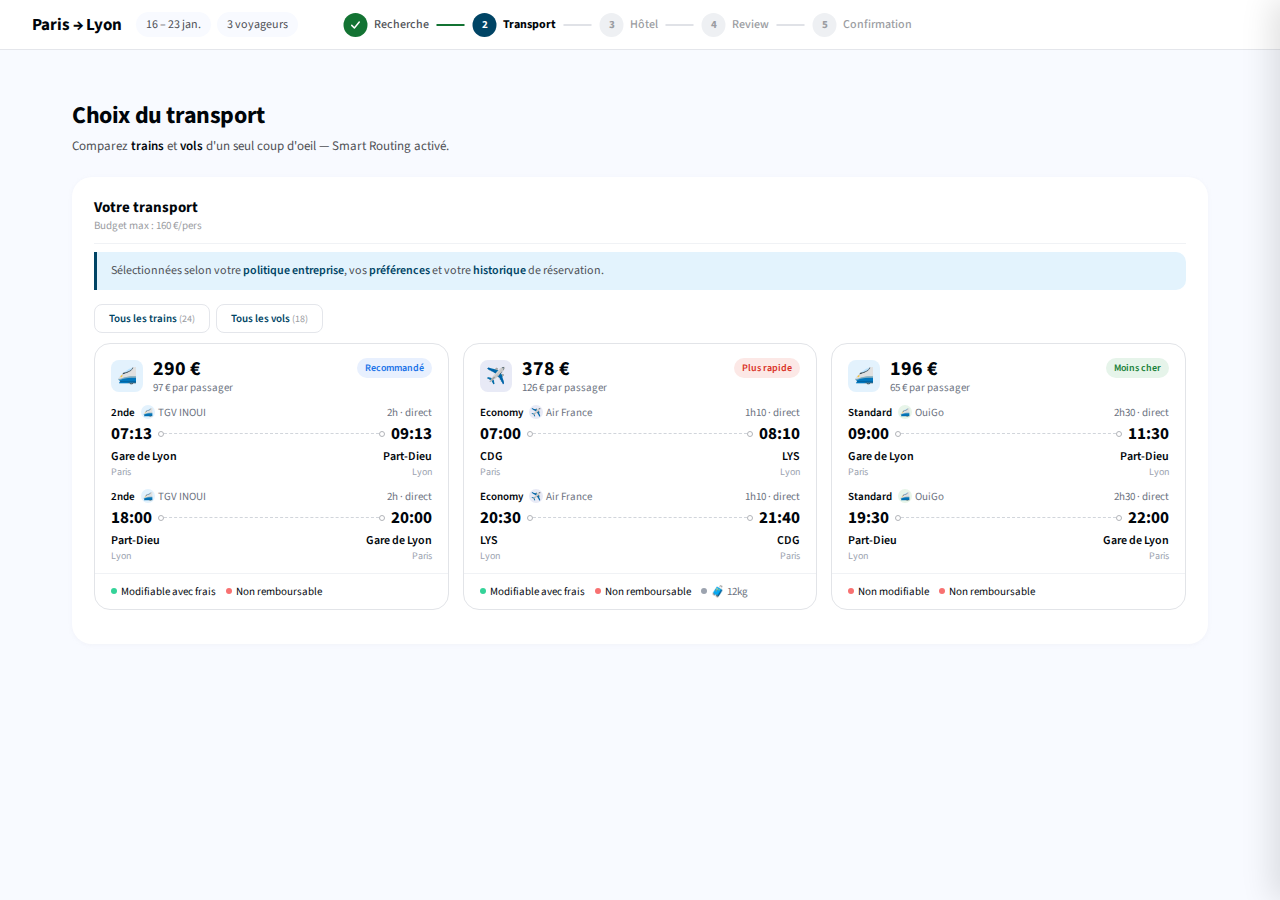
<file: index.html>
<!DOCTYPE html>
<html lang="fr">
<head>
<meta charset="UTF-8">
<meta name="viewport" content="width=device-width, initial-scale=1.0">
<title>V1 — Drawer Flow — Transport → Hôtel → Review & Options</title>
<link rel="stylesheet" href="v1-styles.css">
</head>
<body>

<!-- HEADER -->
<div class="header">
  <div class="header-left">
    <div class="header-destination">Paris → Lyon</div>
    <div class="header-pills">
      <span class="header-pill">16 – 23 jan.</span>
      <span class="header-pill">3 voyageurs</span>
    </div>
  </div>
  <div class="wf-stepper" id="stepper">
    <div class="wf-step done" id="st-search" onclick="goToStep('transport')">
      <div class="wf-step-circle"><svg width="12" height="12" viewBox="0 0 16 16" fill="none"><path d="M3 8.5L6.5 12L13 4" stroke="white" stroke-width="2" stroke-linecap="round" stroke-linejoin="round"/></svg></div>
      <span class="wf-step-label">Recherche</span>
    </div>
    <div class="wf-line done"></div>
    <div class="wf-step active" id="st-transport">
      <div class="wf-step-circle">2</div>
      <span class="wf-step-label">Transport</span>
    </div>
    <div class="wf-line" id="wf-line-2"></div>
    <div class="wf-step" id="st-hotel">
      <div class="wf-step-circle">3</div>
      <span class="wf-step-label">Hôtel</span>
    </div>
    <div class="wf-line" id="wf-line-3"></div>
    <div class="wf-step" id="st-recap">
      <div class="wf-step-circle">4</div>
      <span class="wf-step-label">Review</span>
    </div>
    <div class="wf-line" id="wf-line-4"></div>
    <div class="wf-step" id="st-confirm">
      <div class="wf-step-circle">5</div>
      <span class="wf-step-label">Confirmation</span>
    </div>
    <span class="stepper-total" id="stepper-total"></span>
  </div>
</div>

<!-- MOBILE STEPPER -->
<div class="mobile-stepper" id="mobile-stepper">
  <div class="ms-label" id="ms-label">Étape 2/5 · Transport</div>
  <div class="ms-dots">
    <div class="ms-dot done"></div>
    <div class="ms-dot active" id="ms-dot-2"></div>
    <div class="ms-dot" id="ms-dot-3"></div>
    <div class="ms-dot" id="ms-dot-4"></div>
    <div class="ms-dot" id="ms-dot-5"></div>
  </div>
</div>


<div class="main">

  <!-- ================================================ -->
  <!-- STEP 1: TRANSPORT (flat scroll — no browse/detail)-->
  <!-- ================================================ -->
  <div class="step-content active" id="step-transport">
    <div class="step-inner">

      <!-- Hero (D-style) -->
      <div class="d-hero">
        <div class="d-hero-title">Choix du transport</div>
        <div class="d-hero-sub">Comparez <strong>trains</strong> et <strong>vols</strong> d'un seul coup d'oeil — Smart Routing activé.</div>
      </div>

      <!-- ============================================ -->
      <!-- VIEW 1: RECO ZONE (default, visible)        -->
      <!-- ============================================ -->
      <div id="view-recos">
      <div class="d-reco-zone" id="d-reco-zone">
        <div class="d-reco-zone-header">
          <div>
            <div class="d-reco-zone-title">Votre transport</div>
            <div class="d-reco-zone-budget">Budget max : 160 €/pers</div>
          </div>
        </div>
        <div class="d-reco-zone-hint">Sélectionnées selon votre <strong>politique entreprise</strong>, vos <strong>préférences</strong> et votre <strong>historique</strong> de réservation.</div>
        <div class="d-reco-see-all">
          <button class="d-see-all-btn" onclick="showAllView('trains')">Tous les trains <span class="d-see-all-count">(24)</span></button>
          <button class="d-see-all-btn" onclick="showAllView('flights')">Tous les vols <span class="d-see-all-count">(18)</span></button>
        </div>

        <div class="d-reco-grid">
          <!-- Reco 1: TGV INOUI -->
          <div class="d-reco-card" data-id="train1" onclick="toggleRecoDetail('train1')">
            <div class="rc-header">
              <div class="rc-header-left">
                <div class="rc-icon train">🚄</div>
                <div class="rc-price-block">
                  <div class="rc-price">290 €</div>
                  <div class="rc-price-pax">97 € par passager</div>
                </div>
              </div>
              <span class="rc-tag rc-tag-info">Recommandé</span>
            </div>
            <div class="rc-summary">
              <div class="rc-sum-line"><span class="rc-sum-label">TGV INOUI · 2nde</span></div>
              <div class="rc-sum-line"><span class="rc-sum-dir">A</span> 07:13 → 09:13 <span class="rc-sum-dur">2h</span></div>
              <div class="rc-sum-line"><span class="rc-sum-dir">R</span> 18:00 → 20:00 <span class="rc-sum-dur">2h</span></div>
            </div>
            <div class="rc-content">
              <!-- Leg 1: Aller -->
              <div class="rc-leg">
                <div class="rc-leg-meta">
                  <span class="rc-class">2nde</span>
                  <span class="rc-operator"><span class="rc-op-dot" style="background:#e3f2fd">🚄</span> TGV INOUI</span>
                  <span class="rc-duration">2h · direct</span>
                </div>
                <div class="rc-route">
                  <div class="rc-time">07:13</div>
                  <div class="rc-track"><span class="rc-dot"></span><span class="rc-line"></span><span class="rc-dot"></span></div>
                  <div class="rc-time">09:13</div>
                </div>
                <div class="rc-stations">
                  <div class="rc-station"><div class="rc-station-name">Gare de Lyon</div><div class="rc-station-city">Paris</div></div>
                  <div class="rc-station rc-station-end"><div class="rc-station-name">Part-Dieu</div><div class="rc-station-city">Lyon</div></div>
                </div>
              </div>
              <!-- Leg 2: Retour -->
              <div class="rc-leg">
                <div class="rc-leg-meta">
                  <span class="rc-class">2nde</span>
                  <span class="rc-operator"><span class="rc-op-dot" style="background:#e3f2fd">🚄</span> TGV INOUI</span>
                  <span class="rc-duration">2h · direct</span>
                </div>
                <div class="rc-route">
                  <div class="rc-time">18:00</div>
                  <div class="rc-track"><span class="rc-dot"></span><span class="rc-line"></span><span class="rc-dot"></span></div>
                  <div class="rc-time">20:00</div>
                </div>
                <div class="rc-stations">
                  <div class="rc-station"><div class="rc-station-name">Part-Dieu</div><div class="rc-station-city">Lyon</div></div>
                  <div class="rc-station rc-station-end"><div class="rc-station-name">Gare de Lyon</div><div class="rc-station-city">Paris</div></div>
                </div>
              </div>
            </div>
            <div class="rc-footer">
              <div class="rc-conditions">
                <span class="rc-cond rc-cond-yes">Modifiable avec frais</span>
                <span class="rc-cond rc-cond-no">Non remboursable</span>
              </div>

            </div>
          </div>
          <!-- Reco 2: Air France -->
          <div class="d-reco-card" data-id="flight1" onclick="toggleRecoDetail('flight1')">
            <div class="rc-header">
              <div class="rc-header-left">
                <div class="rc-icon flight">✈️</div>
                <div class="rc-price-block">
                  <div class="rc-price">378 €</div>
                  <div class="rc-price-pax">126 € par passager</div>
                </div>
              </div>
              <span class="rc-tag rc-tag-fast">Plus rapide</span>
            </div>
            <div class="rc-summary">
              <div class="rc-sum-line"><span class="rc-sum-label">Air France · Economy Light</span></div>
              <div class="rc-sum-line"><span class="rc-sum-dir">A</span> 07:00 → 08:10 <span class="rc-sum-dur">1h10</span></div>
              <div class="rc-sum-line"><span class="rc-sum-dir">R</span> 20:30 → 21:40 <span class="rc-sum-dur">1h10</span></div>
            </div>
            <div class="rc-content">
              <!-- Leg 1: Aller -->
              <div class="rc-leg">
                <div class="rc-leg-meta">
                  <span class="rc-class">Economy</span>
                  <span class="rc-operator"><span class="rc-op-dot" style="background:#e8eaf6">✈️</span> Air France</span>
                  <span class="rc-duration">1h10 · direct</span>
                </div>
                <div class="rc-route">
                  <div class="rc-time">07:00</div>
                  <div class="rc-track"><span class="rc-dot"></span><span class="rc-line"></span><span class="rc-dot"></span></div>
                  <div class="rc-time">08:10</div>
                </div>
                <div class="rc-stations">
                  <div class="rc-station"><div class="rc-station-name">CDG</div><div class="rc-station-city">Paris</div></div>
                  <div class="rc-station rc-station-end"><div class="rc-station-name">LYS</div><div class="rc-station-city">Lyon</div></div>
                </div>
              </div>
              <!-- Leg 2: Retour -->
              <div class="rc-leg">
                <div class="rc-leg-meta">
                  <span class="rc-class">Economy</span>
                  <span class="rc-operator"><span class="rc-op-dot" style="background:#e8eaf6">✈️</span> Air France</span>
                  <span class="rc-duration">1h10 · direct</span>
                </div>
                <div class="rc-route">
                  <div class="rc-time">20:30</div>
                  <div class="rc-track"><span class="rc-dot"></span><span class="rc-line"></span><span class="rc-dot"></span></div>
                  <div class="rc-time">21:40</div>
                </div>
                <div class="rc-stations">
                  <div class="rc-station"><div class="rc-station-name">LYS</div><div class="rc-station-city">Lyon</div></div>
                  <div class="rc-station rc-station-end"><div class="rc-station-name">CDG</div><div class="rc-station-city">Paris</div></div>
                </div>
              </div>
            </div>
            <div class="rc-footer">
              <div class="rc-conditions">
                <span class="rc-cond rc-cond-yes">Modifiable avec frais</span>
                <span class="rc-cond rc-cond-no">Non remboursable</span>
                <span class="rc-cond rc-cond-neutral">🧳 12kg</span>
              </div>

            </div>
          </div>
          <!-- Reco 3: OuiGo -->
          <div class="d-reco-card" data-id="train2" onclick="toggleRecoDetail('train2')">
            <div class="rc-header">
              <div class="rc-header-left">
                <div class="rc-icon train">🚄</div>
                <div class="rc-price-block">
                  <div class="rc-price">196 €</div>
                  <div class="rc-price-pax">65 € par passager</div>
                </div>
              </div>
              <span class="rc-tag rc-tag-success">Moins cher</span>
            </div>
            <div class="rc-summary">
              <div class="rc-sum-line"><span class="rc-sum-label">OuiGo · Standard</span></div>
              <div class="rc-sum-line"><span class="rc-sum-dir">A</span> 09:00 → 11:30 <span class="rc-sum-dur">2h30</span></div>
              <div class="rc-sum-line"><span class="rc-sum-dir">R</span> 19:30 → 22:00 <span class="rc-sum-dur">2h30</span></div>
            </div>
            <div class="rc-content">
              <!-- Leg 1: Aller -->
              <div class="rc-leg">
                <div class="rc-leg-meta">
                  <span class="rc-class">Standard</span>
                  <span class="rc-operator"><span class="rc-op-dot" style="background:#e8f5e9">🚄</span> OuiGo</span>
                  <span class="rc-duration">2h30 · direct</span>
                </div>
                <div class="rc-route">
                  <div class="rc-time">09:00</div>
                  <div class="rc-track"><span class="rc-dot"></span><span class="rc-line"></span><span class="rc-dot"></span></div>
                  <div class="rc-time">11:30</div>
                </div>
                <div class="rc-stations">
                  <div class="rc-station"><div class="rc-station-name">Gare de Lyon</div><div class="rc-station-city">Paris</div></div>
                  <div class="rc-station rc-station-end"><div class="rc-station-name">Part-Dieu</div><div class="rc-station-city">Lyon</div></div>
                </div>
              </div>
              <!-- Leg 2: Retour -->
              <div class="rc-leg">
                <div class="rc-leg-meta">
                  <span class="rc-class">Standard</span>
                  <span class="rc-operator"><span class="rc-op-dot" style="background:#e8f5e9">🚄</span> OuiGo</span>
                  <span class="rc-duration">2h30 · direct</span>
                </div>
                <div class="rc-route">
                  <div class="rc-time">19:30</div>
                  <div class="rc-track"><span class="rc-dot"></span><span class="rc-line"></span><span class="rc-dot"></span></div>
                  <div class="rc-time">22:00</div>
                </div>
                <div class="rc-stations">
                  <div class="rc-station"><div class="rc-station-name">Part-Dieu</div><div class="rc-station-city">Lyon</div></div>
                  <div class="rc-station rc-station-end"><div class="rc-station-name">Gare de Lyon</div><div class="rc-station-city">Paris</div></div>
                </div>
              </div>
            </div>
            <div class="rc-footer">
              <div class="rc-conditions">
                <span class="rc-cond rc-cond-no">Non modifiable</span>
                <span class="rc-cond rc-cond-no">Non remboursable</span>
              </div>

            </div>
          </div>
        </div><!-- /d-reco-grid -->

        <!-- Detail zone: always below all 3 cards — content injected by toggleRecoDetail() -->
        <div class="d-reco-detail-zone" id="reco-detail-zone">
          <div class="d-reco-inline-detail" id="reco-detail-train1" style="display:none"></div>
          <div class="d-reco-inline-detail" id="reco-detail-flight1" style="display:none"></div>
          <div class="d-reco-inline-detail" id="reco-detail-train2" style="display:none"></div>
        </div><!-- /d-reco-detail-zone -->

      </div><!-- /d-reco-zone -->
      </div><!-- /view-recos -->

      <!-- ============================================ -->
      <!-- VIEW 2: ALL TRAINS (master-detail, hidden)   -->
      <!-- ============================================ -->
      <div id="view-all-trains" style="display:none">
        <div class="md-nav-bar">
          <a href="#" class="md-back" onclick="showRecoView(); return false">← Recos</a>
          <div class="md-nav-chips" id="md-context-trains-out">
            <span class="d-ctx-chip">Paris GdL <span class="d-ctx-chevron">›</span></span>
            <span class="d-ctx-sep">→</span>
            <span class="d-ctx-chip">Lyon P-D <span class="d-ctx-chevron">›</span></span>
            <span class="d-ctx-dot">·</span>
            <span class="d-ctx-chip">16 jan. → 23 jan. <span class="d-ctx-chevron">›</span></span>
            <span class="d-ctx-dot">·</span>
            <span class="d-ctx-static">3 voy.</span>
          </div>
          <div class="md-nav-chips" id="md-context-trains-ret" style="display:none">
            <span class="d-ctx-chip">Lyon P-D <span class="d-ctx-chevron">›</span></span>
            <span class="d-ctx-sep">→</span>
            <span class="d-ctx-chip">Paris GdL <span class="d-ctx-chevron">›</span></span>
            <span class="d-ctx-dot">·</span>
            <span class="d-ctx-chip">23 jan. <span class="d-ctx-chevron">›</span></span>
            <span class="d-ctx-dot">·</span>
            <span class="d-ctx-static">3 voy.</span>
          </div>
          <button class="md-switch-btn" onclick="showAllView('flights')">Voir les vols →</button>
        </div>
        <div class="md-phase-bar" id="md-guidance-trains">
          <span class="md-phase-title" id="md-stepper-instruction">Choix de l'aller</span>
          <span class="md-phase-leg" id="md-leg-summary" style="display:none">
            <svg width="14" height="14" viewBox="0 0 16 16" fill="none" style="flex-shrink:0"><circle cx="8" cy="8" r="7" fill="var(--color-positive)"/><path d="M5 8L7.2 10.2L11 5.8" stroke="#fff" stroke-width="1.3" stroke-linecap="round" stroke-linejoin="round"/></svg>
            <span id="md-leg-summary-text"></span>
            <button class="md-phase-edit" type="button" onclick="resetMdTrainOutbound()">Modifier</button>
          </span>
        </div>
        <div class="md-info-bar">Les trains complets ne sont pas affichés.</div>
        <div class="md-layout">
          <div class="md-list" id="md-train-list">
            <!-- Outbound trains -->
            <div id="md-train-outbound-list">
            <button class="md-page-btn" onclick="return false">← Trains précédents <span class="md-page-hint">avant 07:00</span></button>
            <div class="list-card" data-id="train1" onclick="selectMdItem('trains','train1-out')">
              <div class="lc-legs">
                <div class="lc-leg-header"><div class="lc-operator"><div class="lc-op-dot" style="background:#e3f2fd">🚄</div><span class="lc-op-name">TGV INOUI</span></div><span class="lc-duration">2h · direct</span></div>
                <div class="lc-leg-body"><span class="lc-time">07:13</span><div class="lc-line"></div><span class="lc-time">09:13</span></div>
                <div class="lc-leg-footer">Paris Gare de Lyon → Lyon Part-Dieu</div>
                <div class="lc-card-meta"><span class="tag tag-info">Recommandé</span><span class="amenity-yes">Modifiable avec frais</span><span class="amenity-no">Non remboursable</span></div>
              </div>
              <div class="lc-classes"><div class="lc-class-box" onclick="event.stopPropagation(); selectMdItem('trains','train1-out')"><div class="lc-class-name">2nde classe</div><div class="lc-class-price">97 €</div></div><div class="lc-class-box" onclick="event.stopPropagation(); selectMdItem('trains','train1-out-1ere')"><div class="lc-class-name">1ère classe</div><div class="lc-class-price">153 €</div></div></div>
            </div>
            <div class="list-card" data-id="train2" onclick="selectMdItem('trains','train2-out')">
              <div class="lc-legs">
                <div class="lc-leg-header"><div class="lc-operator"><div class="lc-op-dot" style="background:#e8f5e9">🚄</div><span class="lc-op-name">OuiGo</span></div><span class="lc-duration">2h30 · direct</span></div>
                <div class="lc-leg-body"><span class="lc-time">09:00</span><div class="lc-line"></div><span class="lc-time">11:30</span></div>
                <div class="lc-leg-footer">Paris Gare de Lyon → Lyon Part-Dieu</div>
                <div class="lc-card-meta"><span class="tag tag-success">Moins cher</span></div>
              </div>
              <div class="lc-classes"><div class="lc-class-box"><div class="lc-class-name">Standard</div><div class="lc-class-price">65 €</div></div></div>
            </div>
            <div class="list-card" data-id="train3" onclick="selectMdItem('trains','train3-out')">
              <div class="lc-legs">
                <div class="lc-leg-header"><div class="lc-operator"><div class="lc-op-dot" style="background:#e3f2fd">🚄</div><span class="lc-op-name">TGV INOUI</span></div><span class="lc-duration">2h · direct</span></div>
                <div class="lc-leg-body"><span class="lc-time">08:30</span><div class="lc-line"></div><span class="lc-time">10:30</span></div>
                <div class="lc-leg-footer">Paris Gare de Lyon → Lyon Part-Dieu</div>
                <div class="lc-card-meta"><span class="amenity-yes">Modifiable sans frais</span><span class="amenity-yes">Remboursable avec frais</span></div>
              </div>
              <div class="lc-classes"><div class="lc-class-box" onclick="event.stopPropagation(); selectMdItem('trains','train3-out')"><div class="lc-class-name">2nde classe</div><div class="lc-class-price">106 €</div></div><div class="lc-class-box" onclick="event.stopPropagation(); selectMdItem('trains','train3-out-1ere')"><div class="lc-class-name">1ère classe</div><div class="lc-class-price">165 €</div></div></div>
            </div>
            <div class="list-card" data-id="train4" onclick="selectMdItem('trains','train4-out')">
              <div class="lc-legs">
                <div class="lc-leg-header"><div class="lc-operator"><div class="lc-op-dot" style="background:#e3f2fd">🚄</div><span class="lc-op-name">TGV INOUI</span></div><span class="lc-duration">2h · direct</span></div>
                <div class="lc-leg-body"><span class="lc-time">10:00</span><div class="lc-line"></div><span class="lc-time">12:00</span></div>
                <div class="lc-leg-footer">Paris Gare de Lyon → Lyon Part-Dieu</div>
                <div class="lc-card-meta"><span class="amenity-yes">Modifiable avec frais</span><span class="amenity-no">Non remboursable</span></div>
              </div>
              <div class="lc-classes"><div class="lc-class-box" onclick="event.stopPropagation(); selectMdItem('trains','train4-out')"><div class="lc-class-name">2nde classe</div><div class="lc-class-price">82 €</div></div><div class="lc-class-box" onclick="event.stopPropagation(); selectMdItem('trains','train4-out-1ere')"><div class="lc-class-name">1ère classe</div><div class="lc-class-price">138 €</div></div></div>
            </div>
            <div class="list-card" data-id="train5" onclick="selectMdItem('trains','train5-out')">
              <div class="lc-legs">
                <div class="lc-leg-header"><div class="lc-operator"><div class="lc-op-dot" style="background:#e8f5e9">🚄</div><span class="lc-op-name">OuiGo</span></div><span class="lc-duration">2h30 · direct</span></div>
                <div class="lc-leg-body"><span class="lc-time">11:30</span><div class="lc-line"></div><span class="lc-time">14:00</span></div>
                <div class="lc-leg-footer">Paris Gare de Lyon → Lyon Perrache</div>
                <div class="lc-card-meta"><span class="tag tag-success">Moins cher</span></div>
              </div>
              <div class="lc-classes"><div class="lc-class-box"><div class="lc-class-name">Standard</div><div class="lc-class-price">59 €</div></div></div>
            </div>
            <div class="list-card" data-id="train6" onclick="selectMdItem('trains','train6-out')">
              <div class="lc-legs">
                <div class="lc-leg-header"><div class="lc-operator"><div class="lc-op-dot" style="background:#e3f2fd">🚄</div><span class="lc-op-name">TGV INOUI</span></div><span class="lc-duration">2h · direct</span></div>
                <div class="lc-leg-body"><span class="lc-time">14:00</span><div class="lc-line"></div><span class="lc-time">16:00</span></div>
                <div class="lc-leg-footer">Paris Gare de Lyon → Lyon Part-Dieu</div>
                <div class="lc-card-meta"><span class="amenity-yes">Modifiable sans frais</span><span class="amenity-yes">Remboursable avec frais</span></div>
              </div>
              <div class="lc-classes"><div class="lc-class-box" onclick="event.stopPropagation(); selectMdItem('trains','train6-out')"><div class="lc-class-name">2nde classe</div><div class="lc-class-price">119 €</div></div><div class="lc-class-box" onclick="event.stopPropagation(); selectMdItem('trains','train6-out-1ere')"><div class="lc-class-name">1ère classe</div><div class="lc-class-price">185 €</div></div></div>
            </div>
            <div class="list-card" data-id="train7" onclick="selectMdItem('trains','train7-out')">
              <div class="lc-legs">
                <div class="lc-leg-header"><div class="lc-operator"><div class="lc-op-dot" style="background:#e8f5e9">🚄</div><span class="lc-op-name">OuiGo</span></div><span class="lc-duration">2h30 · direct</span></div>
                <div class="lc-leg-body"><span class="lc-time">15:30</span><div class="lc-line"></div><span class="lc-time">18:00</span></div>
                <div class="lc-leg-footer">Paris Gare de Lyon → Lyon Part-Dieu</div>
                <div class="lc-card-meta"><span class="tag tag-success">Eco</span></div>
              </div>
              <div class="lc-classes"><div class="lc-class-box"><div class="lc-class-name">Standard</div><div class="lc-class-price">70 €</div></div></div>
            </div>
            <button class="md-page-btn" onclick="return false">Trains suivants → <span class="md-page-hint">après 15:30</span></button>
            </div>
            <!-- Return trains (hidden) -->
            <div id="md-train-return-list" style="display:none">
            <button class="md-page-btn" onclick="return false">← Trains précédents <span class="md-page-hint">avant 17:00</span></button>
            <div class="list-card" data-id="trainR1" onclick="selectMdItem('trains','train1-ret')">
              <div class="lc-legs">
                <div class="lc-leg-header"><div class="lc-operator"><div class="lc-op-dot" style="background:#e3f2fd">🚄</div><span class="lc-op-name">TGV INOUI</span></div><span class="lc-duration">2h · direct</span></div>
                <div class="lc-leg-body"><span class="lc-time">17:00</span><div class="lc-line"></div><span class="lc-time">19:00</span></div>
                <div class="lc-leg-footer">Lyon Part-Dieu → Paris Gare de Lyon</div>
                <div class="lc-card-meta"><span class="tag tag-info">Recommandé</span><span class="amenity-yes">Modifiable avec frais</span></div>
              </div>
              <div class="lc-classes"><div class="lc-class-box" onclick="event.stopPropagation(); selectMdItem('trains','train1-ret')"><div class="lc-class-name">2nde classe</div><div class="lc-class-price">97 €</div></div><div class="lc-class-box" onclick="event.stopPropagation(); selectMdItem('trains','train1-ret-1ere')"><div class="lc-class-name">1ère classe</div><div class="lc-class-price">153 €</div></div></div>
            </div>
            <div class="list-card" data-id="trainR2" onclick="selectMdItem('trains','train2-ret')">
              <div class="lc-legs">
                <div class="lc-leg-header"><div class="lc-operator"><div class="lc-op-dot" style="background:#e3f2fd">🚄</div><span class="lc-op-name">TGV INOUI</span></div><span class="lc-duration">2h · direct</span></div>
                <div class="lc-leg-body"><span class="lc-time">18:00</span><div class="lc-line"></div><span class="lc-time">20:00</span></div>
                <div class="lc-leg-footer">Lyon Part-Dieu → Paris Gare de Lyon</div>
                <div class="lc-card-meta"><span class="amenity-yes">Modifiable sans frais</span><span class="amenity-yes">Remboursable avec frais</span></div>
              </div>
              <div class="lc-classes"><div class="lc-class-box" onclick="event.stopPropagation(); selectMdItem('trains','train2-ret')"><div class="lc-class-name">2nde classe</div><div class="lc-class-price">106 €</div></div><div class="lc-class-box" onclick="event.stopPropagation(); selectMdItem('trains','train2-ret-1ere')"><div class="lc-class-name">1ère classe</div><div class="lc-class-price">165 €</div></div></div>
            </div>
            <div class="list-card" data-id="trainR3" onclick="selectMdItem('trains','train3-ret')">
              <div class="lc-legs">
                <div class="lc-leg-header"><div class="lc-operator"><div class="lc-op-dot" style="background:#e8f5e9">🚄</div><span class="lc-op-name">OuiGo</span></div><span class="lc-duration">2h30 · direct</span></div>
                <div class="lc-leg-body"><span class="lc-time">19:30</span><div class="lc-line"></div><span class="lc-time">22:00</span></div>
                <div class="lc-leg-footer">Lyon Part-Dieu → Paris Gare de Lyon</div>
                <div class="lc-card-meta"><span class="tag tag-success">Moins cher</span></div>
              </div>
              <div class="lc-classes"><div class="lc-class-box"><div class="lc-class-name">Standard</div><div class="lc-class-price">65 €</div></div></div>
            </div>
            <div class="list-card" data-id="trainR4" onclick="selectMdItem('trains','train4-ret')">
              <div class="lc-legs">
                <div class="lc-leg-header"><div class="lc-operator"><div class="lc-op-dot" style="background:#e3f2fd">🚄</div><span class="lc-op-name">TGV INOUI</span></div><span class="lc-duration">2h · direct</span></div>
                <div class="lc-leg-body"><span class="lc-time">19:00</span><div class="lc-line"></div><span class="lc-time">21:00</span></div>
                <div class="lc-leg-footer">Lyon Part-Dieu → Paris Gare de Lyon</div>
                <div class="lc-card-meta"><span class="amenity-yes">Modifiable avec frais</span></div>
              </div>
              <div class="lc-classes"><div class="lc-class-box" onclick="event.stopPropagation(); selectMdItem('trains','train4-ret')"><div class="lc-class-name">2nde classe</div><div class="lc-class-price">119 €</div></div><div class="lc-class-box" onclick="event.stopPropagation(); selectMdItem('trains','train4-ret-1ere')"><div class="lc-class-name">1ère classe</div><div class="lc-class-price">185 €</div></div></div>
            </div>
            <div class="list-card" data-id="trainR5" onclick="selectMdItem('trains','train5-ret')">
              <div class="lc-legs">
                <div class="lc-leg-header"><div class="lc-operator"><div class="lc-op-dot" style="background:#e8f5e9">🚄</div><span class="lc-op-name">OuiGo</span></div><span class="lc-duration">2h30 · direct</span></div>
                <div class="lc-leg-body"><span class="lc-time">20:30</span><div class="lc-line"></div><span class="lc-time">23:00</span></div>
                <div class="lc-leg-footer">Lyon Part-Dieu → Paris Gare de Lyon</div>
                <div class="lc-card-meta"><span class="tag tag-success">Eco</span></div>
              </div>
              <div class="lc-classes"><div class="lc-class-box"><div class="lc-class-name">Standard</div><div class="lc-class-price">59 €</div></div></div>
            </div>
            <button class="md-page-btn" onclick="return false">Trains suivants → <span class="md-page-hint">après 20:30</span></button>
            </div>
          </div>
          <div class="md-detail" id="md-train-detail">
            <div class="md-detail-placeholder">Sélectionnez un train pour voir les détails</div>
          </div>
        </div>
      </div><!-- /view-all-trains -->

      <!-- ============================================ -->
      <!-- VIEW 3: ALL FLIGHTS (master-detail, hidden)  -->
      <!-- ============================================ -->
      <div id="view-all-flights" style="display:none">
        <div class="md-nav-bar">
          <a href="#" class="md-back" onclick="showRecoView(); return false">← Recos</a>
          <div class="md-nav-chips">
            <span class="d-ctx-chip">PAR <span class="d-ctx-chevron">›</span></span>
            <span class="d-ctx-sep">→</span>
            <span class="d-ctx-chip">LYS <span class="d-ctx-chevron">›</span></span>
            <span class="d-ctx-dot">·</span>
            <span class="d-ctx-chip">16 jan. → 23 jan. <span class="d-ctx-chevron">›</span></span>
            <span class="d-ctx-dot">·</span>
            <span class="d-ctx-static">3 voy.</span>
          </div>
          <button class="md-switch-btn" onclick="showAllView('trains')">Voir les trains →</button>
        </div>
        <div class="d-hotel-filters-row" style="margin-bottom:8px">
          <div class="filter-chip sort-chip" id="flight-sort-chip" onclick="toggleSortDropdown()">
            <svg width="12" height="12" viewBox="0 0 16 16" fill="none" style="flex-shrink:0"><path d="M2 4h12M4 8h8M6 12h4" stroke="currentColor" stroke-width="1.5" stroke-linecap="round"/></svg>
            <span id="flight-sort-label">Pertinence</span>
            <span class="fc-chevron">›</span>
            <div class="sort-dropdown" id="sort-dropdown">
              <div class="sort-option active" data-sort="relevance" onclick="event.stopPropagation(); sortFlights('relevance')">Pertinence</div>
              <div class="sort-option" data-sort="departure" onclick="event.stopPropagation(); sortFlights('departure')">Heure de départ</div>
              <div class="sort-option" data-sort="arrival" onclick="event.stopPropagation(); sortFlights('arrival')">Heure d'arrivée</div>
              <div class="sort-option" data-sort="price" onclick="event.stopPropagation(); sortFlights('price')">Prix</div>
            </div>
          </div>
          <button class="d-filter-all-btn"><svg width="14" height="14" viewBox="0 0 16 16" fill="none"><path d="M1.5 2h13L9.5 8.5V13l-3 1.5V8.5L1.5 2z" stroke="currentColor" stroke-width="1.4" stroke-linejoin="round"/></svg> Tous les filtres</button>
          <div class="d-filter-chips-row">
            <div class="filter-chip">Prix <span class="fc-chevron">›</span></div>
            <div class="filter-chip">Durée <span class="fc-chevron">›</span></div>
            <div class="filter-chip">Escales <span class="fc-chevron">›</span></div>
            <div class="filter-chip">Compagnie <span class="fc-chevron">›</span></div>
            <div class="filter-chip">Bagages <span class="fc-chevron">›</span></div>
            <div class="filter-chip">Horaire <span class="fc-chevron">›</span></div>
          </div>
        </div>
        <div class="d-guidance" id="md-guidance-flights">
          <span>Vol <strong>aller-retour</strong> — prix affichés : tarif le moins cher par classe.</span>
          <button class="d-guidance-dismiss" onclick="this.closest('.d-guidance').style.display='none'">×</button>
        </div>
        <div class="md-layout">
          <div class="md-list" id="md-flight-list">
            <div class="list-card" data-id="flight1" onclick="selectMdItem('flights','flight1')">
              <div class="lc-legs">
                <div class="lc-leg-header"><div class="lc-operator"><div class="lc-op-dot" style="background:#e8eaf6">✈️</div><span class="lc-op-name">Air France</span></div><span class="lc-duration">1h10</span><span class="lc-class-label">· Economy</span></div>
                <div class="lc-leg-body"><span class="lc-time">07:00</span><div class="lc-line lc-line--flight"></div><span class="lc-time">08:10</span></div>
                <div class="lc-leg-footer"><span class="lc-iata">CDG</span> <span class="lc-airport-name">Paris CDG</span> → <span class="lc-iata">LYS</span> <span class="lc-airport-name">Lyon St-Exupéry</span></div>
                <div class="lc-leg-divider"></div>
                <div class="lc-leg-header"><div class="lc-operator"><div class="lc-op-dot" style="background:#e8eaf6">✈️</div><span class="lc-op-name">Air France</span></div><span class="lc-duration">1h10</span><span class="lc-class-label">· Economy</span></div>
                <div class="lc-leg-body"><span class="lc-time">20:30</span><div class="lc-line lc-line--flight"></div><span class="lc-time">21:40</span></div>
                <div class="lc-leg-footer"><span class="lc-iata">LYS</span> <span class="lc-airport-name">Lyon St-Exupéry</span> → <span class="lc-iata">CDG</span> <span class="lc-airport-name">Paris CDG</span></div>
              </div>
              <div class="lc-flight-aside">
                <div class="lc-flight-tags"><span class="tag tag-fast">Plus rapide</span></div>
                <div class="lc-flight-luggage"><span class="lc-flight-luggage-item"><span class="lc-flight-luggage-count">1</span>🧳</span><span class="lc-flight-luggage-item"><span class="lc-flight-luggage-count">1</span>🛄 23kg</span></div>
                <div class="lc-flight-price"><div class="lc-flight-price-total">126 €</div><div class="lc-flight-price-pax">42 € /pax</div></div>
              </div>
            </div>
            <div class="list-card" data-id="flight2" onclick="selectMdItem('flights','flight2')">
              <div class="lc-legs">
                <div class="lc-leg-header"><div class="lc-operator"><div class="lc-op-dot" style="background:#fff3e0">✈️</div><span class="lc-op-name">easyJet</span></div><span class="lc-duration">1h15</span><span class="lc-class-label">· Standard</span></div>
                <div class="lc-leg-body"><span class="lc-time">06:30</span><div class="lc-line lc-line--flight"></div><span class="lc-time">07:45</span></div>
                <div class="lc-leg-footer"><span class="lc-iata">ORY</span> <span class="lc-airport-name">Paris Orly</span> → <span class="lc-iata">LYS</span> <span class="lc-airport-name">Lyon St-Exupéry</span></div>
                <div class="lc-leg-divider"></div>
                <div class="lc-leg-header"><div class="lc-operator"><div class="lc-op-dot" style="background:#fff3e0">✈️</div><span class="lc-op-name">easyJet</span></div><span class="lc-duration">1h15</span><span class="lc-class-label">· Standard</span></div>
                <div class="lc-leg-body"><span class="lc-time">21:00</span><div class="lc-line lc-line--flight"></div><span class="lc-time">22:15</span></div>
                <div class="lc-leg-footer"><span class="lc-iata">LYS</span> <span class="lc-airport-name">Lyon St-Exupéry</span> → <span class="lc-iata">ORY</span> <span class="lc-airport-name">Paris Orly</span></div>
              </div>
              <div class="lc-flight-aside">
                <div class="lc-flight-tags"><span class="tag tag-success">Moins cher</span></div>
                <div class="lc-flight-luggage"><span class="lc-flight-luggage-item"><span class="lc-flight-luggage-count">1</span>🧳 12kg</span></div>
                <div class="lc-flight-price"><div class="lc-flight-price-total">104 €</div><div class="lc-flight-price-pax">35 € /pax</div></div>
              </div>
            </div>
            <div class="list-card" data-id="flight3" onclick="selectMdItem('flights','flight3')">
              <div class="lc-legs">
                <div class="lc-leg-header"><div class="lc-operator"><div class="lc-op-dot" style="background:#e8eaf6">✈️</div><span class="lc-op-name">Air France</span></div><span class="lc-duration">1h10</span><span class="lc-class-label">· Economy</span></div>
                <div class="lc-leg-body"><span class="lc-time">12:00</span><div class="lc-line lc-line--flight"></div><span class="lc-time">13:10</span></div>
                <div class="lc-leg-footer"><span class="lc-iata">CDG</span> <span class="lc-airport-name">Paris CDG</span> → <span class="lc-iata">LYS</span> <span class="lc-airport-name">Lyon St-Exupéry</span></div>
                <div class="lc-leg-divider"></div>
                <div class="lc-leg-header"><div class="lc-operator"><div class="lc-op-dot" style="background:#e8eaf6">✈️</div><span class="lc-op-name">Air France</span></div><span class="lc-duration">1h10</span><span class="lc-class-label">· Economy</span></div>
                <div class="lc-leg-body"><span class="lc-time">19:00</span><div class="lc-line lc-line--flight"></div><span class="lc-time">20:10</span></div>
                <div class="lc-leg-footer"><span class="lc-iata">LYS</span> <span class="lc-airport-name">Lyon St-Exupéry</span> → <span class="lc-iata">CDG</span> <span class="lc-airport-name">Paris CDG</span></div>
                <div class="lc-card-meta"><span class="amenity-yes">Modifiable sans frais</span><span class="amenity-yes">Remboursable en avoir</span></div>
              </div>
              <div class="lc-flight-aside">
                <div class="lc-flight-tags"><span class="tag tag-danger">Hors budget</span></div>
                <div class="lc-flight-luggage"><span class="lc-flight-luggage-item"><span class="lc-flight-luggage-count">1</span>🧳</span><span class="lc-flight-luggage-item"><span class="lc-flight-luggage-count">1</span>🛄 23kg</span></div>
                <div class="lc-flight-price"><div class="lc-flight-price-total">151 €</div><div class="lc-flight-price-pax">50 € /pax</div></div>
              </div>
            </div>
          </div>
          <div class="md-detail" id="md-flight-detail">
            <div class="md-detail-placeholder">Sélectionnez un vol pour voir les détails</div>
          </div>
        </div>
      </div><!-- /view-all-flights -->

    </div>
  </div>

  <!-- ================================================ -->
  <!-- STEP 2: HOTEL (split view: list + map)           -->
  <!-- ================================================ -->
  <div class="step-content" id="step-hotel">
    <div class="hotel-split">
      <!-- Left: hotel list -->
      <div class="hotel-split-list">

        <!-- Transport recap (green confirmation bar) -->
        <div class="d-transport-recap" id="hotel-transport-summary">
          <span class="d-transport-recap-check">✓</span>
          <span class="d-transport-recap-text">Transport : <strong id="hts-label">TGV INOUI 7835 · 2nde Classe</strong></span>
          <span class="d-transport-recap-price" id="hts-price">290 €</span>
          <span class="d-transport-recap-edit" onclick="goToStep('transport')">Modifier</span>
        </div>

        <!-- Hotel hero (same pattern as transport) -->
        <div class="d-hero" style="display:flex;align-items:flex-start;justify-content:space-between;gap:16px">
          <div>
            <div class="d-hero-title">Choix de l'hébergement</div>
            <div class="d-hero-sub">Lyon · 7 nuitées · <strong>32 hôtels</strong> disponibles · budget max 150 €/nuit</div>
          </div>
          <button class="d-hotel-skip-btn" onclick="skipHotel()">Pas besoin d'hôtel →</button>
        </div>

        <!-- Hotel filters bar -->
        <div class="d-hotel-filters-row" style="margin-bottom:14px">
          <button class="d-filter-all-btn"><svg width="14" height="14" viewBox="0 0 16 16" fill="none"><path d="M1.5 2h13L9.5 8.5V13l-3 1.5V8.5L1.5 2z" stroke="currentColor" stroke-width="1.4" stroke-linejoin="round"/></svg> Tous les filtres</button>
          <div class="d-filter-chips-row">
            <div class="filter-chip">Prix <span class="fc-chevron">›</span></div>
            <div class="filter-chip">Budget <span class="fc-chevron">›</span></div>
            <div class="filter-chip">Repas <span class="fc-chevron">›</span></div>
            <div class="filter-chip">Lits <span class="fc-chevron">›</span></div>
            <div class="filter-chip">Étoiles <span class="fc-chevron">›</span></div>
            <div class="filter-chip">Chaîne <span class="fc-chevron">›</span></div>
            <div class="filter-chip">Conditions d'annulation <span class="fc-chevron">›</span></div>
          </div>
        </div>

        <!-- Recommandés -->
        <div class="d-divider-label"><span>Recommandés</span></div>
        <!-- Hotel cards: match HotelResultListCard layout -->
        <div class="hotel-list-card" data-id="hotel1" onclick="openDrawer('hotel1')">
          <div class="hlc-img">
            <div class="hlc-img-top">
              <div class="hlc-img-rating"><span class="hlc-img-rating-score">8.6</span><div class="hlc-img-rating-info"><span class="hlc-img-rating-label">Très bien</span><span class="hlc-img-rating-count">1 247 avis</span></div></div>
              <button class="hlc-fav" title="Ajouter aux favoris">♡</button>
            </div>
            <div class="hlc-img-bottom"><span class="tag tag-info" style="font-size:9px;padding:2px 6px">Recommandé</span></div>
          </div>
          <div class="hlc-body">
            <div class="hlc-top"><span class="hlc-name">Mercure Lyon Centre Château Perrache</span><span class="hlc-stars">★★★★</span></div>
            <div class="hlc-subtitle"><span class="hlc-chain">Mercure · Accor</span></div>
            <div class="hlc-location"><span class="hlc-location-icon">📍</span> 0.3 km de la destination</div>
            <div class="hlc-room">Chambre Double</div>
            <div class="hlc-features"><span class="hlc-feature-item">🛏️ Double</span><span class="hlc-feature-item">✓ Annulable</span><span class="hlc-feature-item">☕ PDJ inclus</span></div>
            <div class="hlc-price-block">
                            <div class="hlc-price-area"><div class="hlc-price">742 €</div><div class="hlc-price-detail">7 nuits, 106 € par nuit</div></div>
            </div>
          </div>
        </div>
        <div class="hotel-list-card" data-id="hotel2" onclick="openDrawer('hotel2')">
          <div class="hlc-img">
            <div class="hlc-img-top">
              <div class="hlc-img-rating"><span class="hlc-img-rating-score mid">7.8</span><div class="hlc-img-rating-info"><span class="hlc-img-rating-label">Bien</span><span class="hlc-img-rating-count">892 avis</span></div></div>
              <button class="hlc-fav" title="Ajouter aux favoris">♡</button>
            </div>
            <div class="hlc-img-bottom"><span class="tag tag-success" style="font-size:9px;padding:2px 6px">Moins cher</span></div>
          </div>
          <div class="hlc-body">
            <div class="hlc-top"><span class="hlc-name">Ibis Lyon Gare de la Part-Dieu</span><span class="hlc-stars">★★★</span></div>
            <div class="hlc-subtitle"><span class="hlc-chain">Ibis · Accor</span></div>
            <div class="hlc-location"><span class="hlc-location-icon">📍</span> 0.1 km de la destination</div>
            <div class="hlc-room">Chambre Double</div>
            <div class="hlc-features"><span class="hlc-feature-item">🛏️ Double</span><span class="hlc-feature-item">✓ Annulable</span></div>
            <div class="hlc-price-block">
                            <div class="hlc-price-area"><div class="hlc-price">518 €</div><div class="hlc-price-detail">7 nuits, 74 € par nuit</div></div>
            </div>
          </div>
        </div>
        <div class="hotel-list-card" data-id="hotel3" onclick="openDrawer('hotel3')">
          <div class="hlc-img">
            <div class="hlc-img-top">
              <div class="hlc-img-rating"><span class="hlc-img-rating-score high">8.9</span><div class="hlc-img-rating-info"><span class="hlc-img-rating-label">Superbe</span><span class="hlc-img-rating-count">2 103 avis</span></div></div>
              <button class="hlc-fav" title="Ajouter aux favoris">♡</button>
            </div>
            <div class="hlc-img-bottom"><span class="tag tag-fast" style="font-size:9px;padding:2px 6px">Populaire</span></div>
          </div>
          <div class="hlc-body">
            <div class="hlc-top"><span class="hlc-name">Novotel Lyon Confluence</span><span class="hlc-stars">★★★★</span></div>
            <div class="hlc-subtitle"><span class="hlc-chain">Novotel · Accor</span></div>
            <div class="hlc-location"><span class="hlc-location-icon">📍</span> 1.2 km de la destination</div>
            <div class="hlc-room">Chambre Queen</div>
            <div class="hlc-features"><span class="hlc-feature-item">🛏️ Queen</span><span class="hlc-feature-item">✓ Annulable</span><span class="hlc-feature-item">☕ PDJ inclus</span></div>
            <div class="hlc-price-block">
                            <div class="hlc-price-area"><div class="hlc-price">896 €</div><div class="hlc-price-detail">7 nuits, 128 € par nuit</div></div>
            </div>
          </div>
        </div>

        <!-- All hotels -->
        <div style="font-size:11px;font-weight:700;text-transform:uppercase;letter-spacing:0.5px;color:var(--text-muted);margin:12px 0 6px">Tous les hôtels</div>
        <div class="hotel-list-card" data-id="hotel4" onclick="openDrawer('hotel1')">
          <div class="hlc-img">
            <div class="hlc-img-top">
              <div class="hlc-img-rating"><span class="hlc-img-rating-score high">9.1</span><div class="hlc-img-rating-info"><span class="hlc-img-rating-label">Superbe</span><span class="hlc-img-rating-count">3 412 avis</span></div></div>
              <button class="hlc-fav" title="Ajouter aux favoris">♡</button>
            </div>
            <div class="hlc-img-bottom"><span class="tag tag-danger" style="font-size:9px;padding:2px 6px">Hors budget</span></div>
          </div>
          <div class="hlc-body">
            <div class="hlc-top"><span class="hlc-name">Crowne Plaza Lyon — Cité Internationale</span><span class="hlc-stars">★★★★★</span></div>
            <div class="hlc-subtitle"><span class="hlc-chain">Crowne Plaza · IHG</span></div>
            <div class="hlc-location"><span class="hlc-location-icon">📍</span> 0.8 km de la destination</div>
            <div class="hlc-room">Chambre King</div>
            <div class="hlc-features"><span class="hlc-feature-item">🛏️ King</span><span class="hlc-feature-item">✓ Annulable</span><span class="hlc-feature-item">🏊 Piscine</span></div>
            <div class="hlc-price-block">
                            <div class="hlc-price-area"><div class="hlc-price">1 540 €</div><div class="hlc-price-detail">7 nuits, 220 € par nuit</div></div>
            </div>
          </div>
        </div>
        <div class="hotel-list-card" data-id="hotel5" onclick="openDrawer('hotel2')">
          <div class="hlc-img">
            <div class="hlc-img-top">
              <div class="hlc-img-rating"><span class="hlc-img-rating-score mid">7.2</span><div class="hlc-img-rating-info"><span class="hlc-img-rating-label">Bien</span><span class="hlc-img-rating-count">645 avis</span></div></div>
              <button class="hlc-fav" title="Ajouter aux favoris">♡</button>
            </div>
            <div class="hlc-img-bottom"></div>
          </div>
          <div class="hlc-body">
            <div class="hlc-top"><span class="hlc-name">B&B Hotel Lyon Centre Part-Dieu</span><span class="hlc-stars">★★</span></div>
            <div class="hlc-subtitle"><span class="hlc-chain">B&B Hotels</span></div>
            <div class="hlc-location"><span class="hlc-location-icon">📍</span> 0.2 km de la destination</div>
            <div class="hlc-room">Chambre Double</div>
            <div class="hlc-features"><span class="hlc-feature-item">🛏️ Double</span><span class="hlc-feature-item hlc-feature-excluded">Non annulable</span></div>
            <div class="hlc-price-block">
                            <div class="hlc-price-area"><div class="hlc-price">462 €</div><div class="hlc-price-detail">7 nuits, 66 € par nuit</div></div>
            </div>
          </div>
        </div>
        <div class="hotel-list-card pagination-hidden" data-id="hotel6" onclick="openDrawer('hotel1')">
          <div class="hlc-img">
            <div class="hlc-img-top"><div class="hlc-img-rating"><span class="hlc-img-rating-score">8.4</span><div class="hlc-img-rating-info"><span class="hlc-img-rating-label">Très bien</span><span class="hlc-img-rating-count">1 876 avis</span></div></div><button class="hlc-fav">♡</button></div>
            <div class="hlc-img-bottom"></div>
          </div>
          <div class="hlc-body">
            <div class="hlc-top"><span class="hlc-name">Radisson Blu Lyon</span><span class="hlc-stars">★★★★</span></div>
            <div class="hlc-subtitle"><span class="hlc-chain">Radisson · Radisson Hotel Group</span></div>
            <div class="hlc-location"><span class="hlc-location-icon">📍</span> 0.9 km de la destination</div>
            <div class="hlc-room">Chambre Standard</div>
            <div class="hlc-features"><span class="hlc-feature-item">☕ PDJ inclus</span><span class="hlc-feature-item">🍽️ Restaurant</span></div>
            <div class="hlc-price-block"><div class="hlc-price-area"><div class="hlc-price">924 €</div><div class="hlc-price-detail">7 nuits, 132 € par nuit</div></div></div>
          </div>
        </div>
        <div class="hotel-list-card pagination-hidden" data-id="hotel7" onclick="openDrawer('hotel2')">
          <div class="hlc-img">
            <div class="hlc-img-top"><div class="hlc-img-rating"><span class="hlc-img-rating-score low">6.8</span><div class="hlc-img-rating-info"><span class="hlc-img-rating-label">Correct</span><span class="hlc-img-rating-count">412 avis</span></div></div><button class="hlc-fav">♡</button></div>
            <div class="hlc-img-bottom"></div>
          </div>
          <div class="hlc-body">
            <div class="hlc-top"><span class="hlc-name">Première Classe Lyon Centre</span><span class="hlc-stars">★★</span></div>
            <div class="hlc-subtitle"><span class="hlc-chain">Première Classe · Louvre Hotels</span></div>
            <div class="hlc-location"><span class="hlc-location-icon">📍</span> 0.5 km de la destination</div>
            <div class="hlc-room">Chambre Double</div>
            <div class="hlc-features"><span class="hlc-feature-item">🛏️ Double</span><span class="hlc-feature-item hlc-feature-excluded">Non annulable</span></div>
            <div class="hlc-price-block"><div class="hlc-price-area"><div class="hlc-price">385 €</div><div class="hlc-price-detail">7 nuits, 55 € par nuit</div></div></div>
          </div>
        </div>
        <div class="hotel-list-card pagination-hidden" data-id="hotel8" onclick="openDrawer('hotel3')">
          <div class="hlc-img">
            <div class="hlc-img-top"><div class="hlc-img-rating"><span class="hlc-img-rating-score">8.1</span><div class="hlc-img-rating-info"><span class="hlc-img-rating-label">Très bien</span><span class="hlc-img-rating-count">2 341 avis</span></div></div><button class="hlc-fav">♡</button></div>
            <div class="hlc-img-bottom"></div>
          </div>
          <div class="hlc-body">
            <div class="hlc-top"><span class="hlc-name">Mama Shelter Lyon</span><span class="hlc-stars">★★★</span></div>
            <div class="hlc-subtitle"><span class="hlc-chain">Mama Shelter</span></div>
            <div class="hlc-location"><span class="hlc-location-icon">📍</span> 1.5 km de la destination</div>
            <div class="hlc-room">Chambre Standard</div>
            <div class="hlc-features"><span class="hlc-feature-item">🍽️ Restaurant</span><span class="hlc-feature-item">✓ Annulable</span></div>
            <div class="hlc-price-block"><div class="hlc-price-area"><div class="hlc-price">679 €</div><div class="hlc-price-detail">7 nuits, 97 € par nuit</div></div></div>
          </div>
        </div>
        <div class="hotel-list-card pagination-hidden" data-id="hotel9" onclick="openDrawer('hotel1')">
          <div class="hlc-img">
            <div class="hlc-img-top"><div class="hlc-img-rating"><span class="hlc-img-rating-score high">9.3</span><div class="hlc-img-rating-info"><span class="hlc-img-rating-label">Exceptionnel</span><span class="hlc-img-rating-count">4 012 avis</span></div></div><button class="hlc-fav">♡</button></div>
            <div class="hlc-img-bottom"><span class="tag tag-danger" style="font-size:9px;padding:2px 6px">Hors budget</span></div>
          </div>
          <div class="hlc-body">
            <div class="hlc-top"><span class="hlc-name">Lyon Marriott Cité Internationale</span><span class="hlc-stars">★★★★★</span></div>
            <div class="hlc-subtitle"><span class="hlc-chain">Marriott International</span></div>
            <div class="hlc-location"><span class="hlc-location-icon">📍</span> 2 km de la destination</div>
            <div class="hlc-room">Chambre Deluxe King</div>
            <div class="hlc-features"><span class="hlc-feature-item">🛏️ King</span><span class="hlc-feature-item">🏊 Piscine</span><span class="hlc-feature-item">💆 Spa</span></div>
            <div class="hlc-price-block"><div class="hlc-price-area"><div class="hlc-price">1 680 €</div><div class="hlc-price-detail">7 nuits, 240 € par nuit</div></div></div>
          </div>
        </div>
        <div class="hotel-list-card pagination-hidden" data-id="hotel10" onclick="openDrawer('hotel2')">
          <div class="hlc-img">
            <div class="hlc-img-top"><div class="hlc-img-rating"><span class="hlc-img-rating-score mid">7.0</span><div class="hlc-img-rating-info"><span class="hlc-img-rating-label">Bien</span><span class="hlc-img-rating-count">328 avis</span></div></div><button class="hlc-fav">♡</button></div>
            <div class="hlc-img-bottom"></div>
          </div>
          <div class="hlc-body">
            <div class="hlc-top"><span class="hlc-name">Séjours & Affaires Saxe-Gambetta</span><span class="hlc-stars">★★</span></div>
            <div class="hlc-subtitle"><span class="hlc-chain">Séjours & Affaires</span></div>
            <div class="hlc-location"><span class="hlc-location-icon">📍</span> 0.6 km de la destination</div>
            <div class="hlc-room">Studio Kitchenette</div>
            <div class="hlc-features"><span class="hlc-feature-item">🧺 Kitchenette</span><span class="hlc-feature-item hlc-feature-excluded">Non annulable</span></div>
            <div class="hlc-price-block"><div class="hlc-price-area"><div class="hlc-price">434 €</div><div class="hlc-price-detail">7 nuits, 62 € par nuit</div></div></div>
          </div>
        </div>
        <button class="pagination-btn" onclick="loadMore('hotels')">Afficher les 5 hôtels suivants ▾ <span style="color:var(--text-muted);font-weight:400">(22 restants)</span></button>
      </div>

      <!-- Right: permanent map -->
      <div class="hotel-split-map">
        <div class="map-container">
          <div class="map-bg">
            <div class="map-bg-grid"></div>
            <div class="map-bg-road h" style="top:25%"></div>
            <div class="map-bg-road h" style="top:45%"></div>
            <div class="map-bg-road h" style="top:65%"></div>
            <div class="map-bg-road h" style="top:82%"></div>
            <div class="map-bg-road v" style="left:20%"></div>
            <div class="map-bg-road v" style="left:40%"></div>
            <div class="map-bg-road v" style="left:60%"></div>
            <div class="map-bg-road v" style="left:80%"></div>
            <div class="map-bg-park" style="top:8%;left:55%;width:100px;height:70px"></div>
            <div class="map-bg-park" style="top:70%;left:15%;width:60px;height:40px"></div>
            <div class="map-bg-water" style="top:55%;left:5%;width:140px;height:60px"></div>
          </div>
          <div class="map-center-marker">📍</div>
          <div class="map-pin active budget-ok" style="top:40%;left:38%" data-hotel="hotel1" onclick="openDrawer('hotel1')">106 €</div>
          <div class="map-pin budget-ok" style="top:30%;left:52%" data-hotel="hotel2" onclick="openDrawer('hotel2')">74 €</div>
          <div class="map-pin budget-ok" style="top:62%;left:32%" data-hotel="hotel3" onclick="openDrawer('hotel3')">128 €</div>
          <div class="map-pin budget-over" style="top:22%;left:65%" data-hotel="hotel4" onclick="openDrawer('hotel1')">220 €</div>
          <div class="map-pin budget-ok" style="top:48%;left:55%" data-hotel="hotel5" onclick="openDrawer('hotel2')">66 €</div>
          <div class="map-pin budget-ok" style="top:52%;left:25%" data-hotel="hotel6">132 €</div>
          <div class="map-pin budget-ok" style="top:72%;left:48%" data-hotel="hotel7">55 €</div>
          <div class="map-pin budget-ok" style="top:38%;left:78%" data-hotel="hotel8">97 €</div>
          <div class="map-label">📍 Lyon Part-Dieu · 32 hôtels</div>
        </div>
      </div>
    </div>
  </div>

  <!-- ================================================ -->
  <!-- STEP 3: RECAP (enriched)                         -->
  <!-- ================================================ -->
  <div class="step-content" id="step-recap">
    <div style="overflow-y:auto;height:100%">
      <div class="recap-view">
        <div class="recap-title">Review & Options</div>
        <div class="recap-subtitle">Paris → Lyon · 16 – 23 jan. 2025 · 3 voyageurs</div>

        <div class="guidance-card" id="guidance-review">
          <span class="guidance-card-text">Vérifiez les détails de votre voyage. Vous pouvez <strong>revenir modifier chaque élément</strong> via les boutons "Modifier".</span>
          <button class="guidance-card-dismiss" aria-label="Fermer" onclick="dismissGuidance('guidance-review')">×</button>
        </div>

        <div class="recap-card">
          <div class="recap-card-header">
            <div class="recap-card-title">🚄 Transport</div>
            <span class="recap-modify" onclick="goToStep('transport')">Modifier</span>
          </div>
          <div class="recap-row"><span id="recap-transport-name">TGV INOUI 7835 · 2nde Classe</span><span id="recap-transport-price">290 €</span></div>
          <div class="recap-row sub"><span>Aller : Ven. 16 jan. 07:13 → 09:13 · Retour : Ven. 23 jan. 18:00 → 20:00</span></div>
          <div class="recap-conditions"><span class="amenity-yes">Modifiable avec frais</span><span class="amenity-no">Non remboursable</span><span>🌿 2,4 kg CO2</span></div>
        </div>

        <div class="recap-card" id="recap-hotel-card">
          <div class="recap-card-header">
            <div class="recap-card-title">🏨 Hôtel</div>
            <span class="recap-modify" onclick="goToStep('hotel')">Modifier</span>
          </div>
          <div class="recap-row"><span id="recap-hotel-name">Mercure Lyon Centre · Standard Double</span><span id="recap-hotel-price">742 €</span></div>
          <div class="recap-row sub"><span>7 nuits · 106 €/nuit · Check-in 15h / Check-out 11h</span></div>
          <div class="recap-conditions"><span class="amenity-yes">✓ Annulation gratuite avant 8 jan.</span><span class="amenity-yes">✓ Petit-déjeuner inclus</span></div>
        </div>

        <div class="recap-card">
          <div class="recap-card-header">
            <div class="recap-card-title">💰 Total</div>
          </div>
          <div class="recap-row"><span>Transport (3 voyageurs)</span><span id="recap-t-price">290 €</span></div>
          <div class="recap-row"><span>Hôtel (7 nuits)</span><span id="recap-h-price">742 €</span></div>
          <div class="recap-row total"><span>Total voyage</span><span id="recap-total">1 032 €</span></div>
          <div style="margin-top:8px;font-size:11px;color:var(--text-muted)">Budget max : 1 530 € · Restant : 498 €</div>
          <div style="margin-top:4px;font-size:11px;color:var(--text-subtitle)">🌿 Total CO2 : 2,4 kg</div>
        </div>

        <div class="recap-cta">
          <button class="btn-primary" onclick="goToStep('confirmation')">Confirmer la réservation →</button>
        </div>
      </div>
    </div>
  </div>

  <!-- ================================================ -->
  <!-- STEP 4: CONFIRMATION (offer page)               -->
  <!-- ================================================ -->
  <div class="step-content" id="step-confirmation">
    <div class="step-inner" style="max-width:700px;margin:0 auto">
      <div style="text-align:center;padding:40px 0 24px">
        <div style="font-size:48px;margin-bottom:16px">✅</div>
        <div style="font-size:22px;font-weight:700;color:var(--text-primary);margin-bottom:8px">Réservation confirmée</div>
        <div style="font-size:13px;color:var(--text-subtitle)">Référence : <strong>FJ-2025-048392</strong></div>
        <div style="font-size:12px;color:var(--text-muted);margin-top:4px">Un e-mail de confirmation a été envoyé à l'ensemble des voyageurs.</div>
      </div>

      <div class="recap-card">
        <div class="recap-card-header"><div class="recap-card-title">📋 Récapitulatif</div></div>
        <div class="recap-row"><span>🚄 TGV INOUI 7835 · 2nde Classe</span><span>290 €</span></div>
        <div class="recap-row sub"><span>Aller : Ven. 16 jan. 07:13 → 09:13 · Retour : Ven. 23 jan. 18:00 → 20:00</span></div>
        <div class="recap-row" style="margin-top:8px"><span>🏨 Mercure Lyon Centre · Standard Double</span><span>742 €</span></div>
        <div class="recap-row sub"><span>7 nuits · 106 €/nuit · Check-in 15h / Check-out 11h</span></div>
        <div class="recap-row total" style="margin-top:12px"><span>Total voyage</span><span>1 032 €</span></div>
      </div>

      <div class="recap-card">
        <div class="recap-card-header"><div class="recap-card-title">👤 Voyageurs</div></div>
        <div class="recap-row"><span>1. Marie Dupont (organisateur)</span><span>marie.dupont@acme.fr</span></div>
        <div class="recap-row"><span>2. Jean Martin</span><span>jean.martin@acme.fr</span></div>
        <div class="recap-row"><span>3. Sophie Bernard</span><span>sophie.bernard@acme.fr</span></div>
      </div>

      <div class="recap-card">
        <div class="recap-card-header"><div class="recap-card-title">📄 Documents</div></div>
        <div style="display:flex;flex-direction:column;gap:8px;padding:4px 0">
          <div style="display:flex;align-items:center;gap:8px;font-size:12px"><span style="color:var(--text-tag-info)">📥</span> <a href="#" onclick="return false" style="color:var(--text-tag-info);text-decoration:underline">E-billets SNCF (3 voyageurs)</a></div>
          <div style="display:flex;align-items:center;gap:8px;font-size:12px"><span style="color:var(--text-tag-info)">📥</span> <a href="#" onclick="return false" style="color:var(--text-tag-info);text-decoration:underline">Confirmation hôtel Mercure</a></div>
          <div style="display:flex;align-items:center;gap:8px;font-size:12px"><span style="color:var(--text-tag-info)">📥</span> <a href="#" onclick="return false" style="color:var(--text-tag-info);text-decoration:underline">Facture proforma</a></div>
        </div>
      </div>

      <div style="text-align:center;padding:24px 0">
        <button class="btn-primary" onclick="alert('Retour au dashboard')">Retour au tableau de bord →</button>
        <div style="margin-top:12px;font-size:11px;color:var(--text-muted)">Besoin de modifier ? Contactez votre travel manager ou utilisez le self-service dans "Mes voyages".</div>
      </div>
    </div>
  </div>

</div><!-- /main -->

<!-- ================================================ -->
<!-- DRAWER (shared — slides in from right)           -->
<!-- ================================================ -->
<div class="drawer-overlay" id="drawer-overlay" onclick="closeDrawer()"></div>
<div class="detail-drawer" id="detail-drawer">
  <div class="drawer-header">
    <div class="drawer-title" id="drawer-title">Détail</div>
    <button class="drawer-close" onclick="closeDrawer()">✕</button>
  </div>
  <div class="drawer-body" id="drawer-body">
    <!-- Panels are injected/toggled by JS -->
  </div>
</div>

<!-- RECO CTA BAR (fixed bottom, shown when reco detail is open) -->
<div class="d-reco-cta-bar" id="reco-cta-bar">
  <div class="rcb-summary" id="rcb-summary"></div>
  <button class="btn-primary" id="rcb-btn" onclick="selectRecoFromBar()">Sélectionner ce transport →</button>
</div>

<!-- SELECTION FOOTER -->
<div class="selection-footer" id="selection-footer">
  <div class="sf-selection">
    <div class="sf-check">✓</div>
    <div>
      <div class="sf-name" id="sf-name">TGV INOUI 7835</div>
      <div class="sf-price" id="sf-price">290 €</div>
    </div>
  </div>
  <div class="sf-actions">
    <button class="btn-secondary" onclick="openDrawer(currentSelection.id)">Modifier</button>
    <button class="btn-primary" id="sf-continue" onclick="continueToNext()">Continuer →</button>
  </div>
</div>


<script src="v1-app.js"></script>
</body>
</html>
</file>
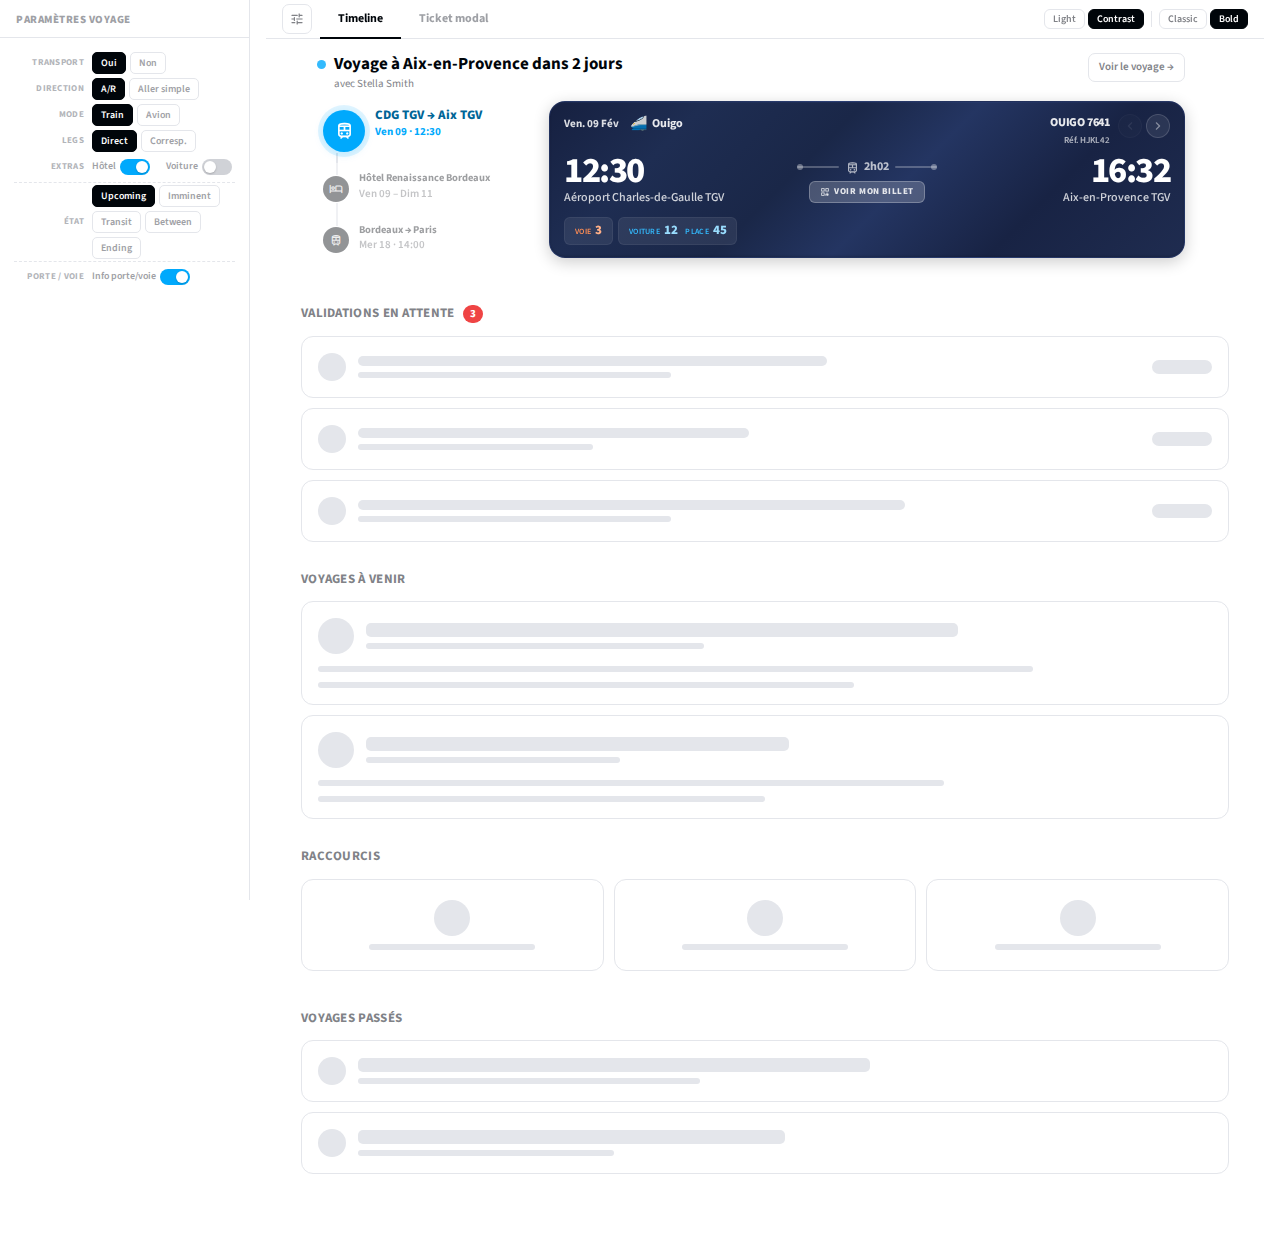
<file: next-trip.html>
<!DOCTYPE html>
<html lang="fr">
<head>
<meta charset="UTF-8">
<meta name="viewport" content="width=device-width, initial-scale=1.0, viewport-fit=cover">
<title>Next Trip Card — Proto V8</title>
<link href="https://fonts.googleapis.com/css2?family=Source+Sans+3:ital,wght@0,300;0,400;0,500;0,600;0,700;0,800;1,400&display=swap" rel="stylesheet">
<link href="https://fonts.googleapis.com/css2?family=Material+Symbols+Rounded:opsz,wght,FILL,GRAD@24,500,1,0" rel="stylesheet">
<style>
  :root {
    --font: 'Source Sans 3', 'Source Sans Pro', sans-serif;
    --black: #00050A; --white: #FFFFFF;
    --blue-50: #F2FBFF; --blue-75: #E5F8FF; --blue-100: #CCEEFE;
    --blue-200: #99DDFE; --blue-300: #66CBFD; --blue-400: #33BAFD;
    --blue-500: #00A9FC; --blue-600: #0087CA; --blue-700: #006597; --blue-800: #004465;
    --green-50: #F4FDFA; --green-100: #D3F7EC; --green-200: #A7EFD9;
    --green-500: #22D7A1; --green-600: #1BAC81; --green-700: #148161;
    --red-50: #FFF6F7; --red-100: #FFDADD; --red-400: #FF6C79; --red-500: #FF4757;
    --orange-50: #FFF4EE; --orange-100: #FFE8DD; --orange-500: #FF8D54; --orange-600: #CC7143;
    --yellow-50: #FFFCF2; --yellow-500: #FFBE00;
    --grey-50: #F8FAFF; --grey-75: #EEF0F5; --grey-100: #E4E6EB;
    --grey-200: #D0D2D7; --grey-300: #B2B4B9; --grey-400: #9EA0A5;
    --grey-500: #808287; --grey-600: #6C6E73; --grey-700: #4E5055;
    --grey-800: #3A3C41; --grey-900: #1C1E23;
    --radius-xs: 12px; --radius-sm: 24px; --radius-pill: 9999px;
    --stroke-sm: 1px; --stroke-md: 1.5px; --stroke-lg: 2.5px;
    --shadow-card: 4px 4px 16px rgba(228,230,235,0.4);
    --shadow-accent: 0 4px 20px rgba(0,169,252,0.15);
    --ease: cubic-bezier(0.4, 0, 0.2, 1);
  }
  *, *::before, *::after { box-sizing: border-box; margin: 0; padding: 0; }
  body { font-family: var(--font); background: var(--white); color: var(--black); line-height: 1.5; padding: 0 16px 16px; -webkit-font-smoothing: antialiased; }

  /* ===== Demo Controls ===== */
  .demo-controls { max-width: 960px; margin: 0 auto 12px; padding: 10px 14px; background: var(--white); border-radius: var(--radius-xs); border: var(--stroke-sm) solid var(--grey-100); display: flex; flex-wrap: wrap; gap: 5px; align-items: center; }
  .demo-controls label { font-size: 10px; font-weight: 700; color: var(--grey-500); text-transform: uppercase; letter-spacing: 0.5px; }
  .demo-controls button { padding: 3px 9px; border: var(--stroke-md) solid var(--grey-100); border-radius: 7px; background: var(--white); font-size: 10px; font-weight: 600; cursor: pointer; transition: all 0.15s; color: var(--grey-700); font-family: var(--font); }
  .demo-controls button:hover { background: var(--grey-50); border-color: var(--grey-200); }
  .demo-controls button.active { background: var(--black); color: var(--white); border-color: var(--black); }
  .demo-controls .sep { width: 1px; height: 18px; background: var(--grey-100); margin: 0 3px; }
  .demo-controls select { padding: 3px 7px; border: var(--stroke-md) solid var(--grey-100); border-radius: 7px; font-size: 10px; background: var(--white); color: var(--grey-700); font-family: var(--font); }

  /* ===== Trip Card shell ===== */
  #cards-container { max-width: 960px; margin: 0 auto; padding: 0 16px; position: relative; }
  .trip-card { max-width: 640px; background: none; border: none; border-radius: 0; overflow: visible; transition: all 0.3s var(--ease); box-shadow: none; }
  .trip-card:has(.stepper-bold) { max-width: 900px; }
  .card-inner { padding: 18px 22px 14px; }

  /* ===== Header ===== */
  .card-header { display: flex; justify-content: space-between; align-items: flex-start; gap: 12px; margin-bottom: 12px; }
  .header-left { flex: 1; min-width: 0; }
  .headline-row { display: flex; align-items: center; gap: 8px; }
  .state-dot { width: 9px; height: 9px; border-radius: 50%; flex-shrink: 0; background: var(--grey-300); }
  .state-upcoming .state-dot { background: var(--blue-400); }
  .state-imminent .state-dot { background: var(--blue-500); animation: pulse-dot 2s ease-in-out infinite; }
  .state-in_transit .state-dot { background: var(--blue-500); animation: pulse-dot 1.5s ease-in-out infinite; }
  .state-between_segments .state-dot { background: var(--green-500); }
  .state-trip_ending .state-dot { background: var(--green-500); }
  @keyframes pulse-dot { 0%,100%{ box-shadow:0 0 0 0 rgba(0,169,252,0.4); } 50%{ box-shadow:0 0 0 5px rgba(0,169,252,0); } }
  .headline { font-size: 17px; font-weight: 700; color: var(--black); line-height: 1.3; }
  .state-imminent .headline, .state-in_transit .headline { color: var(--blue-800); }
  .state-trip_ending .headline { color: var(--green-700); }
  .co-travelers { font-size: 11px; color: var(--grey-500); margin-top: 1px; margin-left: 17px; }
  .header-link { display: inline-flex; align-items: center; gap: 5px; font-size: 11px; font-weight: 600; color: var(--grey-500); text-decoration: none; padding: 5px 10px; border-radius: 7px; border: var(--stroke-md) solid var(--grey-100); transition: all 0.15s; white-space: nowrap; flex-shrink: 0; font-family: var(--font); }
  .header-link:hover { background: var(--grey-50); border-color: var(--grey-200); color: var(--black); }

  /* ===== Stepper ===== */
  .stepper { display: flex; align-items: flex-start; margin-bottom: 14px; }
  .stepper.hidden { display: none; }
  .stepper-step { flex: 1; display: flex; flex-direction: column; align-items: center; position: relative; cursor: pointer; padding: 3px 0; border-radius: 10px; transition: all 0.2s; }
  .stepper-step:hover { background: var(--grey-50); }
  .stepper-step.active:hover { background: var(--blue-50); }
  .stepper-step.completed { opacity: 0.5; }
  .stepper-step.completed:hover { opacity: 0.8; background: var(--grey-50); }
  .stepper-step.completed.viewing { opacity: 0.85; }
  .stepper-dot-row { display: flex; align-items: center; width: 100%; position: relative; height: 34px; }
  .stepper-dot { width: 30px; height: 30px; border-radius: 50%; border: 2.5px solid var(--grey-200); background: var(--white); position: relative; z-index: 2; flex-shrink: 0; margin: 0 auto; transition: all 0.3s var(--ease); display: flex; align-items: center; justify-content: center; font-size: 15px; }
  .stepper-step.completed .stepper-dot { background: var(--green-500); border-color: var(--green-500); }
  .stepper-step.active .stepper-dot { border-color: var(--blue-500); background: var(--blue-500); width: 34px; height: 34px; box-shadow: 0 0 0 4px rgba(0,169,252,0.12); }
  .stepper-check { color: var(--white); font-size: 12px; font-weight: 800; }
  .stepper-line { position: absolute; top: 50%; left: calc(50% + 18px); right: calc(-50% + 18px); height: 3px; background: var(--grey-100); transform: translateY(-50%); z-index: 1; border-radius: 3px; }
  .stepper-step:last-child .stepper-line { display: none; }
  .stepper-step.completed .stepper-line { background: var(--green-500); }
  .stepper-step.active.transit .stepper-line { overflow: hidden; }
  .stepper-step.active.transit .stepper-line::after { content: ''; position: absolute; inset: 0; background: linear-gradient(90deg, var(--blue-500) 40%, var(--grey-100) 60%); animation: transit-slide 2.5s ease-in-out infinite; }
  @keyframes transit-slide { 0%{ transform:translateX(-60%); } 100%{ transform:translateX(60%); } }
  .stepper-label { font-size: 12px; font-weight: 700; color: var(--grey-700); margin-top: 6px; text-align: center; display: -webkit-box; -webkit-line-clamp: 2; -webkit-box-orient: vertical; overflow: hidden; line-height: 1.3; padding: 0 4px; }
  .stepper-date { font-size: 10px; color: var(--grey-400); margin-top: 2px; text-align: center; font-weight: 500; }
  .stepper-step.completed .stepper-label { color: var(--grey-400); text-decoration: line-through; text-decoration-color: var(--grey-300); }
  .stepper-step.completed .stepper-date { color: var(--grey-300); }
  .stepper-step.active .stepper-label { color: var(--blue-700); }
  .stepper-step.active .stepper-date { color: var(--blue-500); }

  /* ===== Modern Stepper (dark/bold mode) — no heavy bg, dark dots on white card ===== */
  .stepper.stepper-dark { margin-bottom: 10px; }
  .stepper.stepper-dark .stepper-step:hover { background: var(--grey-50); }
  .stepper.stepper-dark .stepper-step.active:hover { background: var(--blue-50); }
  .stepper.stepper-dark .stepper-step.completed { opacity: 0.55; }
  .stepper.stepper-dark .stepper-step.completed:hover { opacity: 0.8; }
  .stepper.stepper-dark .stepper-dot-row { height: 38px; }
  .stepper.stepper-dark .stepper-dot { width: 26px; height: 26px; background: var(--grey-800); border: none; transition: all 0.35s var(--ease); }
  .stepper.stepper-dark .stepper-dot .material-symbols-rounded { font-size: 14px; color: rgba(255,255,255,0.85); }
  .stepper.stepper-dark .stepper-step.completed .stepper-dot { background: var(--green-500); }
  .stepper.stepper-dark .stepper-step.completed .stepper-dot .material-symbols-rounded { font-size: 13px; color: #fff; }
  .stepper.stepper-dark .stepper-step.active .stepper-dot { width: 36px; height: 36px; background: var(--blue-500); box-shadow: 0 0 0 4px rgba(0,169,252,0.15); }
  .stepper.stepper-dark .stepper-step.active .stepper-dot .material-symbols-rounded { font-size: 18px; color: #fff; }
  .stepper.stepper-dark .stepper-line { background: var(--grey-100); height: 2px; left: calc(50% + 15px); right: calc(-50% + 15px); }
  .stepper.stepper-dark .stepper-step.completed .stepper-line { background: var(--green-200); }
  .stepper.stepper-dark .stepper-step.active.transit .stepper-line::after { background: linear-gradient(90deg, var(--blue-400) 40%, var(--grey-100) 60%); }
  .stepper.stepper-dark .stepper-label { color: var(--grey-700); font-size: 11px; }
  .stepper.stepper-dark .stepper-step.active .stepper-label { color: var(--blue-700); font-size: 12px; font-weight: 800; }
  .stepper.stepper-dark .stepper-date { color: var(--grey-400); font-size: 9px; }
  .stepper.stepper-dark .stepper-step.active .stepper-date { color: var(--blue-500); }
  .stepper.stepper-dark .stepper-step.completed .stepper-label { color: var(--grey-400); }
  .stepper.stepper-dark .stepper-step.completed .stepper-date { color: var(--grey-300); }
  .stepper-status { font-size: 8px; font-weight: 700; text-transform: uppercase; letter-spacing: 0.4px; color: var(--blue-500); text-align: center; margin-top: 1px; opacity: 0.8; }
  .stepper-step.completed .stepper-status { color: var(--green-500); }

  /* ===== Bold Stepper — expanded active, graceful rest ===== */
  .stepper.stepper-bold { gap: 0; align-items: flex-start; }
  .stepper.stepper-bold .stepper-step { flex: 0.85; transition: flex 0.4s cubic-bezier(0.4,0,0.2,1), opacity 0.3s; min-width: 0; }
  .stepper.stepper-bold .stepper-step.active { flex: 1.4; }
  /* Inactive: readable but quieter */
  .stepper.stepper-bold .stepper-step:not(.active) { opacity: 0.55; }
  .stepper.stepper-bold .stepper-step:not(.active):hover { opacity: 0.95; }
  .stepper.stepper-bold .stepper-step:not(.active) .stepper-label { font-size: 10.5px; -webkit-line-clamp: 1; }
  .stepper.stepper-bold .stepper-step:not(.active) .stepper-date { font-size: 8.5px; opacity: 0.7; }
  .stepper.stepper-bold .stepper-step:not(.active) .stepper-status { display: none; }
  /* Active: prominent dot + text */
  .stepper.stepper-bold .stepper-step.active .stepper-dot { width: 42px; height: 42px; box-shadow: 0 0 0 5px rgba(0,169,252,0.12), 0 2px 10px rgba(0,169,252,0.18); }
  .stepper.stepper-bold .stepper-step.active .stepper-dot .material-symbols-rounded { font-size: 21px; }
  .stepper.stepper-bold .stepper-step.active .stepper-dot-row { height: 46px; }
  .stepper.stepper-bold .stepper-step.active .stepper-label { font-size: 13px; font-weight: 800; }
  .stepper.stepper-bold .stepper-step.active .stepper-date { font-size: 10px; font-weight: 700; }
  /* Completed inactive: softer */
  .stepper.stepper-bold .stepper-step.completed:not(.active) { opacity: 0.38; }
  .stepper.stepper-bold .stepper-step.completed:not(.active):hover { opacity: 0.7; }
  /* Bold lines — each step draws its own half-segments (no cross-step overflow) */
  .stepper.stepper-bold .stepper-line { display: none; }
  .stepper.stepper-bold .stepper-step::before,
  .stepper.stepper-bold .stepper-step::after {
    content: ''; position: absolute;
    top: 22px; /* 3px pad + 19px (center of 38px inactive dot-row) */
    height: 2px; background: var(--grey-100);
    transform: translateY(-50%); z-index: 0; pointer-events: none;
  }
  .stepper.stepper-bold .stepper-step::before { left: 0; right: calc(50% + 14px); }
  .stepper.stepper-bold .stepper-step::after { left: calc(50% + 14px); right: 0; }
  .stepper.stepper-bold .stepper-step:first-child::before { display: none; }
  .stepper.stepper-bold .stepper-step:last-child::after { display: none; }
  /* Active step: bigger dot → adjust line gap */
  .stepper.stepper-bold .stepper-step.active::before { right: calc(50% + 22px); }
  .stepper.stepper-bold .stepper-step.active::after { left: calc(50% + 22px); }
  /* Completed step: green lines */
  .stepper.stepper-bold .stepper-step.completed::before,
  .stepper.stepper-bold .stepper-step.completed::after { background: var(--green-200); }
  .stepper.stepper-bold .stepper-step.completed + .stepper-step::before { background: var(--green-200); }
  /* Transit animation on active right segment */
  .stepper.stepper-bold .stepper-step.active.transit::after {
    background: linear-gradient(90deg, var(--blue-500) 40%, var(--grey-100) 60%);
    background-size: 250% 100%; animation: bold-transit 2.5s ease-in-out infinite;
  }
  @keyframes bold-transit { 0% { background-position: 100% 0; } 100% { background-position: 0% 0; } }

  /* ===== Bold Desktop — 2-column vertical stepper layout ===== */
  @media (min-width: 641px) {
    /* Grid: header full-width, stepper left, etape right */
    .card-inner:has(.stepper-bold) {
      display: grid;
      grid-template-columns: 220px 1fr;
      grid-template-rows: auto 1fr;
      gap: 0 12px;
      padding: 14px 16px 10px;
    }
    .card-inner:has(.stepper-bold) > .card-header { grid-column: 1 / -1; margin-bottom: 6px; }
    .card-inner:has(.stepper-bold) > .stepper { grid-row: 2; grid-column: 1; align-self: center; }
    .card-inner:has(.stepper-bold) > [id^="etape-"] { grid-row: 2; grid-column: 2; align-self: center; }

    /* Stepper becomes vertical column */
    .stepper.stepper-bold {
      flex-direction: column;
      align-items: stretch;
      gap: 0;
      overflow: visible;
      margin-bottom: 0;
    }
    /* Each step: dot left, text right */
    .stepper.stepper-bold .stepper-step {
      display: grid;
      grid-template-columns: auto 1fr;
      grid-template-rows: auto auto auto;
      gap: 0 10px;
      align-items: center;
      flex: none;
      padding: 8px 6px;
      border-radius: 8px;
    }
    .stepper.stepper-bold .stepper-step.active { flex: none; }
    .stepper.stepper-bold .stepper-dot-row {
      grid-column: 1; grid-row: 1 / -1;
      width: auto; height: auto;
      display: flex; align-items: center; justify-content: center;
    }
    .stepper.stepper-bold .stepper-label {
      grid-column: 2; grid-row: 1;
      text-align: left; margin-top: 0; padding: 0;
      font-size: 12px; font-weight: 700; -webkit-line-clamp: 2;
    }
    .stepper.stepper-bold .stepper-step.active .stepper-label { font-size: 13px; font-weight: 800; }
    .stepper.stepper-bold .stepper-date {
      grid-column: 2; grid-row: 2;
      text-align: left; margin-top: 1px;
      font-size: 11px; font-weight: 600; opacity: 1; color: var(--grey-500);
    }
    .stepper.stepper-bold .stepper-step.active .stepper-date { font-size: 11px; font-weight: 700; color: var(--blue-500); }
    .stepper.stepper-bold .stepper-step:not(.active) .stepper-date { font-size: 11px; opacity: 0.85; }
    .stepper.stepper-bold .stepper-status {
      grid-column: 2; grid-row: 3;
      text-align: left;
    }

    /* Vertical connecting lines (override horizontal pseudo-elements) */
    .stepper.stepper-bold .stepper-step::before,
    .stepper.stepper-bold .stepper-step::after {
      width: 2px; height: auto;
      left: calc(6px + 13px); /* padding-left + half of 26px dot */
      top: auto; bottom: auto; right: auto;
      transform: none;
    }
    .stepper.stepper-bold .stepper-step::before {
      top: 0; bottom: calc(50% + 14px);
      left: calc(6px + 13px); right: auto;
    }
    .stepper.stepper-bold .stepper-step::after {
      top: calc(50% + 14px); bottom: 0;
      left: calc(6px + 13px); right: auto;
    }
    .stepper.stepper-bold .stepper-step:first-child::before { display: none; }
    .stepper.stepper-bold .stepper-step:last-child::after { display: none; }
    /* Active bigger dot (42px) → adjust line gap */
    .stepper.stepper-bold .stepper-step.active::before {
      bottom: calc(50% + 22px); left: calc(6px + 13px); right: auto;
    }
    .stepper.stepper-bold .stepper-step.active::after {
      top: calc(50% + 22px); left: calc(6px + 13px); right: auto;
    }
    /* Vertical transit animation */
    .stepper.stepper-bold .stepper-step.active.transit::after {
      background: linear-gradient(180deg, var(--blue-500) 40%, var(--grey-100) 60%);
      background-size: 100% 250%;
      animation: bold-transit-v 2.5s ease-in-out infinite;
    }
    /* Desktop: only pill + nav buttons are clickable */
    .bpb.tappable .bpb-action-pill,
    .bpb .leg-action-center .bpb-action-pill { cursor: pointer; }
    .bpb .bpb-action-pill:hover { transform: translateY(-1px); box-shadow: 0 3px 12px rgba(0,0,0,0.15); }
    .bpb .bpb-action-pill:active { transform: scale(0.97); }
    /* Bold desktop: prev/next chevrons in header row */
    .bold-nav { display: inline-flex; align-items: center; gap: 4px; margin-left: auto; flex-shrink: 0; }
    .bold-nav-btn { display: inline-flex; align-items: center; justify-content: center; width: 24px; height: 24px; border-radius: 50%; border: 1px solid rgba(255,255,255,0.15); background: rgba(255,255,255,0.08); color: rgba(255,255,255,0.45); cursor: pointer; transition: all 0.15s; font-family: var(--font); padding: 0; }
    .bold-nav-btn:hover { background: rgba(255,255,255,0.15); border-color: rgba(255,255,255,0.3); color: rgba(255,255,255,0.85); }
    .bold-nav-btn:disabled { opacity: 0.2; pointer-events: none; }
    .bold-nav-btn .material-symbols-rounded { font-size: 16px; line-height: 1; }
    .bold-nav-label { font-size: 10px; font-weight: 600; color: rgba(255,255,255,0.35); min-width: 24px; text-align: center; }
  }
  @keyframes bold-transit-v { 0% { background-position: 0 100%; } 100% { background-position: 0 0%; } }

  /* ===== Mobile carousel (native scroll-snap) ===== */
  .etape-carousel {
    display: flex; overflow-x: auto; scroll-snap-type: x mandatory;
    -webkit-overflow-scrolling: touch; overscroll-behavior-x: contain;
    scrollbar-width: none; gap: 12px; margin: 0 -16px; padding: 0 16px;
  }
  .etape-carousel::-webkit-scrollbar { display: none; }
  .etape-carousel .etape-slide {
    flex: 0 0 calc(100% - 16px); scroll-snap-align: start; min-width: 0;
    min-height: 200px; display: flex; flex-direction: column; justify-content: center;
  }

  /* ===== Étape wrapper ===== */
  .etape-content { transition: all 0.3s var(--ease); }
  .etape-content.is-past { opacity: 0.5; filter: grayscale(0.3); }
  .etape-content.is-past:hover { opacity: 0.7; }
  .etape-meta { display: flex; align-items: center; gap: 6px; margin-bottom: 8px; }
  .etape-tag { display: inline-flex; align-items: center; gap: 3px; font-size: 10px; font-weight: 700; padding: 2px 8px; border-radius: var(--radius-pill); }
  .etape-tag.next { background: var(--blue-100); color: var(--blue-800); }
  .etape-tag.current { background: var(--blue-200); color: var(--blue-800); }
  .etape-tag.done { background: var(--green-100); color: var(--green-700); }
  .etape-tag.past { background: var(--grey-75); color: var(--grey-500); }
  .etape-tag.future { background: var(--grey-75); color: var(--grey-600); }

  /* ===== Shared étape card container ===== */
  .ecard { border: 1px solid rgba(155,170,210,0.22); border-radius: 12px; overflow: hidden; margin-bottom: 8px; background: linear-gradient(155deg, #f5f7fc 0%, #eaeef7 40%, #f0f3fb 70%, #eceff8 100%); box-shadow: inset 0 1px 0 rgba(255,255,255,0.85), 0 2px 10px rgba(100,120,190,0.07); }

  /* ===== Transport — Boarding Pass ===== */
  .bp { position: relative; border: 1px solid rgba(155,170,210,0.22); border-radius: 14px; background: linear-gradient(155deg, #f5f7fc 0%, #eaeef7 40%, #f0f3fb 70%, #eceff8 100%); margin-bottom: 6px; overflow: visible; box-shadow: inset 0 1px 0 rgba(255,255,255,0.85), 0 2px 10px rgba(100,120,190,0.07); }
  .bp-head { display: flex; justify-content: space-between; align-items: center; padding: 8px 14px 6px; }
  .bp-carrier { display: flex; align-items: center; gap: 5px; font-size: 12px; font-weight: 700; color: var(--black); }
  .bp-carrier-icon { font-size: 15px; }
  .bp-carrier-sub { font-size: 11px; font-weight: 500; color: var(--grey-500); }
  .bp-date { font-size: 11px; font-weight: 600; color: var(--grey-500); }
  /* Calendar date icon (éphéméride) */
  .date-icon { display: inline-flex; flex-direction: column; align-items: center; justify-content: center; width: 36px; height: 36px; border-radius: 8px; background: var(--grey-75); border: 1.5px solid var(--grey-200); flex-shrink: 0; }
  .date-icon-day { font-size: 16px; font-weight: 800; color: var(--black); line-height: 1; }
  .date-icon-month { font-size: 8px; font-weight: 700; text-transform: uppercase; letter-spacing: 0.5px; color: var(--blue-600); line-height: 1; margin-top: 1px; }
  /* Tear line + poinçons */
  .bp-tear { position: relative; border-top: 1.5px dashed var(--grey-200); margin: 0 12px; }
  .bp-tear::before, .bp-tear::after { content: ''; position: absolute; top: -10px; width: 20px; height: 20px; border-radius: 50%; background: var(--grey-50); border: 1.5px solid var(--grey-50); z-index: 2; }
  .bp-tear::before { left: -23px; }
  .bp-tear::after { right: -23px; }
  .state-imminent .bp-tear::before, .state-imminent .bp-tear::after { background: var(--grey-50); border-color: var(--grey-50); }
  .state-in_transit .bp-tear::before, .state-in_transit .bp-tear::after { background: var(--grey-50); border-color: var(--grey-50); }
  .state-trip_ending .bp-tear::before, .state-trip_ending .bp-tear::after { background: var(--grey-50); border-color: var(--grey-50); }
  .state-trip_ending .bp, .state-trip_ending .bpb, .state-trip_ending .ecard { opacity: 0.55; }
  /* Route row */
  .bp-route { display: flex; align-items: flex-start; padding: 10px 14px 6px; gap: 8px; }
  .bp-point { flex: 1; min-width: 0; }
  .bp-point.arr { text-align: right; }
  .bp-time { font-size: 30px; font-weight: 800; color: var(--black); letter-spacing: -1.2px; line-height: 1; }
  .bp-time .day-offset { font-size: 11px; font-weight: 700; color: var(--orange-500); vertical-align: super; margin-left: 1px; letter-spacing: 0; }
  .is-past .bp-time { color: var(--grey-400); }
  .bp-loc { font-size: 11px; font-weight: 700; color: var(--black); margin-top: 3px; white-space: nowrap; overflow: hidden; text-overflow: ellipsis; }
  .bp-sub { font-size: 10px; color: var(--grey-600); margin-top: 1px; }
  /* Arrow center */
  .bp-mid { flex-shrink: 0; display: flex; flex-direction: column; align-items: center; padding-top: 8px; min-width: 60px; }
  .bp-arrow-line { width: 100%; height: 2px; background: var(--grey-200); position: relative; border-radius: 1px; }
  .bp-arrow-line::before, .bp-arrow-line::after { content: ''; position: absolute; top: 50%; width: 6px; height: 6px; border-radius: 50%; background: var(--grey-300); transform: translateY(-50%); }
  .bp-arrow-line::before { left: 0; }
  .bp-arrow-line::after { right: 0; }
  .bp-dur { font-size: 10px; font-weight: 600; color: var(--grey-500); white-space: nowrap; margin-top: 3px; }
  /* (info row replaced by .bp-tags above) */
  /* Connection badge (between separate boarding passes) */
  .bp-conn-between { display: flex; align-items: center; justify-content: center; flex-shrink: 0; align-self: center; }
  .bp-conn-chip { display: flex; align-items: center; gap: 3px; padding: 4px 10px; background: var(--orange-50); border: 1px solid var(--orange-100); border-radius: 8px; font-size: 10px; font-weight: 700; color: var(--orange-600); white-space: nowrap; }
  .bp-conn-where { font-size: 9px; font-weight: 500; color: var(--grey-600); white-space: nowrap; text-align: center; }
  .bp-luggage { font-size: 11px; color: var(--grey-500); padding: 2px 0 4px; }
  /* (seat badge styles merged into .bp-tag above) */
  /* Info tags (unified card-style badges: seat, train#, platform, fare, PNR) */
  .bp-tags { display: flex; flex-wrap: wrap; gap: 12px; padding: 4px 14px 8px; align-items: center; }
  .bp-tag-group { display: inline-flex; flex-wrap: wrap; gap: 5px; align-items: center; }
  .bp-tag { display: inline-flex; align-items: center; gap: 6px; padding: 4px 10px; background: var(--grey-50); border: 1px solid var(--grey-100); border-radius: 8px; font-size: 11px; color: var(--grey-700); }
  .bp-tag-label { font-size: 9px; font-weight: 600; color: var(--grey-500); text-transform: uppercase; letter-spacing: 0.3px; }
  .bp-tag-value { font-size: 14px; font-weight: 800; color: var(--black); letter-spacing: -0.3px; }
  .bp-tag-value.sm { font-size: 11px; font-weight: 700; letter-spacing: 0; }
  .bp-tag.accent { background: var(--blue-50); border-color: var(--blue-100); }
  .bp-tag.accent .bp-tag-label { color: var(--blue-500); }
  .bp-tag.accent .bp-tag-value { color: var(--blue-800); }
  .bp-tag.warm { background: var(--orange-50); border-color: var(--orange-100); }
  .bp-tag.warm .bp-tag-label { color: var(--orange-500); }
  .bp-tag.warm .bp-tag-value { color: var(--orange-600); }

  /* ===== DARK + BOLD shared base (both use .bpb) ===== */
  .bpb { position: relative; border-radius: 16px; background: linear-gradient(145deg, #1E2330 0%, #262D3F 100%); margin-bottom: 6px; overflow: hidden; border: 1px solid rgba(255,255,255,0.06); }
  .bpb.bpb-navy { background: linear-gradient(145deg, #141B2D 0%, #1C2541 100%); }
  .bpb-head { display: flex; justify-content: space-between; align-items: flex-start; padding: 12px 14px 0; gap: 8px; }
  .bpb-carrier { display: flex; align-items: center; gap: 5px; font-size: 12px; font-weight: 700; color: rgba(255,255,255,0.9); min-width: 0; flex: 1; overflow: hidden; }
  .bpb-carrier .bp-carrier-icon { font-size: 14px; }
  .bpb-carrier .bp-carrier-sub { color: rgba(255,255,255,0.7); font-size: 10px; font-weight: 500; }
  .bpb .date-icon { background: rgba(255,255,255,0.12); border-color: rgba(255,255,255,0.15); }
  .bpb .date-icon-day { color: #fff; }
  .bpb .date-icon-month { color: rgba(255,255,255,0.7); }
  .bpb-head-right { text-align: right; flex-shrink: 0; }
  .bpb-date { font-size: 11px; font-weight: 700; color: rgba(255,255,255,0.85); margin-right: 6px; }
  .bpb-num { font-size: 12px; font-weight: 800; color: rgba(255,255,255,0.9); display: block; letter-spacing: -0.2px; }
  .bpb-ref { font-size: 9px; font-weight: 600; color: rgba(255,255,255,0.65); display: block; margin-top: 2px; }
  .bpb-route { display: flex; align-items: center; padding: 6px 14px 8px; gap: 6px; }
  .bpb-hero { flex: 1; min-width: 0; }
  .bpb-hero.arr { text-align: right; }
  .bpb-code { font-size: 36px; font-weight: 800; color: #FFFFFF; letter-spacing: -1.5px; line-height: 1; }
  .bpb-code .day-offset { font-size: 13px; font-weight: 700; color: rgba(255,141,84,0.8); vertical-align: super; margin-left: 1px; letter-spacing: 0; }
  .bpb-time { font-size: 15px; font-weight: 700; color: rgba(255,255,255,0.85); margin-top: 1px; }
  .bpb-name { font-size: 12px; color: rgba(255,255,255,0.8); margin-top: 0; font-weight: 500; }
  .bpb-mid { flex-shrink: 0; display: flex; flex-direction: column; align-items: center; gap: 2px; min-width: 70px; }
  .bpb-mid-row { display: flex; align-items: center; width: calc(100% + 24px); margin: 0 -12px; }
  .bpb-mid-line { flex: 1; height: 2px; background: rgba(255,255,255,0.25); position: relative; border-radius: 1px; }
  .bpb-mid-line:first-child::before, .bpb-mid-line:last-child::after { content: ''; position: absolute; top: 50%; width: 6px; height: 6px; border-radius: 50%; background: rgba(255,255,255,0.35); transform: translateY(-50%); }
  .bpb-mid-line:first-child::before { left: 0; }
  .bpb-mid-line:last-child::after { right: 0; }
  .bpb-mid-badge { display: flex; align-items: center; justify-content: center; flex-shrink: 0; margin: 0 6px; gap: 4px; white-space: nowrap; background: none; border: none; }
  .bpb-mid-badge .material-symbols-rounded { font-size: 15px; color: rgba(255,255,255,0.65); line-height: 1; }
  .bpb-mid-badge .mid-label { font-size: 12px; font-weight: 700; color: rgba(255,255,255,0.7); letter-spacing: -0.2px; }
  .bpb-dur { font-size: 10px; font-weight: 700; color: rgba(255,200,120,0.85); padding: 4px 14px 2px; display: flex; align-items: center; gap: 4px; }
  .bpb-dur .material-symbols-rounded { font-size: 14px; color: rgba(255,180,80,0.9); }
  .bpb-action-pill { display: inline-flex; align-items: center; gap: 4px; padding: 3px 10px; margin-top: 3px; border-radius: 6px; font-size: 9px; font-weight: 800; background: rgba(255,255,255,0.20); color: rgba(255,255,255,0.85); border: 1px solid rgba(255,255,255,0.25); letter-spacing: 0.6px; text-transform: uppercase; font-family: var(--font); white-space: nowrap; transition: transform 0.15s, box-shadow 0.15s; }
  .bpb-action-pill svg { width: 10px; height: 10px; fill: currentColor; }
  .bpb-action-pill .material-symbols-rounded { font-size: 12px; line-height: 1; }
  .bpb-action-pill.deferred { opacity: 0.85; }
  .bpb .bp-tags { padding: 2px 14px 12px; justify-content: space-between; }
  .bpb .bp-tag { background: rgba(255,255,255,0.07); border-color: rgba(255,255,255,0.12); padding: 3px 10px; border-radius: 6px; gap: 8px; }
  .bpb .bp-tag > div { display: flex; align-items: baseline; gap: 4px; }
  .bpb .bp-tag-label { color: rgba(255,255,255,0.75); font-size: 8px; }
  .bpb .bp-tag-value { color: #fff; font-size: 13px; }
  .bpb .bp-tag.accent { background: rgba(0,169,252,0.15); border-color: rgba(0,169,252,0.22); }
  .bpb .bp-tag.accent .bp-tag-label { color: var(--blue-400); }
  .bpb .bp-tag.accent .bp-tag-value { color: var(--blue-200); }
  .bpb .bp-tag.warm { background: rgba(255,141,84,0.12); border-color: rgba(255,141,84,0.2); }
  .bpb .bp-tag.warm .bp-tag-label { color: var(--orange-500); }
  .bpb .bp-tag.warm .bp-tag-value { color: #FFB088; }
  .bpb .bp-doc { border-color: rgba(255,255,255,0.06); padding: 6px 14px 8px; }
  .bpb .bp-doc-loc { color: rgba(255,255,255,0.65); border-color: rgba(255,255,255,0.15); }
  .bpb .bp-doc-loc:hover { color: #fff; background: rgba(255,255,255,0.06); }
  .bpb .bp-doc-btn.deferred { background: rgba(255,255,255,0.07); color: rgba(255,255,255,0.5); }
  .bpb .bp-doc-wallet { color: #fff; background: rgba(255,255,255,0.07); border-color: rgba(255,255,255,0.12); }
  .dark-conn .bp-conn-chip, .bold-conn .bp-conn-chip { background: rgba(255,141,84,0.12); border-color: rgba(255,141,84,0.2); color: #FFB088; }
  .dark-conn .bp-conn-where, .bold-conn .bp-conn-where { color: rgba(255,255,255,0.55); }
  .bp-transit.dark-transit, .bp-transit.bold-transit { background: rgba(0,169,252,0.1); color: var(--blue-300); border-radius: 10px; }
  .bp-transit.dark-transit strong, .bp-transit.bold-transit strong { color: var(--blue-200); }
  .bp-luggage.luggage-dark { color: rgba(255,255,255,0.45); }
  /* Connection info bar below route in leg card */
  .leg-conn-bar { display: flex; flex-wrap: wrap; gap: 6px; padding: 4px 14px 6px; align-items: center; }
  .leg-conn-chip { display: inline-flex; align-items: center; gap: 4px; padding: 3px 8px; background: rgba(255,141,84,0.12); border: 1px solid rgba(255,141,84,0.2); border-radius: 6px; font-size: 10px; font-weight: 700; color: rgba(255,180,100,0.9); }
  .trip-card:not(.contrast-mode):not(.dark-mode) .leg-conn-chip { background: rgba(255,141,84,0.08); border-color: rgba(255,141,84,0.15); color: #cc5500; }
  .leg-conn-chip .material-symbols-rounded { font-size: 12px; line-height: 1; }
  /* Leg card — seat/gate info in mid zone (accent to stand out) */
  .leg-mid-seat { font-size: 12px; font-weight: 800; color: rgba(120,200,255,0.95); text-align: center; margin-top: 3px; white-space: nowrap; letter-spacing: 0.3px; }
  .trip-card:not(.contrast-mode):not(.dark-mode) .leg-mid-seat { color: var(--blue-600); }
  /* Leg card — gate/voie badge (highlighted, last-minute info) */
  .leg-gate-badge { display: inline-block; margin-top: 3px; padding: 2px 8px; border-radius: 5px; font-size: 11px; font-weight: 800; letter-spacing: 0.3px; color: rgba(255,180,80,0.95); background: rgba(255,141,84,0.12); border: 1px solid rgba(255,141,84,0.2); }
  .trip-card:not(.contrast-mode):not(.dark-mode) .leg-gate-badge { color: var(--orange-600); background: rgba(255,141,84,0.08); border-color: rgba(255,141,84,0.15); }
  /* Hotel conditions infobulle (dismissable) — same light style in all modes */
  .hotel-conditions { display: flex; align-items: flex-start; gap: 8px; margin-top: 6px; padding: 8px 12px; border-radius: 10px; background: #f5f6f8; border: 1px solid #e5e7eb; font-size: 11px; line-height: 1.4; color: #555; }
  .hotel-conditions-icon { flex-shrink: 0; font-size: 14px; color: #999; margin-top: 1px; }
  .hotel-conditions-text { flex: 1; }
  .hotel-conditions-close { flex-shrink: 0; background: none; border: none; cursor: pointer; padding: 0; color: #bbb; font-size: 16px; line-height: 1; margin-top: -1px; }
  .hotel-conditions-close:hover { color: #888; }
  /* Leg card — same layout as direct, just smaller */
  .bpb-leg .bpb-code { font-size: 28px; }
  .bpb-leg .bpb-time { font-size: 12px; }
  .bpb-leg .bpb-name { font-size: 10px; }
  .bpb-leg .bpb-route { padding: 6px 14px; }
  .bpb-leg .bpb-head { padding: 10px 14px 2px; }
  .bpb-leg { padding-bottom: 10px; }
  .bpb-leg .bp-tags { padding: 1px 14px 2px; }
  /* Leg card — date label per segment when date changes */
  .leg-seg-date { font-size: 10px; font-weight: 700; color: rgba(255,255,255,0.5); padding: 2px 14px 0; }
  .trip-card:not(.contrast-mode):not(.dark-mode) .leg-seg-date { color: var(--grey-500); }
  /* Leg card — connection chip centered on separator line */
  .bpb-leg .leg-conn-bar { position: relative; border-top: none; margin: 2px 14px; padding: 0; justify-content: center; }
  .bpb-leg .leg-conn-bar::before { content: ''; position: absolute; top: 50%; left: 0; right: 0; height: 1px; background: rgba(255,255,255,0.08); }
  .bpb-leg .leg-conn-chip { position: relative; z-index: 1; background: #262d3f; }
  .bpb-navy .leg-conn-chip { background: #1a2138; }
  .trip-card:not(.contrast-mode):not(.dark-mode) .bpb-leg .leg-conn-bar::before { background: var(--grey-200); }
  .trip-card:not(.contrast-mode):not(.dark-mode) .bpb-leg .leg-conn-chip { background: #edeef2; }
  /* Inline action pill — centered in card */
  .leg-action-center { text-align: center; padding: 6px 14px 10px; }
  .card-voucher-row { text-align: center; padding: 6px 14px; }
  /* Hotel dark card */
  .bpb-carrier:has(.htd-title) { flex-direction: column; align-items: flex-start; gap: 2px; }
  .htd-title { font-size: 13px; font-weight: 700; color: #fff; line-height: 1.2; overflow: hidden; text-decoration: none; border: none; outline: none; }
  .bpb.tappable { -webkit-tap-highlight-color: transparent; outline: none; }
  .htd-title .stars { color: var(--yellow-500); font-size: 12px; margin-left: 2px; }
  .htd-sub { font-size: 11px; color: rgba(255,255,255,0.75); line-height: 1.3; }
  .htd-dates { display: flex; align-items: flex-start; padding: 8px 14px; border-top: 1px solid rgba(255,255,255,0.06); }
  .htd-date { flex: 1; }
  .htd-date.arr { text-align: right; }
  .htd-date-label { font-size: 10px; font-weight: 700; text-transform: uppercase; letter-spacing: 0.5px; color: rgba(255,255,255,0.55); }
  .htd-date-time { font-size: 30px; font-weight: 800; color: #fff; letter-spacing: -0.8px; line-height: 1; margin-top: 3px; }
  .htd-date-day { font-size: 12px; color: rgba(255,255,255,0.65); margin-top: 4px; font-weight: 600; }
  .htd-hero { display: flex; flex-direction: column; }
  .htd-hero .bpb-name { order: -1; margin-top: 0; margin-bottom: 3px; font-size: 10px; font-weight: 700; text-transform: uppercase; letter-spacing: 0.3px; }
  .htd-hero.arr { align-items: flex-end; }
  .htd-code { font-size: 16px !important; font-weight: 800 !important; letter-spacing: -0.3px !important; white-space: nowrap; }
  .htd-mid { flex-shrink: 0; display: flex; flex-direction: column; align-items: center; justify-content: center; padding: 12px 2px 0; min-width: 50px; }
  .htd-logistics { padding: 6px 14px 10px; border-top: 1px solid rgba(255,255,255,0.06); }
  .htd-log-item { font-size: 11px; color: rgba(255,255,255,0.7); line-height: 1.7; display: flex; align-items: center; gap: 6px; }
  .htd-log-item strong { color: rgba(255,255,255,0.85); font-weight: 700; }
  /* Hotel bold — compact horizontal date layout (check-in | nights | check-out) */
  .htd-dates-bold { display: flex; align-items: stretch; gap: 0; padding: 6px 14px 4px; border-top: 1px solid rgba(255,255,255,0.06); }
  .trip-card:not(.contrast-mode):not(.dark-mode) .htd-dates-bold { border-top-color: var(--grey-100); }
  .htd-block { flex: 1; display: flex; flex-direction: column; justify-content: center; padding: 6px 0; min-width: 0; }
  .htd-block.arr { align-items: flex-end; text-align: right; }
  .htd-block-event { font-size: 9px; font-weight: 700; text-transform: uppercase; letter-spacing: 0.4px; color: rgba(255,255,255,0.65); }
  .trip-card:not(.contrast-mode):not(.dark-mode) .htd-block-event { color: var(--grey-400); }
  .htd-block-dow { font-size: 13px; font-weight: 700; color: rgba(255,255,255,0.85); line-height: 1.2; margin-top: 2px; }
  .trip-card:not(.contrast-mode):not(.dark-mode) .htd-block-dow { color: var(--black); }
  .htd-block-date { font-size: 11px; font-weight: 500; color: rgba(255,255,255,0.7); margin-top: 1px; }
  .trip-card:not(.contrast-mode):not(.dark-mode) .htd-block-date { color: var(--grey-500); }
  .htd-block-time { font-size: 11px; font-weight: 700; color: rgba(255,255,255,0.75); margin-top: 2px; }
  .trip-card:not(.contrast-mode):not(.dark-mode) .htd-block-time { color: var(--grey-600); }
  /* Car driver row — matches htd-logistics style */
  .bpb-driver { padding: 6px 14px 10px; border-top: 1px solid rgba(255,255,255,0.06); }
  .bpb-driver-item { font-size: 11px; color: rgba(255,255,255,0.7); line-height: 1.7; display: flex; align-items: center; gap: 6px; }
  .bpb-driver-item strong { color: rgba(255,255,255,0.85); font-weight: 700; }

  /* Per-segment actions row */
  .bp-doc { display: flex; align-items: center; gap: 6px; padding: 6px 14px 8px; border-top: 1px solid var(--grey-100); margin-top: 2px; }
  .bp-doc-btn { display: inline-flex; align-items: center; gap: 4px; padding: 5px 10px; border-radius: 8px; font-size: 11px; font-weight: 700; cursor: pointer; text-decoration: none; border: none; font-family: var(--font); transition: all 0.15s; margin-left: auto; }
  .bp-doc-btn svg { width: 14px; height: 14px; flex-shrink: 0; fill: currentColor; }
  .bp-doc-btn.available { background: var(--blue-500); color: var(--white); }
  .bp-doc-btn.available:hover { background: var(--blue-600); transform: translateY(-1px); box-shadow: 0 2px 8px rgba(0,169,252,0.25); }
  .bp-doc-btn.deferred { background: var(--grey-75); color: var(--grey-400); cursor: default; }
  .bp-doc-loc { display: inline-flex; align-items: center; gap: 3px; font-size: 10px; font-weight: 600; color: var(--grey-500); text-decoration: none; padding: 4px 8px; border-radius: 6px; border: 1px solid var(--grey-100); transition: all 0.15s; font-family: var(--font); white-space: nowrap; }
  .bp-doc-loc:hover { background: var(--grey-50); color: var(--grey-700); border-color: var(--grey-200); }
  .bp-doc-wallet { display: none; }
  @media (max-width: 640px) {
    .bp-doc-wallet { display: inline-flex; align-items: center; gap: 3px; padding: 3px 8px; border-radius: 6px; font-size: 9px; font-weight: 600; color: var(--black); background: var(--grey-50); border: 1px solid var(--grey-100); cursor: pointer; font-family: var(--font); }
  }
  /* Ticket action tag (inline on badges row, classic mode) */
  .bp-ticket-tag { display: inline-flex; align-items: center; gap: 7px; padding: 12px 18px; border-radius: 10px; font-size: 13px; font-weight: 700; cursor: pointer; border: 1.5px solid var(--grey-200); font-family: var(--font); transition: all 0.15s; margin-left: auto; background: var(--grey-50); color: var(--grey-700); }
  .bp-ticket-tag:hover { background: var(--white); border-color: var(--grey-300); transform: translateY(-1px); box-shadow: 0 2px 8px rgba(0,0,0,0.08); }
  .bp-ticket-tag:active { transform: scale(0.97); box-shadow: none; }
  .bp-ticket-tag svg { width: 18px; height: 18px; flex-shrink: 0; fill: var(--grey-400); }
  .bp-ticket-tag .material-symbols-rounded { font-size: 20px; color: var(--grey-400); line-height: 1; }
  .bp-ticket-tag.deferred { background: var(--grey-50); color: var(--grey-400); border-color: var(--grey-100); font-weight: 600; }
  .bp-ticket-tag.deferred:hover { background: var(--grey-75); border-color: var(--grey-200); transform: none; box-shadow: none; }
  /* Transit bar */
  .bp-transit { display: flex; align-items: center; gap: 6px; padding: 6px 14px; background: var(--blue-50); font-size: 11px; font-weight: 600; color: var(--blue-700); border-radius: 8px; margin-bottom: 6px; }
  /* Pair layout: 2 segments side by side, fill width */
  .bp-pair { display: flex; align-items: stretch; gap: 0; margin-bottom: 6px; }
  .bp-pair .bp, .bp-pair .bpb { flex: 1; min-width: 0; margin-bottom: 0; }
  .bp-pair .bp-time { font-size: 22px; }
  .bp-pair .bp-mid { min-width: 50px; }
  .bp-pair .bp-conn-between { flex-direction: column; gap: 2px; padding: 0 6px; }
  /* Compact paired bold cards to fit 2 side-by-side */
  .bp-pair .bpb .bpb-code { font-size: 22px; }
  .bp-pair .bpb .bpb-route { padding: 4px 10px 6px; gap: 4px; }
  .bp-pair .bpb .bpb-head { padding: 8px 10px 0; }
  .bp-pair .bpb .bpb-mid { display: none; }
  .bp-pair .bpb .bpb-name { font-size: 10px; }
  .bp-pair .bpb .bpb-time { font-size: 11px; }
  .bp-pair .bpb .bp-tags { padding: 2px 10px 8px; gap: 6px; }
  .bp-pair .bpb .bp-tag { padding: 2px 8px; }
  .bp-pair .bpb .bp-tag-value { font-size: 11px; }
  .bp-pair .bpb .bpb-dur { padding: 2px 10px 0; font-size: 9px; }
  .bp-pair .bpb .bpb-ref { display: none; }
  /* Horizontal scroll for 3+ segments */
  .bp-scroll { display: flex; align-items: stretch; gap: 0; overflow-x: auto; scroll-snap-type: x mandatory; -webkit-overflow-scrolling: touch; padding-bottom: 4px; margin-bottom: 6px; scrollbar-width: thin; scrollbar-color: var(--grey-200) transparent; }
  .bp-scroll::-webkit-scrollbar { height: 3px; }
  .bp-scroll::-webkit-scrollbar-track { background: transparent; }
  .bp-scroll::-webkit-scrollbar-thumb { background: var(--grey-200); border-radius: 2px; }
  .bp-scroll .bp, .bp-scroll .bpb { min-width: 260px; max-width: 320px; flex-shrink: 0; scroll-snap-align: start; margin-bottom: 0; }
  .bp-scroll .bp-time { font-size: 22px; }
  .bp-scroll .bp-mid { min-width: 50px; }
  .bp-scroll .bp-conn-between { flex-direction: column; gap: 2px; padding: 0 6px; }

  /* ===== HOTEL CARD ===== */
  .ht-gallery { display: flex; gap: 3px; height: 110px; }
  .ht-gallery img { flex: 1; min-width: 0; object-fit: cover; height: 100%; }
  .ht-gallery img:first-child { flex: 2; }
  .ht-body { padding: 10px 14px 10px; }
  .ht-name { font-size: 13px; font-weight: 700; line-height: 1.25; color: var(--black); }
  .ht-name .stars { color: var(--yellow-500); font-size: 12px; margin-left: 4px; }
  .ht-sub { font-size: 11px; color: var(--grey-500); line-height: 1.4; margin-top: 3px; }
  .ht-badges { display: flex; flex-wrap: wrap; gap: 5px; margin-top: 8px; }
  .ht-badge { display: inline-flex; align-items: center; gap: 3px; padding: 2px 8px; border-radius: var(--radius-pill); font-size: 10px; font-weight: 600; }
  .ht-badge.breakfast { background: var(--green-50); color: var(--green-700); border: 1px solid var(--green-200); }
  .ht-badge.wifi { background: var(--blue-50); color: var(--blue-700); border: 1px solid var(--blue-100); }
  .ht-badge.cancel-free { background: var(--green-50); color: var(--green-700); border: 1px solid var(--green-200); }
  .ht-badge.cancel-restricted { background: var(--orange-50); color: var(--orange-600); border: 1px solid var(--orange-100); }
  .ht-badge.cancel-none { background: var(--red-50); color: var(--red-400); border: 1px solid var(--red-100); }
  .ht-dates { display: flex; align-items: center; gap: 6px; flex-wrap: wrap; padding: 6px 10px; background: var(--grey-50); border-radius: 8px; margin-top: 8px; font-size: 12px; }
  .ht-date-label { font-size: 9px; font-weight: 700; text-transform: uppercase; letter-spacing: 0.3px; color: var(--grey-500); }
  .ht-date-value { font-weight: 700; color: var(--black); }
  .ht-date-sep { color: var(--grey-300); font-size: 11px; }
  .ht-nights { font-size: 11px; font-weight: 600; color: var(--grey-500); margin-left: auto; }
  .ht-until { color: var(--orange-600); background: var(--orange-50); padding: 0 5px; border-radius: 3px; font-weight: 700; }
  .ht-logistics { background: var(--blue-50); border-top: 1px solid var(--blue-100); padding: 8px 14px; }
  .ht-logistics-title { font-size: 9px; font-weight: 700; color: var(--blue-700); margin-bottom: 4px; text-transform: uppercase; letter-spacing: 0.5px; }
  .ht-logistics-item { font-size: 11px; color: var(--grey-700); line-height: 1.5; display: flex; align-items: center; gap: 5px; }
  .ht-logistics-item strong { color: var(--black); font-weight: 700; }

  /* ===== CAR CARD ===== */
  .car-top { display: flex; gap: 12px; padding: 10px 14px 8px; }
  .car-photo { width: 100px; height: 72px; border-radius: 8px; overflow: hidden; flex-shrink: 0; background: var(--grey-50); }
  .car-photo img { width: 100%; height: 100%; object-fit: cover; }
  .car-header { flex: 1; min-width: 0; }
  .car-title { font-size: 14px; font-weight: 700; color: var(--black); line-height: 1.2; }
  .car-details { font-size: 11px; color: var(--grey-500); margin-top: 3px; display: flex; align-items: center; gap: 4px; flex-wrap: wrap; }
  .car-details .sep { color: var(--grey-300); }
  .car-schedule { display: flex; gap: 0; padding: 0 14px 8px; align-items: center; }
  .car-sched-block { flex: 1; }
  .car-schedule .bp-ticket-tag { flex: 0 0 auto; margin-left: auto; }
  .car-sched-label { font-size: 9px; font-weight: 700; text-transform: uppercase; letter-spacing: 0.5px; color: var(--grey-500); margin-bottom: 3px; }
  .car-sched-time { font-size: 18px; font-weight: 800; color: var(--black); line-height: 1; }
  .is-past .car-sched-time { color: var(--grey-400); }
  .car-sched-date { font-size: 11px; font-weight: 600; color: var(--grey-700); margin-top: 2px; }
  .car-sched-loc { font-size: 10px; color: var(--grey-500); margin-top: 1px; max-width: 200px; }
  .car-sched-block.oj .car-sched-label { color: var(--orange-600); }
  .car-driver { display: flex; align-items: center; gap: 10px; padding: 8px 14px; background: var(--grey-50); border-top: 1px solid var(--grey-100); }
  .car-driver-badge { width: 36px; height: 36px; border-radius: 8px; background: var(--blue-50); display: flex; align-items: center; justify-content: center; font-size: 18px; flex-shrink: 0; border: 1px solid var(--blue-100); }
  .car-driver-text { flex: 1; }
  .car-driver-label { font-size: 9px; font-weight: 700; text-transform: uppercase; letter-spacing: 0.5px; color: var(--grey-500); }
  .car-driver-name { font-size: 13px; font-weight: 700; color: var(--black); }
  .car-driver-docs { font-size: 10px; color: var(--grey-500); margin-top: 1px; }

  /* CTAs */
  .cta-row { display: flex; gap: 6px; margin-top: 8px; flex-wrap: wrap; }
  .cta-pri { display: inline-flex; align-items: center; gap: 5px; padding: 7px 14px; border-radius: 8px; font-size: 12px; font-weight: 700; border: none; cursor: pointer; transition: all 0.2s var(--ease); text-decoration: none; font-family: var(--font); background: var(--blue-500); color: var(--white); }
  .cta-pri:hover { background: var(--blue-600); transform: translateY(-1px); box-shadow: 0 3px 10px rgba(0,169,252,0.25); }
  .cta-pri.hero { width: 100%; justify-content: center; padding: 10px 18px; font-size: 13px; border-radius: 10px; box-shadow: 0 3px 14px rgba(0,169,252,0.2); }
  .cta-pri.green { background: var(--green-500); }
  .cta-pri.green:hover { background: var(--green-600); box-shadow: 0 3px 10px rgba(34,215,161,0.25); }
  .cta-pri.disabled { background: var(--grey-75); color: var(--grey-400); cursor: default; box-shadow: none; font-weight: 600; }
  .cta-pri.disabled:hover { background: var(--grey-75); transform: none; box-shadow: none; }
  .cta-sec { display: inline-flex; align-items: center; gap: 5px; padding: 6px 12px; border-radius: 8px; font-size: 11px; font-weight: 600; border: var(--stroke-md) solid var(--grey-100); background: var(--white); color: var(--grey-600); cursor: pointer; transition: all 0.15s; text-decoration: none; font-family: var(--font); }
  .cta-sec:hover { background: var(--grey-50); border-color: var(--grey-200); color: var(--black); }

  /* ===== Bottom Sheet / Modal ===== */
  .sheet-overlay { position: fixed; inset: 0; z-index: 1000; background: rgba(0,5,10,0.4); backdrop-filter: blur(8px); -webkit-backdrop-filter: blur(8px); display: flex; align-items: center; justify-content: center; opacity: 0; visibility: hidden; transition: opacity 0.3s var(--ease), visibility 0.3s; }
  .sheet-overlay.open { opacity: 1; visibility: visible; }
  .sheet-panel { background: linear-gradient(170deg, #f4f6fb 0%, #edf0f7 50%, #f2f4fa 100%); border-radius: 16px; width: 90%; max-width: 420px; max-height: 85vh; display: flex; flex-direction: column; overflow: hidden; box-shadow: 0 8px 40px rgba(0,0,0,0.15), 0 0 0 1px rgba(0,0,0,0.05); transform: scale(0.95) translateY(10px); transition: transform 0.3s var(--ease); position: relative; }
  .sheet-overlay.open .sheet-panel { transform: scale(1) translateY(0); }
  .sheet-handle { display: none; width: 36px; height: 4px; background: var(--grey-200); border-radius: 2px; margin: 10px auto 0; flex-shrink: 0; }
  .sheet-header { display: flex; align-items: flex-start; justify-content: space-between; padding: 14px 18px 10px; border-bottom: 1px solid var(--grey-100); gap: 10px; flex-shrink: 0; }
  .sheet-title { display: flex; align-items: center; gap: 10px; font-size: 15px; font-weight: 700; color: var(--black); flex: 1; min-width: 0; line-height: 1.3; }
  .sheet-title .date-icon { width: 40px; height: 40px; border-radius: 10px; }
  .sheet-title .date-icon-day { font-size: 17px; }
  .sheet-title .date-icon-month { font-size: 9px; }
  .sheet-close { width: 28px; height: 28px; border-radius: 50%; border: none; background: var(--grey-75); color: var(--grey-600); font-size: 14px; cursor: pointer; display: flex; align-items: center; justify-content: center; transition: all 0.15s; font-family: var(--font); line-height: 1; }
  .sheet-close:hover { background: var(--grey-100); color: var(--black); }
  .sheet-body { padding: 20px 20px 28px; }
  .sheet-panel .sheet-body { flex: 1; overflow-y: auto; -webkit-overflow-scrolling: touch; }
  .sheet-actions { display: flex; flex-direction: column; gap: 8px; }
  .sheet-actions .cta-pri { width: 100%; justify-content: center; padding: 11px 18px; font-size: 14px; border-radius: 10px; }
  .sheet-actions .cta-sec { width: 100%; justify-content: center; padding: 8px 14px; }
  .sheet-actions-row { display: flex; align-items: center; gap: 10px; }
  .sheet-actions-row .wallet-badge-apple, .sheet-actions-row .wallet-badge-google { flex: 1; }
  .sheet-wallet-row { margin-top: 6px; }
  .sheet-pdf-link { display: inline-flex; align-items: center; gap: 5px; font-size: 12px; font-weight: 700; color: var(--grey-500); text-decoration: none; padding: 6px 0; transition: color 0.15s; cursor: pointer; border: none; background: none; font-family: var(--font); flex-shrink: 0; }
  .sheet-pdf-link:hover { color: var(--blue-500); }
  .sheet-pdf-link .material-symbols-rounded { font-size: 16px; }
  .sheet-info { display: flex; align-items: flex-start; gap: 8px; padding: 10px 12px; background: var(--blue-50); border: 1px solid var(--blue-100); border-radius: 10px; font-size: 12px; color: var(--blue-700); line-height: 1.4; margin-bottom: 12px; }
  .sheet-info-icon { font-size: 16px; flex-shrink: 0; }
  .sheet-qr { width: 200px; height: 200px; margin: 16px auto 18px; background: #fff; border: 1px solid var(--grey-100); border-radius: 14px; display: flex; flex-direction: column; align-items: center; justify-content: center; gap: 10px; padding: 20px; }
  .sheet-qr svg { width: 130px; height: 130px; color: var(--black); opacity: 0.85; }
  .sheet-qr-label { font-size: 12px; font-weight: 600; color: var(--grey-600); }
  .sheet-doc { width: 100%; margin: 8px auto 18px; background: var(--grey-50); border: 1px solid var(--grey-100); border-radius: 12px; display: flex; align-items: center; gap: 14px; padding: 18px 20px; cursor: pointer; transition: background 0.15s, border-color 0.15s, transform 0.15s; text-decoration: none; }
  .sheet-doc:hover { background: var(--grey-75); border-color: var(--grey-200); transform: translateY(-1px); }
  .sheet-doc:active { transform: scale(0.99); }
  .sheet-doc-icon { width: 44px; height: 52px; flex-shrink: 0; border-radius: 6px; background: #e53935; display: flex; align-items: center; justify-content: center; }
  .sheet-doc-icon svg { width: 24px; height: 28px; }
  .sheet-doc-info { flex: 1; min-width: 0; }
  .sheet-doc-name { font-size: 13px; font-weight: 700; color: var(--black); white-space: nowrap; overflow: hidden; text-overflow: ellipsis; }
  .sheet-doc-meta { font-size: 11px; color: var(--grey-500); margin-top: 2px; font-weight: 500; }
  .sheet-pax { font-size: 13px; color: var(--grey-600); margin-top: 6px; margin-bottom: 8px; font-weight: 500; text-align: center; }
  .sheet-pax strong { font-weight: 700; color: var(--grey-800); }
  .sheet-conn { display: flex; align-items: center; gap: 6px; padding: 6px 12px; background: rgba(255,141,84,0.06); border-radius: 8px; margin: 4px 0; }
  .sheet-conn-icon { font-size: 12px; color: var(--orange-500); }
  .sheet-conn-text { font-size: 10px; font-weight: 700; color: var(--orange-600); }
  .sheet-divider { height: 1px; background: var(--grey-100); margin: 14px 0; }
  /* Multi-segment ticket carousel */
  .sheet-ticket-carousel { position: relative; }
  .sheet-ticket-slide { display: none; text-align: center; }
  .sheet-ticket-slide.active { display: block; }
  .sheet-ticket-label { font-size: 13px; font-weight: 700; color: var(--black); }
  .sheet-ticket-route { font-size: 11px; color: var(--grey-500); margin-top: 2px; font-weight: 500; }
  .sheet-ticket-nav { display: flex; align-items: center; justify-content: center; gap: 10px; margin-top: 6px; }
  .sheet-ticket-nav button { width: 28px; height: 28px; border-radius: 50%; border: 1.5px solid var(--grey-200); background: transparent; color: var(--grey-500); display: inline-flex; align-items: center; justify-content: center; cursor: pointer; padding: 0; }
  .sheet-ticket-nav button:disabled { opacity: 0.25; cursor: default; }
  .sheet-ticket-nav button span { font-size: 18px; }
  .sheet-ticket-counter { font-size: 11px; color: var(--grey-400); font-weight: 600; min-width: 28px; text-align: center; }
  /* PDF viewer in sheet (hotel/car vouchers) */
  .sheet-pdf { display: block; width: 160px; aspect-ratio: 210 / 297; margin: 14px auto 16px; border-radius: 12px; overflow: hidden; border: 1px solid var(--grey-100); background: #fff; text-decoration: none; cursor: pointer; }
  .sheet-pdf iframe { width: 250%; height: 250%; border: none; transform: scale(0.4); transform-origin: 0 0; pointer-events: none; }
  .sheet-dl-row { display: flex; align-items: center; gap: 12px; margin-bottom: 14px; }
  .sheet-dl-info { flex: 1; min-width: 0; }
  .sheet-dl-name { font-size: 13px; font-weight: 700; color: var(--black); }
  .sheet-dl-meta { font-size: 11px; color: var(--grey-500); margin-top: 1px; font-weight: 500; }
  .sheet-dl-btn { display: inline-flex; align-items: center; justify-content: center; width: 40px; height: 40px; border-radius: 10px; background: var(--blue-500); color: #fff; border: none; cursor: pointer; transition: all 0.15s; flex-shrink: 0; }
  .sheet-dl-btn:hover { background: var(--blue-600); transform: translateY(-1px); box-shadow: 0 3px 10px rgba(0,169,252,0.25); }
  .sheet-dl-btn .material-symbols-rounded { font-size: 20px; line-height: 1; }
  /* Hotel/car sheet details */
  .sheet-detail-grid { display: grid; grid-template-columns: 1fr 1fr; gap: 10px; margin-bottom: 14px; }
  .sheet-detail-label { font-size: 9px; font-weight: 700; text-transform: uppercase; letter-spacing: 0.4px; color: var(--grey-400); }
  .sheet-detail-value { font-size: 12px; font-weight: 700; color: var(--black); margin-top: 2px; }
  .sheet-detail-sub { font-size: 11px; color: var(--grey-600); font-weight: 500; margin-top: 1px; }
  .sheet-detail-full { grid-column: 1 / -1; }
  .sheet-conditions { font-size: 11px; color: var(--grey-600); line-height: 1.5; padding: 10px 12px; background: var(--grey-50); border-radius: 8px; margin-bottom: 14px; }
  .sheet-conditions strong { font-weight: 700; color: var(--grey-700); }
  .sheet-footer { display: flex; justify-content: center; margin-top: 18px; padding-top: 14px; border-top: 1px solid var(--grey-100); }
  .sheet-footer a { font-size: 13px; font-weight: 600; color: var(--grey-600); text-decoration: none; display: flex; align-items: center; gap: 4px; transition: color 0.15s; }
  .sheet-footer a:hover { color: var(--blue-500); }
  .sheet-map-btn { display: inline-flex; align-items: center; justify-content: center; width: 40px; height: 40px; border-radius: 10px; background: var(--grey-100); color: var(--grey-600); border: none; cursor: pointer; transition: all 0.15s; flex-shrink: 0; text-decoration: none; }
  .sheet-map-btn:hover { background: var(--grey-200); color: var(--grey-800); transform: translateY(-1px); }
  .sheet-map-btn .material-symbols-rounded { font-size: 20px; line-height: 1; }
  .wallet-badge { display: flex; align-items: center; justify-content: center; width: 100%; height: 48px; border-radius: 10px; cursor: pointer; border: none; text-decoration: none; transition: opacity 0.15s; box-sizing: border-box; overflow: hidden; background: transparent; }
  .wallet-badge:hover { opacity: 0.85; }
  .wallet-badge img { height: 100%; width: 100%; object-fit: contain; }
  /* Contrast mode sheet */
  .sheet-overlay[data-color="contrast"] .sheet-panel { background: #1a2747; border: 1px solid rgba(255,255,255,0.08); box-shadow: 0 8px 40px rgba(0,0,0,0.4); }
  .sheet-overlay[data-color="contrast"] .sheet-handle { background: rgba(255,255,255,0.2); }
  .sheet-overlay[data-color="contrast"] .sheet-header { border-color: rgba(255,255,255,0.08); }
  .sheet-overlay[data-color="contrast"] .sheet-title { color: #fff; }
  .sheet-overlay[data-color="contrast"] .date-icon { background: rgba(255,255,255,0.10); border-color: rgba(255,255,255,0.15); }
  .sheet-overlay[data-color="contrast"] .date-icon-day { color: #fff; }
  .sheet-overlay[data-color="contrast"] .date-icon-month { color: rgba(255,255,255,0.75); }
  .sheet-overlay[data-color="contrast"] .sheet-close { background: rgba(255,255,255,0.08); color: rgba(255,255,255,0.7); }
  .sheet-overlay[data-color="contrast"] .sheet-close:hover { background: rgba(255,255,255,0.15); color: #fff; }
  .sheet-overlay[data-color="contrast"] .sheet-body { color: rgba(255,255,255,0.85); }
  .sheet-overlay[data-color="contrast"] .sheet-info { background: rgba(0,169,252,0.12); border-color: rgba(0,169,252,0.2); color: var(--blue-300); }
  .sheet-overlay[data-color="contrast"] .sheet-qr { background: #fff; border-color: rgba(255,255,255,0.2); }
  .sheet-overlay[data-color="contrast"] .sheet-qr svg { color: #0a1628; }
  .sheet-overlay[data-color="contrast"] .sheet-qr-label { color: var(--grey-600); }
  .sheet-overlay[data-color="contrast"] .sheet-doc { background: rgba(255,255,255,0.08); border-color: rgba(255,255,255,0.15); }
  .sheet-overlay[data-color="contrast"] .sheet-doc-name { color: #fff; font-size: 14px; }
  .sheet-overlay[data-color="contrast"] .sheet-doc-meta { color: rgba(255,255,255,0.7); }
  .sheet-overlay[data-color="contrast"] .sheet-pax { color: rgba(255,255,255,0.75); }
  .sheet-overlay[data-color="contrast"] .sheet-pax strong { color: rgba(255,255,255,0.95); }
  .sheet-overlay[data-color="contrast"] .sheet-pdf { border-color: rgba(255,255,255,0.18); background: #fff; }
  .sheet-overlay[data-color="contrast"] .sheet-dl-name { color: #fff; }
  .sheet-overlay[data-color="contrast"] .sheet-dl-meta { color: rgba(255,255,255,0.7); }
  .sheet-overlay[data-color="contrast"] .sheet-dl-btn { background: rgba(255,255,255,0.12); color: #fff; }
  .sheet-overlay[data-color="contrast"] .sheet-detail-label { color: rgba(255,255,255,0.55); }
  .sheet-overlay[data-color="contrast"] .sheet-detail-value { color: #fff; }
  .sheet-overlay[data-color="contrast"] .sheet-detail-sub { color: rgba(255,255,255,0.85); }
  .sheet-overlay[data-color="contrast"] .sheet-conditions { background: rgba(255,255,255,0.06); color: rgba(255,255,255,0.75); }
  .sheet-overlay[data-color="contrast"] .sheet-conditions strong { color: rgba(255,255,255,0.85); }
  .sheet-overlay[data-color="contrast"] .sheet-map-btn { background: rgba(255,255,255,0.1); color: rgba(255,255,255,0.7); }
  .sheet-overlay[data-color="contrast"] .sheet-map-btn:hover { background: rgba(255,255,255,0.18); color: #fff; }
  .sheet-overlay[data-color="contrast"] .sheet-footer { border-color: rgba(255,255,255,0.12); }
  .sheet-overlay[data-color="contrast"] .sheet-footer a { color: rgba(255,255,255,0.7); }
  .sheet-overlay[data-color="contrast"] .sheet-footer a:hover { color: var(--blue-200); }
  .sheet-overlay[data-color="contrast"] .sheet-pdf-link { color: rgba(255,255,255,0.7); }
  .sheet-overlay[data-color="contrast"] .sheet-pdf-link:hover { color: var(--blue-200); }
  .sheet-overlay[data-color="contrast"] .sheet-actions .cta-pri { background: #fff; color: #1a2747; font-weight: 800; }
  .sheet-overlay[data-color="contrast"] .sheet-actions .cta-pri:hover { background: rgba(255,255,255,0.9); }
  .sheet-overlay[data-color="contrast"] .sheet-actions .cta-sec { border-color: rgba(255,255,255,0.18); color: #fff; background: rgba(255,255,255,0.08); }
  .sheet-overlay[data-color="contrast"] .sheet-actions .cta-sec:hover { background: rgba(255,255,255,0.14); }
  .sheet-overlay[data-color="contrast"] .sheet-ticket-label { color: #fff; }
  .sheet-overlay[data-color="contrast"] .sheet-ticket-route { color: rgba(255,255,255,0.7); }
  .sheet-overlay[data-color="contrast"] .sheet-ticket-nav button { border-color: rgba(255,255,255,0.18); color: rgba(255,255,255,0.7); }
  .sheet-overlay[data-color="contrast"] .sheet-ticket-counter { color: rgba(255,255,255,0.65); }
  .sheet-overlay[data-color="contrast"] .sheet-conn { background: rgba(255,141,84,0.08); }
  .sheet-overlay[data-color="contrast"] .sheet-conn-text { color: var(--orange-300); }
  .sheet-overlay[data-color="contrast"] .sheet-divider { background: rgba(255,255,255,0.06); }
  /* Contrast sheet: invert wallet badges to white for dark background */
  .sheet-overlay[data-color="contrast"] .wallet-badge img { filter: invert(1) hue-rotate(180deg); }
  /* Bold card tappable — hover/bounce only on mobile (desktop: only pill is clickable) */
  .bpb.tappable { cursor: default; }
  /* Deferred button clickable */
  .bp-doc-btn.deferred { cursor: pointer; }

  /* Footer */
  .card-footer { display: none; }
  .card-footer a { font-size: 11px; font-weight: 600; color: var(--blue-600); text-decoration: none; display: inline-flex; align-items: center; gap: 3px; padding: 2px 5px; border-radius: 5px; transition: all 0.15s; }
  .card-footer a:hover { background: var(--blue-50); color: var(--blue-700); }

  /* ===== Mobile ===== */
  @media (max-width: 640px) {
    /* Sheet → bottom sheet on mobile */
    .sheet-overlay { align-items: flex-end; justify-content: stretch; }
    .sheet-panel { width: 100%; max-width: 100%; max-height: none; border-radius: 20px 20px 0 0; height: 88vh; height: 88dvh; transform: translateY(100%); }
    .sheet-body { padding-bottom: max(40px, env(safe-area-inset-bottom, 34px)); }
    .sheet-overlay.open .sheet-panel { transform: translateY(0); }
    .sheet-handle { display: block; }
    body { padding: 0 8px 8px; }
    .card-inner { padding: 14px 12px 10px; }
    .card-header { margin-bottom: 10px; flex-wrap: wrap; gap: 6px; }
    .headline { font-size: 15px; }
    .co-travelers { font-size: 10px; }
    .header-link { padding: 4px 8px; font-size: 10px; }
    .stepper { margin-bottom: 10px; }
    .stepper-step { padding: 3px 0; }
    .stepper-dot-row { height: 30px; }
    .stepper-dot { width: 26px; height: 26px; font-size: 13px; }
    .stepper-step.active .stepper-dot { width: 30px; height: 30px; }
    .stepper-line { left: calc(50% + 16px); right: calc(-50% + 16px); }
    .stepper-label { font-size: 11px; }
    .stepper-date { font-size: 8px; }
    /* Modern stepper mobile */
    .stepper.stepper-dark .stepper-dot-row { height: 34px; }
    .stepper.stepper-dark .stepper-dot { width: 24px; height: 24px; }
    .stepper.stepper-dark .stepper-dot .material-symbols-rounded { font-size: 13px; }
    .stepper.stepper-dark .stepper-step.active .stepper-dot { width: 32px; height: 32px; }
    .stepper.stepper-dark .stepper-step.active .stepper-dot .material-symbols-rounded { font-size: 16px; }
    .stepper.stepper-dark .stepper-step.active .stepper-label { font-size: 11px; }
    /* Bold stepper mobile — compact, no scroll (swipe on card area instead) */
    .stepper.stepper-bold { padding: 0 4px; gap: 0; }
    .stepper.stepper-bold .stepper-step { flex: 1; min-width: 0; }
    .stepper.stepper-bold .stepper-step.active { flex: 1; }
    /* Mobile: card tappable with bounce feedback */
    .bpb.tappable { cursor: pointer; transition: transform 0.2s var(--ease), box-shadow 0.2s var(--ease); }
    .bpb.tappable:active { transform: scale(0.985); transition-duration: 0.1s; }
    /* Hide prev/next nav on mobile (swipe replaces it) */
    .bold-nav { display: none; }
    /* Hide voucher pills on mobile (card is tappable instead) */
    .card-voucher-row { display: none; }
    .leg-action-center { display: none; }
    .stepper.stepper-bold .stepper-step.active { width: 140px; }
    .stepper.stepper-bold .stepper-step.active .stepper-dot { width: 34px; height: 34px; }
    .stepper.stepper-bold .stepper-step.active .stepper-dot .material-symbols-rounded { font-size: 17px; }
    .stepper.stepper-bold .stepper-step.active .stepper-dot-row { height: 38px; }
    .stepper.stepper-bold .stepper-step.active .stepper-label { font-size: 12px; }
    .stepper.stepper-bold .stepper-step:not(.active) .stepper-dot { width: 22px; height: 22px; }
    .stepper.stepper-bold .stepper-step:not(.active) .stepper-dot .material-symbols-rounded { font-size: 12px; }
    .stepper.stepper-bold .stepper-step:not(.active) .stepper-dot-row { height: 28px; }
    /* Mobile bold line positions — adjusted for smaller dots */
    .stepper.stepper-bold .stepper-step::before,
    .stepper.stepper-bold .stepper-step::after { top: 17px; }
    .stepper.stepper-bold .stepper-step::before { right: calc(50% + 12px); }
    .stepper.stepper-bold .stepper-step::after { left: calc(50% + 12px); }
    .stepper.stepper-bold .stepper-step.active::before { right: calc(50% + 18px); }
    .stepper.stepper-bold .stepper-step.active::after { left: calc(50% + 18px); }
    .bp-time { font-size: 24px; }
    .bp-route { padding: 8px 10px 4px; }
    .bp-head { padding: 6px 10px 4px; }
    .bp-tags { padding: 4px 10px 6px; gap: 8px; }
    .bp-tag-group { gap: 4px; }
    .bp-pair { flex-direction: column; }
    .bp-pair .bp, .bp-pair .bpb { width: 100%; }
    .bp-pair .bp-conn-between { flex-direction: row; gap: 6px; padding: 6px 0; }
    .bp-scroll .bp { min-width: 220px; max-width: 260px; }
    .bp-scroll .bp-time { font-size: 20px; }
    /* Stack segments vertically on mobile — no carousel */
    .bp-scroll { flex-wrap: wrap; overflow-x: visible; scroll-snap-type: none; }
    .bp-scroll .bp, .bp-scroll .bpb { min-width: 100% !important; max-width: 100% !important; flex-shrink: 1; }
    .bp-scroll .bp-conn-between { width: 100%; padding: 6px 0; }
    /* Bold mobile — hide mid section to save space (except leg cards with escales) */
    .bpb-mid { display: none; }
    .bpb-leg .bpb-mid { display: flex; min-width: 50px; }
    .bpb-leg .bpb-mid-badge .mid-label { font-size: 11px; }
    .bpb-leg .bpb-code { font-size: 24px; }
    .bpb-leg .bpb-route { padding: 8px 12px; }
    .bpb-leg .bpb-time { font-size: 11px; }
    .bpb-leg .bpb-name { font-size: 9px; }
    .bpb-leg .bp-tags { padding: 0 12px 2px; }
    .bpb-code { font-size: 28px; }
    .bpb-route { padding: 12px 12px 6px; }
    .bpb-head { padding: 10px 12px 0; }
    .bpb .bp-tags { padding: 4px 12px 6px; }
    .bpb .bp-doc { padding: 6px 12px 10px; }
    .bp-tear { margin: 0 8px; }
    .bp-tear::before, .bp-tear::after { width: 16px; height: 16px; top: -9px; }
    .bp-tear::before { left: -19px; }
    .bp-tear::after { right: -19px; }
    .ht-gallery { height: 90px; }
    .ht-body { padding: 8px 10px 8px; }
    .ht-name { font-size: 12px; }
    .car-top { padding: 8px 10px 6px; }
    .car-photo { width: 80px; height: 60px; }
    .car-title { font-size: 13px; }
    .car-schedule { padding: 0 10px 8px; flex-wrap: wrap; }
    .car-schedule .bp-ticket-tag { margin-top: 8px; width: 100%; justify-content: center; }
    .car-sched-time { font-size: 16px; }
    .car-driver { padding: 6px 10px; }
    .cta-row { flex-direction: column; gap: 5px; }
    .cta-pri { width: 100%; justify-content: center; padding: 8px 12px; font-size: 12px; }
    .cta-sec { width: 100%; justify-content: center; padding: 6px 10px; font-size: 10px; }
    .card-footer { margin-top: 8px; padding-top: 6px; }
    .demo-controls { flex-direction: column; align-items: stretch; }
    .demo-controls .sep { display: none; }
  }
  @media (max-width: 380px) {
    .card-inner { padding: 12px 10px 8px; }
    .headline { font-size: 14px; }
    .stepper-label { font-size: 9px; -webkit-line-clamp: 1; }
    .stepper-date { display: none; }
    .bp-time { font-size: 22px; }
    .bpb-code { font-size: 28px; }
    .bp-mid { min-width: 50px; }
    .ht-gallery { height: 72px; }
    .ht-name { font-size: 11px; }
    .car-photo { width: 64px; height: 48px; }
  }

  /* ===== Proto Header ===== */
  /* ===== Header (tabs + globals only) ===== */
  .proto-header { position: sticky; top: 0; z-index: 100; background: rgba(255,255,255,0.97); backdrop-filter: blur(12px); -webkit-backdrop-filter: blur(12px); border-bottom: 1px solid var(--grey-100); }
  .proto-tabs { display: flex; align-items: center; padding: 0 16px; position: relative; }
  .proto-tab { padding: 10px 18px; font-size: 12px; font-weight: 700; color: var(--grey-400); cursor: pointer; border: none; background: none; border-bottom: 2px solid transparent; font-family: var(--font); transition: all 0.15s; margin-bottom: -1px; }
  .proto-tab:hover { color: var(--grey-600); }
  .proto-tab.active { color: var(--black); border-bottom-color: var(--black); }
  .proto-globals { margin-left: auto; display: flex; gap: 3px; align-items: center; padding: 6px 0; }
  .proto-globals .sep { width: 1px; height: 16px; background: var(--grey-100); margin: 0 4px; }
  .proto-globals button { padding: 3px 8px; border: 1.5px solid var(--grey-100); border-radius: 6px; background: var(--white); font-size: 10px; font-weight: 600; cursor: pointer; transition: all 0.15s; color: var(--grey-500); font-family: var(--font); line-height: 1.2; }
  .proto-globals button:hover { background: var(--grey-50); border-color: var(--grey-200); color: var(--grey-700); }
  .proto-globals button.active { background: var(--black); color: var(--white); border-color: var(--black); }

  /* ===== Sidebar (desktop: fixed left, retractable) ===== */
  .proto-sidebar { position: fixed; left: 0; top: 0; bottom: 0; width: 250px; background: #fff; border-right: 1px solid var(--grey-100); z-index: 110; overflow-y: auto; display: flex; flex-direction: column; transition: transform 0.3s ease; }
  .proto-sidebar-head { display: flex; align-items: center; justify-content: space-between; padding: 12px 16px 8px; border-bottom: 1px solid var(--grey-100); flex-shrink: 0; }
  .proto-sidebar-head span { font-size: 11px; font-weight: 800; text-transform: uppercase; letter-spacing: 0.5px; color: var(--grey-400); font-family: var(--font); }
  .proto-sidebar-close { display: none; width: 28px; height: 28px; border-radius: 8px; border: none; background: var(--grey-50); color: var(--grey-500); font-size: 14px; cursor: pointer; font-family: var(--font); transition: all 0.15s; align-items: center; justify-content: center; }
  .proto-sidebar-close:hover { background: var(--grey-100); color: var(--grey-700); }
  .proto-backdrop { display: none; }

  /* Desktop: shift ALL main content right for sidebar */
  .proto-main { margin-left: 250px; transition: margin-left 0.3s ease; }
  /* Desktop collapsed state */
  body.sidebar-collapsed .proto-sidebar { transform: translateX(-100%); }
  body.sidebar-collapsed .proto-main { margin-left: 0; }
  /* Desktop toggle button in header */
  .proto-sidebar-toggle { width: 30px; height: 30px; border-radius: 7px; border: 1.5px solid var(--grey-100); background: var(--white); color: var(--grey-500); font-size: 16px; cursor: pointer; font-family: var(--font); transition: all 0.15s; display: flex; align-items: center; justify-content: center; margin-right: 8px; flex-shrink: 0; }
  .proto-sidebar-toggle:hover { background: var(--grey-50); border-color: var(--grey-200); color: var(--grey-700); }

  /* ===== Panel (inside sidebar) ===== */
  .proto-panel { padding: 12px 14px 12px; flex: 1; }
  /* Grid-based config rows: label | controls */
  .proto-line { display: grid; grid-template-columns: 72px 1fr; align-items: center; gap: 0 6px; min-height: 26px; }
  .proto-line-label { font-size: 9px; font-weight: 700; text-transform: uppercase; letter-spacing: 0.3px; color: var(--grey-300); font-family: var(--font); white-space: nowrap; text-align: right; padding-right: 2px; }
  .proto-line-controls { display: flex; align-items: center; gap: 4px; flex-wrap: wrap; }
  .proto-line-controls .sc-config-pill { padding: 3px 8px; border-radius: 5px; font-size: 10px; font-weight: 600; border: 1px solid var(--grey-100); background: var(--white); color: var(--grey-400); cursor: pointer; font-family: var(--font); transition: all 0.15s; white-space: nowrap; }
  .proto-line-controls .sc-config-pill:hover { border-color: var(--grey-200); color: var(--grey-600); }
  .proto-line-controls .sc-config-pill.active { background: var(--black); color: var(--white); border-color: var(--black); }
  .proto-line-controls .sc-toggle { position: relative; width: 30px; height: 16px; border-radius: 8px; background: var(--grey-200); border: none; cursor: pointer; transition: background 0.2s; flex-shrink: 0; }
  .proto-line-controls .sc-toggle.on { background: var(--blue-500); }
  .proto-line-controls .sc-toggle::after { content: ''; position: absolute; top: 2px; left: 2px; width: 12px; height: 12px; border-radius: 50%; background: #fff; box-shadow: 0 1px 2px rgba(0,0,0,0.2); transition: transform 0.2s; }
  .proto-line-controls .sc-toggle.on::after { transform: translateX(14px); }
  .proto-line-controls .sc-toggle-label { font-size: 10px; font-weight: 600; color: var(--grey-400); font-family: var(--font); }
  .proto-divider { grid-column: 1 / -1; height: 0; border-top: 1px dashed var(--grey-100); margin: 2px 0; }

  /* Showcase mobile: CTA button to open real sheet */
  .sc-mobile-cta { display: none; padding: 30px 20px; text-align: center; }
  .sc-mobile-cta button { padding: 14px 28px; border-radius: 12px; background: var(--black); color: var(--white); font-size: 14px; font-weight: 700; border: none; cursor: pointer; font-family: var(--font); transition: all 0.15s; box-shadow: 0 2px 12px rgba(0,0,0,0.15); }
  .sc-mobile-cta button:active { transform: scale(0.97); }
  .sc-mobile-cta .sc-mobile-hint { font-size: 11px; color: var(--grey-400); margin-top: 10px; }

  /* Panel submit button (hidden on desktop, visible in mobile drawer) */
  .proto-panel-submit { display: none; margin-top: 12px; padding-top: 12px; border-top: 1px solid var(--grey-100); text-align: center; grid-column: 1 / -1; }
  .proto-panel-submit button { width: 100%; padding: 12px 20px; border-radius: 10px; background: var(--black); color: var(--white); font-size: 13px; font-weight: 700; border: none; cursor: pointer; font-family: var(--font); transition: all 0.15s; }
  .proto-panel-submit button:active { transform: scale(0.97); opacity: 0.9; }

  /* ===== Mobile overrides ===== */
  @media (max-width: 640px) {
    /* Remove desktop sidebar offset */
    .proto-main { margin-left: 0 !important; }
    /* Sidebar becomes bottom sheet overlay */
    .proto-sidebar { position: fixed; inset: 0; width: 100%; height: 100%; max-height: none; overflow-y: auto; border-right: none; border-radius: 0; box-shadow: none; background: var(--white); transform: translateY(100%); transition: transform 0.3s ease; z-index: 200; display: flex; flex-direction: column; justify-content: center; }
    .proto-sidebar.open { transform: translateY(0); }
    body.sidebar-collapsed .proto-sidebar { transform: translateY(100%); }
    .proto-sidebar-head { padding: 16px 20px 10px; }
    .proto-sidebar-close { display: flex; }
    /* Panel compact */
    .proto-panel { padding: 8px 12px 16px; }
    .proto-line { grid-template-columns: 60px 1fr; min-height: 24px; gap: 0 5px; }
    .proto-line-label { font-size: 8px; }
    .proto-line-controls { gap: 3px; }
    .proto-line-controls .sc-config-pill { padding: 2px 6px; font-size: 9px; border-radius: 4px; }
    .proto-line-controls .sc-toggle { width: 26px; height: 14px; border-radius: 7px; }
    .proto-line-controls .sc-toggle::after { width: 10px; height: 10px; }
    .proto-line-controls .sc-toggle.on::after { transform: translateX(12px); }
    .proto-line-controls .sc-toggle-label { font-size: 9px; }
    .proto-globals { gap: 2px; }
    .proto-globals button { padding: 2px 6px; font-size: 9px; }
    .proto-globals .sep { margin: 0 2px; }
    .proto-tab { padding: 8px 12px; font-size: 11px; }
    .proto-sidebar-toggle { width: 26px; height: 26px; border-radius: 6px; margin-right: 4px; }
    .proto-sidebar-toggle .material-symbols-rounded { font-size: 14px !important; }
    /* Showcase: hide inline preview, show CTA button */
    .sc-preview { display: none; }
    .sc-mobile-cta { display: none !important; }
    .proto-panel-submit { display: block; }
  }
  /* Float drawer */
  .float-drawer { position: fixed; bottom: 20px; right: 20px; z-index: 1100; display: none; }
  .float-drawer.visible { display: flex; flex-direction: column; align-items: flex-end; gap: 6px; }
  .float-drawer-toggle { width: 36px; height: 36px; border-radius: 50%; border: none; background: var(--black); color: #fff; font-size: 16px; cursor: pointer; display: flex; align-items: center; justify-content: center; box-shadow: 0 2px 8px rgba(0,0,0,0.2); transition: all 0.15s; font-family: var(--font); }
  .float-drawer-toggle:hover { transform: scale(1.05); box-shadow: 0 4px 12px rgba(0,0,0,0.25); }
  .float-drawer-body { background: #fff; border-radius: 10px; box-shadow: 0 4px 20px rgba(0,0,0,0.12); padding: 10px 12px; display: none; }
  .float-drawer.open .float-drawer-body { display: flex; flex-direction: column; gap: 8px; }
  .float-drawer .fd-row { display: flex; align-items: center; gap: 4px; }
  .float-drawer .fd-label { font-size: 9px; font-weight: 700; color: var(--grey-400); text-transform: uppercase; letter-spacing: 0.3px; margin-right: 4px; white-space: nowrap; }
  .float-drawer .fd-pill { padding: 3px 9px; border-radius: 7px; font-size: 10px; font-weight: 600; border: 1.5px solid var(--grey-100); background: var(--white); color: var(--grey-600); cursor: pointer; font-family: var(--font); transition: all 0.15s; }
  .float-drawer .fd-pill:hover { background: var(--grey-50); border-color: var(--grey-200); }
  .float-drawer .fd-pill.active { background: var(--black); color: var(--white); border-color: var(--black); }
  .float-drawer .fd-toggle { width: 28px; height: 16px; border-radius: 8px; border: none; background: var(--grey-200); cursor: pointer; position: relative; transition: background 0.15s; padding: 0; }
  .float-drawer .fd-toggle::after { content: ''; position: absolute; left: 2px; top: 2px; width: 12px; height: 12px; border-radius: 50%; background: #fff; transition: transform 0.15s; }
  .float-drawer .fd-toggle.on { background: var(--black); }
  .float-drawer .fd-toggle.on::after { transform: translateX(12px); }

  /* ===== Home Skeleton Sections ===== */
  .home-skeleton { max-width: 960px; margin: 0 auto; padding: 0 16px 60px; }
  .home-skeleton.hidden { display: none; }
  .skel-section { margin-top: 28px; }
  .skel-section-title { font-size: 13px; font-weight: 700; color: var(--grey-500); text-transform: uppercase; letter-spacing: 0.3px; margin-bottom: 12px; display: flex; align-items: center; gap: 8px; }
  .skel-section-title .skel-badge { background: #ef4444; color: #fff; font-size: 11px; font-weight: 700; padding: 1px 7px; border-radius: 10px; }
  .skel-card { background: var(--white); border: 1px solid var(--grey-100); border-radius: 12px; padding: 16px; margin-bottom: 10px; }
  .skel-row { display: flex; align-items: center; gap: 12px; }
  .skel-row + .skel-row { margin-top: 10px; }
  .skel-bar { height: 10px; border-radius: 5px; background: var(--grey-100); }
  .skel-bar.w30 { width: 30%; }
  .skel-bar.w40 { width: 40%; }
  .skel-bar.w50 { width: 50%; }
  .skel-bar.w60 { width: 60%; }
  .skel-bar.w70 { width: 70%; }
  .skel-bar.w80 { width: 80%; }
  .skel-bar.w100 { width: 100%; }
  .skel-bar.h6 { height: 6px; }
  .skel-bar.h14 { height: 14px; }
  .skel-circle { width: 36px; height: 36px; border-radius: 50%; background: var(--grey-100); flex-shrink: 0; }
  .skel-circle.sm { width: 28px; height: 28px; }
  .skel-card .skel-title { font-size: 12px; font-weight: 600; color: var(--grey-400); margin-bottom: 8px; }
  .skel-separator { height: 1px; background: var(--grey-100); margin: 20px 0; }

  /* ===== Scenario Sections ===== */
  .scenario-section { max-width: 960px; margin: 24px auto; scroll-margin-top: 90px; }
  .scenario-label { font-size: 11px; font-weight: 700; color: var(--grey-400); text-transform: uppercase; letter-spacing: 0.5px; margin-bottom: 8px; padding-left: 4px; }

  /* ===== Light+Bold — Override bpb dark colors to light ===== */
  .trip-card:not(.contrast-mode):not(.dark-mode) .bpb { background: linear-gradient(145deg, #f5f7fc 0%, #e8ecf5 22%, #f2f4fb 45%, #e9edf6 68%, #f3f5fb 100%); border: 1px solid rgba(155,170,210,0.20); box-shadow: inset 0 1px 0 rgba(255,255,255,0.9), inset 0 -1px 2px rgba(100,120,190,0.04), 0 3px 14px rgba(100,120,190,0.08); }
  .trip-card:not(.contrast-mode) .bpb-carrier { color: var(--black); }
  .trip-card:not(.contrast-mode) .bpb-carrier .bp-carrier-sub { color: var(--grey-500); }
  .trip-card:not(.contrast-mode) .bpb-date { color: var(--grey-600); }
  .trip-card:not(.contrast-mode) .bpb .date-icon { background: rgba(0,0,0,0.04); border-color: rgba(0,0,0,0.08); }
  .trip-card:not(.contrast-mode) .bpb .date-icon-day { color: var(--black); }
  .trip-card:not(.contrast-mode) .bpb .date-icon-month { color: var(--blue-600); }
  .trip-card:not(.contrast-mode) .bpb-num { color: var(--grey-800); }
  .trip-card:not(.contrast-mode) .bpb-ref { color: var(--grey-400); }
  .trip-card:not(.contrast-mode) .bpb-code { color: var(--black); }
  .trip-card:not(.contrast-mode) .bpb-code .day-offset { color: var(--orange-500); }
  .trip-card:not(.contrast-mode) .bp-time .day-offset { color: var(--orange-500); }
  .trip-card:not(.contrast-mode) .bpb-time { color: var(--grey-700); }
  .trip-card:not(.contrast-mode) .bpb-name { color: var(--grey-700); }
  .trip-card:not(.contrast-mode) .bpb-mid-line { background: var(--grey-200); }
  .trip-card:not(.contrast-mode) .bpb-mid-line:first-child::before, .trip-card:not(.contrast-mode) .bpb-mid-line:last-child::after { background: var(--grey-300); }
  .trip-card:not(.contrast-mode) .bpb-mid-badge .material-symbols-rounded { color: var(--grey-400); }
  .trip-card:not(.contrast-mode) .bpb-mid-badge .mid-label { color: var(--grey-400); }
  .trip-card:not(.contrast-mode):not(.dark-mode) .bpb-dur { color: var(--orange-600); }
  .trip-card:not(.contrast-mode):not(.dark-mode) .bpb-dur .material-symbols-rounded { color: var(--orange-500); }
  .trip-card:not(.contrast-mode) .bpb .bp-tag { background: rgba(255,255,255,0.82); border-color: rgba(180,185,200,0.45); backdrop-filter: blur(6px); -webkit-backdrop-filter: blur(6px); box-shadow: 0 1px 3px rgba(0,0,0,0.06); }
  .trip-card:not(.contrast-mode) .bpb .bp-tag-label { color: var(--grey-600); font-weight: 700; }
  .trip-card:not(.contrast-mode) .bpb .bp-tag-value { color: var(--black); font-weight: 800; }
  .trip-card:not(.contrast-mode) .bpb .bp-tag.accent { background: rgba(0,169,252,0.10); border-color: rgba(0,169,252,0.25); }
  .trip-card:not(.contrast-mode) .bpb .bp-tag.accent .bp-tag-label { color: var(--blue-600); font-weight: 700; }
  .trip-card:not(.contrast-mode) .bpb .bp-tag.accent .bp-tag-value { color: var(--blue-800); }
  .trip-card:not(.contrast-mode) .bpb .bp-tag.warm { background: rgba(255,141,84,0.10); border-color: rgba(255,141,84,0.25); }
  .trip-card:not(.contrast-mode) .bpb .bp-tag.warm .bp-tag-label { color: var(--orange-600); font-weight: 700; }
  .trip-card:not(.contrast-mode) .bpb .bp-tag.warm .bp-tag-value { color: #b34700; }
  .trip-card:not(.contrast-mode) .bpb .bp-doc { border-color: var(--grey-100); }
  .trip-card:not(.contrast-mode) .bpb .bp-doc-loc { color: var(--grey-600); border-color: var(--grey-200); }
  .trip-card:not(.contrast-mode) .bpb .bp-doc-btn.deferred { background: var(--grey-50); color: var(--grey-500); }
  .trip-card:not(.contrast-mode) .bpb .bp-doc-wallet { color: var(--black); background: var(--grey-50); border-color: var(--grey-200); }
  .trip-card:not(.contrast-mode) .bpb-action-pill { background: rgba(0,0,0,0.06); color: var(--grey-700); border-color: rgba(0,0,0,0.10); }
  .trip-card:not(.contrast-mode) .bold-nav-btn { border-color: rgba(0,0,0,0.12); background: rgba(0,0,0,0.04); color: var(--grey-400); }
  .trip-card:not(.contrast-mode) .bold-nav-btn:hover { background: rgba(0,0,0,0.08); border-color: rgba(0,0,0,0.2); color: var(--grey-600); }
  .trip-card:not(.contrast-mode) .bpb-action-pill svg { fill: var(--grey-500); }
  .trip-card:not(.contrast-mode) .bpb-action-pill .material-symbols-rounded { color: var(--grey-500); }
  .trip-card:not(.contrast-mode):not(.dark-mode) .bpb-driver { border-top-color: var(--grey-100); }
  .trip-card:not(.contrast-mode):not(.dark-mode) .bpb-driver-item { color: var(--grey-600); }
  .trip-card:not(.contrast-mode):not(.dark-mode) .bpb-driver-item strong { color: var(--black); }
  /* Light+Bold: transit & connection bars */
  .trip-card:not(.contrast-mode):not(.dark-mode) .bp-transit.bold-transit { background: rgba(0,169,252,0.06); color: var(--blue-700); }
  .trip-card:not(.contrast-mode):not(.dark-mode) .bp-transit.bold-transit strong { color: var(--blue-800); }
  .trip-card:not(.contrast-mode):not(.dark-mode) .bold-conn .bp-conn-chip { background: rgba(255,141,84,0.08); border-color: rgba(255,141,84,0.15); color: #cc5500; }
  .trip-card:not(.contrast-mode):not(.dark-mode) .bold-conn .bp-conn-where { color: var(--grey-500); }
  .trip-card:not(.contrast-mode):not(.dark-mode) .bp-luggage.luggage-dark { color: var(--grey-500); }
  /* Light+Bold: hotel card */
  .trip-card:not(.contrast-mode) .htd-title { color: var(--black); }
  .trip-card:not(.contrast-mode) .htd-sub { color: var(--grey-600); }
  .trip-card:not(.contrast-mode) .htd-date-label { color: var(--grey-500); }
  .trip-card:not(.contrast-mode) .htd-date-time { color: var(--black); }
  .trip-card:not(.contrast-mode) .htd-date-day { color: var(--grey-600); }
  .trip-card:not(.contrast-mode) .htd-mid-room { color: var(--grey-400); }
  .trip-card:not(.contrast-mode) .htd-logistics { border-color: var(--grey-100); }
  .trip-card:not(.contrast-mode) .htd-log-item { color: var(--grey-600); }
  .trip-card:not(.contrast-mode) .htd-log-item strong { color: var(--black); }

  /* ===== Contrast-mode — state headline colors ===== */
  .trip-card.contrast-mode.state-imminent .headline,
  .trip-card.contrast-mode.state-in_transit .headline { color: var(--blue-700); }
  .trip-card.contrast-mode.state-trip_ending .headline { color: var(--green-700); }
  /* ===== Contrast-mode — inner cards: dark bg, white text ===== */
  .trip-card.contrast-mode .bp *, .trip-card.contrast-mode .ecard * { color: rgba(255,255,255,0.88); }
  .trip-card.contrast-mode .bp { background: #1a2747; border-color: rgba(255,255,255,0.08); border-radius: 14px; }
  .trip-card.contrast-mode .ecard { background: #1a2747; border-color: rgba(255,255,255,0.08); }
  .trip-card.contrast-mode .ecard strong { color: #fff; }
  .trip-card.contrast-mode .bp-head { border-color: rgba(255,255,255,0.08); }
  .trip-card.contrast-mode .bp-carrier { color: #fff; }
  .trip-card.contrast-mode .bp-carrier-sub { color: rgba(255,255,255,0.7); }
  .trip-card.contrast-mode .bp-date { color: rgba(255,255,255,0.75); }
  .trip-card.contrast-mode .date-icon { background: rgba(255,255,255,0.08); border-color: rgba(255,255,255,0.12); }
  .trip-card.contrast-mode .date-icon-day { color: #fff; }
  .trip-card.contrast-mode .date-icon-month { color: rgba(255,255,255,0.7); }
  .trip-card.contrast-mode .bp-tear { border-top-color: rgba(255,255,255,0.12); }
  .trip-card.contrast-mode .bp-tear::before, .trip-card.contrast-mode .bp-tear::after { background: var(--grey-50); border-color: var(--grey-50); }
  .trip-card.contrast-mode .bp-time { color: #fff; }
  .trip-card.contrast-mode .bp-loc { color: rgba(255,255,255,0.85); }
  .trip-card.contrast-mode .bp-sub { color: rgba(255,255,255,0.7); }
  .trip-card.contrast-mode .bp-arrow-line { background: rgba(255,255,255,0.15); }
  .trip-card.contrast-mode .bp-arrow-line::before, .trip-card.contrast-mode .bp-arrow-line::after { background: rgba(255,255,255,0.25); }
  .trip-card.contrast-mode .bp-ticket-tag { background: rgba(255,255,255,0.10); color: rgba(255,255,255,0.9); border-color: rgba(255,255,255,0.18); }
  .trip-card.contrast-mode .bp-ticket-tag:hover { background: rgba(255,255,255,0.18); border-color: rgba(255,255,255,0.30); }
  .trip-card.contrast-mode .bp-ticket-tag svg { fill: rgba(255,255,255,0.6); }
  .trip-card.contrast-mode .bp-ticket-tag .material-symbols-rounded { color: rgba(255,255,255,0.6); }
  .trip-card.contrast-mode .bp-mid { color: rgba(255,255,255,0.7); }
  .trip-card.contrast-mode .bp-dur { color: rgba(255,255,255,0.7); }
  .trip-card.contrast-mode .bp-meta { border-color: rgba(255,255,255,0.08); }
  .trip-card.contrast-mode .bp-tag { background: rgba(255,255,255,0.08); border-color: rgba(255,255,255,0.06); }
  .trip-card.contrast-mode .bp-tag-label { color: rgba(255,255,255,0.7); }
  .trip-card.contrast-mode .bp-tag-value { color: #fff; }
  .trip-card.contrast-mode .bp-doc { border-color: rgba(255,255,255,0.06); }
  .trip-card.contrast-mode .bp-doc-btn { background: rgba(255,255,255,0.08); color: rgba(255,255,255,0.8); border-color: rgba(255,255,255,0.1); }
  .trip-card.contrast-mode .bp-doc-loc { color: rgba(255,255,255,0.75); border-color: rgba(255,255,255,0.1); }
  .trip-card.contrast-mode .bp-doc-wallet { color: rgba(255,255,255,0.85); background: rgba(255,255,255,0.06); border-color: rgba(255,255,255,0.1); }
  /* Contrast: conn chip is on light outer card — keep default dark-on-light colors */
  .trip-card.contrast-mode .bold-conn .bp-conn-chip { background: rgba(255,141,84,0.08); border-color: rgba(255,141,84,0.15); color: #cc5500; }
  .trip-card.contrast-mode .bold-conn .bp-conn-where { color: var(--grey-500); }
  .trip-card.contrast-mode .bp-luggage { background: rgba(255,255,255,0.06); color: rgba(255,255,255,0.75); }
  .trip-card.contrast-mode .bp-transit { background: rgba(0,169,252,0.10); color: var(--blue-800); border: 1px solid rgba(0,169,252,0.15); }
  .trip-card.contrast-mode .bp-transit strong { color: var(--blue-700); }
  .trip-card.contrast-mode .ht-name { color: #fff; }
  .trip-card.contrast-mode .ht-sub { color: rgba(255,255,255,0.75); }
  .trip-card.contrast-mode .ht-badge { background: rgba(255,255,255,0.06); color: rgba(255,255,255,0.8); border-color: rgba(255,255,255,0.08); }
  .trip-card.contrast-mode .ht-dates { background: rgba(255,255,255,0.04); color: rgba(255,255,255,0.8); }
  .trip-card.contrast-mode .ht-date-label { color: rgba(255,255,255,0.7); }
  .trip-card.contrast-mode .ht-date-value { color: #fff; }
  .trip-card.contrast-mode .ht-date-sep { color: rgba(255,255,255,0.5); }
  .trip-card.contrast-mode .ht-nights { color: rgba(255,255,255,0.7); }
  .trip-card.contrast-mode .ht-logistics { background: rgba(255,255,255,0.05); border-color: rgba(255,255,255,0.06); }
  .trip-card.contrast-mode .ht-logistics-title { color: rgba(255,255,255,0.75); }
  .trip-card.contrast-mode .ht-logistics-item { color: rgba(255,255,255,0.7); }
  .trip-card.contrast-mode .ht-logistics-item strong { color: #fff; }
  .trip-card.contrast-mode .ht-until { color: var(--orange-400, #ffaa66); }
  .trip-card.contrast-mode .car-title { color: #fff; }
  .trip-card.contrast-mode .car-details { color: rgba(255,255,255,0.75); }
  .trip-card.contrast-mode .car-details .sep { color: rgba(255,255,255,0.5); }
  .trip-card.contrast-mode .car-sched-label { color: rgba(255,255,255,0.7); }
  .trip-card.contrast-mode .car-sched-time { color: #fff; }
  .trip-card.contrast-mode .car-sched-date { color: rgba(255,255,255,0.75); }
  .trip-card.contrast-mode .car-sched-loc { color: rgba(255,255,255,0.7); }
  .trip-card.contrast-mode .car-sched-block.oj .car-sched-label { color: var(--orange-400, #ffaa66); }
  .trip-card.contrast-mode .car-driver { background: rgba(255,255,255,0.05); border-color: rgba(255,255,255,0.06); }
  .trip-card.contrast-mode .car-driver-badge { background: rgba(255,255,255,0.08); border-color: rgba(255,255,255,0.1); }
  .trip-card.contrast-mode .car-driver-label { color: rgba(255,255,255,0.7); }
  .trip-card.contrast-mode .car-driver-name { color: #fff; }
  .trip-card.contrast-mode .car-driver-docs { color: rgba(255,255,255,0.7); }
  /* Dark liquid glass gradient — bpb in contrast-mode only (deep dark inner) */
  .trip-card.contrast-mode .bpb { background: linear-gradient(135deg, #162040 0%, #1e2d52 20%, #1a2748 40%, #243562 55%, #182344 75%, #1f2c50 100%); border: 1px solid rgba(100,140,255,0.12); box-shadow: inset 0 1px 0 rgba(100,140,255,0.06), inset 0 -1px 2px rgba(0,0,0,0.15), 0 4px 16px rgba(0,0,0,0.2); }
  .trip-card.contrast-mode .bpb-mid-badge .material-symbols-rounded { color: rgba(255,255,255,0.65); }
  .trip-card.contrast-mode .bpb-mid-badge .mid-label { color: rgba(255,255,255,0.7); }
  /* ===== Dark-contrast mode — dark outer, premium metallic glass inner cards ===== */
  .trip-card.dark-mode .bp {
    background: linear-gradient(165deg, rgba(215,222,242,0.92) 0%, rgba(205,215,238,0.87) 25%, rgba(222,228,248,0.90) 50%, rgba(210,218,240,0.85) 75%, rgba(218,225,244,0.88) 100%);
    backdrop-filter: blur(16px); -webkit-backdrop-filter: blur(16px);
    border: 1px solid rgba(255,255,255,0.55);
    box-shadow: inset 0 1px 0 rgba(255,255,255,0.65), inset 0 -1px 0 rgba(0,0,0,0.02), 0 4px 20px rgba(0,0,0,0.10);
  }
  .trip-card.dark-mode .ecard {
    background: linear-gradient(165deg, rgba(215,222,242,0.92) 0%, rgba(205,215,238,0.87) 25%, rgba(222,228,248,0.90) 50%, rgba(210,218,240,0.85) 75%, rgba(218,225,244,0.88) 100%);
    backdrop-filter: blur(16px); -webkit-backdrop-filter: blur(16px);
    border: 1px solid rgba(255,255,255,0.55);
    box-shadow: inset 0 1px 0 rgba(255,255,255,0.65), inset 0 -1px 0 rgba(0,0,0,0.02), 0 4px 20px rgba(0,0,0,0.10);
  }
  .trip-card.dark-mode .bpb {
    background: linear-gradient(135deg, rgba(210,220,245,0.88) 0%, rgba(200,212,240,0.82) 20%, rgba(220,228,250,0.86) 40%, rgba(205,215,242,0.80) 60%, rgba(215,224,248,0.85) 80%, rgba(210,220,244,0.83) 100%);
    backdrop-filter: blur(16px); -webkit-backdrop-filter: blur(16px);
    border: 1px solid rgba(255,255,255,0.50);
    box-shadow: inset 0 1px 0 rgba(255,255,255,0.60), inset 0 -1px 2px rgba(0,0,0,0.03), 0 4px 20px rgba(0,0,0,0.10);
  }
  /* Dark-contrast bold card text & badge overrides for glass bg */
  .trip-card.dark-mode .bpb-carrier { color: #1a1a2e; }
  .trip-card.dark-mode .bpb-carrier .bp-carrier-sub { color: rgba(30,30,60,0.6); }
  .trip-card.dark-mode .bpb-date { color: rgba(30,30,60,0.7); }
  .trip-card.dark-mode .bpb .date-icon { background: rgba(30,30,70,0.06); border-color: rgba(30,30,70,0.12); }
  .trip-card.dark-mode .bpb .date-icon-day { color: #1a1a2e; }
  .trip-card.dark-mode .bpb .date-icon-month { color: rgba(30,30,60,0.55); }
  .trip-card.dark-mode .date-icon { background: rgba(255,255,255,0.50); border-color: rgba(255,255,255,0.35); }
  .trip-card.dark-mode .date-icon-day { color: #0a0a20; }
  .trip-card.dark-mode .date-icon-month { color: rgba(30,30,60,0.55); }
  .trip-card.dark-mode .bpb-num { color: rgba(10,10,30,0.85); }
  .trip-card.dark-mode .bpb-ref { color: rgba(30,30,60,0.4); }
  .trip-card.dark-mode .bpb-code { color: #0a0a20; font-weight: 800; }
  .trip-card.dark-mode .bpb-time { color: #1a1a2e; }
  .trip-card.dark-mode .bpb-name { color: rgba(20,20,50,0.85); }
  .trip-card.dark-mode .bpb-mid-line { background: rgba(30,30,70,0.22); }
  .trip-card.dark-mode .bpb-mid-line:first-child::before, .trip-card.dark-mode .bpb-mid-line:last-child::after { background: rgba(30,30,70,0.30); }
  .trip-card.dark-mode .bpb-mid-badge .material-symbols-rounded { color: rgba(30,30,60,0.40); }
  .trip-card.dark-mode .bpb-mid-badge .mid-label { color: rgba(30,30,60,0.45); }
  .trip-card.dark-mode .bpb-dur { color: rgba(200,120,40,0.8); }
  .trip-card.dark-mode .bpb-dur .material-symbols-rounded { color: rgba(200,120,40,0.9); }
  .trip-card.dark-mode .bpb .bp-tag { background: rgba(255,255,255,0.55); border-color: rgba(255,255,255,0.40); box-shadow: 0 1px 3px rgba(0,0,0,0.06); }
  .trip-card.dark-mode .bpb .bp-tag-label { color: rgba(30,30,60,0.6); }
  .trip-card.dark-mode .bpb .bp-tag-value { color: #0a0a20; font-weight: 700; }
  .trip-card.dark-mode .bpb .bp-tag.accent { background: rgba(0,169,252,0.15); border-color: rgba(0,169,252,0.25); }
  .trip-card.dark-mode .bpb .bp-tag.accent .bp-tag-label { color: #006aaa; }
  .trip-card.dark-mode .bpb .bp-tag.accent .bp-tag-value { color: #004d80; }
  .trip-card.dark-mode .bpb .bp-tag.warm { background: rgba(230,100,30,0.12); border-color: rgba(230,100,30,0.22); }
  .trip-card.dark-mode .bpb .bp-tag.warm .bp-tag-label { color: #b34700; }
  .trip-card.dark-mode .bpb .bp-tag.warm .bp-tag-value { color: #8a3800; }
  .trip-card.dark-mode .bpb .bp-doc { border-color: rgba(30,30,70,0.10); }
  .trip-card.dark-mode .bpb .bp-doc-loc { color: rgba(30,30,60,0.65); border-color: rgba(30,30,70,0.12); }
  .trip-card.dark-mode .bpb .bp-doc-wallet { color: #1a1a2e; background: rgba(255,255,255,0.45); border-color: rgba(255,255,255,0.30); }
  .trip-card.dark-mode .bpb-driver { border-top-color: rgba(30,30,60,0.08); }
  .trip-card.dark-mode .bpb-driver-item { color: rgba(20,20,50,0.6); }
  .trip-card.dark-mode .bpb-driver-item strong { color: #0a0a20; }
  /* Dark-contrast classic card text overrides for glass bg */
  .trip-card.dark-mode .bp-carrier { color: #1a1a2e; }
  .trip-card.dark-mode .bp-carrier-sub { color: rgba(30,30,60,0.55); }
  .trip-card.dark-mode .bp-date { color: rgba(30,30,60,0.65); }
  .trip-card.dark-mode .bp-time { color: #0a0a20; }
  .trip-card.dark-mode .bp-loc { color: rgba(20,20,50,0.85); }
  .trip-card.dark-mode .bp-sub { color: rgba(30,30,60,0.5); }
  .trip-card.dark-mode .bp-dur { color: rgba(30,30,60,0.5); }
  .trip-card.dark-mode .bp-arrow-line { background: rgba(30,30,70,0.15); }
  .trip-card.dark-mode .bp-arrow-line::before, .trip-card.dark-mode .bp-arrow-line::after { background: rgba(30,30,70,0.25); }
  .trip-card.dark-mode .bp-ticket-tag { background: rgba(255,255,255,0.45); color: #1a1a2e; border-color: rgba(255,255,255,0.35); }
  .trip-card.dark-mode .bp-ticket-tag:hover { background: rgba(255,255,255,0.6); border-color: rgba(255,255,255,0.5); }
  .trip-card.dark-mode .bp-ticket-tag svg { fill: rgba(30,30,60,0.45); }
  .trip-card.dark-mode .bp-ticket-tag .material-symbols-rounded { color: rgba(30,30,60,0.45); }
  .trip-card.dark-mode .bp-ticket-tag.deferred { background: rgba(255,255,255,0.3); color: rgba(30,30,60,0.5); border-color: rgba(255,255,255,0.2); }
  .trip-card.dark-mode .bpb-action-pill { background: rgba(30,30,70,0.12); color: rgba(30,30,60,0.70); border-color: rgba(30,30,70,0.14); }
  .trip-card.dark-mode .bpb-action-pill svg { fill: rgba(30,30,60,0.55); }
  .trip-card.dark-mode .bpb-action-pill .material-symbols-rounded { color: rgba(30,30,60,0.55); }
  .trip-card.dark-mode .bp-tag { background: rgba(255,255,255,0.50); border-color: rgba(255,255,255,0.35); box-shadow: 0 1px 3px rgba(0,0,0,0.05); }
  .trip-card.dark-mode .bp-tag-label { color: rgba(30,30,60,0.6); }
  .trip-card.dark-mode .bp-tag-value { color: #0a0a20; font-weight: 700; }
  .trip-card.dark-mode .bp-tag.accent { background: rgba(0,169,252,0.15); border-color: rgba(0,169,252,0.25); }
  .trip-card.dark-mode .bp-tag.accent .bp-tag-label { color: #006aaa; }
  .trip-card.dark-mode .bp-tag.accent .bp-tag-value { color: #004d80; }
  .trip-card.dark-mode .bp-tag.warm { background: rgba(230,100,30,0.12); border-color: rgba(230,100,30,0.22); }
  .trip-card.dark-mode .bp-tag.warm .bp-tag-label { color: #b34700; }
  .trip-card.dark-mode .bp-tag.warm .bp-tag-value { color: #8a3800; }
  .trip-card.dark-mode .bp-head { border-color: rgba(30,30,70,0.08); }
  .trip-card.dark-mode .bp-tear { border-top-color: rgba(30,30,70,0.10); }
  .trip-card.dark-mode .bp-doc { border-color: rgba(30,30,70,0.08); }
  .trip-card.dark-mode .bp-doc-btn { background: rgba(255,255,255,0.45); color: #1a1a2e; border-color: rgba(255,255,255,0.30); }
  .trip-card.dark-mode .bp-doc-loc { color: rgba(30,30,60,0.65); border-color: rgba(30,30,70,0.12); }
  .trip-card.dark-mode .bp-doc-wallet { color: #1a1a2e; background: rgba(255,255,255,0.45); border-color: rgba(255,255,255,0.30); }
  /* Dark-contrast hotel bold (.htd-*) text overrides for glass bg */
  .trip-card.dark-mode .htd-title { color: #0a0a20; }
  .trip-card.dark-mode .htd-sub { color: rgba(20,20,50,0.7); }
  .trip-card.dark-mode .htd-date-label { color: rgba(20,20,50,0.65); }
  .trip-card.dark-mode .htd-date-time { color: #0a0a20; }
  .trip-card.dark-mode .htd-date-day { color: rgba(20,20,50,0.75); }
  .trip-card.dark-mode .htd-mid-room { color: rgba(20,20,50,0.45); }
  .trip-card.dark-mode .htd-dates { border-color: rgba(30,30,60,0.08); }
  .trip-card.dark-mode .htd-logistics { background: rgba(30,30,60,0.06); border-color: rgba(30,30,60,0.08); }
  .trip-card.dark-mode .htd-log-item { color: rgba(20,20,50,0.75); }
  .trip-card.dark-mode .htd-log-item strong { color: #0a0a20; }
  /* Dark-contrast hotel classic (.ht-*) text overrides for glass bg */
  .trip-card.dark-mode .ht-name { color: #0a0a20; }
  .trip-card.dark-mode .ht-sub { color: rgba(20,20,50,0.65); }
  .trip-card.dark-mode .ht-badge { background: rgba(255,255,255,0.50); color: rgba(20,20,50,0.8); border-color: rgba(255,255,255,0.35); }
  .trip-card.dark-mode .ht-dates { background: rgba(30,30,60,0.05); color: rgba(20,20,50,0.8); }
  .trip-card.dark-mode .ht-date-label { color: rgba(20,20,50,0.6); }
  .trip-card.dark-mode .ht-date-value { color: #0a0a20; }
  .trip-card.dark-mode .ht-date-sep { color: rgba(20,20,50,0.35); }
  .trip-card.dark-mode .ht-nights { color: rgba(20,20,50,0.55); }
  .trip-card.dark-mode .ht-logistics { background: rgba(255,255,255,0.15); border-color: rgba(30,30,60,0.08); }
  .trip-card.dark-mode .ht-logistics-title { color: rgba(20,20,50,0.6); }
  .trip-card.dark-mode .ht-logistics-item { color: rgba(20,20,50,0.75); }
  .trip-card.dark-mode .ht-logistics-item strong { color: #0a0a20; }
  /* Dark-contrast car classic (.car-*) text overrides for glass bg */
  .trip-card.dark-mode .car-title { color: #0a0a20; }
  .trip-card.dark-mode .car-details { color: rgba(20,20,50,0.6); }
  .trip-card.dark-mode .car-details .sep { color: rgba(20,20,50,0.3); }
  .trip-card.dark-mode .car-sched-label { color: rgba(20,20,50,0.6); }
  .trip-card.dark-mode .car-sched-time { color: #0a0a20; }
  .trip-card.dark-mode .car-sched-date { color: rgba(20,20,50,0.7); }
  .trip-card.dark-mode .car-sched-loc { color: rgba(20,20,50,0.6); }
  .trip-card.dark-mode .car-sched-block.oj .car-sched-label { color: #cc5500; }
  .trip-card.dark-mode .car-schedule { border-color: rgba(30,30,60,0.08); }
  .trip-card.dark-mode .car-driver { border-color: rgba(30,30,60,0.08); }
  .trip-card.dark-mode .car-driver-label { color: rgba(20,20,50,0.55); }
  .trip-card.dark-mode .car-driver-name { color: #0a0a20; }
  .trip-card.dark-mode .car-driver-docs { color: rgba(20,20,50,0.6); }
  .trip-card.dark-mode .bp-transit { background: rgba(0,169,252,0.15); color: var(--blue-200); border: 1px solid rgba(0,169,252,0.12); }
  .trip-card.dark-mode .bp-transit strong { color: var(--blue-100); }
  .trip-card.dark-mode .bp-tear::before, .trip-card.dark-mode .bp-tear::after { background: #252540; border-color: #252540; }
  .trip-card.dark-mode .cta-row .cta-sec, .trip-card.contrast-mode .cta-row .cta-sec { border-color: rgba(255,255,255,0.12); color: rgba(255,255,255,0.8); background: rgba(255,255,255,0.06); }
  .trip-card.dark-mode .cta-row .cta-pri, .trip-card.contrast-mode .cta-row .cta-pri { background: var(--blue-500); color: #fff; border-color: var(--blue-500); }

  /* Showcase grid */
  #showcase-container { padding: 20px; max-width: 1200px; margin: 0 auto; }
  .sc-config { margin-bottom: 20px; padding-bottom: 16px; border-bottom: 1px solid var(--grey-100); }
  .sc-config-row { display: flex; align-items: center; gap: 6px; margin-bottom: 8px; flex-wrap: wrap; }
  .sc-config-row:last-child { margin-bottom: 0; }
  .sc-config-label { font-size: 10px; font-weight: 700; text-transform: uppercase; letter-spacing: 0.5px; color: var(--grey-400); min-width: 64px; font-family: var(--font); }
  .sc-config-pill { padding: 5px 12px; border-radius: 8px; font-size: 11px; font-weight: 700; border: 1.5px solid var(--grey-100); background: var(--white); color: var(--grey-600); cursor: pointer; font-family: var(--font); transition: all 0.15s; }
  .sc-config-pill:hover { background: var(--grey-50); border-color: var(--grey-200); color: var(--black); }
  .sc-config-pill.active { background: var(--black); color: var(--white); border-color: var(--black); }
  .sc-toggle { position: relative; width: 36px; height: 20px; border-radius: 10px; background: var(--grey-200); border: none; cursor: pointer; transition: background 0.2s; flex-shrink: 0; }
  .sc-toggle.on { background: var(--blue-500); }
  .sc-toggle::after { content: ''; position: absolute; top: 2px; left: 2px; width: 16px; height: 16px; border-radius: 50%; background: #fff; box-shadow: 0 1px 3px rgba(0,0,0,0.2); transition: transform 0.2s; }
  .sc-toggle.on::after { transform: translateX(16px); }
  .sc-toggle-label { font-size: 11px; font-weight: 600; color: var(--grey-500); font-family: var(--font); }
  .sc-preview { max-width: 380px; width: 380px; }
  .showcase-item { border-radius: 14px; overflow: hidden; box-shadow: 0 1px 6px rgba(0,0,0,0.08); }
  .showcase-label { padding: 8px 14px; font-size: 11px; font-weight: 700; font-family: var(--font); letter-spacing: 0.3px; background: var(--grey-50); color: var(--grey-600); border-bottom: 1px solid var(--grey-100); }
  .showcase-panel { padding: 0; background: linear-gradient(170deg, #f4f6fb 0%, #edf0f7 50%, #f2f4fa 100%); }
  /* Showcase color overrides */
  #showcase-container[data-color="contrast"] .showcase-item { box-shadow: 0 1px 6px rgba(0,0,0,0.3); }
  #showcase-container[data-color="contrast"] .showcase-label { background: #0f1a30; color: rgba(255,255,255,0.7); border-color: rgba(255,255,255,0.06); }
  #showcase-container[data-color="contrast"] .showcase-panel { background: #1a2747; color: rgba(255,255,255,0.85); }
  #showcase-container[data-color="contrast"] .sheet-header { border-color: rgba(255,255,255,0.08); }
  #showcase-container[data-color="contrast"] .sheet-title { color: #fff; }
  #showcase-container[data-color="contrast"] .date-icon { background: rgba(255,255,255,0.10); border-color: rgba(255,255,255,0.15); }
  #showcase-container[data-color="contrast"] .date-icon-day { color: #fff; }
  #showcase-container[data-color="contrast"] .date-icon-month { color: rgba(255,255,255,0.75); }
  #showcase-container[data-color="contrast"] .sheet-close { background: rgba(255,255,255,0.08); color: rgba(255,255,255,0.7); }
  #showcase-container[data-color="contrast"] .sheet-info { background: rgba(0,169,252,0.12); border-color: rgba(0,169,252,0.2); color: var(--blue-300); }
  #showcase-container[data-color="contrast"] .sheet-qr { background: #fff; border-color: rgba(255,255,255,0.2); }
  #showcase-container[data-color="contrast"] .sheet-qr svg { color: #0a1628; }
  #showcase-container[data-color="contrast"] .sheet-qr-label { color: var(--grey-600); }
  #showcase-container[data-color="contrast"] .sheet-doc { background: rgba(255,255,255,0.06); border-color: rgba(255,255,255,0.1); }
  #showcase-container[data-color="contrast"] .sheet-doc-name { color: #fff; }
  #showcase-container[data-color="contrast"] .sheet-doc-meta { color: rgba(255,255,255,0.7); }
  #showcase-container[data-color="contrast"] .sheet-pax { color: rgba(255,255,255,0.7); }
  #showcase-container[data-color="contrast"] .sheet-pax strong { color: rgba(255,255,255,0.9); }
  #showcase-container[data-color="contrast"] .sheet-pdf { border-color: rgba(255,255,255,0.18); background: #fff; }
  #showcase-container[data-color="contrast"] .sheet-dl-name { color: #fff; }
  #showcase-container[data-color="contrast"] .sheet-dl-meta { color: rgba(255,255,255,0.7); }
  #showcase-container[data-color="contrast"] .sheet-dl-btn { background: rgba(255,255,255,0.12); color: #fff; }
  #showcase-container[data-color="contrast"] .sheet-detail-label { color: rgba(255,255,255,0.55); }
  #showcase-container[data-color="contrast"] .sheet-detail-value { color: #fff; }
  #showcase-container[data-color="contrast"] .sheet-detail-sub { color: rgba(255,255,255,0.85); }
  #showcase-container[data-color="contrast"] .sheet-conditions { background: rgba(255,255,255,0.06); color: rgba(255,255,255,0.75); }
  #showcase-container[data-color="contrast"] .sheet-map-btn { background: rgba(255,255,255,0.1); color: rgba(255,255,255,0.7); }
  #showcase-container[data-color="contrast"] .sheet-ticket-label { color: #fff; }
  #showcase-container[data-color="contrast"] .sheet-ticket-route { color: rgba(255,255,255,0.7); }
  #showcase-container[data-color="contrast"] .sheet-ticket-nav button { border-color: rgba(255,255,255,0.18); color: rgba(255,255,255,0.7); }
  #showcase-container[data-color="contrast"] .sheet-ticket-counter { color: rgba(255,255,255,0.65); }
  #showcase-container[data-color="contrast"] .sheet-divider { background: rgba(255,255,255,0.08); }
  #showcase-container[data-color="contrast"] .sheet-footer { border-color: rgba(255,255,255,0.08); }
  #showcase-container[data-color="contrast"] .sheet-footer a { color: rgba(255,255,255,0.7); }
  #showcase-container[data-color="contrast"] .sheet-actions .cta-pri { background: #fff; color: #1a2747; font-weight: 800; }
  #showcase-container[data-color="contrast"] .sheet-actions .cta-sec { border-color: rgba(255,255,255,0.18); color: #fff; background: rgba(255,255,255,0.08); }
</style>
</head>
<body class="color-contrast">

<!-- Sidebar (desktop: fixed left, mobile: bottom overlay) -->
<div class="proto-sidebar" id="proto-sidebar">
  <div class="proto-sidebar-head">
    <span id="proto-sidebar-title">Paramètres timeline</span>
    <button class="proto-sidebar-close" onclick="dismissConfig()">&#10005;</button>
  </div>
  <div class="proto-panel" id="proto-panel"></div>
</div>
<div class="proto-backdrop" id="proto-backdrop" onclick="dismissConfig()"></div>

<div class="proto-main">

<div class="proto-header" id="proto-header">
  <div class="proto-tabs">
    <button class="proto-sidebar-toggle" id="proto-sidebar-toggle" onclick="togglePanel()" title="Config"><span class="material-symbols-rounded" style="font-size:16px">tune</span></button>
    <button class="proto-tab active" data-tab="timeline" onclick="setTab('timeline')">Timeline</button>
    <button class="proto-tab" data-tab="ticket" onclick="setTab('ticket')">Ticket modal</button>
    <div class="proto-globals">
      <button onclick="setColor('light')" id="btn-color-light">Light</button>
      <button onclick="setColor('contrast')" id="btn-color-contrast" class="active">Contrast</button>
      <div class="sep"></div>
      <button onclick="setLayout('classic')" id="btn-layout-classic">Classic</button>
      <button onclick="setLayout('bold')" id="btn-layout-bold" class="active">Bold</button>
    </div>
  </div>
</div>

<div id="showcase-container" style="display:none"></div>
<div id="cards-container"></div>

<div class="home-skeleton" id="home-skeleton">

  <!-- Validations en attente -->
  <div class="skel-section">
    <div class="skel-section-title">
      <span>Validations en attente</span>
      <span class="skel-badge">3</span>
    </div>
    <div class="skel-card">
      <div class="skel-row"><div class="skel-circle sm"></div><div style="flex:1"><div class="skel-bar w60"></div><div class="skel-bar w40 h6" style="margin-top:6px"></div></div><div class="skel-bar w30 h14" style="max-width:60px;border-radius:7px"></div></div>
    </div>
    <div class="skel-card">
      <div class="skel-row"><div class="skel-circle sm"></div><div style="flex:1"><div class="skel-bar w50"></div><div class="skel-bar w30 h6" style="margin-top:6px"></div></div><div class="skel-bar w30 h14" style="max-width:60px;border-radius:7px"></div></div>
    </div>
    <div class="skel-card">
      <div class="skel-row"><div class="skel-circle sm"></div><div style="flex:1"><div class="skel-bar w70"></div><div class="skel-bar w40 h6" style="margin-top:6px"></div></div><div class="skel-bar w30 h14" style="max-width:60px;border-radius:7px"></div></div>
    </div>
  </div>

  <!-- Voyages à venir -->
  <div class="skel-section">
    <div class="skel-section-title">Voyages à venir</div>
    <div class="skel-card">
      <div class="skel-row"><div class="skel-circle"></div><div style="flex:1"><div class="skel-bar w70 h14"></div><div class="skel-bar w40 h6" style="margin-top:6px"></div></div></div>
      <div class="skel-row" style="margin-top:12px"><div class="skel-bar w80 h6"></div></div>
      <div class="skel-row"><div class="skel-bar w60 h6"></div></div>
    </div>
    <div class="skel-card">
      <div class="skel-row"><div class="skel-circle"></div><div style="flex:1"><div class="skel-bar w50 h14"></div><div class="skel-bar w30 h6" style="margin-top:6px"></div></div></div>
      <div class="skel-row" style="margin-top:12px"><div class="skel-bar w70 h6"></div></div>
      <div class="skel-row"><div class="skel-bar w50 h6"></div></div>
    </div>
  </div>

  <!-- Raccourcis -->
  <div class="skel-section">
    <div class="skel-section-title">Raccourcis</div>
    <div style="display:flex;gap:10px">
      <div class="skel-card" style="flex:1;text-align:center;padding:20px 12px">
        <div class="skel-circle" style="margin:0 auto 8px"></div>
        <div class="skel-bar w60 h6" style="margin:0 auto"></div>
      </div>
      <div class="skel-card" style="flex:1;text-align:center;padding:20px 12px">
        <div class="skel-circle" style="margin:0 auto 8px"></div>
        <div class="skel-bar w60 h6" style="margin:0 auto"></div>
      </div>
      <div class="skel-card" style="flex:1;text-align:center;padding:20px 12px">
        <div class="skel-circle" style="margin:0 auto 8px"></div>
        <div class="skel-bar w60 h6" style="margin:0 auto"></div>
      </div>
    </div>
  </div>

  <!-- Voyages passés -->
  <div class="skel-section">
    <div class="skel-section-title">Voyages passés</div>
    <div class="skel-card">
      <div class="skel-row"><div class="skel-circle sm"></div><div style="flex:1"><div class="skel-bar w60 h14"></div><div class="skel-bar w40 h6" style="margin-top:6px"></div></div></div>
    </div>
    <div class="skel-card">
      <div class="skel-row"><div class="skel-circle sm"></div><div style="flex:1"><div class="skel-bar w50 h14"></div><div class="skel-bar w30 h6" style="margin-top:6px"></div></div></div>
    </div>
  </div>

</div>

</div><!-- /.proto-main -->

<div class="float-drawer" id="float-drawer">
  <div class="float-drawer-body" id="float-drawer-body"></div>
  <button class="float-drawer-toggle" onclick="toggleFloatDrawer()">&#9881;</button>
</div>

<div class="sheet-overlay" id="sheet-overlay" onclick="if(event.target===this)closeSheet()">
  <div class="sheet-panel">
    <div class="sheet-handle"></div>
    <div class="sheet-header">
      <div class="sheet-title" id="sheet-title"></div>
      <button class="sheet-close" onclick="closeSheet()">&#10005;</button>
    </div>
    <div class="sheet-body" id="sheet-body"></div>
  </div>
</div>

<script>
const TRIPS = {
  full: {
    destination: 'Aix-en-Provence',
    travelers: ['Stella Smith', 'Donnie Schmidt'],
    etapes: [
      {
        type: 'train', icon: '🚄',
        title: 'Aéroport Charles-de-Gaulle TGV → Aix-en-Provence TGV',
        shortLabel: 'CDG TGV → Aix TGV', dateShort: 'Ven 09 · 12:30',
        departure: { time: '12:30', name: 'Aéroport Charles-de-Gaulle TGV', date: 'Ven. 09 Fév' },
        arrival: { time: '16:32', name: 'Aix-en-Provence TGV', date: 'Ven. 09 Fév' },
        duration: '2h02',
        carrier: 'Ouigo', details: ['2nde classe', 'Direct'],
        seat: { wagon: '12', place: '45' },
        ticket: { available: true, hasQR: true, wallet: true },
        num: 'OUIGO 7641', pnr: 'HJKL42', platform: '3',
        fareName: 'Prem\'s', fareExch: false, fareRefund: false, amenities: ['wifi', 'power'],
        voucherPdf: 'voucher-train.pdf',
        docLabel: 'Voir mon billet', docIcon: '🎫', docAvailable: true,
        locLabel: 'Itinéraire vers la gare', locIcon: '📍', locUrl: '#',
      },
      {
        type: 'hotel', icon: '🏨',
        title: 'Hôtel Renaissance Bordeaux Centre Historique',
        shortLabel: 'Hôtel Renaissance Bordeaux', dateShort: 'Ven 09 – Dim 11',
        checkin: { date: 'Vendredi 9 Février', time: '15:00' },
        checkout: { date: 'Dimanche 11 Février', time: '11:00' },
        nights: 3, starsText: '★★★★',
        roomName: 'Chambre Deluxe Double',
        inclusions: ['Petit-déjeuner inclus'],
        cancellation: { type: 'free', freeUntil: '7 Février 2026' },
        freeTextConditions: 'Récupérez votre clé à la réception. Check-in à partir de 15h. Réception ouverte 24h/24. Contact : +33 5 56 48 88 88',
        bookingRef: 'MRR-482910',
        address: '15 Rue du Temple, 33000 Bordeaux',
        photos: [
          'https://images.unsplash.com/photo-1566073771259-6a8506099945?w=600&h=300&fit=crop',
          'https://images.unsplash.com/photo-1582719478250-c89cae4dc85b?w=300&h=300&fit=crop',
          'https://images.unsplash.com/photo-1590490360182-c33d57733427?w=300&h=300&fit=crop',
        ],
        docLabel: 'Voir mon voucher', docIcon: '📄', docAvailable: true, voucherPdf: 'voucher-hotel.pdf',
        locLabel: "Itinéraire vers l'hôtel", locIcon: '📍', locUrl: '#',
      },
      {
        type: 'car', icon: '🚗',
        title: 'Avis – Location de véhicule',
        shortLabel: 'Avis Bordeaux', dateShort: 'Mar 17 – Mer 18',
        pickup: { time: '14:00', date: 'Mardi 17 Février', location: 'Gare Saint-Jean, 33800 Bordeaux' },
        dropoff: { time: '18:00', date: 'Mercredi 18 Février', location: 'Gare Saint-Jean, 33800 Bordeaux' },
        carrier: 'Avis', details: ['Cat. B', '1 jour'],
        bookingRef: 'AVIS-84729',
        driverName: 'Stella Smith',
        carPhoto: 'https://images.unsplash.com/photo-1502877338535-766e1452684a?w=260&h=180&fit=crop',
        docLabel: 'Voir mon voucher', docIcon: '📄', docAvailable: true, voucherPdf: 'voucher-flight.pdf',
        locLabel: "Itinéraire vers l'agence", locIcon: '📍', locUrl: '#',
      },
      {
        type: 'train', icon: '🚄',
        title: 'Bordeaux Saint-Jean → Paris Montparnasse',
        shortLabel: 'Bordeaux → Paris', dateShort: 'Mer 18 · 14:00',
        departure: { time: '14:00', name: 'Bordeaux Saint-Jean', date: 'Mer. 18 Fév' },
        arrival: { time: '16:15', name: 'Paris Montparnasse', date: 'Mer. 18 Fév' },
        duration: '2h15',
        carrier: 'Ouigo', details: ['2nde classe', 'Direct'],
        seat: null,
        ticket: { available: false, hasQR: false, wallet: false, availableDate: '14 Fév' },
        num: 'OUIGO 7860', pnr: 'HJKL42',
        fareName: 'Prem\'s', fareExch: false, fareRefund: false, amenities: ['wifi', 'power'],
        docLabel: 'Voir mon billet', docIcon: '🎫',
        docAvailable: false, docDisabledText: 'Billet disponible à partir du 14 Fév',
        locLabel: 'Itinéraire vers la gare', locIcon: '📍', locUrl: '#',
      }
    ]
  },
  openjaw: {
    destination: 'Nice',
    travelers: ['Stella Smith'],
    etapes: [
      {
        type: 'flight', icon: '✈️',
        title: 'Paris CDG → Nice Côte d\'Azur',
        shortLabel: 'CDG → NCE', dateShort: 'Lun 09 · 07:15',
        departure: { time: '07:15', name: 'Paris', code: 'CDG', terminal: 'T2F', date: 'Lun. 09 Fév' },
        arrival: { time: '08:50', name: 'Nice', code: 'NCE', terminal: 'T1', date: 'Lun. 09 Fév' },
        duration: '1h35', carrier: 'Air France', details: ['Economy', 'Direct'],
        luggage: '1 cabine + 1 soute 23 kg',
        seat: { place: '14A' },
        ticket: { available: true, hasQR: false, wallet: false },
        num: 'AF 7680', pnr: 'ABC123', gate: 'B24',
        fareName: 'Economy Standard', fareExch: 'with_fee', fareRefund: false, amenities: ['meal', 'wifi'],
        voucherPdf: 'voucher-flight.pdf',
        docLabel: 'Voir mon billet', docIcon: '🎫', docAvailable: true,
        locLabel: "Itinéraire vers l'aéroport", locIcon: '📍', locUrl: '#',
      },
      {
        type: 'hotel', icon: '🏨',
        title: 'Hyatt Regency Nice Palais de la Méditerranée',
        shortLabel: 'Hyatt Nice', dateShort: 'Lun 09 – Jeu 12',
        checkin: { date: 'Lundi 9 Février', time: '14:00' },
        checkout: { date: 'Jeudi 12 Février', time: '12:00' },
        nights: 3, starsText: '★★★★★',
        roomName: 'Suite Méditerranée Vue Mer',
        inclusions: ['Petit-déjeuner inclus', 'Demi-pension'],
        cancellation: { type: 'restricted', freeUntil: '5 Février 2026' },
        freeTextConditions: 'Récupérez votre clé à la réception. Check-in de 14h à 23h. Late check-out possible sur demande. Contact : +33 4 93 27 12 34',
        bookingRef: 'HYT-556271',
        address: '13 Promenade des Anglais, 06000 Nice',
        photos: [
          'https://images.unsplash.com/photo-1542314831-068cd1dbfeeb?w=600&h=300&fit=crop',
          'https://images.unsplash.com/photo-1618773928121-c32242e63f39?w=300&h=300&fit=crop',
          'https://images.unsplash.com/photo-1584132967334-10e028bd69f7?w=300&h=300&fit=crop',
        ],
        docLabel: 'Voir mon voucher', docIcon: '📄', docAvailable: true, voucherPdf: 'voucher-hotel.pdf',
        locLabel: "Itinéraire vers l'hôtel", locIcon: '📍', locUrl: '#',
      },
      {
        type: 'car', icon: '🚗',
        title: 'Europcar – Nice → Marseille',
        shortLabel: 'Europcar OJ', dateShort: 'Jeu 12 – Ven 13',
        pickup: { time: '12:00', date: 'Jeudi 12 Février', location: 'Aéroport Nice NCE, T1' },
        dropoff: { time: '09:00', date: 'Vendredi 13 Février', location: 'Aéroport Marseille MRS, T1' },
        carrier: 'Europcar', details: ['Cat. C', '1 jour'],
        bookingRef: 'EUR-19384',
        driverName: 'Stella Smith',
        carPhoto: 'https://images.unsplash.com/photo-1549399542-7e3f8b79c341?w=260&h=180&fit=crop',
        docLabel: 'Voir mon voucher', docIcon: '📄', docAvailable: true, voucherPdf: 'voucher-hotel.pdf',
        locLabel: "Itinéraire vers l'agence", locIcon: '📍', locUrl: '#',
      },
      {
        type: 'flight', icon: '✈️',
        title: 'Marseille MRS → Paris CDG',
        shortLabel: 'MRS → CDG', dateShort: 'Ven 13 · 11:30',
        departure: { time: '11:30', name: 'Marseille', code: 'MRS', terminal: 'T1', date: 'Ven. 13 Fév' },
        arrival: { time: '13:00', name: 'Paris', code: 'CDG', terminal: 'T2F', date: 'Ven. 13 Fév' },
        duration: '1h30', carrier: 'Air France', details: ['Economy', 'Direct'],
        luggage: '1 cabine + 1 soute 23 kg', seat: null,
        ticket: { available: true, hasQR: false, wallet: false },
        num: 'AF 7695', pnr: 'ABC123',
        fareName: 'Economy Standard', fareExch: 'with_fee', fareRefund: false, amenities: ['meal', 'wifi'],
        voucherPdf: 'voucher-flight.pdf',
        docLabel: 'Voir mon billet', docIcon: '🎫', docAvailable: true,
        locLabel: "Itinéraire vers l'aéroport", locIcon: '📍', locUrl: '#',
      }
    ]
  },
  correspondance: {
    destination: 'Bordeaux',
    travelers: ['Stella Smith', 'Donnie Schmidt'],
    etapes: [
      {
        type: 'train', icon: '🚄',
        title: 'Paris Montparnasse → Bordeaux Saint-Jean',
        shortLabel: 'Paris → Bordeaux', dateShort: 'Ven 09 · 08:30',
        departure: { time: '08:30', name: 'Paris Montparnasse', date: 'Ven. 09 Fév' },
        arrival: { time: '14:28', name: 'Bordeaux Saint-Jean', date: 'Ven. 09 Fév' },
        duration: '5h58',
        carrier: 'SNCF', details: ['2nde classe', '1 correspondance'],
        segments: [
          { dep: { time: '08:30', name: 'Paris Montparnasse' }, arr: { time: '10:32', name: 'Lyon Part-Dieu' }, dur: '2h02', num: 'TGV 6211', pnr: 'XYZW89', platform: '7', seat: { wagon: '7', place: '62' }, fareName: 'Loisir', fareExch: 'with_fee', fareRefund: false, amenities: ['wifi', 'power', 'bar'] },
          { dep: { time: '11:15', name: 'Lyon Part-Dieu' }, arr: { time: '14:28', name: 'Bordeaux Saint-Jean' }, dur: '3h13', num: 'TGV 6825', pnr: 'XYZW89', platform: '12', seat: { wagon: '3', place: '18' }, fareName: 'Loisir', fareExch: 'with_fee', fareRefund: false, amenities: ['wifi', 'power', 'bar'] },
        ],
        connections: [{ loc: 'Lyon Part-Dieu', dur: '43 min' }],
        seat: { wagon: '7', place: '62' },
        ticket: { available: true, hasQR: true, wallet: false },
        pnr: 'XYZW89',
        fareName: 'Loisir', fareExch: 'with_fee', fareRefund: false, amenities: ['wifi', 'power', 'bar'],
        voucherPdf: 'voucher-train.pdf',
        docLabel: 'Voir mon billet', docIcon: '🎫', docAvailable: true,
        locLabel: 'Itinéraire vers la gare', locIcon: '📍', locUrl: '#',
      },
      {
        type: 'hotel', icon: '🏨',
        title: 'Hôtel Renaissance Bordeaux Centre Historique',
        shortLabel: 'Hôtel Renaissance Bordeaux', dateShort: 'Ven 09 – Dim 11',
        checkin: { date: 'Vendredi 9 Février', time: '15:00' },
        checkout: { date: 'Dimanche 11 Février', time: '11:00' },
        nights: 2, starsText: '★★★★',
        roomName: 'Chambre Deluxe Double',
        inclusions: ['Petit-déjeuner inclus'],
        cancellation: { type: 'free', freeUntil: '7 Février 2026' },
        freeTextConditions: 'Récupérez votre clé à la réception. Check-in à partir de 15h. Réception ouverte 24h/24. Contact : +33 5 56 48 88 88',
        bookingRef: 'MRR-482910',
        address: '15 Rue du Temple, 33000 Bordeaux',
        photos: [
          'https://images.unsplash.com/photo-1566073771259-6a8506099945?w=600&h=300&fit=crop',
          'https://images.unsplash.com/photo-1582719478250-c89cae4dc85b?w=300&h=300&fit=crop',
          'https://images.unsplash.com/photo-1590490360182-c33d57733427?w=300&h=300&fit=crop',
        ],
        docLabel: 'Voir mon voucher', docIcon: '📄', docAvailable: true, voucherPdf: 'voucher-hotel.pdf',
        locLabel: "Itinéraire vers l'hôtel", locIcon: '📍', locUrl: '#',
      },
      {
        type: 'train', icon: '🚄',
        title: 'Bordeaux Saint-Jean → Paris Montparnasse',
        shortLabel: 'Bordeaux → Paris', dateShort: 'Dim 11 · 14:00',
        departure: { time: '14:00', name: 'Bordeaux Saint-Jean', date: 'Dim. 11 Fév' },
        arrival: { time: '16:15', name: 'Paris Montparnasse', date: 'Dim. 11 Fév' },
        duration: '2h15', carrier: 'Ouigo', details: ['2nde classe', 'Direct'],
        seat: null,
        ticket: { available: true, hasQR: true, wallet: false },
        num: 'OUIGO 7854', pnr: 'XYZW89',
        fareName: 'Prem\'s', fareExch: false, fareRefund: false, amenities: ['wifi'],
        voucherPdf: 'voucher-train.pdf',
        docLabel: 'Voir mon billet', docIcon: '🎫', docAvailable: true,
        locLabel: 'Itinéraire vers la gare', locIcon: '📍', locUrl: '#',
      }
    ]
  },
  escale: {
    destination: 'Athènes',
    travelers: ['Stella Smith'],
    etapes: [
      {
        type: 'flight', icon: '✈️',
        title: 'Paris CDG → Athènes ATH',
        shortLabel: 'CDG → ATH', dateShort: 'Lun 09 · 06:45',
        departure: { time: '06:45', name: 'Paris', code: 'CDG', terminal: 'T1', date: 'Lun. 09 Fév' },
        arrival: { time: '13:35', name: 'Athènes', code: 'ATH', terminal: null, date: 'Lun. 09 Fév' },
        duration: '7h50',
        carrier: 'Lufthansa', details: ['Economy', '1 escale'],
        segments: [
          { dep: { time: '06:45', name: 'Paris', code: 'CDG', terminal: 'T1' }, arr: { time: '08:25', name: 'Munich', code: 'MUC', terminal: 'T2' }, dur: '1h40', num: 'LH 2231', pnr: 'KLM456', gate: 'G23', seat: { place: '22F' }, fareName: 'Economy Light', fareExch: false, fareRefund: false, amenities: ['meal', 'entertainment'] },
          { dep: { time: '09:45', name: 'Munich', code: 'MUC', terminal: 'T2' }, arr: { time: '13:35', name: 'Ath\u00e8nes', code: 'ATH' }, dur: '2h50', num: 'LH 1752', pnr: 'KLM456', seat: { place: '22F' }, fareName: 'Economy Light', fareExch: false, fareRefund: false, amenities: ['meal', 'entertainment'] },
        ],
        connections: [{ loc: 'Munich MUC', dur: '1h20', detail: 'Terminal 2' }],
        luggage: '1 cabine + 1 soute 23 kg · Bagages jusqu\'à ATH',
        seat: { place: '22F' },
        ticket: { available: true, hasQR: false, wallet: false },
        pnr: 'KLM456',
        fareName: 'Economy Light', fareExch: false, fareRefund: false, amenities: ['meal', 'entertainment'],
        voucherPdf: 'voucher-flight.pdf',
        docLabel: 'Voir mon billet', docIcon: '🎫', docAvailable: true,
        locLabel: "Itinéraire vers l'aéroport", locIcon: '📍', locUrl: '#',
      },
      {
        type: 'hotel', icon: '🏨',
        title: 'Hotel Grande Bretagne, a Luxury Collection Hotel, Athens',
        shortLabel: 'Hotel Grande Bretagne Athens', dateShort: 'Lun 09 – Jeu 12',
        checkin: { date: 'Lundi 9 Février', time: '15:00' },
        checkout: { date: 'Jeudi 12 Février', time: '12:00' },
        nights: 3, starsText: '★★★★★',
        roomName: 'Grand Deluxe Suite vue Acropole',
        inclusions: ['Petit-déjeuner buffet inclus', 'Wifi premium'],
        cancellation: { type: 'free', freeUntil: '3 Février 2026' },
        freeTextConditions: 'Récupérez votre clé à la réception. Check-in à partir de 15h. Réception ouverte 24h/24. Late check-out 14h disponible. Contact : +30 210 333 0000',
        bookingRef: 'ATH-556271',
        address: '1 Vasileos Georgiou A\', Syntagma, 105 64 Athènes',
        photos: [
          'https://images.unsplash.com/photo-1542314831-068cd1dbfeeb?w=600&h=300&fit=crop',
          'https://images.unsplash.com/photo-1618773928121-c32242e63f39?w=300&h=300&fit=crop',
          'https://images.unsplash.com/photo-1584132967334-10e028bd69f7?w=300&h=300&fit=crop',
        ],
        docLabel: 'Voir mon voucher', docIcon: '📄', docAvailable: true, voucherPdf: 'voucher-hotel.pdf',
        locLabel: "Itinéraire vers l'hôtel", locIcon: '📍', locUrl: '#',
      },
      {
        type: 'flight', icon: '✈️',
        title: 'Athènes ATH → Paris CDG',
        shortLabel: 'ATH → CDG', dateShort: 'Jeu 12 · 22:50',
        departure: { time: '22:50', name: 'Athènes', code: 'ATH', terminal: null, date: 'Jeu. 12 Fév' },
        arrival: { time: '01:35', name: 'Paris', code: 'CDG', terminal: 'T1', date: 'Ven. 13 Fév', dayOffset: 1 },
        duration: '3h45', carrier: 'Aegean', details: ['Economy', 'Direct'],
        luggage: '1 cabine + 1 soute 23 kg', seat: null,
        ticket: { available: true, hasQR: false, wallet: false },
        num: 'A3 621', pnr: 'KLM456',
        fareName: 'Economy Flex', fareExch: true, fareRefund: 'with_fee', amenities: ['meal'],
        voucherPdf: 'voucher-flight.pdf',
        docLabel: 'Voir mon billet', docIcon: '🎫', docAvailable: true,
        locLabel: "Itinéraire vers l'aéroport", locIcon: '📍', locUrl: '#',
      }
    ]
  },
  escale3: {
    destination: 'Bangkok',
    travelers: ['Stella Smith'],
    etapes: [
      {
        type: 'flight', icon: '✈️',
        title: 'Paris CDG → Bangkok BKK',
        shortLabel: 'CDG → BKK', dateShort: 'Lun 09 · 10:15',
        departure: { time: '10:15', name: 'Paris', code: 'CDG', terminal: 'T1', date: 'Lun. 09 Fév' },
        arrival: { time: '14:30', name: 'Bangkok', code: 'BKK', terminal: null, date: 'Mar. 10 Fév', dayOffset: 1 },
        duration: '22h15',
        carrier: 'Lufthansa', details: ['Economy', '3 escales'],
        segments: [
          { dep: { time: '10:15', name: 'Paris', code: 'CDG', terminal: 'T1' }, arr: { time: '11:25', name: 'Francfort', code: 'FRA', terminal: 'T1' }, dur: '1h10', num: 'LH 1035', pnr: 'BKK901', gate: 'A32', seat: { place: '34A' }, carrier: 'Lufthansa', ticket: { available: true, hasQR: false, wallet: false }, voucherPdf: 'voucher-flight.pdf', fareName: 'Economy Light', fareExch: false, fareRefund: false, amenities: ['meal'] },
          { dep: { time: '13:00', name: 'Francfort', code: 'FRA', terminal: 'T1' }, arr: { time: '18:40', name: 'Istanbul', code: 'IST' }, dur: '2h40', num: 'TK 1592', pnr: 'BKK901', gate: 'B15', seat: { place: '18C' }, carrier: 'Turkish Airlines', ticket: { available: true, hasQR: false, wallet: false }, voucherPdf: 'voucher-flight.pdf', fareName: 'Economy', fareExch: false, fareRefund: false, amenities: ['meal', 'entertainment'] },
          { dep: { time: '20:45', name: 'Istanbul', code: 'IST' }, arr: { time: '03:00', name: 'Doha', code: 'DOH', dayOffset: 1 }, dur: '3h15', num: 'QR 246', pnr: 'BKK901', gate: 'E44', seat: { place: '25K' }, carrier: 'Qatar Airways', ticket: { available: true, hasQR: false, wallet: false }, voucherPdf: 'voucher-flight.pdf', fareName: 'Economy', fareExch: false, fareRefund: false, amenities: ['meal', 'entertainment'] },
          { dep: { time: '05:10', name: 'Doha', code: 'DOH', date: 'Mar. 10 Fév' }, arr: { time: '14:30', name: 'Bangkok', code: 'BKK' }, dur: '6h20', num: 'QR 836', pnr: 'BKK901', gate: 'C8', seat: { place: '31F' }, carrier: 'Qatar Airways', ticket: { available: true, hasQR: false, wallet: false }, voucherPdf: 'voucher-flight.pdf', fareName: 'Economy', fareExch: false, fareRefund: false, amenities: ['meal', 'entertainment'] },
        ],
        connections: [
          { loc: 'Francfort FRA', dur: '1h35' },
          { loc: 'Istanbul IST', dur: '2h05' },
          { loc: 'Doha DOH', dur: '2h10' },
        ],
        luggage: '1 cabine + 1 soute 23 kg · Bagages jusqu\'à BKK',
        seat: { place: '34A' },
        ticket: { available: true, hasQR: false, wallet: false },
        pnr: 'BKK901',
        fareName: 'Economy Light', fareExch: false, fareRefund: false, amenities: ['meal'],
        voucherPdf: 'voucher-flight.pdf',
        docLabel: 'Voir mon billet', docIcon: '🎫', docAvailable: true,
        locLabel: "Itinéraire vers l'aéroport", locIcon: '📍', locUrl: '#',
      },
      {
        type: 'hotel', icon: '🏨',
        title: 'Mandarin Oriental Bangkok',
        shortLabel: 'Mandarin Oriental', dateShort: 'Mar 10 – Sam 14',
        checkin: { date: 'Mardi 10 Février', time: '14:00' },
        checkout: { date: 'Samedi 14 Février', time: '12:00' },
        nights: 4, starsText: '★★★★★',
        roomName: 'Authors Suite River View',
        inclusions: ['Petit-déjeuner inclus', 'Spa access'],
        cancellation: { type: 'free', freeUntil: '5 Février 2026' },
        freeTextConditions: 'Check-in dès 14h. Shuttle bateau gratuit depuis Saphan Taksin BTS. Contact : +66 2 659 9000',
        bookingRef: 'BKK-773820',
        address: '48 Oriental Avenue, Bangkok 10500',
        photos: [
          'https://images.unsplash.com/photo-1566073771259-6a8506099945?w=600&h=300&fit=crop',
          'https://images.unsplash.com/photo-1582719478250-c89cae4dc85b?w=300&h=300&fit=crop',
        ],
        docLabel: 'Voir mon voucher', docIcon: '📄', docAvailable: true, voucherPdf: 'voucher-hotel.pdf',
        locLabel: "Itinéraire vers l'hôtel", locIcon: '📍', locUrl: '#',
      },
      {
        type: 'flight', icon: '✈️',
        title: 'Bangkok BKK → Paris CDG',
        shortLabel: 'BKK → CDG', dateShort: 'Sam 14 · 23:45',
        departure: { time: '23:45', name: 'Bangkok', code: 'BKK', terminal: null, date: 'Sam. 14 Fév' },
        arrival: { time: '06:15', name: 'Paris', code: 'CDG', terminal: 'T1', date: 'Dim. 15 Fév', dayOffset: 1 },
        duration: '12h30', carrier: 'Thai Airways', details: ['Economy', 'Direct'],
        luggage: '1 cabine + 1 soute 23 kg',
        seat: null,
        ticket: { available: false, hasQR: false, wallet: false, availableDate: '12 Fév' },
        num: 'TG 930', pnr: 'BKK901',
        fareName: 'Economy Flex', fareExch: true, fareRefund: 'with_fee', amenities: ['meal', 'entertainment'],
        docLabel: 'Voir mon billet', docIcon: '🎫', docAvailable: false,
        locLabel: "Itinéraire vers l'aéroport", locIcon: '📍', locUrl: '#',
      }
    ]
  },
  simple: {
    destination: 'Bordeaux',
    travelers: ['Stella Smith'],
    etapes: [
      {
        type: 'train', icon: '🚄',
        title: 'Marne-la-Vallée Chessy TGV → Marseille Saint-Charles',
        shortLabel: 'MLV Chessy → Marseille St-Ch.', dateShort: 'Ven 09 · 12:30',
        departure: { time: '12:30', name: 'Marne-la-Vallée Chessy TGV', date: 'Ven. 09 Fév' },
        arrival: { time: '16:32', name: 'Marseille Saint-Charles', date: 'Ven. 09 Fév' },
        duration: '2h02', carrier: 'Ouigo', details: ['2nde classe', 'Direct'],
        seat: { wagon: '12', place: '45' },
        ticket: { available: true, hasQR: true, wallet: false },
        num: 'OUIGO 7641', pnr: 'HJKL42', platform: '3',
        fareName: 'Prem\'s', fareExch: false, fareRefund: false, amenities: ['wifi', 'power'],
        docLabel: 'Voir mon billet', docIcon: '🎫', docAvailable: true,
        locLabel: 'Itinéraire vers la gare', locIcon: '📍', locUrl: '#',
      },
      {
        type: 'train', icon: '🚄',
        title: 'Bordeaux Saint-Jean → Paris Montparnasse',
        shortLabel: 'Bordeaux → Paris', dateShort: 'Mer 18 · 14:00',
        departure: { time: '14:00', name: 'Bordeaux Saint-Jean', date: 'Mer. 18 Fév' },
        arrival: { time: '16:15', name: 'Paris Montparnasse', date: 'Mer. 18 Fév' },
        duration: '2h15', carrier: 'Ouigo', details: ['2nde classe', 'Direct'],
        seat: null,
        ticket: { available: false, hasQR: false, wallet: false, availableDate: '14 Fév' },
        num: 'OUIGO 7860', pnr: 'HJKL42',
        fareName: 'Prem\'s', fareExch: false, fareRefund: false, amenities: ['wifi', 'power'],
        docLabel: 'Voir mon billet', docIcon: '🎫', docAvailable: true,
        locLabel: 'Itinéraire vers la gare', locIcon: '📍', locUrl: '#',
      }
    ]
  },
  flight: {
    destination: 'Bordeaux',
    travelers: [],
    etapes: [
      {
        type: 'flight', icon: '✈️',
        title: 'Paris CDG → Bordeaux Mérignac',
        shortLabel: 'CDG → BOD', dateShort: 'Ven 09 · 07:15',
        departure: { time: '07:15', name: 'Paris', code: 'CDG', terminal: 'T2F', date: 'Ven. 09 Fév' },
        arrival: { time: '08:30', name: 'Bordeaux', code: 'BOD', terminal: null, date: 'Ven. 09 Fév' },
        duration: '1h15', carrier: 'Air France', details: ['Economy', 'Direct'],
        luggage: '1 cabine + 1 soute 23 kg',
        seat: { place: '7C' },
        ticket: { available: true, hasQR: false, wallet: false },
        num: 'AF 7514', pnr: 'DEF789', gate: 'A12',
        fareName: 'Economy Standard', fareExch: 'with_fee', fareRefund: false, amenities: ['wifi'],
        voucherPdf: 'voucher-flight.pdf',
        docLabel: 'Voir mon billet', docIcon: '🎫', docAvailable: true,
        locLabel: "Itinéraire vers l'aéroport", locIcon: '📍', locUrl: '#',
      }
    ]
  },
  hotelonly: {
    destination: 'Bordeaux',
    travelers: ['Donnie Schmidt'],
    etapes: [
      {
        type: 'hotel', icon: '🏨',
        title: 'Intercontinental Bordeaux – Le Grand Hôtel',
        shortLabel: 'Grand Hôtel', dateShort: 'Lun 16 – Mer 18',
        checkin: { date: 'Lundi 16 Février', time: '15:00' },
        checkout: { date: 'Mercredi 18 Février', time: '12:00' },
        nights: 2, starsText: '★★★★★',
        roomName: 'Chambre Premium Vue Opéra',
        inclusions: [],
        cancellation: { type: 'non_refundable' },
        freeTextConditions: 'Accès par code d\'entrée (code fourni 24h avant). Check-in de 15h à 22h. Parking souterrain disponible (25\u20AC/nuit). Contact : +33 5 57 30 44 44',
        bookingRef: 'BDX-928471',
        address: '2-5 Place de la Comédie, 33000 Bordeaux',
        photos: [
          'https://images.unsplash.com/photo-1542314831-068cd1dbfeeb?w=600&h=300&fit=crop',
          'https://images.unsplash.com/photo-1618773928121-c32242e63f39?w=300&h=300&fit=crop',
        ],
        docLabel: 'Voir mon voucher', docIcon: '📄', docAvailable: true, voucherPdf: 'voucher-hotel.pdf',
        locLabel: "Itinéraire vers l'hôtel", locIcon: '📍', locUrl: '#',
      }
    ]
  }
};

let currentState = 'upcoming';
let currentContext = 'home';
let autoResetTimer = null;
let currentColor = 'contrast';   // light | contrast | dark
let currentLayout = 'bold'; // classic | bold
let currentPlatform = 'desktop'; // desktop | ios | android
let currentTab = 'timeline';    // timeline | ticket
let selectedEtapes = {};       // per-card selected étape index
let sheetTargets = [];         // etape data refs for sheet onclick

// Timeline configurator state
const _tlState = {
  transport: true,    // has transport?
  direction: 'ar',    // 'ar' | 'as'
  mode: 'train',      // 'train' | 'vol'
  hotel: true,        // toggle
  car: false,         // toggle
  legs: 'direct',     // 'direct' | '1-stop' | 'multi'
  gateInfo: true,      // show gate/voie badges
};

const HEADLINES = {
  upcoming: t => `Voyage à ${t.destination} dans 2 jours`,
  imminent: () => `Départ dans 3h15`,
  in_transit: t => `En route vers ${t.destination}`,
  between_segments: t => `À ${t.destination}`,
  trip_ending: () => `Bon retour !`,
};

function getAutoIdx(state, trip) {
  const n = trip.etapes.length;
  switch (state) {
    case 'upcoming': case 'imminent': case 'in_transit': return 0;
    case 'between_segments': return Math.min(2, n - 1);
    case 'trip_ending': return n - 1;
    default: return 0;
  }
}
function getCompleted(state, trip) {
  const n = trip.etapes.length;
  if (state === 'between_segments') return [0, 1];
  if (state === 'trip_ending') return Array.from({length: n}, (_, i) => i);
  return [];
}
function getTag(idx, autoIdx, done, state) {
  if (state === 'in_transit' && idx === autoIdx) return { t: 'En cours', c: 'current' };
  if (state === 'trip_ending') return { t: 'Terminée ✓', c: 'done' };
  if (done.includes(idx)) return { t: 'Terminée ✓', c: 'past' };
  if (idx === autoIdx) return { t: state === 'imminent' ? 'Départ imminent' : 'Prochaine étape', c: 'next' };
  if (idx < autoIdx) return { t: 'Terminée ✓', c: 'past' };
  return { t: 'À venir', c: 'future' };
}

const STEPPER_ICONS = { train: 'train', flight: 'flight', hotel: 'hotel', car: 'directions_car' };
// Etape pool — references into existing TRIPS data
const POOL = {
  trainDirect:     TRIPS.full.etapes[0],
  trainRetour:     TRIPS.full.etapes[3],
  trainCorr:       TRIPS.correspondance.etapes[0],
  trainCorrRetour: TRIPS.correspondance.etapes[2],
  volDirect:       TRIPS.openjaw.etapes[0],
  volRetour:       TRIPS.openjaw.etapes[3],
  vol1escale:      TRIPS.escale.etapes[0],
  vol1escRetour:   TRIPS.escale.etapes[2],
  volMulti:        TRIPS.escale3.etapes[0],
  volMultiRetour:  TRIPS.escale3.etapes[2],
  hotel:           TRIPS.full.etapes[1],
  car:             TRIPS.full.etapes[2],
};

function buildComposedTrip(cfg) {
  let etapes = [], destination = 'Bordeaux';

  if (!cfg.transport) {
    // No transport: hotel and/or car only
    if (cfg.hotel) etapes.push(POOL.hotel);
    if (cfg.car) etapes.push(POOL.car);
    return { destination, travelers: ['Stella Smith'], etapes };
  }

  // Has transport
  const isVol = cfg.mode === 'vol';

  // Aller
  if (cfg.legs === 'direct') {
    etapes.push(isVol ? POOL.volDirect : POOL.trainDirect);
    destination = isVol ? 'Nice' : 'Aix-en-Provence';
  } else if (cfg.legs === '1-stop') {
    etapes.push(isVol ? POOL.vol1escale : POOL.trainCorr);
    destination = isVol ? 'Athènes' : 'Bordeaux';
  } else {
    etapes.push(POOL.volMulti);
    destination = 'Bangkok';
  }

  // Extras
  if (cfg.hotel) etapes.push(POOL.hotel);
  if (cfg.car) etapes.push(POOL.car);

  // Retour (A/R only)
  if (cfg.direction === 'ar') {
    if (cfg.legs === 'direct')      etapes.push(isVol ? POOL.volRetour : POOL.trainRetour);
    else if (cfg.legs === '1-stop') etapes.push(isVol ? POOL.vol1escRetour : POOL.trainCorrRetour);
    else                            etapes.push(POOL.volMultiRetour);
  }

  return { destination, travelers: ['Stella Smith'], etapes };
}

function tlSet(key, val) {
  _tlState[key] = val;
  // Resets
  if (key === 'transport' && !val) {
    // No transport: at least hotel or car
    if (!_tlState.hotel && !_tlState.car) _tlState.hotel = true;
  }
  if (key === 'direction' && val === 'as') {
    _tlState.hotel = false; // no hotel on one-way
  }
  if (key === 'mode' && val === 'train' && _tlState.legs === 'multi') {
    _tlState.legs = 'direct';
  }
  // When toggling hotel/car off in no-transport mode, ensure at least one stays
  if (!_tlState.transport && key === 'hotel' && !val && !_tlState.car) { _tlState.car = true; }
  if (!_tlState.transport && key === 'car' && !val && !_tlState.hotel) { _tlState.hotel = true; }
  selectedEtapes = {};
  renderPanel();
  renderAll();
}

function buildStepperHTML(trip, state, activeIdx, autoIdx, done, isDark, isBold, tripKey) {
  if (trip.etapes.length < 2) return '';
  let h = '';
  const useIcons = isBold; // Material Symbols icons = Bold layout feature
  const useDarkDots = isDark || isBold; // Dark dots = dark color OR bold layout
  trip.etapes.forEach((e, i) => {
    let cls = 'stepper-step';
    if (done.includes(i)) cls += ' completed';
    if (i === activeIdx) {
      cls += ' active';
      if (done.includes(i)) cls += ' viewing';
      if (state === 'in_transit' && i === autoIdx) cls += ' transit';
    }
    let dotContent;
    if (done.includes(i)) {
      dotContent = useIcons ? '<span class="material-symbols-rounded">check</span>' : '<span class="stepper-check">✓</span>';
    } else {
      dotContent = useIcons ? `<span class="material-symbols-rounded">${STEPPER_ICONS[e.type] || 'trip'}</span>` : e.icon;
    }
    let statusHint = '';
    if (i === activeIdx && i === autoIdx) {
      if (state === 'in_transit') statusHint = '<div class="stepper-status">En cours</div>';
      else if (state === 'imminent') statusHint = '<div class="stepper-status">Imminent</div>';
      else if (state === 'trip_ending' && done.includes(i)) statusHint = '<div class="stepper-status">Terminé</div>';
    }
    h += `<div class="${cls}" onclick="selectEtape('${tripKey}',${i})" style="cursor:pointer"><div class="stepper-dot-row"><div class="stepper-dot">${dotContent}</div><div class="stepper-line"></div></div><div class="stepper-label">${e.shortLabel}</div><div class="stepper-date">${e.dateShort}</div>${statusHint}</div>`;
  });
  const stepperCls = 'stepper' + (useDarkDots ? ' stepper-dark' : '') + (isBold ? ' stepper-bold' : '');
  return `<div class="${stepperCls}">${h}</div>`;
}

// ===== Dismiss hotel conditions =====
window._dismissedConditions = window._dismissedConditions || {};
function dismissCondition(ref) {
  window._dismissedConditions[ref] = true;
  const el = document.getElementById('htcond-' + ref);
  if (el) el.remove();
}

function renderAll() {
  sheetTargets = [];
  const state = currentState;
  const isContrast = currentColor === 'contrast';
  const isDark = isContrast;
  const isBold = currentLayout === 'bold';
  const isEpure = isBold;
  const container = document.getElementById('cards-container');
  container.innerHTML = '';

  const isMobileCarousel = isBold && window.innerWidth <= 640;

  // Build trip from configurator
  const trip = buildComposedTrip(_tlState);
  const key = 'composed';
  {
    const autoIdx = getAutoIdx(state, trip);
    const done = getCompleted(state, trip);
    const selIdx = selectedEtapes[key] != null ? selectedEtapes[key] : autoIdx;
    const etape = trip.etapes[selIdx];
    const isPast = done.includes(selIdx) && state !== 'trip_ending';

    const headline = HEADLINES[state](trip);
    const travelers = trip.travelers.length ? `<div class="co-travelers">avec ${trip.travelers.join(' et ')}</div>` : '';
    const stepperH = buildStepperHTML(trip, state, selIdx, autoIdx, done, isDark, isBold, key);

    const colorCls = isContrast ? ' contrast-mode' : '';
    const cardHTML = `<div id="scenario-${key}"><div class="trip-card state-${state}${colorCls}"><div class="card-inner"><div class="card-header"><div class="header-left"><div class="headline-row"><div class="state-dot"></div><div class="headline">${headline}</div></div>${travelers}</div><a href="#" class="header-link" onclick="event.preventDefault()">Voir le voyage →</a></div>${stepperH}<div id="etape-${key}"></div></div></div></div>`;
    container.insertAdjacentHTML('beforeend', cardHTML);

    if (isMobileCarousel && trip.etapes.length > 1) {
      // === Mobile bold: native scroll-snap carousel with ALL etapes ===
      let carouselH = '<div class="etape-carousel" data-trip="' + key + '">';
      trip.etapes.forEach((_, i) => {
        carouselH += '<div class="etape-slide" data-idx="' + i + '" id="slide-' + key + '-' + i + '"></div>';
      });
      carouselH += '</div>';
      document.getElementById('etape-' + key).innerHTML = carouselH;
      // Render each etape into its slide
      trip.etapes.forEach((et, i) => {
        if (et && trip.travelers && trip.travelers.length) et._travelerName = trip.travelers[0];
        const isPastI = done.includes(i) && state !== 'trip_ending';
        renderEtape(et, state, i, autoIdx, done, trip.etapes.length, isPastI, 'slide-' + key + '-' + i);
      });
      // Scroll to active slide (instant, no animation on initial render)
      requestAnimationFrame(() => {
        const slide = document.getElementById('slide-' + key + '-' + selIdx);
        if (slide) slide.scrollIntoView({ behavior: 'instant', inline: 'start', block: 'nearest' });
      });
      // On scroll snap: update stepper active step
      const carousel = document.querySelector('#etape-' + key + ' .etape-carousel');
      if (carousel) {
        let scrollTimer;
        carousel.addEventListener('scroll', () => {
          clearTimeout(scrollTimer);
          scrollTimer = setTimeout(() => {
            const cRect = carousel.getBoundingClientRect();
            const center = cRect.left + cRect.width / 2;
            let bestIdx = 0, minDist = Infinity;
            carousel.querySelectorAll('.etape-slide').forEach((s, i) => {
              const r = s.getBoundingClientRect();
              const dist = Math.abs((r.left + r.width / 2) - center);
              if (dist < minDist) { minDist = dist; bestIdx = i; }
            });
            selectedEtapes[key] = bestIdx;
            // Update stepper visually without re-render
            const stepper = document.querySelector('#scenario-' + key + ' .stepper-bold');
            if (stepper) {
              stepper.querySelectorAll('.stepper-step').forEach((step, i) => {
                const wasActive = step.classList.contains('active');
                step.classList.toggle('active', i === bestIdx);
                if (i === bestIdx && !wasActive) step.classList.add('viewing');
              });
            }
          }, 80);
        }, { passive: true });
      }
    } else {
      // === Desktop bold or classic: single etape ===
      if (trip.travelers && trip.travelers.length) etape._travelerName = trip.travelers[0];
      renderEtape(etape, state, selIdx, autoIdx, done, trip.etapes.length, isPast, 'etape-' + key);

      // Bold desktop: prev/next navigation
      if (isBold && trip.etapes.length > 1) {
        const total = trip.etapes.length;
        const prevDis = selIdx <= 0 ? ' disabled' : '';
        const nextDis = selIdx >= total - 1 ? ' disabled' : '';
        const navH = '<div class="bold-nav"><button class="bold-nav-btn"' + prevDis + ' onclick="selectEtape(\'' + key + '\',' + (selIdx - 1) + ')"><span class="material-symbols-rounded">chevron_left</span></button><button class="bold-nav-btn"' + nextDis + ' onclick="selectEtape(\'' + key + '\',' + (selIdx + 1) + ')"><span class="material-symbols-rounded">chevron_right</span></button></div>';
        // Insert nav into the header row (top-right, no overlap with content)
        const headEl = document.querySelector('#etape-' + key + ' .bpb-head');
        if (headEl) headEl.insertAdjacentHTML('beforeend', navH);
        else document.getElementById('etape-' + key).insertAdjacentHTML('beforeend', navH);
      }
    }
  }
}

// Calendar date icon (éphéméride) — parses "Ven. 09 Fév" or "Vendredi 9 Février"
function dateIcon(dateStr) {
  if (!dateStr) return '';
  const parts = dateStr.trim().split(/\s+/);
  let day, monthRaw;
  if (parts.length >= 3) { day = parts[parts.length - 2]; monthRaw = parts[parts.length - 1]; }
  else if (parts.length === 2) { day = parts[0]; monthRaw = parts[1]; }
  else return '';
  const dayNum = parseInt(day, 10);
  const mMap = { 'Janvier':'JAN','Février':'FÉV','Mars':'MAR','Avril':'AVR','Mai':'MAI','Juin':'JUN','Juillet':'JUL','Août':'AOÛ','Septembre':'SEP','Octobre':'OCT','Novembre':'NOV','Décembre':'DÉC','Jan':'JAN','Fév':'FÉV','Mar':'MAR','Avr':'AVR','Sep':'SEP','Oct':'OCT','Nov':'NOV','Déc':'DÉC' };
  const month = mMap[monthRaw] || monthRaw.substring(0, 3).toUpperCase();
  return `<div class="date-icon"><div class="date-icon-day">${dayNum}</div><div class="date-icon-month">${month}</div></div>`;
}

// Parse "Vendredi 9 Février" → { dow: "Vendredi", rest: "9 Février" }
function parseFullDate(dateStr) {
  if (!dateStr) return { dow: '', rest: dateStr || '' };
  const parts = dateStr.trim().split(/\s+/);
  if (parts.length >= 3) return { dow: parts[0], rest: parts.slice(1).join(' ') };
  return { dow: '', rest: dateStr };
}

function renderEtape(e, state, idx, autoIdx, done, total, isPast, targetId) {
  const ct = document.getElementById(targetId || 'etape-content');
  const isHero = state === 'imminent' && idx === autoIdx && !isPast;
  const isTransit = state === 'in_transit' && idx === autoIdx && !isPast;
  const tag = getTag(idx, autoIdx, done, state);
  const hasSeg = e.segments && e.segments.length > 1;
  const isFlight = e.type === 'flight';

  // Sheet target index for hotel/car ticket tags
  const ctaIdx = sheetTargets.length;
  sheetTargets.push(e);

  let bodyH = '';

  // Material Symbols icon mapping for mid badge (shared by transport + car bold)
  const ICON_MAP = { train: 'train', flight: 'flight', car: 'directions_car', hotel: 'hotel' };
  function midBadge(type, label) { return `<span class="material-symbols-rounded">${ICON_MAP[type] || 'trip'}</span>${label ? '<span class="mid-label">' + label + '</span>' : ''}`; }

// ===== TRANSPORT — BOARDING PASS =====
  if (e.type === 'train' || e.type === 'flight') {
    const detailsStr = e.details.filter(d => d !== 'Direct').join(' · ');

    // Helper: build unified info tags with logical grouping
    // Train: [num → voie → voiture/place] | [tarif → réf]
    // Flight: [vol → porte → siège] | [réf → tarif → bagages]
    function infoTags(seat, data, extras, type, slim, ticket, etapeData) {
      const g1 = []; // transport identity (voie/porte + siège only)

      // Seat tag — accent (blue) to stand out
      function seatTag() {
        if (!seat) return null;
        if (seat.wagon) return `<div class="bp-tag accent"><div><div class="bp-tag-label">Voiture</div><div class="bp-tag-value">${seat.wagon}</div></div><div><div class="bp-tag-label">Place</div><div class="bp-tag-value">${seat.place}</div></div></div>`;
        return `<div class="bp-tag accent"><div><div class="bp-tag-label">Siège</div><div class="bp-tag-value">${seat.place}</div></div></div>`;
      }

      if (type === 'flight') {
        // Porte → Siège (inline with seat tag, conditional on gateInfo)
        if (_tlState.gateInfo && data && data.gate) g1.push(`<div class="bp-tag warm"><div><div class="bp-tag-label">Porte</div><div class="bp-tag-value">${data.gate}</div></div></div>`);
        const st = seatTag(); if (st) g1.push(st);
      } else {
        // Voie → Voiture/Place (inline with seat tag, conditional on gateInfo)
        if (_tlState.gateInfo && data && data.platform) g1.push(`<div class="bp-tag warm"><div><div class="bp-tag-label">Voie</div><div class="bp-tag-value">${data.platform}</div></div></div>`);
        const st = seatTag(); if (st) g1.push(st);
      }

      // Ticket action badge (classic mode only, not slim/bold)
      let ticketTag = '';
      if (!slim && ticket && etapeData) {
        const tIdx = sheetTargets.length;
        sheetTargets.push(etapeData);
        const sheetCall = `event.stopPropagation();openSheet(sheetTargets[${tIdx}])`;
        if (ticket.available) {
          const tIcon = ticket.hasQR ? qrSvg : '<span class="material-symbols-rounded">confirmation_number</span>';
          ticketTag = `<button class="bp-ticket-tag" onclick="${sheetCall}">${tIcon} Voir mon billet</button>`;
        } else {
          ticketTag = `<button class="bp-ticket-tag deferred" onclick="${sheetCall}"><span class="material-symbols-rounded">event</span> Dispo le ${ticket.availableDate || '—'}</button>`;
        }
      }

      if (!g1.length && !ticketTag) return '';
      let h = '';
      if (g1.length) h += `<div class="bp-tag-group">${g1.join('')}</div>`;
      h += ticketTag;
      return `<div class="bp-tags">${h}</div>`;
    }

    // Helper: build location HTML for a stop
    function locH(stop) {
      if (stop.code) {
        let h = `<div class="bp-loc">${stop.code}</div>`;
        if (stop.terminal) h += `<div class="bp-sub">Terminal ${stop.terminal}</div>`;
        else if (stop.name) h += `<div class="bp-sub">${stop.name}</div>`;
        return h;
      }
      return `<div class="bp-loc">${stop.name}</div>`;
    }

    // SVG for QR code icon (inherits color via currentColor)
    const qrSvg = `<svg viewBox="0 0 24 24" xmlns="http://www.w3.org/2000/svg"><path d="M3 11h8V3H3v8zm2-6h4v4H5V5zm8-2v8h8V3h-8zm6 6h-4V5h4v4zM3 21h8v-8H3v8zm2-6h4v4H5v-4zm13-2h-2v3h-3v2h3v3h2v-3h3v-2h-3v-3zm0 5v3h2v-3h-2zm-5 3h2v-5h-2v5z"/></svg>`;

    // Helper: build actions row (ticket + itinerary) for a boarding pass
    function ticketDoc(ticket, locUrl, etapeData) {
      // Bold mode: no inline CTAs — card is tappable
      if (currentLayout === 'bold') return '';
      const tIdx = sheetTargets.length;
      if (etapeData) sheetTargets.push(etapeData);
      let h = '<div class="bp-doc">';
      h += `<a href="${locUrl || '#'}" class="bp-doc-loc" onclick="event.preventDefault()"><span class="material-symbols-rounded" style="font-size:14px">location_on</span> Itinéraire</a>`;
      if (ticket) {
        const sheetCall = etapeData ? `event.preventDefault();openSheet(sheetTargets[${tIdx}])` : 'event.preventDefault()';
        if (ticket.available) {
          const icon = ticket.hasQR ? qrSvg : '🎫';
          h += `<button class="bp-doc-btn available" onclick="${sheetCall}">${icon} Voir mon billet</button>`;
        } else {
          h += `<button class="bp-doc-btn deferred" onclick="${sheetCall}">📅 Dispo le ${ticket.availableDate || '—'}</button>`;
        }
        if (ticket.available && ticket.wallet) {
          h += `<button class="bp-doc-wallet" onclick="${sheetCall}"> Wallet</button>`;
        }
      }
      h += '</div>';
      return h;
    }

    // Helper: build one boarding pass card
    function bpCard(headerLeft, headerRight, dep, arr, midLabel, seat, extras, ticket, locUrl, fareData, type, etapeData) {
      let h = '';
      h += `<div class="bp-head"><div class="bp-carrier">${headerLeft}</div><span class="bp-date">${headerRight}</span></div>`;
      h += '<div class="bp-tear"></div>';
      const arrOffset = arr.dayOffset ? `<span class="day-offset">+${arr.dayOffset}</span>` : '';
      const depDate = dep.date && arr.dayOffset ? `<div class="bp-sub">${dep.date}</div>` : '';
      const arrDate = arr.date && arr.dayOffset ? `<div class="bp-sub">${arr.date}</div>` : '';
      h += `<div class="bp-route"><div class="bp-point"><div class="bp-time">${dep.time}</div>${depDate}${locH(dep)}</div><div class="bp-mid"><div class="bp-arrow-line"></div><div class="bp-dur">${midLabel}</div></div><div class="bp-point arr"><div class="bp-time">${arr.time}${arrOffset}</div>${arrDate}${locH(arr)}</div></div>`;
      h += infoTags(seat, fareData, extras, type, false, ticket, etapeData);
      return `<div class="bp">${h}</div>`;
    }

    // Helper: build one bold-style boarding pass card (iOS widget inspired)
    // extraCls: 'bpb-navy' for dark variant; pnr: shown in header right
    function bpCardBold(carrier, num, pnr, dateStr, dep, arr, midLabel, seat, ticket, locUrl, fareData, type, icon, extraCls, etapeData) {
      const isFl = type === 'flight';
      let h = '';
      // Header: date + carrier | PNR (no fare name — only cabin class matters)
      const headRight = (num || pnr) ? `<div class="bpb-head-right">${num ? '<span class="bpb-num">' + num + '</span>' : ''}${pnr ? '<span class="bpb-ref">Réf. ' + pnr + '</span>' : ''}</div>` : '';
      h += `<div class="bpb-head"><div class="bpb-carrier"><span class="bpb-date">${dateStr}</span><span class="bp-carrier-icon">${icon}</span>${carrier}</div>${headRight}</div>`;
      // Route: big codes (flights) or big times (trains)
      h += '<div class="bpb-route">';
      if (isFl && dep.code) {
        h += `<div class="bpb-hero"><div class="bpb-code">${dep.code}</div><div class="bpb-time">${dep.time}</div><div class="bpb-name">${dep.terminal ? 'Terminal ' + dep.terminal : dep.name}</div></div>`;
      } else {
        h += `<div class="bpb-hero"><div class="bpb-code">${dep.time}</div><div class="bpb-name">${dep.name}</div></div>`;
      }
      const midPillLabel = midLabel;
      // Build action pill for mid zone (with direct onclick for desktop)
      const pillIdx = etapeData ? sheetTargets.length : -1;
      if (etapeData) sheetTargets.push(etapeData);
      let actionPill = '';
      if (ticket) {
        const pillClick = pillIdx >= 0 ? ` onclick="event.stopPropagation();openSheet(sheetTargets[${pillIdx}])"` : '';
        if (ticket.available) {
          const tIcon = ticket.hasQR ? qrSvg : '<span class="material-symbols-rounded">confirmation_number</span>';
          actionPill = `<div class="bpb-action-pill"${pillClick}>${tIcon} Voir mon billet</div>`;
        } else {
          actionPill = `<div class="bpb-action-pill deferred"${pillClick}><span class="material-symbols-rounded">event</span> Billet dispo. le ${ticket.availableDate || '—'}</div>`;
        }
      }
      h += `<div class="bpb-mid"><div class="bpb-mid-row"><div class="bpb-mid-line"></div><div class="bpb-mid-badge">${midBadge(type, midPillLabel)}</div><div class="bpb-mid-line"></div></div>${actionPill}</div>`;
      const boldArrOffset = arr.dayOffset ? `<span class="day-offset">+${arr.dayOffset}</span>` : '';
      if (isFl && arr.code) {
        h += `<div class="bpb-hero arr"><div class="bpb-code">${arr.code}${boldArrOffset}</div><div class="bpb-time">${arr.time}${arr.date && arr.dayOffset ? ' · ' + arr.date : ''}</div><div class="bpb-name">${arr.terminal ? 'Terminal ' + arr.terminal : arr.name}</div></div>`;
      } else {
        h += `<div class="bpb-hero arr"><div class="bpb-code">${arr.time}${boldArrOffset}</div>${arr.date && arr.dayOffset ? '<div class="bpb-time">' + arr.date + '</div>' : ''}<div class="bpb-name">${arr.name}</div></div>`;
      }
      h += '</div>';
      // Slim tags: only porte/siège (flight) or voie/voiture (train)
      // Always render tags row (even empty) so nav chevrons have a line to sit on
      const tags = infoTags(seat, fareData, null, type, true);
      h += tags || '<div class="bp-tags"></div>';
      // Card: tappable on mobile, pill handles desktop click
      const tapAttr = etapeData ? ` tappable" onclick="if(window.innerWidth<641)openSheet(sheetTargets[${pillIdx}])"` : '"';
      return `<div class="bpb${extraCls ? ' ' + extraCls : ''}${tapAttr}>${h}</div>`;
    }

    // Leg-level card for multi-segment etapes (bold mode only)
    // Stacks segment routes (same visual as direct cards) with connection bars between
    function bpCardLeg(etape, extraCls) {
      const isFl = etape.type === 'flight';
      const firstSeg = etape.segments[0];
      let h = '';
      // Minimal header — just date + PNR (carrier moves to per-segment mid zone)
      const pnr = firstSeg.pnr || etape.pnr || '';
      const headRight = pnr ? `<div class="bpb-head-right"><span class="bpb-ref">Réf. ${pnr}</span></div>` : '';
      h += `<div class="bpb-head"><div class="bpb-carrier"><span class="bpb-date">${etape.departure.date}</span></div>${headRight}</div>`;
      // Stacked segment routes — same visual as direct cards, carrier+seat in mid
      const headerDate = etape.departure.date;
      let prevDate = headerDate;
      etape.segments.forEach((seg, si) => {
        const dep = seg.dep;
        const arr = seg.arr;
        const arrOff = arr.dayOffset ? `<span class="day-offset">+${arr.dayOffset}</span>` : '';
        const carrier = seg.carrier || etape.carrier;
        const segNum = seg.num || '';
        // Date label when it changes
        const segDate = dep.date || null;
        if (si > 0 && segDate && segDate !== prevDate) {
          h += `<div class="leg-seg-date">${segDate}</div>`;
        }
        if (segDate) prevDate = segDate;
        // Mid content: carrier name + flight num (no 2-letter code) + duration, all in one line
        const numOnly = segNum.replace(/^[A-Z]{2,3}\s*/, '');
        const midLabel = [carrier + (numOnly ? ' ' + numOnly : ''), seg.dur].filter(Boolean).join(' · ');
        // Seat/gate as compact text in mid zone
        // Seat info (mid zone) — relative to the segment
        const segSeat = seg.seat || null;
        let midSeatLine = '';
        if (isFl) {
          if (segSeat && segSeat.place) midSeatLine = `<div class="leg-mid-seat">Siège ${segSeat.place}</div>`;
        } else {
          if (segSeat && segSeat.wagon) midSeatLine = `<div class="leg-mid-seat">Voit. ${segSeat.wagon} Place ${segSeat.place}</div>`;
          else if (segSeat && segSeat.place) midSeatLine = `<div class="leg-mid-seat">Place ${segSeat.place}</div>`;
        }
        // Dep name (terminal or city)
        let depName = dep.name;
        if (isFl && dep.terminal) depName = 'Terminal ' + dep.terminal;
        // Gate/voie as highlighted badge (conditional on gateInfo toggle)
        let depBadge = '';
        if (_tlState.gateInfo) {
          if (isFl && seg.gate) depBadge = `<div class="leg-gate-badge">Porte ${seg.gate}</div>`;
          else if (!isFl && seg.platform) depBadge = `<div class="leg-gate-badge">Voie ${seg.platform}</div>`;
        }
        // Route row
        const routeCls = si === 0 ? ' leg-route-first' : '';
        h += `<div class="bpb-route${routeCls}">`;
        if (isFl && dep.code) {
          h += `<div class="bpb-hero"><div class="bpb-code">${dep.code}</div><div class="bpb-time">${dep.time}</div><div class="bpb-name">${depName}</div>${depBadge}</div>`;
        } else {
          h += `<div class="bpb-hero"><div class="bpb-code">${dep.time}</div><div class="bpb-name">${depName}</div>${depBadge}</div>`;
        }
        h += `<div class="bpb-mid"><div class="bpb-mid-row"><div class="bpb-mid-line"></div><div class="bpb-mid-badge">${midBadge(etape.type, midLabel)}</div><div class="bpb-mid-line"></div></div>${midSeatLine}</div>`;
        if (isFl && arr.code) {
          h += `<div class="bpb-hero arr"><div class="bpb-code">${arr.code}${arrOff}</div><div class="bpb-time">${arr.time}</div><div class="bpb-name">${arr.terminal ? 'Terminal ' + arr.terminal : arr.name}</div></div>`;
        } else {
          h += `<div class="bpb-hero arr"><div class="bpb-code">${arr.time}${arrOff}</div><div class="bpb-name">${arr.name}</div></div>`;
        }
        h += '</div>';
        // Connection bar between segments
        if (si < etape.segments.length - 1 && etape.connections && etape.connections[si]) {
          const conn = etape.connections[si];
          h += `<div class="leg-conn-bar"><span class="leg-conn-chip"><span class="material-symbols-rounded" style="font-size:12px">schedule</span> ${conn.dur} · ${conn.loc}</span></div>`;
        }
      });
      // Action pill — floating on bottom edge, clickable to open sheet
      const tIdx = sheetTargets.length;
      sheetTargets.push(etape);
      const legTicket = firstSeg.ticket || etape.ticket;
      if (legTicket) {
        if (legTicket.available) {
          const tIcon = legTicket.hasQR ? qrSvg : '<span class="material-symbols-rounded">confirmation_number</span>';
          h += `<div class="leg-action-center"><div class="bpb-action-pill" onclick="event.stopPropagation();openSheet(sheetTargets[${tIdx}])">${tIcon} Voir mon billet</div></div>`;
        } else {
          h += `<div class="leg-action-center"><div class="bpb-action-pill deferred" onclick="event.stopPropagation();openSheet(sheetTargets[${tIdx}])"><span class="material-symbols-rounded">event</span> Billet dispo. le ${legTicket.availableDate || '—'}</div></div>`;
        }
      }
      const legTap = tIdx >= 0 ? ` tappable" onclick="if(window.innerWidth<641)openSheet(sheetTargets[${tIdx}])"` : '"';
      return `<div class="bpb bpb-leg${extraCls ? ' ' + extraCls : ''}${legTap}>${h}</div>`;
    }

    let allH = '';

    // Style flags
    const isBold = currentLayout === 'bold';
    const isEpure = isBold;
    const navyCls = '';

    // Transit bar
    if (isTransit) {
      const transitCls = isEpure ? 'bp-transit bold-transit' : 'bp-transit';
      allH += `<div class="${transitCls}">⏱ En route · Arrivée prévue à <strong>${e.arrival.time}</strong> · ${e.arrival.name}${e.arrival.code ? ' ' + e.arrival.code : ''}</div>`;
    }

    if (hasSeg) {
      if (isEpure) {
        // ── Bold: single LEG card with stop indicators ──
        allH += bpCardLeg(e, navyCls);
      } else {
        // ── Classic: multi-card per segment ──
        let scrollH = '';
        e.segments.forEach((seg, si) => {
          const isLast = si === e.segments.length - 1;
          const segData = seg.fareName ? seg : e;
          const segRef = seg.pnr || e.pnr || '';
          const headerSub = [seg.num, segRef ? 'Réf. ' + segRef : ''].filter(Boolean).join(' · ');
          const headerLeft = `<span class="bp-carrier-icon">${e.icon}</span>${e.carrier}<span class="bp-carrier-sub">· ${headerSub}</span>`;
          scrollH += bpCard(headerLeft, e.departure.date, seg.dep, seg.arr, seg.dur, seg.seat, null, seg.ticket || e.ticket, e.locUrl, segData, e.type, e);
          if (!isLast && e.connections && e.connections[si]) {
            const conn = e.connections[si];
            scrollH += `<div class="bp-conn-between"><div class="bp-conn-chip">⏱ ${conn.dur}</div><div class="bp-conn-where">${conn.loc}</div></div>`;
          }
        });
        const wrapCls = e.segments.length <= 2 ? 'bp-pair' : 'bp-scroll';
        allH += `<div class="${wrapCls}">${scrollH}</div>`;
        if (isFlight && e.luggage) {
          allH += `<div class="bp-luggage">🧳 ${e.luggage}</div>`;
        }
      }
    } else {
      // ── Direct: single boarding pass ──
      if (isEpure) {
        allH += bpCardBold(e.carrier, e.num, e.pnr, e.departure.date, e.departure, e.arrival, e.duration, e.seat, e.ticket, e.locUrl, e, e.type, e.icon, navyCls, e);
      } else {
        const directSub = [detailsStr, e.pnr ? 'Réf. ' + e.pnr : ''].filter(Boolean).join(' · ');
        const headerLeft = `<span class="bp-carrier-icon">${e.icon}</span>${e.carrier}<span class="bp-carrier-sub">· ${directSub}</span>`;
        allH += bpCard(headerLeft, e.departure.date, e.departure, e.arrival, e.duration, e.seat, null, e.ticket, e.locUrl, e, e.type, e);
      }
    }

    bodyH = allH;
  }

  // ===== HOTEL CARD =====
  else if (e.type === 'hotel') {
    const isDark = currentColor === 'contrast';
    const isBold = currentLayout === 'bold';
    const isEpure = isBold;
    const stars = e.starsText || '';

    if (isEpure) {
      // ── Épuré hotel: dark card with essentials only ──
      const navyCls = isDark ? ' bpb-navy' : '';
      let h = '';
      // Header: name + ref top-right
      const phoneStr = '';
      h += `<div class="bpb-head"><div class="bpb-carrier"><div class="htd-title">${e.title}${stars ? ' <span class="stars">' + stars + '</span>' : ''}</div><div class="htd-sub">${e.address}${phoneStr}</div></div>${e.bookingRef ? '<div class="bpb-head-right"><span class="bpb-ref">Réf. ' + e.bookingRef + '</span></div>' : ''}</div>`;
      // Dates: vertical layout — time big, day-of-week prominent, date medium
      const nightsLabel = e.nights + ' nuit' + (e.nights > 1 ? 's' : '');
      const cin = parseFullDate(e.checkin.date);
      const cout = parseFullDate(e.checkout.date);
      h += '<div class="htd-dates-bold">';
      h += `<div class="htd-block"><div class="htd-block-event">Check-in</div><div class="htd-block-dow">${cin.dow} ${cin.rest}</div><div class="htd-block-time">dès ${e.checkin.time}</div></div>`;
      const htIdx = sheetTargets.length;
      sheetTargets.push(e);
      const htVoucherPill = e.docAvailable ? `<div class="bpb-action-pill" onclick="event.stopPropagation();openSheet(sheetTargets[${htIdx}])"><span class="material-symbols-rounded">description</span> Voir mon voucher</div>` : '';
      h += `<div class="bpb-mid"><div class="bpb-mid-row"><div class="bpb-mid-line"></div><div class="bpb-mid-badge">${midBadge('hotel', nightsLabel)}</div><div class="bpb-mid-line"></div></div>${htVoucherPill}</div>`;
      h += `<div class="htd-block arr"><div class="htd-block-event">Check-out</div><div class="htd-block-dow">${cout.dow} ${cout.rest}</div><div class="htd-block-time">avant ${e.checkout.time}</div></div>`;
      h += '</div>';
      bodyH = `<div class="bpb tappable${navyCls}" onclick="if(window.innerWidth<641)openSheet(sheetTargets[${htIdx}])">${h}</div>`;
      // Conditions infobulle (dismissable)
      if (e.freeTextConditions && !window._dismissedConditions?.[e.bookingRef]) {
        bodyH += `<div class="hotel-conditions" id="htcond-${e.bookingRef}"><span class="material-symbols-rounded hotel-conditions-icon">info</span><div class="hotel-conditions-text">${e.freeTextConditions}</div><button class="hotel-conditions-close" onclick="event.stopPropagation();dismissCondition('${e.bookingRef}')" title="Masquer"><span class="material-symbols-rounded" style="font-size:16px">close</span></button></div>`;
      }
    } else {
      // ── Classic hotel card ──
      let galleryH = '';
      if (e.photos && e.photos.length) {
        galleryH = '<div class="ht-gallery">' + e.photos.map(p => `<img src="${p}" alt="" loading="lazy">`).join('') + '</div>';
      }
      let infoH = `<div class="ht-body"><div class="ht-name">${e.title}${stars ? ' <span class="stars">' + stars + '</span>' : ''}</div><div class="ht-sub">${e.address}${e.roomName ? ' · ' + e.roomName : ''}</div>`;
      const badges = [];
      if (e.inclusions) {
        e.inclusions.forEach(inc => {
          if (inc.toLowerCase().includes('petit-déjeuner') || inc.toLowerCase().includes('breakfast')) {
            badges.push(`<span class="ht-badge breakfast">☀️ ${inc}</span>`);
          } else {
            badges.push(`<span class="ht-badge wifi">✓ ${inc}</span>`);
          }
        });
      }
      if (e.cancellation) {
        if (e.cancellation.type === 'free') badges.push(`<span class="ht-badge cancel-free">✅ Annulable jusqu'au ${e.cancellation.freeUntil}</span>`);
        else if (e.cancellation.type === 'restricted') badges.push(`<span class="ht-badge cancel-restricted">⚠️ Annulable jusqu'au ${e.cancellation.freeUntil}</span>`);
        else if (e.cancellation.type === 'non_refundable') badges.push(`<span class="ht-badge cancel-none">✕ Non remboursable</span>`);
      }
      if (badges.length) infoH += '<div class="ht-badges">' + badges.join('') + '</div>';
      infoH += '</div>';
      // Schedule: same layout as car card, voucher button inline
      const htTagBtn = e.docAvailable
        ? `<button class="bp-ticket-tag" onclick="event.stopPropagation();openSheet(sheetTargets[${ctaIdx}])"><span class="material-symbols-rounded">description</span> Voir mon voucher</button>`
        : '';
      let schedH = `<div class="car-schedule"><div class="car-sched-block"><div class="car-sched-label">Check-in</div><div class="car-sched-time">${e.checkin.time}</div><div class="car-sched-date">${e.checkin.date}</div></div><div class="car-sched-block"><div class="car-sched-label">Check-out · ${e.nights} nuit${e.nights > 1 ? 's' : ''}</div><div class="car-sched-time">${e.checkout.time}</div><div class="car-sched-date">${e.checkout.date}</div></div>${htTagBtn}</div>`;
      bodyH = `<div class="ecard">${galleryH}${infoH}${schedH}</div>`;
      // Conditions infobulle (dismissable)
      if (e.freeTextConditions && !window._dismissedConditions?.[e.bookingRef]) {
        bodyH += `<div class="hotel-conditions" id="htcond-${e.bookingRef}"><span class="material-symbols-rounded hotel-conditions-icon">info</span><div class="hotel-conditions-text">${e.freeTextConditions}</div><button class="hotel-conditions-close" onclick="event.stopPropagation();dismissCondition('${e.bookingRef}')" title="Masquer"><span class="material-symbols-rounded" style="font-size:16px">close</span></button></div>`;
      }
    }
  }

  // ===== CAR CARD =====
  else if (e.type === 'car') {
    const isDark = currentColor === 'contrast';
    const isBold = currentLayout === 'bold';
    const isEpure = isBold;
    const oj = e.pickup.location !== e.dropoff.location;

    if (isEpure) {
      // ── Épuré car: panoramic dark card like transport ──
      const navyCls = isDark ? ' bpb-navy' : '';
      const carDetails = e.details.filter(d => d !== 'Direct').join(' · ');
      const carDuration = e.details.find(d => /jour|day/i.test(d)) || '';
      const carIdx = sheetTargets.length;
      sheetTargets.push(e);
      const carVoucherPill = e.docAvailable ? `<div class="bpb-action-pill" onclick="event.stopPropagation();openSheet(sheetTargets[${carIdx}])"><span class="material-symbols-rounded">description</span> Voir mon voucher</div>` : '';
      let h = '';
      h += `<div class="bpb-head"><div class="bpb-carrier"><span class="bpb-date">${e.pickup.date}</span><span class="bp-carrier-icon">🚗</span>${e.title}</div>${e.bookingRef ? '<div class="bpb-head-right"><span class="bpb-ref">Réf. ' + e.bookingRef + '</span></div>' : ''}</div>`;
      // Route: pickup → dropoff (times as hero, like trains) — voucher pill in mid zone
      h += '<div class="bpb-route">';
      h += `<div class="bpb-hero"><div class="bpb-code">${e.pickup.time}</div><div class="bpb-time">${e.pickup.date}</div><div class="bpb-name">${e.pickup.location}</div></div>`;
      h += `<div class="bpb-mid"><div class="bpb-mid-row"><div class="bpb-mid-line"></div><div class="bpb-mid-badge">${midBadge('car', carDetails)}</div><div class="bpb-mid-line"></div></div>${carVoucherPill}</div>`;
      h += `<div class="bpb-hero arr"><div class="bpb-code">${e.dropoff.time}</div><div class="bpb-time">${e.dropoff.date}</div><div class="bpb-name">${e.dropoff.location}</div></div>`;
      h += '</div>';
      if (oj) h += `<div class="bpb-dur"><span class="material-symbols-rounded">warning</span> Restitution dans une agence différente (open jaw)</div>`;
      if (e.driverName) {
        h += `<div class="bpb-driver"><div class="bpb-driver-item">🪪 Permis + CB au nom du conducteur : <strong>${e.driverName}</strong></div></div>`;
      }
      bodyH = `<div class="bpb tappable${navyCls}" onclick="if(window.innerWidth<641)openSheet(sheetTargets[${carIdx}])">${h}</div>`;
    } else {
      // ── Classic car card ──
      const detailsStr = e.details.map(d => `<span>${d}</span>`).join('<span class="sep">·</span>');
      const photoH = e.carPhoto ? `<div class="car-photo"><img src="${e.carPhoto}" alt="" loading="lazy"></div>` : '';
      let topH = `<div class="car-top">${photoH}<div class="car-header"><div class="car-title">${e.title}</div><div class="car-details">${detailsStr}${e.bookingRef ? '<span class="sep">·</span><span>Réf. ' + e.bookingRef + '</span>' : ''}</div></div></div>`;
      const carTagBtn = e.docAvailable
        ? `<button class="bp-ticket-tag" onclick="event.stopPropagation();openSheet(sheetTargets[${ctaIdx}])"><span class="material-symbols-rounded">description</span> Voir mon voucher</button>`
        : '';
      let schedH = `<div class="car-schedule"><div class="car-sched-block"><div class="car-sched-label">Prise en charge</div><div class="car-sched-time">${e.pickup.time}</div><div class="car-sched-date">${e.pickup.date}</div><div class="car-sched-loc">${e.pickup.location}</div></div><div class="car-sched-block${oj ? ' oj' : ''}"><div class="car-sched-label">Restitution${oj ? ' · Open jaw' : ''}</div><div class="car-sched-time">${e.dropoff.time}</div><div class="car-sched-date">${e.dropoff.date}</div><div class="car-sched-loc">${e.dropoff.location}</div></div>${carTagBtn}</div>`;
      let driverH = '';
      if (e.driverName) {
        driverH = `<div class="car-driver"><div class="car-driver-badge">🪪</div><div class="car-driver-text"><div class="car-driver-docs">Permis + CB au nom du conducteur : <strong>${e.driverName}</strong></div></div></div>`;
      }
      bodyH = `<div class="ecard">${topH}${schedH}${driverH}</div>`;
    }
  }

  ct.innerHTML = `<div class="etape-content ${isPast ? 'is-past' : ''}">${bodyH}</div>`;
}

function setState(s) {
  currentState = s;
  selectedEtapes = {};
  renderPanel();
  renderAll();
}
function setColor(c) {
  currentColor = c;
  document.querySelectorAll('[id^="btn-color-"]').forEach(b => b.classList.toggle('active', b.id === 'btn-color-' + c));
  document.body.className = document.body.className.replace(/color-\w+/g, '');
  document.body.classList.add('color-' + c);
  closeSheet();
  if (currentTab === 'timeline') renderAll();
  else updateShowcase();
}
function setLayout(l) {
  currentLayout = l;
  document.querySelectorAll('[id^="btn-layout-"]').forEach(b => b.classList.toggle('active', b.id === 'btn-layout-' + l));
  closeSheet();
  if (currentTab === 'timeline') renderAll();
  else updateShowcase();
}
function setPlatform(p) {
  currentPlatform = p;
  updateShowcase();
}

// ===== Sidebar toggle =====
let _sidebarOpen = window.innerWidth > 640; // open on desktop, closed on mobile
function togglePanel() {
  const isMobile = window.innerWidth <= 640;
  _sidebarOpen = !_sidebarOpen;
  if (isMobile) {
    const sidebar = document.getElementById('proto-sidebar');
    const backdrop = document.getElementById('proto-backdrop');
    sidebar.classList.toggle('open', _sidebarOpen);
    backdrop.classList.toggle('open', _sidebarOpen);
    document.body.style.overflow = _sidebarOpen ? 'hidden' : '';
  } else {
    document.body.classList.toggle('sidebar-collapsed', !_sidebarOpen);
  }
}

function dismissConfig() {
  const isMobile = window.innerWidth <= 640;
  if (isMobile && currentTab === 'ticket') {
    // On mobile ticket tab, dismissing config = back to timeline
    _sidebarOpen = false;
    document.getElementById('proto-sidebar').classList.remove('open');
    document.getElementById('proto-backdrop').classList.remove('open');
    document.body.style.overflow = '';
    setTab('timeline');
  } else {
    togglePanel();
  }
}

// ===== Tabs =====
function setTab(tab) {
  currentTab = tab;
  document.querySelectorAll('.proto-tab').forEach(t => t.classList.toggle('active', t.dataset.tab === tab));
  renderPanel();
  const skel = document.getElementById('home-skeleton');
  if (tab === 'timeline') {
    document.getElementById('showcase-container').style.display = 'none';
    document.getElementById('cards-container').style.display = '';
    if (skel) skel.classList.remove('hidden');
    renderAll();
  } else {
    document.getElementById('showcase-container').style.display = 'block';
    document.getElementById('cards-container').style.display = 'none';
    if (skel) skel.classList.add('hidden');
    renderShowcase();
    // Mobile: auto-open config drawer on ticket tab
    if (window.innerWidth <= 640 && !_sidebarOpen) {
      _sidebarOpen = true;
      document.getElementById('proto-sidebar').classList.add('open');
      document.getElementById('proto-backdrop').classList.add('open');
      document.body.style.overflow = 'hidden';
    }
  }
}

function renderPanel() {
  const panel = document.getElementById('proto-panel');
  const titleEl = document.getElementById('proto-sidebar-title');
  const line = (label, controls) => `<div class="proto-line"><span class="proto-line-label">${label}</span><div class="proto-line-controls">${controls}</div></div>`;

  if (titleEl) titleEl.textContent = currentTab === 'timeline' ? 'Paramètres voyage' : 'Paramètres billet';

  if (currentTab === 'timeline') {
    const st = _tlState;
    const pill = (key, val, label) => `<button class="sc-config-pill${st[key] === val ? ' active' : ''}" onclick="tlSet('${key}','${val}')">${label}</button>`;
    const tog = (key, label) => `<span class="sc-toggle-label">${label}</span><button class="sc-toggle${st[key] ? ' on' : ''}" onclick="tlSet('${key}',${!st[key]})"></button>`;

    let h = '';
    h += line('Transport',
      `<button class="sc-config-pill${st.transport ? ' active' : ''}" onclick="tlSet('transport',true)">Oui</button>` +
      `<button class="sc-config-pill${!st.transport ? ' active' : ''}" onclick="tlSet('transport',false)">Non</button>`);

    if (st.transport) {
      h += line('Direction', pill('direction','ar','A/R') + pill('direction','as','Aller simple'));
      h += line('Mode', pill('mode','train','Train') + pill('mode','vol','Avion'));
      if (st.mode === 'vol') {
        h += line('Legs', pill('legs','direct','Direct') + pill('legs','1-stop','1 escale') + pill('legs','multi','Multi'));
      } else {
        h += line('Legs', pill('legs','direct','Direct') + pill('legs','1-stop','Corresp.'));
      }
      if (st.direction === 'ar') {
        h += line('Extras', tog('hotel','Hôtel') + '<span style="width:8px"></span>' + tog('car','Voiture'));
      } else {
        h += line('Extras', tog('car','Voiture'));
      }
    } else {
      h += line('Services', tog('hotel','Hôtel') + '<span style="width:8px"></span>' + tog('car','Voiture'));
    }

    h += '<div class="proto-divider"></div>';
    let etatPills = '';
    ['upcoming','imminent','in_transit','between_segments','trip_ending'].forEach(s => {
      const label = { upcoming:'Upcoming', imminent:'Imminent', in_transit:'Transit', between_segments:'Between', trip_ending:'Ending' }[s];
      etatPills += `<button class="sc-config-pill${currentState === s ? ' active' : ''}" onclick="setState('${s}')">${label}</button>`;
    });
    h += line('État', etatPills);

    if (st.transport) {
      h += '<div class="proto-divider"></div>';
      h += line('Porte / Voie', tog('gateInfo','Info porte/voie'));
    }

    panel.innerHTML = h;
  } else {
    // Ticket modal panel
    if (!window._scState) window._scState = { type: 'train', ticket: 'qr-wallet', multi: false, platform: 'ios' };
    const st = window._scState;
    const isTrain = st.type === 'train';
    const isDiffere = st.ticket === 'differe';
    const showMulti = isTrain && !isDiffere;
    const showPlatform = isTrain && st.ticket === 'qr-wallet' && !isDiffere;

    let h = '';
    let typePills = '';
    [['train','Train'],['flight','Avion'],['hotel','Hôtel'],['car','Voiture']].forEach(([k,l]) => {
      typePills += `<button class="sc-config-pill${st.type === k ? ' active' : ''}" onclick="scSet('type','${k}')">${l}</button>`;
    });
    h += line('Type', typePills);

    if (isTrain) {
      let billetPills = '';
      [['qr-wallet','QR+Wallet'],['qr','QR seul'],['pdf','PDF'],['differe','Différé']].forEach(([k,l]) => {
        billetPills += `<button class="sc-config-pill${st.ticket === k ? ' active' : ''}" onclick="scSet('ticket','${k}')">${l}</button>`;
      });
      h += line('Billet', billetPills);
    }
    if (showMulti) {
      h += line('Suppliers', `<button class="sc-toggle${st.multi ? ' on' : ''}" onclick="scSet('multi',${!st.multi})"></button><span class="sc-toggle-label">${st.multi ? 'Multi-billets' : 'Mono'}</span>`);
    }
    if (showPlatform) {
      let platPills = '';
      [['ios','iOS'],['android','Android']].forEach(([k,l]) => {
        platPills += `<button class="sc-config-pill${st.platform === k ? ' active' : ''}" onclick="scSet('platform','${k}')">${l}</button>`;
      });
      h += line('Plateforme', platPills);
    }
    // Mobile: submit button inside drawer
    h += '<div class="proto-panel-submit"><button onclick="submitShowcaseFromDrawer()">Voir le billet</button></div>';
    panel.innerHTML = h;
  }
}
function selectEtape(tripKey, idx) {
  // If mobile carousel exists, scroll to slide (no re-render)
  const carousel = document.querySelector('#etape-' + tripKey + ' .etape-carousel');
  if (carousel) {
    const slide = document.getElementById('slide-' + tripKey + '-' + idx);
    if (slide) slide.scrollIntoView({ behavior: 'instant', inline: 'start', block: 'nearest' });
    selectedEtapes[tripKey] = idx;
    return;
  }
  // Desktop: re-render
  selectedEtapes[tripKey] = idx;
  renderAll();
}

// ===== Bottom Sheet =====
let _sheetEtape = null;
function openSheet(etapeData) {
  _sheetEtape = etapeData;
  // Sync float drawer state with etape's actual ticket data
  if (currentTab === 'timeline' && (etapeData.type === 'train' || etapeData.type === 'flight')) {
    const t = etapeData.ticket || {};
    if (!t.available) _fdState.ticket = 'differe';
    else if (t.hasQR && t.wallet) _fdState.ticket = 'qr-wallet';
    else if (t.hasQR) _fdState.ticket = 'qr';
    else _fdState.ticket = 'pdf';
    // Sync multi from segments
    _fdState.multi = !!(etapeData.segments && etapeData.segments.length > 1 && etapeData.segments.some(s => s.ticket));
  }
  const patched = (currentTab === 'timeline') ? _applyFdOverrides(etapeData) : etapeData;
  _renderSheet(patched);
  // Show float drawer (only in timeline tab)
  if (currentTab === 'timeline') {
    renderFloatDrawer();
    document.getElementById('float-drawer').classList.add('visible');
    document.getElementById('float-drawer').classList.add('open');
  }
}
function switchSheetPlatform(p) {
  currentPlatform = p;
  if (_sheetEtape) {
    const patched = (currentTab === 'timeline') ? _applyFdOverrides(_sheetEtape) : _sheetEtape;
    _renderSheet(patched);
  }
  renderFloatDrawer();
  if (currentTab === 'ticket') updateShowcase();
}
function _renderSheet(etapeData) {
  const overlay = document.getElementById('sheet-overlay');
  const titleEl = document.getElementById('sheet-title');
  const bodyEl = document.getElementById('sheet-body');
  overlay.setAttribute('data-color', currentColor);

  let startDate = '';
  if (etapeData.type === 'train' || etapeData.type === 'flight') {
    startDate = etapeData.departure && etapeData.departure.date || '';
  } else if (etapeData.type === 'hotel') {
    startDate = etapeData.checkin && etapeData.checkin.date || '';
  } else if (etapeData.type === 'car') {
    startDate = etapeData.pickup && etapeData.pickup.date || '';
  }
  let titleText = etapeData.shortLabel || etapeData.title;
  if ((etapeData.type === 'train' || etapeData.type === 'flight') && etapeData.departure && etapeData.arrival) {
    const depLabel = etapeData.departure.code || etapeData.departure.name || '';
    const arrLabel = etapeData.arrival.code || etapeData.arrival.name || '';
    titleText = `${depLabel} \u2192 ${arrLabel}`;
  }
  titleEl.innerHTML = `${dateIcon(startDate)}<span>${titleText}</span>`;

  let content = '';
  if (etapeData.type === 'train' || etapeData.type === 'flight') {
    content = buildTransportSheet(etapeData, currentPlatform);
  } else if (etapeData.type === 'hotel') {
    content = buildHotelSheet(etapeData);
  } else if (etapeData.type === 'car') {
    content = buildCarSheet(etapeData);
  }
  bodyEl.innerHTML = content;

  overlay.classList.add('open');
  document.body.style.overflow = 'hidden';
  document.addEventListener('keydown', sheetEscHandler);
}

function closeSheet() {
  const overlay = document.getElementById('sheet-overlay');
  overlay.classList.remove('open');
  document.body.style.overflow = '';
  document.removeEventListener('keydown', sheetEscHandler);
  // Hide float drawer
  const fd = document.getElementById('float-drawer');
  fd.classList.remove('visible', 'open');
  // Mobile + ticket tab: reopen config drawer
  if (window.innerWidth <= 640 && currentTab === 'ticket') {
    _sidebarOpen = true;
    document.getElementById('proto-sidebar').classList.add('open');
    document.getElementById('proto-backdrop').classList.add('open');
    document.body.style.overflow = 'hidden';
  }
}

function sheetEscHandler(e) { if (e.key === 'Escape') closeSheet(); }

// ===== Float Drawer =====
// Float drawer state for ticket overrides
const _fdState = {
  ticket: 'qr-wallet',  // 'qr-wallet' | 'qr' | 'pdf' | 'differe'
  multi: false,
};

function toggleFloatDrawer() {
  document.getElementById('float-drawer').classList.toggle('open');
}
function fdSet(key, val) {
  _fdState[key] = val;
  if (_sheetEtape) {
    const patched = _applyFdOverrides(_sheetEtape);
    _renderSheet(patched);
  }
  renderFloatDrawer();
}
function _applyFdOverrides(etape) {
  // Deep-ish clone to avoid mutating POOL data
  const e = JSON.parse(JSON.stringify(etape));
  const st = _fdState;

  if (e.type === 'train' || e.type === 'flight') {
    // Ticket facility
    if (st.ticket === 'differe') {
      e.ticket = { available: false };
      delete e.voucherPdf;
      if (e.segments) e.segments.forEach(s => { s.ticket = { available: false }; });
    } else if (st.ticket === 'pdf') {
      e.ticket = { available: true, hasQR: false, wallet: false };
      e.voucherPdf = e.type === 'flight' ? 'voucher-flight.pdf' : 'voucher-train.pdf';
      if (e.segments) e.segments.forEach(s => { s.ticket = null; });
    } else if (st.ticket === 'qr') {
      e.ticket = { available: true, hasQR: true, wallet: false };
      delete e.voucherPdf;
      if (e.segments && st.multi) e.segments.forEach(s => { s.ticket = { available: true, hasQR: true, wallet: false }; });
      else if (e.segments) e.segments.forEach(s => { s.ticket = null; });
    } else {
      // qr-wallet
      e.ticket = { available: true, hasQR: true, wallet: true };
      delete e.voucherPdf;
      if (e.segments && st.multi) e.segments.forEach(s => { s.ticket = { available: true, hasQR: true, wallet: true }; });
      else if (e.segments) e.segments.forEach(s => { s.ticket = null; });
    }

    // Multi-supplier: give each segment its own ticket
    if (st.multi && e.segments && e.segments.length > 1) {
      e.segments.forEach(s => {
        if (!s.ticket) s.ticket = e.ticket ? {...e.ticket} : { available: true, hasQR: true, wallet: true };
      });
    } else if (!st.multi && e.segments) {
      e.segments.forEach(s => { s.ticket = null; });
    }
  }
  return e;
}
function renderFloatDrawer() {
  const body = document.getElementById('float-drawer-body');
  const e = _sheetEtape;
  const isTransport = e && (e.type === 'train' || e.type === 'flight');
  const hasSegs = e && e.segments && e.segments.length > 1;
  const st = _fdState;

  let h = '';

  const isFlight = e && e.type === 'flight';
  if (isTransport) {
    // Ticket row — options depend on type (flights: PDF/Diff only, trains: all)
    const ticketOpts = isFlight
      ? [['pdf','PDF'],['differe','Diff.']]
      : [['qr-wallet','QR+W'],['qr','QR'],['pdf','PDF'],['differe','Diff.']];
    h += '<div class="fd-row"><span class="fd-label">Ticket</span>';
    ticketOpts.forEach(([k, l]) => {
      h += `<button class="fd-pill${st.ticket === k ? ' active' : ''}" onclick="fdSet('ticket','${k}')">${l}</button>`;
    });
    h += '</div>';

    // Multi-supplier row (only if multi-segment)
    if (hasSegs) {
      h += `<div class="fd-row"><span class="fd-label">Multi</span><button class="fd-toggle${st.multi ? ' on' : ''}" onclick="fdSet('multi',${!st.multi})"></button><span style="font-size:10px;color:var(--grey-500);margin-left:2px">${st.multi ? 'Multi-billets' : 'Mono'}</span></div>`;
    }

    // Platform row — only if wallet (QR+W)
    if (st.ticket === 'qr-wallet') {
      h += '<div class="fd-row"><span class="fd-label">Plat.</span>';
      ['desktop', 'ios', 'android'].forEach(p => {
        const lbl = p === 'desktop' ? 'Desktop' : p === 'ios' ? 'iOS' : 'Android';
        h += `<button class="fd-pill${p === currentPlatform ? ' active' : ''}" onclick="switchSheetPlatform('${p}')">${lbl}</button>`;
      });
      h += '</div>';
    }
  } else {
    // Non-transport: just platform
    h += '<div class="fd-row"><span class="fd-label">Plat.</span>';
    ['desktop', 'ios', 'android'].forEach(p => {
      const lbl = p === 'desktop' ? 'Desktop' : p === 'ios' ? 'iOS' : 'Android';
      h += `<button class="fd-pill${p === currentPlatform ? ' active' : ''}" onclick="switchSheetPlatform('${p}')">${lbl}</button>`;
    });
    h += '</div>';
  }

  body.innerHTML = h;
}

// Official wallet badges (local SVG files)
const appleWalletBadge = `<a href="#" class="wallet-badge wallet-badge-apple" onclick="event.preventDefault()"><img src="badges/FR_Add_to_Apple_Wallet_RGB_102921.svg" alt="Ajouter à Apple Wallet"></a>`;
const googleWalletBadge = `<a href="#" class="wallet-badge wallet-badge-google" onclick="event.preventDefault()"><img src="badges/frFR_add_to_google_wallet_add-wallet-badge.svg" alt="Ajouter à Google Wallet"></a>`;

const pdfDocSvg = '<svg viewBox="0 0 24 28" fill="none"><path d="M2 4a2 2 0 0 1 2-2h10l8 8v14a2 2 0 0 1-2 2H4a2 2 0 0 1-2-2V4z" fill="white" fill-opacity="0.9"/><path d="M14 2l8 8h-6a2 2 0 0 1-2-2V2z" fill="white" fill-opacity="0.6"/><text x="12" y="21" text-anchor="middle" font-size="7" font-weight="800" fill="#e53935" font-family="system-ui">PDF</text></svg>';

const qrPlaceholderSvg = '<svg viewBox="0 0 100 100" fill="none" xmlns="http://www.w3.org/2000/svg"><rect x="5" y="5" width="25" height="25" rx="2" stroke="currentColor" stroke-width="3"/><rect x="10" y="10" width="15" height="15" rx="1" fill="currentColor"/><rect x="70" y="5" width="25" height="25" rx="2" stroke="currentColor" stroke-width="3"/><rect x="75" y="10" width="15" height="15" rx="1" fill="currentColor"/><rect x="5" y="70" width="25" height="25" rx="2" stroke="currentColor" stroke-width="3"/><rect x="10" y="75" width="15" height="15" rx="1" fill="currentColor"/><rect x="38" y="5" width="8" height="8" fill="currentColor"/><rect x="50" y="5" width="8" height="8" fill="currentColor"/><rect x="38" y="17" width="8" height="8" fill="currentColor"/><rect x="5" y="38" width="8" height="8" fill="currentColor"/><rect x="17" y="38" width="8" height="8" fill="currentColor"/><rect x="5" y="50" width="8" height="8" fill="currentColor"/><rect x="38" y="38" width="8" height="8" fill="currentColor"/><rect x="50" y="38" width="8" height="8" fill="currentColor"/><rect x="62" y="38" width="8" height="8" fill="currentColor"/><rect x="38" y="50" width="8" height="8" fill="currentColor"/><rect x="62" y="50" width="8" height="8" fill="currentColor"/><rect x="50" y="62" width="8" height="8" fill="currentColor"/><rect x="62" y="62" width="8" height="8" fill="currentColor"/><rect x="74" y="62" width="8" height="8" fill="currentColor"/><rect x="86" y="62" width="8" height="8" fill="currentColor"/><rect x="74" y="50" width="8" height="8" fill="currentColor"/><rect x="86" y="38" width="8" height="8" fill="currentColor"/><rect x="38" y="74" width="8" height="8" fill="currentColor"/><rect x="50" y="86" width="8" height="8" fill="currentColor"/><rect x="62" y="74" width="8" height="8" fill="currentColor"/><rect x="74" y="86" width="8" height="8" fill="currentColor"/><rect x="86" y="74" width="8" height="8" fill="currentColor"/><rect x="86" y="86" width="8" height="8" fill="currentColor"/></svg>';

function buildTransportSheet(e, platform) {
  const isFl = e.type === 'flight';
  const isMobile = platform === 'ios' || platform === 'android';

  // Multi-segment
  if (e.segments && e.segments.length > 1) {
    const segs = e.segments;
    const hasPerSegTicket = segs.some(s => s.ticket);

    // Same supplier / single ticket for the whole leg → one QR + route summary
    if (!hasPerSegTicket) {
      const ticket = e.ticket || {};
      const depSeg = segs[0], arrSeg = segs[segs.length - 1];
      const depN = depSeg.dep.code || depSeg.dep.name || '';
      const arrN = arrSeg.arr.code || arrSeg.arr.name || '';
      const conn = e.connections || [];
      const stops = conn.map(c => c.loc).join(', ');
      let h = '';
      h += `<div class="sheet-ticket-label">${e.carrier || ''}</div>`;
      h += `<div class="sheet-ticket-route">${depN} \u2192 ${arrN}${stops ? ' \u00b7 via ' + stops : ''}</div>`;
      if (ticket.available !== false && ticket.hasQR) {
        h += `<div class="sheet-qr">${qrPlaceholderSvg}<div class="sheet-qr-label">Pr\u00e9sentez au contr\u00f4leur</div></div>`;
      } else if (ticket.available !== false && e.voucherPdf) {
        const docName = isFl ? 'Confirmation' : 'Billet';
        h += `<a href="${e.voucherPdf}" target="_blank" class="sheet-pdf"><iframe src="${e.voucherPdf}#toolbar=0&view=Fit&page=1" title="PDF"></iframe></a>`;
      }
      h += buildFederalActions(e, platform);
      return h;
    }

    // Different suppliers / per-segment tickets → carousel
    const cid = 'stc-' + Math.random().toString(36).slice(2, 8);
    let h = `<div class="sheet-ticket-carousel" id="${cid}">`;
    segs.forEach((seg, i) => {
      const ticket = seg.ticket || {};
      const depN = seg.dep.code || seg.dep.name || '';
      const arrN = seg.arr.code || seg.arr.name || '';
      const depT = seg.dep.time || '';
      const arrT = seg.arr.time || '';
      const carrier = seg.carrier || e.carrier || '';
      const num = seg.num || '';
      h += `<div class="sheet-ticket-slide${i === 0 ? ' active' : ''}">`;
      h += `<div class="sheet-ticket-label">${carrier} ${num}</div>`;
      h += `<div class="sheet-ticket-route">${depN} \u2192 ${arrN} \u00b7 ${depT}\u2009\u2013\u2009${arrT}</div>`;
      if (ticket.available !== false) {
        if (ticket.hasQR) {
          h += `<div class="sheet-qr">${qrPlaceholderSvg}<div class="sheet-qr-label">Pr\u00e9sentez au contr\u00f4leur</div></div>`;
        } else if (seg.voucherPdf) {
          const docName = isFl ? 'Confirmation' : 'Billet';
          h += `<a href="${seg.voucherPdf}" target="_blank" class="sheet-pdf"><iframe src="${seg.voucherPdf}#toolbar=0&view=Fit&page=1" title="PDF"></iframe></a>`;
        }
      }
      h += '</div>';
    });
    h += '<div class="sheet-ticket-nav">';
    h += `<button onclick="sheetCarouselNav('${cid}',-1)" disabled><span class="material-symbols-rounded">chevron_left</span></button>`;
    h += `<span class="sheet-ticket-counter">1 / ${segs.length}</span>`;
    h += `<button onclick="sheetCarouselNav('${cid}',1)"><span class="material-symbols-rounded">chevron_right</span></button>`;
    h += '</div></div>';
    h += buildFederalActions(e, platform, true);
    return h;
  }

  // Single segment (or no segments)
  return buildSingleTicketSection(e, platform);
}

function sheetCarouselNav(id, dir) {
  const el = document.getElementById(id);
  if (!el) return;
  const slides = el.querySelectorAll('.sheet-ticket-slide');
  let cur = [...slides].findIndex(s => s.classList.contains('active'));
  slides[cur].classList.remove('active');
  cur = Math.max(0, Math.min(slides.length - 1, cur + dir));
  slides[cur].classList.add('active');
  el.querySelector('.sheet-ticket-counter').textContent = (cur + 1) + ' / ' + slides.length;
  const btns = el.querySelectorAll('.sheet-ticket-nav button');
  btns[0].disabled = cur === 0;
  btns[1].disabled = cur === slides.length - 1;
}

function buildFederalActions(e, platform, multipleTickets) {
  const ticket = e.ticket || {};
  const isFl = e.type === 'flight';
  const isMobile = platform === 'ios' || platform === 'android';
  const segsWallet = (e.segments || []).some(s => s.ticket && s.ticket.wallet);
  const hasWallet = isMobile && (ticket.wallet || segsWallet);
  const segs = e.segments || [];
  const nums = segs.length > 1 ? segs.map(s => s.num || '').filter(Boolean).join(', ') : (e.num || '');
  const docName = multipleTickets ? 'Tous les billets' : (isFl ? 'Confirmation' : 'Billet') + ' ' + (e.carrier || '') + (nums ? ' ' + nums : '');
  const dlMeta = (e._travelerName || '') + (e._travelerName && e.pnr ? ' \u00b7 ' : '') + (e.pnr || '');
  let h = '<div class="sheet-divider"></div>';
  h += '<div class="sheet-dl-row">';
  h += `<div class="sheet-dl-info"><div class="sheet-dl-name">${docName}</div><div class="sheet-dl-meta">${dlMeta || 'PDF'}</div></div>`;
  h += `<button class="sheet-dl-btn" onclick="event.preventDefault()" title="T\u00e9l\u00e9charger"><span class="material-symbols-rounded">download</span></button>`;
  h += '</div>';
  if (hasWallet) {
    h += '<div class="sheet-wallet-row">';
    h += (platform === 'ios') ? appleWalletBadge : googleWalletBadge;
    h += '</div>';
  }
  return h;
}

function buildSingleTicketSection(e, platform) {
  const ticket = e.ticket || {};
  const isFl = e.type === 'flight';
  const isMobile = platform === 'ios' || platform === 'android';
  let h = '';

  // Deferred ticket
  if (!ticket.available) {
    h += `<div class="sheet-info"><span class="sheet-info-icon">&#128197;</span><div>Votre billet sera disponible à partir du <strong>${ticket.availableDate || '\u2014'}</strong>. Certains transporteurs n'émettent les billets que quelques jours avant le départ.${isFl ? '<br>Pensez ensuite à vous enregistrer auprès de la compagnie aérienne.' : ''}</div></div>`;
    h += '<div class="sheet-actions"><span class="cta-pri disabled">Billet pas encore disponible</span></div>';
    return h;
  }

  // Visual: QR code or clickable PDF document
  if (ticket.hasQR) {
    h += `<div class="sheet-qr">${qrPlaceholderSvg}<div class="sheet-qr-label">Présentez au contrôleur</div></div>`;
  } else {
    const docName = isFl ? 'Confirmation' : 'Billet';
    const carrier = e.carrier || '';
    const num = e.num || '';
    const paxMeta = (e._travelerName || '') + (e._travelerName && e.pnr ? ' \u00b7 ' : '') + (e.pnr || '');
    if (e.voucherPdf) {
      h += `<a href="${e.voucherPdf}" target="_blank" class="sheet-pdf"><iframe src="${e.voucherPdf}#toolbar=0&view=Fit&page=1" title="PDF"></iframe></a>`;
      h += '<div class="sheet-dl-row">';
      h += `<div class="sheet-dl-info"><div class="sheet-dl-name">${docName} ${carrier} ${num}</div><div class="sheet-dl-meta">${paxMeta || 'PDF'}</div></div>`;
      h += `<a href="${e.voucherPdf}" target="_blank" download class="sheet-dl-btn" title="Télécharger"><span class="material-symbols-rounded">download</span></a>`;
      h += '</div>';
    } else {
      h += `<a href="#" class="sheet-doc" onclick="event.preventDefault()"><div class="sheet-doc-icon">${pdfDocSvg}</div><div class="sheet-doc-info"><div class="sheet-doc-name">${docName} ${carrier} ${num}</div><div class="sheet-doc-meta">${paxMeta || 'PDF'}</div></div></a>`;
    }
  }

  // Actions — always show ticket info dl-row, wallet below if available
  const hasWallet = isMobile && ticket.wallet;
  if (ticket.hasQR) {
    const docName = isFl ? 'Confirmation' : 'Billet';
    const dlMeta = (e._travelerName || '') + (e._travelerName && e.pnr ? ' \u00b7 ' : '') + (e.pnr || '');
    h += '<div class="sheet-dl-row">';
    h += `<div class="sheet-dl-info"><div class="sheet-dl-name">${docName} ${e.carrier || ''} ${e.num || ''}</div><div class="sheet-dl-meta">${dlMeta || 'PDF'}</div></div>`;
    h += `<button class="sheet-dl-btn" onclick="event.preventDefault()" title="T\u00e9l\u00e9charger"><span class="material-symbols-rounded">download</span></button>`;
    h += '</div>';
  }
  if (hasWallet) {
    h += '<div class="sheet-wallet-row">';
    h += (platform === 'ios') ? appleWalletBadge : googleWalletBadge;
    h += '</div>';
  }
  if (isFl && !hasWallet && !ticket.hasQR) {
    h += `<div class="sheet-info" style="margin-top:8px;margin-bottom:0"><span class="sheet-info-icon">&#9432;</span><div>Confirmation de r\u00e9servation. Enregistrez-vous aupr\u00e8s de la compagnie pour obtenir votre carte d\u2019embarquement.</div></div>`;
  }

  return h;
}

function mapsLink(query) { return 'https://www.google.com/maps/search/?api=1&query=' + encodeURIComponent(query); }
function mapBtn(url) { return `<a href="${url}" target="_blank" class="sheet-map-btn" title="Voir sur la carte"><span class="material-symbols-rounded">location_on</span></a>`; }

function buildHotelSheet(e) {
  let h = '';
  const mUrl = e.address ? mapsLink(e.address) : e.locUrl;
  // PDF preview when available
  if (e.voucherPdf) {
    h += `<a href="${e.voucherPdf}" target="_blank" class="sheet-pdf"><iframe src="${e.voucherPdf}#toolbar=0&view=Fit&page=1" title="PDF"></iframe></a>`;
    h += '<div class="sheet-dl-row">';
    h += `<div class="sheet-dl-info"><div class="sheet-dl-name">Voucher ${e.shortLabel || e.title || ''}</div><div class="sheet-dl-meta">PDF · ${e.bookingRef || ''}</div></div>`;
    if (mUrl) h += mapBtn(mUrl);
    h += `<a href="${e.voucherPdf}" target="_blank" download class="sheet-dl-btn" title="Télécharger"><span class="material-symbols-rounded">download</span></a>`;
    h += '</div>';
  } else if (e.docAvailable) {
    h += '<div class="sheet-dl-row">';
    h += `<div class="sheet-dl-info"><div class="sheet-dl-name">${e.docLabel || 'Voucher'}</div><div class="sheet-dl-meta">${e.bookingRef || ''}</div></div>`;
    if (mUrl) h += mapBtn(mUrl);
    h += '</div>';
  } else if (mUrl) {
    h += '<div class="sheet-dl-row">';
    h += `<div class="sheet-dl-info"><div class="sheet-dl-name">${e.shortLabel || e.title || ''}</div></div>`;
    h += mapBtn(mUrl);
    h += '</div>';
  }
  // Booking details grid
  h += '<div class="sheet-detail-grid">';
  if (e.checkin) {
    h += `<div><div class="sheet-detail-label">Check-in</div><div class="sheet-detail-value">${e.checkin.time}</div><div class="sheet-detail-sub">${e.checkin.date}</div></div>`;
  }
  if (e.checkout) {
    h += `<div><div class="sheet-detail-label">Check-out</div><div class="sheet-detail-value">${e.checkout.time}</div><div class="sheet-detail-sub">${e.checkout.date}</div></div>`;
  }
  if (e.roomName) {
    h += `<div><div class="sheet-detail-label">Chambre</div><div class="sheet-detail-value">${e.roomName}</div></div>`;
  }
  if (e.bookingRef) {
    h += `<div><div class="sheet-detail-label">Référence</div><div class="sheet-detail-value">${e.bookingRef}</div></div>`;
  }
  if (e.address) {
    h += `<div class="sheet-detail-full"><div class="sheet-detail-label">Adresse</div><div class="sheet-detail-value">${e.address}</div></div>`;
  }
  h += '</div>';
  // Free-text conditions
  if (e.freeTextConditions) {
    h += `<div class="sheet-conditions">${e.freeTextConditions}</div>`;
  }
  return h;
}

function buildCarSheet(e) {
  const isOJ = e.pickup && e.dropoff && e.pickup.location !== e.dropoff.location;
  const mUrl = e.pickup ? mapsLink(e.pickup.location) : e.locUrl;
  let h = '';
  // PDF preview when available
  if (e.voucherPdf) {
    h += `<a href="${e.voucherPdf}" target="_blank" class="sheet-pdf"><iframe src="${e.voucherPdf}#toolbar=0&view=Fit&page=1" title="PDF"></iframe></a>`;
    h += '<div class="sheet-dl-row">';
    h += `<div class="sheet-dl-info"><div class="sheet-dl-name">Voucher ${e.carrier || e.title || ''}</div><div class="sheet-dl-meta">PDF · ${e.bookingRef || ''}</div></div>`;
    if (mUrl && !isOJ) h += mapBtn(mUrl);
    h += `<a href="${e.voucherPdf}" target="_blank" download class="sheet-dl-btn" title="Télécharger"><span class="material-symbols-rounded">download</span></a>`;
    h += '</div>';
  } else if (e.docAvailable) {
    h += '<div class="sheet-dl-row">';
    h += `<div class="sheet-dl-info"><div class="sheet-dl-name">${e.docLabel || 'Voucher'}</div><div class="sheet-dl-meta">${e.bookingRef || ''}</div></div>`;
    if (mUrl && !isOJ) h += mapBtn(mUrl);
    h += '</div>';
  } else if (mUrl && !isOJ) {
    h += '<div class="sheet-dl-row">';
    h += `<div class="sheet-dl-info"><div class="sheet-dl-name">${e.carrier || e.title || ''}</div></div>`;
    h += mapBtn(mUrl);
    h += '</div>';
  }
  // Booking details grid
  h += '<div class="sheet-detail-grid">';
  if (e.pickup) {
    h += `<div><div class="sheet-detail-label">Prise en charge</div><div class="sheet-detail-value">${e.pickup.time}</div><div class="sheet-detail-sub">${e.pickup.date}</div><div class="sheet-detail-sub">${e.pickup.location}</div></div>`;
  }
  if (e.dropoff) {
    h += `<div><div class="sheet-detail-label">Restitution${isOJ ? ' · Open jaw' : ''}</div><div class="sheet-detail-value">${e.dropoff.time}</div><div class="sheet-detail-sub">${e.dropoff.date}</div><div class="sheet-detail-sub">${e.dropoff.location}</div></div>`;
  }
  if (e.title) {
    h += `<div><div class="sheet-detail-label">Véhicule</div><div class="sheet-detail-value">${e.title}</div></div>`;
  }
  if (e.bookingRef) {
    h += `<div><div class="sheet-detail-label">Référence</div><div class="sheet-detail-value">${e.bookingRef}</div></div>`;
  }
  if (e.driverName) {
    h += `<div class="sheet-detail-full"><div class="sheet-detail-label">Conducteur</div><div class="sheet-detail-sub">🪪 Permis + CB au nom de <strong>${e.driverName}</strong></div></div>`;
  }
  h += '</div>';
  return h;
}

// Swipe-down to close (mobile) — only from handle/header area
(function() {
  const panel = document.querySelector('.sheet-panel');
  const body = document.getElementById('sheet-body');
  let startY = 0, currentY = 0, isDragging = false;
  // Only allow swipe-to-close from handle or header, not from scrollable body
  panel.addEventListener('touchstart', (e) => {
    const tgt = e.target.closest('.sheet-handle, .sheet-header');
    if (!tgt) return;
    startY = e.touches[0].clientY;
    isDragging = true;
  });
  panel.addEventListener('touchmove', (e) => {
    if (!isDragging) return;
    currentY = e.touches[0].clientY;
    const delta = currentY - startY;
    if (delta > 0) {
      panel.style.transform = `translateY(${delta}px)`;
      e.preventDefault();
    }
  }, { passive: false });
  panel.addEventListener('touchend', () => {
    if (!isDragging) return;
    isDragging = false;
    const delta = currentY - startY;
    if (delta > 100) closeSheet();
    panel.style.transform = '';
    currentY = 0;
  });
})();

// ===== Showcase (Ticket modal) =====
function updateShowcase() {
  const sc = document.getElementById('showcase-container');
  if (sc.style.display === 'block') renderShowcase();
}

function renderShowcase() {
  const sc = document.getElementById('showcase-container');
  sc.setAttribute('data-color', currentColor);
  if (!window._scState) window._scState = { type: 'train', ticket: 'qr-wallet', multi: false, platform: 'ios' };
  const st = window._scState;

  const isTrain = st.type === 'train';
  const isDiffere = st.ticket === 'differe';
  const showPlatform = isTrain && st.ticket === 'qr-wallet' && !isDiffere;

  let html = '';

  // Build mock data
  const base = { _travelerName: 'Stella Smith', locUrl: '#' };
  const trainDep = { name: 'Paris Montparnasse' };
  const trainArr = { name: 'Bordeaux Saint-Jean' };
  const flightDep = { name: 'Paris', code: 'CDG' };
  const flightArr = { name: 'Nice', code: 'NCE' };

  let content = '', headerTitle = '', panelLabel = '';

  if (st.type === 'hotel') {
    const me = { ...base, type: 'hotel',
      checkin: { date: 'Vendredi 9 F\u00e9vrier', time: '15:00' },
      checkout: { date: 'Dimanche 11 F\u00e9vrier', time: '11:00' },
      nights: 3, roomName: 'Chambre Deluxe Double', bookingRef: 'MRR-482910',
      address: '15 Rue du Temple, 33000 Bordeaux',
      freeTextConditions: 'R\u00e9cup\u00e9rez votre cl\u00e9 \u00e0 la r\u00e9ception. Check-in \u00e0 partir de 15h. R\u00e9ception ouverte 24h/24.',
      voucherPdf: 'voucher-hotel.pdf', docAvailable: true,
      shortLabel: 'H\u00f4tel Renaissance Bordeaux', title: 'H\u00f4tel Renaissance Bordeaux',
    };
    headerTitle = dateIcon('Vendredi 9 F\u00e9vrier') + '<span>H\u00f4tel Renaissance Bordeaux</span>';
    content = buildHotelSheet(me);
    panelLabel = 'H\u00f4tel \u2014 PDF voucher';
  } else if (st.type === 'car') {
    const me = { ...base, type: 'car',
      pickup: { time: '14:00', date: 'Mardi 17 F\u00e9vrier', location: 'Gare Saint-Jean, Bordeaux' },
      dropoff: { time: '18:00', date: 'Mardi 17 F\u00e9vrier', location: 'Gare Saint-Jean, Bordeaux' },
      carrier: 'Avis', title: 'Avis \u2013 Cat. B Compacte', bookingRef: 'AVIS-84729',
      driverName: 'Stella Smith', voucherPdf: 'voucher-hotel.pdf', docAvailable: true,
    };
    headerTitle = dateIcon('Mardi 17 F\u00e9vrier') + '<span>Avis \u2014 Voiture</span>';
    content = buildCarSheet(me);
    panelLabel = 'Voiture \u2014 PDF voucher';
  } else if (st.type === 'flight') {
    // Avion — toujours PDF confirmation, un par leg, pas de QR/wallet
    const me = { ...base, type: 'flight', carrier: 'Air France', num: 'AF 1234', pnr: 'ABC123',
      ticket: { available: true, hasQR: false, wallet: false },
      departure: flightDep, arrival: flightArr, voucherPdf: 'voucher-flight.pdf' };
    headerTitle = dateIcon('Ven. 09 F\u00e9v') + '<span>CDG \u2192 NCE</span>';
    content = buildTransportSheet(me, 'desktop');
    panelLabel = 'Confirmation de r\u00e9servation \u00b7 Air France AF 1234';
  } else {
    // Train
    const dep = trainDep, arr = trainArr;
    const depL = dep.name, arrL = arr.name;
    const platform = showPlatform ? st.platform : 'desktop';

    if (isDiffere) {
      // Différé — billet pas encore émis
      const me = { ...base, type: 'train', carrier: 'SNCF', num: 'TGV 9012', pnr: 'UVWX90',
        ticket: { available: false, availableDate: '15 mars 2026' },
        departure: dep, arrival: arr };
      headerTitle = dateIcon('Ven. 09 F\u00e9v') + '<span>' + depL + ' \u2192 ' + arrL + '</span>';
      content = buildTransportSheet(me, 'desktop');
      panelLabel = 'Diff\u00e9r\u00e9 \u00b7 SNCF TGV 9012';
    } else if (st.multi) {
      // Multi-billets carousel
      const hasQR = st.ticket !== 'pdf';
      const hasWallet = st.ticket === 'qr-wallet';
      const me = { ...base, type: 'train', departure: dep, arrival: arr,
        carrier: 'SNCF', pnr: 'XYZW89',
        ticket: { available: true, hasQR: hasQR, wallet: false },
        dep: trainDep, arr: trainArr,
        segments: [
          { dep: { time: '08:30', name: 'Paris Montparnasse' }, arr: { time: '10:32', name: 'Lyon Part-Dieu' }, dur: '2h02', num: '6211', carrier: 'inOUI',
            ticket: { available: true, hasQR: hasQR, wallet: hasWallet }, ...(hasQR ? {} : { voucherPdf: 'voucher-train.pdf' }) },
          { dep: { time: '11:15', name: 'Lyon Part-Dieu' }, arr: { time: '14:28', name: 'Bordeaux Saint-Jean' }, dur: '3h13', num: '7641', carrier: 'OUIGO',
            ticket: { available: true, hasQR: hasQR, wallet: false }, ...(hasQR ? {} : { voucherPdf: 'voucher-train.pdf' }) },
        ],
        connections: [{ loc: 'Lyon Part-Dieu', dur: '43 min' }],
      };
      headerTitle = dateIcon('Ven. 09 F\u00e9v') + '<span>' + depL + ' \u2192 ' + arrL + '</span>';
      content = buildTransportSheet(me, hasWallet ? (st.platform || 'ios') : 'desktop');
      const billetType = st.ticket === 'qr-wallet' ? 'QR+Wallet' : (st.ticket === 'qr' ? 'QR' : 'PDF');
      panelLabel = 'Multi-billets ' + billetType + ' \u00b7 inOUI + OUIGO';
    } else {
      // Direct — un seul billet
      const carrier = st.ticket === 'qr' ? 'OUIGO' : 'SNCF';
      const num = st.ticket === 'qr' ? '7641' : 'TGV 6234';
      let ticket = {}, voucherPdf;
      if (st.ticket === 'qr-wallet') {
        ticket = { available: true, hasQR: true, wallet: true };
        panelLabel = 'QR + ' + (platform === 'ios' ? 'Apple' : 'Google') + ' Wallet \u00b7 ' + carrier + ' ' + num;
      } else if (st.ticket === 'qr') {
        ticket = { available: true, hasQR: true, wallet: false };
        panelLabel = 'QR seul \u00b7 ' + carrier + ' ' + num;
      } else {
        ticket = { available: true, hasQR: false, wallet: false };
        voucherPdf = 'voucher-train.pdf';
        panelLabel = 'PDF \u00b7 ' + carrier + ' ' + num;
      }
      const me = { ...base, type: 'train', carrier, num, pnr: 'HJKL42', ticket, departure: dep, arrival: arr, ...(voucherPdf ? { voucherPdf } : {}) };
      headerTitle = dateIcon('Ven. 09 F\u00e9v') + '<span>' + depL + ' \u2192 ' + arrL + '</span>';
      content = buildTransportSheet(me, platform);
    }
  }

  // Store mock etape for mobile sheet trigger
  window._scMockEtape = _scBuildMockEtape();

  // Render preview (desktop) + CTA button (mobile)
  const headerH = '<div class="sheet-header"><div class="sheet-title">' + headerTitle + '</div><button class="sheet-close" disabled>&#10005;</button></div>';
  html += '<div class="sc-preview"><div class="showcase-item"><div class="showcase-label">' + panelLabel + '</div><div class="showcase-panel">' + headerH + '<div class="sheet-body">' + content + '</div></div></div></div>';
  html += '<div class="sc-mobile-cta"><button onclick="openShowcaseSheet()">Voir le billet</button><div class="sc-mobile-hint">' + panelLabel + '</div></div>';
  sc.innerHTML = html;
}

function _scBuildMockEtape() {
  if (!window._scState) return null;
  const st = window._scState;
  const base = { _travelerName: 'Stella Smith', locUrl: '#' };
  const trainDep = { name: 'Paris Montparnasse' };
  const trainArr = { name: 'Bordeaux Saint-Jean' };
  const flightDep = { name: 'Paris', code: 'CDG' };
  const flightArr = { name: 'Nice', code: 'NCE' };
  const isTrain = st.type === 'train';
  const isDiffere = st.ticket === 'differe';
  const showPlatform = isTrain && st.ticket === 'qr-wallet' && !isDiffere;

  if (st.type === 'hotel') {
    return { ...base, type: 'hotel', checkin: { date: 'Vendredi 9 F\u00e9vrier', time: '15:00' }, checkout: { date: 'Dimanche 11 F\u00e9vrier', time: '11:00' }, nights: 3, roomName: 'Chambre Deluxe Double', bookingRef: 'MRR-482910', address: '15 Rue du Temple, 33000 Bordeaux', freeTextConditions: 'R\u00e9cup\u00e9rez votre cl\u00e9 \u00e0 la r\u00e9ception. Check-in \u00e0 partir de 15h.', voucherPdf: 'voucher-hotel.pdf', docAvailable: true, shortLabel: 'H\u00f4tel Renaissance Bordeaux', title: 'H\u00f4tel Renaissance Bordeaux' };
  }
  if (st.type === 'car') {
    return { ...base, type: 'car', pickup: { time: '14:00', date: 'Mardi 17 F\u00e9vrier', location: 'Gare Saint-Jean, Bordeaux' }, dropoff: { time: '18:00', date: 'Mardi 17 F\u00e9vrier', location: 'Gare Saint-Jean, Bordeaux' }, carrier: 'Avis', title: 'Avis \u2013 Cat. B Compacte', bookingRef: 'AVIS-84729', driverName: 'Stella Smith', voucherPdf: 'voucher-hotel.pdf', docAvailable: true };
  }
  if (st.type === 'flight') {
    return { ...base, type: 'flight', carrier: 'Air France', num: 'AF 1234', pnr: 'ABC123', ticket: { available: true, hasQR: false, wallet: false }, departure: flightDep, arrival: flightArr, voucherPdf: 'voucher-flight.pdf' };
  }
  // Train
  if (isDiffere) {
    return { ...base, type: 'train', carrier: 'SNCF', num: 'TGV 9012', pnr: 'UVWX90', ticket: { available: false, availableDate: '15 mars 2026' }, departure: trainDep, arrival: trainArr };
  }
  if (st.multi) {
    const hasQR = st.ticket !== 'pdf', hasWallet = st.ticket === 'qr-wallet';
    return { ...base, type: 'train', departure: trainDep, arrival: trainArr, carrier: 'SNCF', pnr: 'XYZW89', ticket: { available: true, hasQR, wallet: false },
      segments: [
        { dep: { time: '08:30', name: 'Paris Montparnasse' }, arr: { time: '10:32', name: 'Lyon Part-Dieu' }, dur: '2h02', num: '6211', carrier: 'inOUI', ticket: { available: true, hasQR, wallet: hasWallet }, ...(hasQR ? {} : { voucherPdf: 'voucher-train.pdf' }) },
        { dep: { time: '11:15', name: 'Lyon Part-Dieu' }, arr: { time: '14:28', name: 'Bordeaux Saint-Jean' }, dur: '3h13', num: '7641', carrier: 'OUIGO', ticket: { available: true, hasQR, wallet: false }, ...(hasQR ? {} : { voucherPdf: 'voucher-train.pdf' }) },
      ],
      connections: [{ loc: 'Lyon Part-Dieu', dur: '43 min' }],
    };
  }
  // Direct
  const carrier = st.ticket === 'qr' ? 'OUIGO' : 'SNCF';
  const num = st.ticket === 'qr' ? '7641' : 'TGV 6234';
  let ticket = {}, voucherPdf;
  if (st.ticket === 'qr-wallet') ticket = { available: true, hasQR: true, wallet: true };
  else if (st.ticket === 'qr') ticket = { available: true, hasQR: true, wallet: false };
  else { ticket = { available: true, hasQR: false, wallet: false }; voucherPdf = 'voucher-train.pdf'; }
  return { ...base, type: 'train', carrier, num, pnr: 'HJKL42', ticket, departure: trainDep, arrival: trainArr, ...(voucherPdf ? { voucherPdf } : {}) };
}

function openShowcaseSheet() {
  const etape = window._scMockEtape;
  if (!etape) return;
  const st = window._scState || {};
  if (st.platform) currentPlatform = st.platform;
  openSheet(etape);
}

function submitShowcaseFromDrawer() {
  // Close the drawer first
  if (_sidebarOpen && window.innerWidth <= 640) {
    _sidebarOpen = false;
    document.getElementById('proto-sidebar').classList.remove('open');
    document.getElementById('proto-backdrop').classList.remove('open');
    document.body.style.overflow = '';
  }
  // Rebuild mock + open sheet
  renderShowcase();
  openShowcaseSheet();
}

function scSet(key, val) {
  if (!window._scState) window._scState = { type: 'train', ticket: 'qr-wallet', multi: false, platform: 'ios' };
  window._scState[key] = val;
  if (key === 'type' && val === 'train') {
    if (!['qr-wallet','qr','pdf','differe'].includes(window._scState.ticket)) {
      window._scState.ticket = 'qr-wallet';
    }
  }
  if (window._scState.ticket === 'differe') {
    window._scState.multi = false;
  }
  renderPanel();
  renderShowcase();
}

renderPanel();
renderAll();
</script>
</body>
</html>
</file>
<file: v1-styles.css>
@import url('https://fonts.googleapis.com/css2?family=Source+Sans+3:wght@400;600;700&display=swap');

:root {
  --font: 'Source Sans 3', 'Source Sans Pro', sans-serif;
  --text-primary: #00050a;
  --text-subtitle: #4e5055;
  --text-secondary: #6c6e73;
  --text-muted: #9a9ca1;
  --bg-page: #f8faff;
  --bg-card: white;
  --bg-button-secondary: #eef0f5;
  --bg-tag-info: #cceefe;
  --bg-tag-success: #d4edda;
  --bg-tag-danger: #fce8e6;
  --bg-tag-fast: #fff3e0;
  --text-tag-info: #004465;
  --text-tag-success: #137333;
  --text-tag-danger: #c5221f;
  --text-tag-fast: #e8710a;
  --color-positive: #137333;
  --color-negative: #c5221f;
  --border-selected: #b2b4b9;
  --border-light: #e4e6eb;
  --shadow-color: #e4e6eb;
  --radius-pill: 9999px;
  --ease-smooth: cubic-bezier(0.4, 0, 0.2, 1);
  --ease-decel: cubic-bezier(0, 0, 0.2, 1);
}

* { margin:0; padding:0; box-sizing:border-box; }
html, body { height:100%; }
body { font-family:var(--font); background:var(--bg-page); color:var(--text-primary); display:flex; flex-direction:column; overflow:hidden; }

/* ===== HEADER ===== */
.header { background:white; padding:12px 32px; border-bottom:1px solid var(--border-light); display:flex; justify-content:space-between; align-items:center; flex-shrink:0; z-index:10; position:relative; }
.header-left { display:flex; align-items:center; gap:14px; }
.header-destination { font-size:17px; font-weight:700; }
.header-pills { display:flex; gap:6px; }
.header-pill { font-size:12px; color:var(--text-subtitle); background:var(--bg-page); padding:4px 10px; border-radius:var(--radius-pill); }
/* Workflow stepper (centered, visual circles + lines) */
.wf-stepper { display:flex; align-items:center; gap:0; position:absolute; left:50%; transform:translateX(-50%); }
.wf-step { display:flex; align-items:center; gap:6px; padding:4px 8px; border-radius:8px; cursor:default; transition:all 0.15s; }
.wf-step.done { cursor:pointer; }
.wf-step.done:hover { background:rgba(0,0,0,0.04); }
.wf-step-circle { width:24px; height:24px; border-radius:50%; display:flex; align-items:center; justify-content:center; font-size:11px; font-weight:700; color:var(--text-muted); background:#eef0f3; flex-shrink:0; transition:all 0.2s; }
.wf-step.active .wf-step-circle { background:var(--text-tag-info); color:white; }
.wf-step.done .wf-step-circle { background:var(--color-positive); color:white; }
.wf-step-label { font-size:12px; font-weight:500; color:var(--text-muted); white-space:nowrap; transition:color 0.15s; }
.wf-step.active .wf-step-label { color:var(--text-primary); font-weight:700; }
.wf-step.done .wf-step-label { color:var(--text-subtitle); }
.wf-line { width:28px; height:2px; background:#e0e2e7; flex-shrink:0; transition:background 0.2s; }
.wf-line.done { background:var(--color-positive); }
.wf-step.skipped { cursor:pointer; opacity:0.5; }
.wf-step.skipped:hover { opacity:0.75; background:rgba(0,0,0,0.03); }
.wf-step.skipped .wf-step-circle { background:#e0e2e7; color:var(--text-muted); font-size:13px; }
.wf-step.skipped .wf-step-label { text-decoration:line-through; color:var(--text-muted); }
.stepper-total { margin-left:12px; padding-left:12px; border-left:1px solid var(--border-light); font-size:12px; font-weight:600; color:var(--text-primary); }

/* ===== TRANSPORT SUMMARY BAR ===== */
/* transport-bar removed — summary now lives inside hotel-split-list header */

/* ===== MAIN + STEPS ===== */
.main { flex:1; min-height:0; position:relative; overflow:hidden; }
.step-content { position:absolute; inset:0; opacity:0; pointer-events:none; visibility:hidden; transition:opacity 350ms var(--ease-smooth), transform 350ms var(--ease-smooth); transform:translateX(40px); overflow-y:auto; }
.step-content.active { opacity:1; pointer-events:auto; visibility:visible; transform:translateX(0); }
.step-content.exiting { opacity:0; transform:translateX(-40px); pointer-events:none; }
.step-inner { max-width:1100px; margin:0 auto; padding:20px 32px 120px; }

/* ===== TAGS ===== */
.tag { padding:2px 8px; border-radius:var(--radius-pill); font-size:11px; font-weight:600; white-space:nowrap; }
.tag-info { background:var(--bg-tag-info); color:var(--text-tag-info); }
.tag-success { background:var(--bg-tag-success); color:var(--text-tag-success); }
.tag-danger { background:var(--bg-tag-danger); color:var(--text-tag-danger); }
.tag-fast { background:var(--bg-tag-fast); color:var(--text-tag-fast); }
.amenity-yes { color:var(--color-positive); }
.amenity-no { color:var(--color-negative); }

/* ===== STEP TITLE ===== */
.step-title-block { margin-bottom:20px; }
.step-title { font-size:20px; font-weight:700; margin-bottom:4px; }
.step-tagline { font-size:13px; color:var(--text-subtitle); line-height:1.4; max-width:640px; }

/* ===== RECOS ===== */
.recos-section { margin-bottom:24px; }
.recos-header { display:flex; align-items:baseline; justify-content:space-between; margin-bottom:12px; }
.recos-title { font-size:17px; font-weight:700; }
.recos-tagline { font-size:12px; color:var(--text-subtitle); margin-top:2px; }
.recos-subtitle { font-size:12px; color:var(--text-subtitle); }
.recos-grid { display:grid; grid-template-columns:repeat(3,1fr); gap:14px; }

.reco-card { background:var(--bg-card); border-radius:20px; padding:18px 20px; cursor:pointer; border:2.5px solid transparent; transition:all 0.2s var(--ease-smooth); box-shadow:4px 4px 16px rgba(228,230,235,0.4); }
.reco-card:hover { transform:translateY(-2px); box-shadow:8px 8px 24px var(--shadow-color); border-color:var(--border-light); }
.reco-card.selected-card { border-color:var(--text-tag-info); }
.reco-top { display:flex; align-items:center; gap:8px; margin-bottom:10px; }
.reco-icon { width:36px; height:36px; border-radius:50%; display:flex; align-items:center; justify-content:center; font-size:16px; flex-shrink:0; }
.reco-icon.train { background:#e3f2fd; }
.reco-icon.flight { background:#e8eaf6; }
.reco-price { font-size:20px; font-weight:700; line-height:1.1; }
.reco-price-per { font-size:11px; color:var(--text-subtitle); }
.reco-tag-area { margin-left:auto; }
.reco-mode-label { font-size:10px; font-weight:700; text-transform:uppercase; letter-spacing:0.5px; padding:2px 6px; border-radius:4px; margin-right:4px; }
.reco-mode-label.train-label { background:#e3f2fd; color:#1565c0; }
.reco-mode-label.flight-label { background:#e8eaf6; color:#283593; }
.reco-operator { display:flex; align-items:center; gap:4px; font-size:12px; color:var(--text-subtitle); margin-bottom:8px; }
.reco-op-dot { width:16px; height:16px; border-radius:50%; display:flex; align-items:center; justify-content:center; font-size:7px; }
.reco-op-name { font-weight:600; color:var(--text-primary); }
.reco-legs { margin-bottom:8px; }
.reco-leg { display:flex; align-items:center; gap:6px; padding:3px 0; font-size:12px; }
.reco-leg-dir { font-size:10px; text-transform:uppercase; color:var(--text-muted); font-weight:700; width:42px; }
.reco-leg-times { font-weight:700; font-size:14px; white-space:nowrap; }
.reco-leg-arrow { color:var(--border-light); }
.reco-leg-meta { color:var(--text-subtitle); font-size:11px; margin-left:auto; }
.reco-footer { display:flex; align-items:center; gap:8px; padding-top:8px; border-top:1px solid #f0f2f5; font-size:11px; }

/* ===== TABS + FILTERS ===== */
.results-section { margin-top:4px; border-top:1px solid var(--border-light); padding-top:14px; }
.results-section-label { font-size:11px; font-weight:600; text-transform:uppercase; letter-spacing:0.5px; color:var(--text-muted); margin-bottom:8px; }
.results-header { display:flex; align-items:center; gap:8px; margin-bottom:8px; flex-wrap:wrap; }
.results-tabs { display:flex; gap:4px; }
.rtab { padding:7px 16px; border-radius:var(--radius-pill); font-size:13px; font-weight:600; cursor:pointer; color:var(--text-subtitle); border:1.5px solid var(--border-light); background:white; font-family:var(--font); transition:all 0.15s; display:flex; align-items:center; gap:5px; }
.rtab:hover { background:var(--bg-page); }
.rtab.active { background:var(--text-primary); color:white; border-color:var(--text-primary); }
.rtab-count { opacity:0.6; font-size:11px; }
.results-filters { display:flex; gap:4px; flex-wrap:wrap; margin-left:auto; }
.filter-chip { padding:8px 16px; border-radius:8px; font-size:13px; font-weight:500; cursor:pointer; color:var(--text-primary); border:1px solid #d8dbe0; background:white; font-family:var(--font); display:inline-flex; align-items:center; gap:6px; white-space:nowrap; transition:all 0.15s; }
.filter-chip:hover { background:#f5f6f8; border-color:#c0c2c6; }
.fc-chevron { font-size:11px; color:var(--text-muted); font-weight:400; transform:rotate(90deg); display:inline-block; }
.d-filter-all-btn { display:inline-flex; align-items:center; gap:6px; padding:8px 14px; border-radius:8px; font-size:13px; font-weight:600; cursor:pointer; color:var(--text-primary); border:1px solid #d8dbe0; background:white; font-family:var(--font); white-space:nowrap; transition:all 0.15s; flex-shrink:0; }
.d-filter-all-btn:hover { background:#f5f6f8; border-color:#c0c2c6; }
.d-filter-all-btn svg { flex-shrink:0; }
.d-filter-chips-row { display:flex; gap:6px; flex:1; overflow-x:auto; }
.tab-content { display:none; }
.tab-content.active { display:flex; flex-direction:column; gap:6px; }

/* ===== SEARCH CONTEXT BAR ===== */
.search-context { display:flex; align-items:center; gap:6px; padding:4px 0; margin-bottom:6px; font-size:12px; color:var(--text-subtitle); }
.search-context-editable { display:inline-flex; align-items:center; gap:3px; padding:2px 8px; background:white; border:1.5px solid var(--border-light); border-radius:6px; cursor:pointer; font-weight:600; color:var(--text-primary); font-size:12px; transition:all 0.15s; }
.search-context-editable:hover { border-color:#c0c2c6; background:var(--bg-page); }
.search-context-chevron { font-size:9px; color:var(--text-muted); }

/* ===== LIST CARDS (transport) ===== */
.list-card { background:white; border-radius:12px; padding:12px 16px; cursor:pointer; border:2px solid transparent; transition:all 0.15s; box-shadow:1px 1px 4px rgba(228,230,235,0.3); display:flex; align-items:stretch; gap:16px; margin-bottom:10px; }
.list-card:last-child { margin-bottom:0; }
.list-card:hover { border-color:var(--border-light); }
.list-card.selected-card { border-color:var(--text-tag-info); background:#f0f8ff; }

/* -- Shared leg display -- */
.lc-legs { flex:1; display:flex; flex-direction:column; }
.lc-leg-header { display:flex; align-items:center; gap:6px; margin-bottom:2px; }
.lc-leg-body { display:flex; align-items:center; gap:6px; margin-bottom:1px; font-size:12px; }
.lc-leg-footer { font-size:10px; color:var(--text-muted); margin-bottom:4px; }
.lc-leg-divider { height:1px; background:var(--border-light); margin:4px 0; }
.lc-operator { display:flex; align-items:center; gap:3px; }
.lc-op-dot { width:20px; height:20px; border-radius:50%; display:flex; align-items:center; justify-content:center; font-size:8px; }
.lc-op-name { font-size:11px; font-weight:600; }
.lc-duration { font-size:10px; color:var(--text-subtitle); }
.lc-class-label { font-size:10px; color:var(--text-muted); }
.lc-time { font-weight:700; font-size:13px; }
.lc-line { flex:1; height:2px; background:var(--border-light); max-width:60px; min-width:20px; }
.lc-line--flight { height:2px; border-radius:1px; background:var(--border-light); }
.lc-stations { font-size:10px; color:var(--text-muted); }
.lc-iata { font-weight:600; font-size:10px; color:var(--text-subtitle); }
.lc-airport-name { font-size:10px; color:var(--text-muted); white-space:nowrap; overflow:hidden; text-overflow:ellipsis; }
.lc-card-meta { display:flex; align-items:center; gap:6px; padding-top:4px; flex-wrap:wrap; font-size:11px; }
.lc-card-meta .tag { font-size:10px; padding:2px 8px; }
.lc-day-diff { font-size:9px; font-weight:600; color:#FFAA47; }

/* -- Train class boxes (BtnRail) -- */
.lc-classes { display:flex; gap:6px; align-items:center; flex-shrink:0; }
.lc-class-box { padding:8px 14px; border-radius:8px; background:var(--bg-page); border:1.5px solid var(--border-light); text-align:center; cursor:pointer; min-width:76px; transition:all 0.15s; }
.lc-class-box:hover { border-color:#c0c2c6; background:white; }
.lc-class-box.selected { background:var(--text-primary); border-color:var(--text-primary); }
.lc-class-box.selected .lc-class-name,
.lc-class-box.selected .lc-class-price { color:white; }
.lc-class-name { font-size:9px; text-transform:uppercase; color:var(--text-muted); font-weight:600; letter-spacing:0.3px; }
.lc-class-price { font-size:15px; font-weight:700; margin-top:2px; }
.lc-class-badge-over { font-size:8px; font-weight:700; text-transform:uppercase; letter-spacing:0.3px; color:var(--text-tag-danger); margin-top:2px; }

/* -- Flight right column (tags + luggage + price) -- */
.lc-flight-aside { display:flex; flex-direction:column; align-items:flex-end; justify-content:space-between; min-width:100px; flex-shrink:0; padding:2px 0; border-left:1px solid var(--border-light); padding-left:16px; }
.lc-flight-tags { display:flex; flex-direction:column; gap:3px; align-items:flex-end; }
.lc-flight-tags .tag { font-size:10px; padding:2px 8px; }
.lc-flight-luggage { display:flex; align-items:center; gap:6px; font-size:11px; color:var(--text-subtitle); }
.lc-flight-luggage-item { display:flex; align-items:center; gap:2px; }
.lc-flight-luggage-count { font-size:9px; font-weight:600; background:var(--bg-page); border-radius:3px; padding:1px 3px; }
.lc-flight-price { text-align:right; }
.lc-flight-price-total { font-size:16px; font-weight:700; line-height:1.2; }
.lc-flight-price-pax { font-size:10px; color:var(--text-muted); }

/* ===== PAGINATION ===== */
.pagination-btn { display:flex; align-items:center; justify-content:center; gap:6px; padding:10px; font-size:12px; font-weight:600; color:var(--text-tag-info); cursor:pointer; border:1.5px dashed var(--border-light); border-radius:12px; background:white; font-family:var(--font); transition:all 0.15s; }
.pagination-btn:hover { background:var(--bg-tag-info); border-color:var(--text-tag-info); }
.pagination-hidden { display:none; }

/* ===== HOTEL LIST CARD — matches HotelResultListCard.tsx ===== */
.hotel-list-card { background:white; border-radius:16px; cursor:pointer; border:1.5px solid var(--border-light); transition:all 0.2s var(--ease-smooth); display:grid; grid-template-columns:10rem 1fr; margin-bottom:10px; }
.hotel-list-card:last-child { margin-bottom:0; }
.hotel-list-card:hover { border-color:#d0d2d6; box-shadow:0 4px 16px rgba(0,0,0,0.07); transform:translateY(-1px); }
.hotel-list-card.selected-card { border-color:var(--text-tag-info); background:#f0f8ff; }

/* Left: Photo with overlays (review + fav + tags) */
.hlc-img { flex-shrink:0; background:linear-gradient(135deg,#e8eaf6 0%,#c5cae9 100%); display:flex; flex-direction:column; justify-content:space-between; position:relative; padding:8px; border-radius:16px 0 0 16px; overflow:hidden; min-height:10rem; }
.hlc-img::after { content:''; position:absolute; inset:0; background:linear-gradient(180deg,rgba(0,0,0,0.08) 0%,rgba(0,0,0,0) 40%,rgba(0,0,0,0) 60%,rgba(0,0,0,0.28) 100%); pointer-events:none; }
.hlc-img-icon { display:none; }
.hlc-img-top { position:relative; z-index:1; display:flex; justify-content:space-between; align-items:flex-start; }
.hlc-img-rating { display:flex; align-items:center; gap:4px; }
.hlc-img-rating-score { background:#17926d; color:white; font-weight:700; font-size:11px; padding:2px 5px; border-radius:4px; line-height:1; }
.hlc-img-rating-score.high { background:#43D28D; }
.hlc-img-rating-score.mid { background:#ff900e; }
.hlc-img-rating-score.low { background:var(--text-muted); }
.hlc-img-rating-info { display:flex; flex-direction:column; }
.hlc-img-rating-label { font-size:9px; font-weight:600; color:white; line-height:1.2; }
.hlc-img-rating-count { font-size:8px; color:rgba(255,255,255,0.75); line-height:1.2; }
.hlc-fav { position:relative; z-index:1; width:24px; height:24px; border:none; background:none; cursor:pointer; font-size:14px; filter:drop-shadow(0 1px 2px rgba(0,0,0,0.3)); }
.hlc-img-bottom { position:relative; z-index:1; display:flex; gap:3px; flex-wrap:wrap; }
.hlc-img-bottom .tag { font-size:9px; padding:2px 6px; }

/* Right: Details — name → stars/chain → distance → room → features → price */
.hlc-body { padding:10px 14px; flex:1; display:flex; flex-direction:column; min-width:0; gap:3px; }
.hlc-top { display:flex; align-items:center; gap:5px; }
.hlc-name { font-size:14px; font-weight:700; white-space:nowrap; overflow:hidden; text-overflow:ellipsis; line-height:1.3; }
.hlc-stars { color:#ff9800; font-size:10px; flex-shrink:0; }
.hlc-subtitle { display:flex; align-items:center; gap:6px; font-size:10px; color:var(--text-muted); }
.hlc-chain { overflow:hidden; text-overflow:ellipsis; white-space:nowrap; }
.hlc-location { display:flex; align-items:center; gap:2px; font-size:10px; color:var(--text-secondary); }
.hlc-location-icon { font-size:10px; }
.hlc-room { font-size:11px; color:var(--text-subtitle); }
.hlc-features { display:flex; gap:8px; font-size:10px; color:var(--text-subtitle); flex-wrap:wrap; }
.hlc-feature-item { display:flex; align-items:center; gap:2px; }
.hlc-feature-icon { color:#A8BCCF; }
.hlc-feature-excluded { color:#78838f; text-decoration:line-through; }

/* Bottom row: price + buttons */
.hlc-price-block { display:flex; align-items:center; gap:8px; margin-top:auto; padding-top:4px; }
.hlc-price-area { margin-left:auto; display:flex; flex-direction:column; align-items:flex-end; }
.hlc-price { font-size:18px; font-weight:700; line-height:1; }
.hlc-price-detail { font-size:10px; color:var(--text-muted); }
.hlc-buttons { display:flex; gap:6px; }
.hlc-btn { font-size:11px; font-weight:600; padding:5px 12px; border-radius:8px; border:1.5px solid var(--border-light); background:white; cursor:pointer; font-family:var(--font); transition:all 0.15s; }
.hlc-btn:hover { border-color:#c0c2c6; }
.hlc-btn--primary { background:var(--text-primary); color:white; border-color:var(--text-primary); }
.hlc-btn--primary:hover { background:#1a1f24; }

/* ===== HOTEL RECO CARD ===== */
.hotel-reco-card { background:var(--bg-card); border-radius:20px; padding:0; cursor:pointer; border:2.5px solid transparent; transition:all 0.2s var(--ease-smooth); box-shadow:4px 4px 16px rgba(228,230,235,0.4); overflow:hidden; }
.hotel-reco-card:hover { transform:translateY(-2px); box-shadow:8px 8px 24px var(--shadow-color); border-color:var(--border-light); }
.hrc-img { height:100px; background:linear-gradient(135deg,#e8eaf6 0%,#c5cae9 100%); display:flex; align-items:center; justify-content:center; font-size:28px; color:#9fa8da; position:relative; }
.hrc-img .tag { position:absolute; top:8px; left:8px; }
.hrc-body { padding:14px 16px; }
.hrc-name { font-size:14px; font-weight:700; margin-bottom:2px; }
.hrc-stars { color:#ff9800; font-size:11px; }
.hrc-location { font-size:11px; color:var(--text-secondary); margin-bottom:6px; }
.hrc-bottom { display:flex; justify-content:space-between; align-items:flex-end; }
.hrc-price { font-size:18px; font-weight:700; }
.hrc-price-detail { font-size:10px; color:var(--text-secondary); }
.hrc-amenity { font-size:11px; color:var(--text-subtitle); }

/* ===== HOTEL SPLIT VIEW ===== */
.hotel-split { display:flex; height:100%; }
.hotel-split-list { width:50%; overflow-y:auto; padding:16px 20px; display:flex; flex-direction:column; gap:8px; }
.hotel-split-list::-webkit-scrollbar { width:4px; }
.hotel-split-list::-webkit-scrollbar-thumb { background:var(--border-light); border-radius:2px; }
.hotel-split-map { width:50%; position:relative; background:#e8f0fe; overflow:hidden; border-left:1px solid var(--border-light); }
.hotel-split-header { display:flex; align-items:center; justify-content:space-between; flex-wrap:wrap; gap:8px; padding-bottom:12px; }
.hotel-split-title { font-size:16px; font-weight:700; }
.hotel-skip { display:inline-flex; align-items:center; gap:4px; padding:6px 14px; font-size:12px; font-weight:600; color:var(--text-tag-info); cursor:pointer; border:1.5px solid var(--border-light); border-radius:var(--radius-pill); background:white; font-family:var(--font); }
.hotel-skip:hover { background:var(--bg-tag-info); }

/* Previous step recap (inline) */
.prev-step-recap { display:flex; align-items:center; gap:6px; padding:6px 0; margin-bottom:8px; font-size:12px; color:var(--text-subtitle); border-bottom:1px solid var(--border-light); }
.psr-check { color:var(--color-positive); font-weight:700; }
.psr-label { font-weight:600; color:var(--text-muted); }
.psr-value { font-weight:600; color:var(--text-primary); }
.psr-separator { color:var(--border-light); }
.psr-price { font-weight:700; color:var(--text-primary); }
.psr-edit { font-weight:600; color:var(--text-tag-info); cursor:pointer; margin-left:auto; }

/* ===== GUIDANCE CARDS (contextual inline hints) ===== */
.guidance-card { display:flex; align-items:flex-start; gap:10px; padding:10px 14px; background:#e3f3fd; border:none; border-left:3px solid var(--text-tag-info); border-radius:0 10px 10px 0; margin-bottom:8px; }
.guidance-card-text { flex:1; font-size:12px; line-height:1.5; font-weight:400; color:var(--text-subtitle); min-width:0; }
.guidance-card-text strong { font-weight:600; color:var(--text-tag-info); }
.guidance-card-dismiss { flex-shrink:0; width:20px; height:20px; display:flex; align-items:center; justify-content:center; border:none; background:transparent; color:var(--text-muted); font-size:14px; cursor:pointer; border-radius:50%; padding:0; font-family:var(--font); transition:background 150ms, color 150ms; }
.guidance-card-dismiss:hover { background:rgba(0,68,101,0.08); color:var(--text-subtitle); }
.guidance-card.dismissed { display:none; }

/* ===== DRAWER (slide-in from right) ===== */
.drawer-overlay { position:fixed; inset:0; background:rgba(0,0,0,0.3); z-index:99; opacity:0; pointer-events:none; transition:opacity 300ms var(--ease-smooth); }
.drawer-overlay.open { opacity:1; pointer-events:auto; }
.detail-drawer { position:fixed; top:0; right:0; width:640px; height:100vh; background:white; z-index:100; transform:translateX(100%); transition:transform 300ms var(--ease-decel); box-shadow:-8px 0 30px rgba(0,0,0,0.12); display:flex; flex-direction:column; }
.detail-drawer.open { transform:translateX(0); }
.drawer-header { display:flex; align-items:center; justify-content:space-between; padding:16px 24px; border-bottom:1px solid var(--border-light); flex-shrink:0; }
.drawer-close { width:36px; height:36px; border-radius:50%; display:flex; align-items:center; justify-content:center; font-size:18px; cursor:pointer; border:none; background:var(--bg-button-secondary); font-family:var(--font); color:var(--text-primary); transition:background 0.15s; }
.drawer-close:hover { background:var(--border-light); }
.drawer-title { font-size:16px; font-weight:700; }
.drawer-body { flex:1; overflow-y:auto; }
.drawer-body::-webkit-scrollbar { width:4px; }
.drawer-body::-webkit-scrollbar-thumb { background:var(--border-light); border-radius:2px; }

/* Budget info line (discreet, factual) */
.budget-info-line { font-size:12px; color:var(--text-secondary); padding:8px 16px; background:var(--bg-page); border-radius:8px; margin:0 24px 12px; }
.budget-info-line .budget-over { color:var(--text-tag-danger); font-weight:600; }

/* Detail panel (inside drawer) */
.detail-panel { display:none; flex-direction:column; }
.detail-panel.active { display:flex; }
.dp-content { padding:24px; }
.dp-header { display:flex; justify-content:space-between; align-items:flex-start; margin-bottom:20px; padding-bottom:16px; border-bottom:1px solid var(--border-light); }
.dp-title-row { display:flex; align-items:center; gap:8px; margin-bottom:3px; }
.dp-icon { width:32px; height:32px; border-radius:50%; display:flex; align-items:center; justify-content:center; font-size:14px; }
.dp-title { font-size:18px; font-weight:700; }
.dp-subtitle { font-size:12px; color:var(--text-subtitle); }
.dp-price-box { text-align:right; }
.dp-price-big { font-size:24px; font-weight:700; }
.dp-price-info { font-size:11px; color:var(--text-subtitle); }
.dp-section { margin-bottom:20px; }
.dp-section-title { font-size:12px; font-weight:700; text-transform:uppercase; letter-spacing:0.3px; margin-bottom:10px; }

/* Journey timeline */
.journey-leg { margin-bottom:16px; }
.journey-label { font-size:12px; font-weight:700; margin-bottom:8px; display:flex; align-items:center; gap:5px; }
.journey-date { font-weight:400; color:var(--text-subtitle); }
.tl { position:relative; padding-left:48px; }
.tl-point { position:relative; padding:0 0 0 18px; margin-bottom:2px; }
.tl-point::before { content:''; position:absolute; left:0; top:4px; width:9px; height:9px; border-radius:50%; background:white; border:2.5px solid var(--text-tag-info); }
.tl-connector { position:relative; padding:6px 0 6px 18px; font-size:11px; color:var(--text-subtitle); }
.tl-connector::before { content:''; position:absolute; left:3.5px; top:0; bottom:0; width:2px; background:var(--border-light); }
.tl-time { font-size:13px; position:absolute; left:-48px; top:0; font-weight:700; width:40px; text-align:right; }
.tl-station { font-size:13px; font-weight:700; }
.tl-station-sub { color:var(--text-subtitle); font-size:11px; font-weight:400; }
.tl-connector-info { display:flex; align-items:center; gap:5px; }
.tl-op-dot { width:16px; height:16px; border-radius:50%; display:flex; align-items:center; justify-content:center; font-size:7px; flex-shrink:0; }

/* Leg comfort (inline in itinerary) */
.leg-comfort { display:flex; gap:10px; flex-wrap:wrap; padding:4px 0 2px 0; font-size:10px; color:var(--text-subtitle); }
.leg-comfort-item { display:flex; align-items:center; gap:3px; white-space:nowrap; }

/* Leg rate rules (inline in itinerary, under comfort) */
.leg-ratrules { margin-top:6px; padding:8px 10px; background:#f8f6f1; border-left:2px solid #d4a843; border-radius:0 6px 6px 0; font-size:11px; line-height:1.5; color:var(--text-subtitle); }
.leg-ratrules strong { font-weight:600; color:var(--text-primary); }

/* Tariff cards */
.tariff-cards { display:flex; flex-direction:column; gap:6px; }
.tariff-card { border:2px solid var(--border-light); border-radius:12px; padding:10px 14px; cursor:pointer; transition:all 0.15s; display:flex; justify-content:space-between; align-items:center; }
.tariff-card:hover { border-color:var(--border-selected); }
.tariff-card.selected { border-color:var(--text-tag-info); background:#f0f8ff; }
.tariff-card.selected:has(+ .tf-detail-panel) { border-bottom-left-radius:0; border-bottom-right-radius:0; border-bottom-color:transparent; }
.tariff-card.selected:has(+ .tf-detail-panel) .tf-conditions,
.tariff-card.selected:has(+ .tf-detail-panel) .tf-baggage { display:none; }
.tariff-card.selected + .tf-detail-panel { display:block; border:2px solid var(--text-tag-info); border-top:none; background:#f7fbff; }
.tf-left { flex:1; }
.tf-name { font-weight:700; font-size:13px; margin-bottom:1px; }
.tf-conditions { display:flex; gap:6px; font-size:10px; flex-wrap:wrap; margin-top:2px; }
.tf-conditions .tf-tag { display:inline-flex; align-items:center; gap:3px; padding:2px 7px; border-radius:4px; font-weight:500; }
.tf-conditions .tf-tag.yes { background:#eef9f1; color:#1a7f37; }
.tf-conditions .tf-tag.no { background:#fef2f2; color:#b91c1c; }
.tf-conditions .tf-tag.neutral { background:#f5f6f8; color:var(--text-subtitle); }
.tf-right { text-align:right; }
.tf-price { font-size:16px; font-weight:700; }
.tf-delta { font-size:10px; color:var(--text-subtitle); }
.tf-over { font-size:9px; font-weight:700; color:var(--text-tag-danger); margin-top:1px; }
.tf-baggage { font-size:10px; color:var(--text-subtitle); margin-top:1px; }
/* Tariff inline detail panel (below each card) */
.tf-detail-panel { display:none; padding:8px 14px 10px; margin:-8px 0 6px; background:#fafbfc; border:2px solid var(--border-light); border-radius:0 0 10px 10px; border-top:none; }
.tf-detail-panel.open { display:block; }
.tf-detail-section { margin-bottom:6px; }
.tf-detail-section:last-child { margin-bottom:0; }
.tf-detail-title { font-size:10px; font-weight:700; text-transform:uppercase; letter-spacing:0.4px; color:var(--text-muted); margin-bottom:3px; }
.tf-detail-line { font-size:11px; color:var(--text-subtitle); line-height:1.6; }
/* No-fare mode: read-only info card */
.no-fare-info-card { display:flex; align-items:flex-start; gap:10px; padding:12px 14px; background:#f0f8ff; border:1px solid #c8e1f8; border-radius:10px; font-size:12px; line-height:1.6; color:var(--text-subtitle); }
.no-fare-info-card strong { font-weight:600; color:var(--text-primary); }
@keyframes shimmer { 0%{background-position:200% 0} 100%{background-position:-200% 0} }
.co2-row { display:flex; align-items:center; gap:6px; padding:10px 14px; background:var(--bg-tag-success); border-radius:12px; font-size:12px; font-weight:600; color:var(--text-tag-success); }

/* Accordions (collapsible sections in drawer) */
.accordion { border-top:1px solid var(--border-light); }
.accordion-header { display:flex; align-items:center; justify-content:space-between; padding:12px 0; cursor:pointer; user-select:none; }
.accordion-header:hover { color:var(--text-tag-info); }
.accordion-title { font-size:12px; font-weight:700; text-transform:uppercase; letter-spacing:0.3px; }
.accordion-chevron { font-size:14px; color:var(--text-muted); transition:transform 200ms ease-out; }
.accordion.open .accordion-chevron { transform:rotate(180deg); }
.accordion-body { max-height:0; overflow:hidden; transition:max-height 300ms ease-out; }
.accordion.open .accordion-body { max-height:600px; }
.accordion-content { padding:0 0 16px; }
.accordion-content .condition-block { margin-bottom:10px; }
.accordion-content .condition-block-title { font-size:12px; font-weight:700; margin-bottom:4px; }
.accordion-content .condition-line { font-size:11px; color:var(--text-subtitle); padding:2px 0; display:flex; align-items:flex-start; gap:4px; line-height:1.4; }
.accordion-content .segment-block { background:var(--bg-page); border-radius:10px; padding:10px 14px; margin-bottom:6px; }
.accordion-content .segment-route { font-size:12px; font-weight:700; margin-bottom:6px; }
.accordion-content .segment-detail { font-size:11px; color:var(--text-subtitle); padding:2px 0; display:flex; align-items:center; gap:5px; }
.accordion-content .baggage-block { margin-bottom:8px; }
.accordion-content .baggage-title { font-size:12px; font-weight:700; margin-bottom:4px; }
.accordion-content .baggage-item { font-size:11px; color:var(--text-subtitle); padding:2px 0; display:flex; align-items:center; gap:5px; }
.co2-detail { font-size:11px; color:var(--text-subtitle); margin-top:4px; }
.co2-bar { height:6px; border-radius:3px; background:var(--border-light); margin-top:6px; position:relative; }
.co2-bar-fill { position:absolute; left:0; top:0; height:100%; border-radius:3px; background:var(--color-positive); }
.loyalty-row { display:flex; align-items:center; gap:6px; font-size:12px; color:var(--text-subtitle); }
.loyalty-points { font-weight:700; color:var(--text-tag-info); }

/* Drawer CTA */
.drawer-cta { position:sticky; bottom:0; background:white; padding:14px 24px; border-top:1px solid var(--border-light); box-shadow:0 -8px 20px white; z-index:5; display:flex; justify-content:space-between; align-items:center; }
.btn-primary { padding:11px 24px; background:var(--text-primary); color:white; border:none; border-radius:var(--radius-pill); font-size:14px; font-weight:700; cursor:pointer; font-family:var(--font); transition:background 0.15s, transform 0.1s; }
.btn-primary:hover { background:#1a1f26; }
.btn-primary:active { transform:scale(0.98); }
.cta-price-summary { font-size:12px; color:var(--text-subtitle); }
.cta-price-summary strong { color:var(--text-primary); font-size:16px; }

/* ===== HOTEL DETAIL ENRICHED (in drawer) ===== */
.hotel-minimap { width:100%; height:180px; border-radius:12px; background:linear-gradient(135deg,#e8f0fe 0%,#d4e4f7 100%); display:flex; align-items:center; justify-content:center; position:relative; margin-bottom:16px; }
.hotel-minimap-label { position:absolute; bottom:8px; left:8px; background:rgba(255,255,255,0.9); padding:4px 10px; border-radius:6px; font-size:11px; color:var(--text-subtitle); }
.hotel-minimap-pin { font-size:28px; }
.hotel-gallery { display:flex; gap:6px; margin-bottom:16px; overflow-x:auto; }
.hotel-gallery::-webkit-scrollbar { display:none; }
.hotel-gallery-item { min-width:120px; height:80px; border-radius:8px; background:linear-gradient(135deg,#e8eaf6 0%,#c5cae9 100%); display:flex; align-items:center; justify-content:center; font-size:20px; color:#9fa8da; flex-shrink:0; }
.hotel-gallery-more { min-width:80px; height:80px; border-radius:8px; background:rgba(0,0,0,0.04); display:flex; align-items:center; justify-content:center; font-size:11px; color:var(--text-tag-info); font-weight:600; cursor:pointer; flex-shrink:0; }
.hotel-dp-name { font-size:18px; font-weight:700; margin-bottom:2px; }
.hotel-dp-stars { color:#ff9800; font-size:13px; margin-bottom:4px; }
.hotel-dp-location { font-size:12px; color:var(--text-secondary); margin-bottom:8px; }
.hotel-dp-rating { display:flex; align-items:center; gap:6px; margin-bottom:12px; }
.hotel-dp-rating-score { background:var(--text-tag-info); color:white; font-weight:700; font-size:12px; padding:3px 8px; border-radius:5px; }
.hotel-subscores { display:grid; grid-template-columns:1fr 1fr; gap:6px; margin-bottom:12px; }
.hotel-subscore { display:flex; align-items:center; gap:6px; font-size:11px; }
.hotel-subscore-label { color:var(--text-subtitle); min-width:70px; }
.hotel-subscore-bar { height:4px; border-radius:2px; background:var(--border-light); flex:1; position:relative; }
.hotel-subscore-fill { position:absolute; left:0; top:0; height:100%; border-radius:2px; background:var(--text-tag-info); }
.hotel-subscore-val { font-weight:700; color:var(--text-tag-info); min-width:22px; text-align:right; }
.hotel-conditions { background:var(--bg-page); border-radius:12px; padding:12px 16px; margin-bottom:16px; }
.hotel-condition-row { display:flex; justify-content:space-between; font-size:12px; padding:4px 0; }
.hotel-condition-label { color:var(--text-subtitle); }
.hotel-condition-value { font-weight:600; }
.hotel-info-block { background:var(--bg-page); border-radius:14px; padding:14px 16px; margin-bottom:16px; }
.hotel-info-grid { display:grid; grid-template-columns:repeat(2,1fr); gap:5px; font-size:11px; color:var(--text-subtitle); }
.hotel-info-item { display:flex; align-items:center; gap:5px; }
.hotel-desc { font-size:12px; color:var(--text-secondary); line-height:1.5; margin-top:10px; }

/* Room/Rate cards (left-accent-bar pattern) */
.rate-section { margin-bottom:16px; padding:0; background:transparent; }
.rate-room-header { display:flex; gap:14px; align-items:flex-start; margin-bottom:12px; }
.rate-room-img { width:140px; height:100px; border-radius:12px; background:linear-gradient(135deg,#dce3f0 0%,#c5cae9 100%); display:flex; align-items:center; justify-content:center; font-size:28px; color:#9fa8da; flex-shrink:0; }
.rate-room-info { flex:1; }
.rate-room-name { font-size:15px; font-weight:700; margin-bottom:4px; }
.rate-room-type { font-size:11px; color:var(--text-muted); margin-bottom:4px; }
.rate-room-amenities { display:flex; gap:8px; flex-wrap:wrap; font-size:11px; color:var(--text-subtitle); }
.rate-room-amenity { display:flex; align-items:center; gap:3px; }

/* Rate option rows (left accent bar) */
.rate-rows { display:flex; flex-direction:column; gap:0; border:1.5px solid var(--border-light); border-radius:10px; overflow:hidden; }
.rate-row { display:flex; align-items:center; gap:12px; padding:8px 12px; border:none; border-left:3px solid transparent; background:var(--bg-page); transition:all 0.15s var(--ease-smooth); cursor:pointer; border-bottom:1px solid var(--border-light); }
.rate-row:last-child { border-bottom:none; }
.rate-row:hover { background:white; border-left-color:var(--border-light); }
.rate-row.selected { border-left-color:var(--text-tag-info); background:white; }
.rate-row-conditions { flex:1; display:flex; flex-direction:column; gap:3px; }
.rate-condition { display:flex; align-items:center; gap:4px; font-size:11px; }
.rate-condition.yes { color:var(--color-positive); }
.rate-condition.no { color:var(--text-muted); }
.rate-row-right { text-align:right; min-width:100px; display:flex; flex-direction:column; align-items:flex-end; gap:4px; }
.rate-price { font-size:17px; font-weight:700; }
.rate-per-night { font-size:10px; color:var(--text-muted); }
.rate-scarcity { display:inline-flex; align-items:center; padding:2px 8px; border-radius:var(--radius-pill); background:var(--bg-tag-fast); color:var(--text-tag-fast); font-size:9px; font-weight:600; }
.rate-select-btn { padding:6px 16px; border-radius:var(--radius-pill); font-size:11px; font-weight:700; cursor:pointer; border:1.5px solid var(--text-primary); background:transparent; color:var(--text-primary); font-family:var(--font); transition:all 0.15s; white-space:nowrap; }
.rate-select-btn:hover { background:var(--text-primary); color:white; }
.rate-select-btn.selected { background:var(--text-primary); color:white; border-color:var(--text-primary); }

/* Room anchor pills (quick jump) */
.room-anchors { display:flex; gap:6px; flex-wrap:wrap; margin-bottom:12px; }
.room-anchor-pill { padding:5px 12px; border-radius:var(--radius-pill); font-size:11px; font-weight:600; color:var(--text-subtitle); border:1.5px solid var(--border-light); background:var(--bg-page); cursor:pointer; font-family:var(--font); transition:all 0.15s; }
.room-anchor-pill:hover { background:var(--bg-tag-info); color:var(--text-tag-info); border-color:var(--bg-tag-info); }

/* ===== MAP ===== */
.map-container { position:absolute; inset:0; }
.map-bg { position:absolute; inset:0; opacity:0.35; }
.map-bg-grid { position:absolute; inset:0; background-image:linear-gradient(rgba(0,0,0,0.04) 1px, transparent 1px), linear-gradient(90deg, rgba(0,0,0,0.04) 1px, transparent 1px); background-size:60px 60px; }
.map-bg-road { position:absolute; background:rgba(255,255,255,0.7); border-radius:2px; }
.map-bg-road.h { height:3px; left:0; right:0; }
.map-bg-road.v { width:3px; top:0; bottom:0; }
.map-bg-park { position:absolute; background:rgba(180,220,180,0.3); border-radius:12px; }
.map-bg-water { position:absolute; background:rgba(170,210,240,0.3); border-radius:8px; }
.map-pin { position:absolute; background:white; border-radius:20px; padding:4px 10px; font-size:12px; font-weight:700; box-shadow:0 2px 8px rgba(0,0,0,0.18); cursor:pointer; transition:all 0.15s; white-space:nowrap; z-index:2; transform:translate(-50%,-100%); }
.map-pin::after { content:''; position:absolute; bottom:-6px; left:50%; transform:translateX(-50%); width:0; height:0; border-left:5px solid transparent; border-right:5px solid transparent; border-top:6px solid white; }
.map-pin:hover, .map-pin.active { background:var(--text-tag-info); color:white; transform:translate(-50%,-100%) scale(1.1); }
.map-pin:hover::after, .map-pin.active::after { border-top-color:var(--text-tag-info); }
.map-pin.budget-ok { border:2px solid var(--color-positive); }
.map-pin.budget-over { color:var(--text-tag-danger); }
.map-pin.budget-over:hover { background:var(--text-tag-danger); color:white; }
.map-center-marker { position:absolute; top:50%; left:50%; transform:translate(-50%,-50%); font-size:24px; z-index:1; opacity:0.6; }
.map-label { position:absolute; bottom:12px; left:12px; background:rgba(255,255,255,0.9); padding:6px 12px; border-radius:8px; font-size:11px; color:var(--text-subtitle); z-index:3; }

/* ===== SELECTION FOOTER ===== */
.selection-footer { position:fixed; bottom:0; left:0; right:0; background:white; padding:12px 32px; border-top:1px solid var(--border-light); box-shadow:0 -4px 16px rgba(0,0,0,0.06); z-index:50; display:none; align-items:center; justify-content:space-between; }
.selection-footer.visible { display:flex; }
.sf-selection { display:flex; align-items:center; gap:12px; }
.sf-check { width:24px; height:24px; border-radius:50%; background:var(--bg-tag-success); color:var(--color-positive); display:flex; align-items:center; justify-content:center; font-size:13px; font-weight:700; }
.sf-name { font-weight:700; font-size:14px; }
.sf-price { font-size:14px; color:var(--text-subtitle); }
.sf-actions { display:flex; align-items:center; gap:8px; }
.btn-secondary { padding:9px 18px; background:var(--bg-button-secondary); color:var(--text-primary); border:none; border-radius:var(--radius-pill); font-size:13px; font-weight:600; cursor:pointer; font-family:var(--font); }
.btn-secondary:hover { background:var(--border-light); }

/* ===== RECAP (enriched) ===== */
.recap-view { max-width:800px; margin:0 auto; padding:32px; }
.recap-title { font-size:22px; font-weight:700; margin-bottom:4px; }
.recap-subtitle { font-size:14px; color:var(--text-subtitle); margin-bottom:24px; }
.recap-card { background:white; border-radius:20px; padding:24px; margin-bottom:16px; box-shadow:4px 4px 16px rgba(228,230,235,0.4); }
.recap-card-header { display:flex; justify-content:space-between; align-items:center; margin-bottom:12px; }
.recap-card-title { font-size:15px; font-weight:700; display:flex; align-items:center; gap:8px; }
.recap-modify { font-size:12px; font-weight:600; color:var(--text-tag-info); cursor:pointer; }
.recap-row { display:flex; justify-content:space-between; font-size:14px; padding:4px 0; }
.recap-row.total { font-weight:700; font-size:16px; border-top:1px solid var(--border-light); padding-top:12px; margin-top:8px; }
.recap-row.sub { color:var(--text-subtitle); font-size:12px; }
.recap-conditions { font-size:11px; color:var(--text-subtitle); padding:6px 0; display:flex; gap:12px; }
.recap-cta { text-align:center; margin-top:24px; }
.recap-cta .btn-primary { padding:16px 48px; font-size:16px; }
.recap-approval { background:#fff3cd; border-radius:12px; padding:12px 16px; margin-bottom:16px; font-size:13px; color:#856404; display:flex; align-items:center; gap:8px; }

/* ===== MOBILE STEPPER ===== */
.mobile-stepper { display:none; }
.ms-label { font-size:13px; font-weight:700; }
.ms-dots { display:flex; gap:4px; }
.ms-dot { width:6px; height:6px; border-radius:50%; background:var(--border-light); }
.ms-dot.active { background:var(--text-tag-info); width:20px; border-radius:3px; }
.ms-dot.done { background:var(--color-positive); }

/* ===== RESPONSIVE ===== */
@media (max-width: 1024px) {
  .header { padding:10px 20px; }
  .header-pills { display:none; }
  .step-inner { padding:16px 20px 100px; }
  .recos-grid { gap:10px; }
  .reco-card { padding:14px 16px; }
  .reco-price { font-size:18px; }
  .detail-drawer { width:560px; }
  .hotel-split-list { width:45%; }
  .hotel-split-map { width:55%; }
}

@media (max-width: 768px) {
  .wf-stepper { display:none; }
  .header { padding:10px 16px; }
  .header-destination { font-size:15px; }
  .mobile-stepper { display:flex !important; padding:8px 16px; background:white; border-bottom:1px solid var(--border-light); align-items:center; justify-content:space-between; flex-shrink:0; }
  .step-inner { padding:12px 16px 100px; }
  /* Reco cards: horizontal scroll carousel */
  .recos-grid { grid-template-columns:1fr; gap:8px; overflow-x:auto; grid-auto-flow:column; grid-auto-columns:80%; padding-bottom:4px; scroll-snap-type:x mandatory; -webkit-overflow-scrolling:touch; }
  .recos-grid::-webkit-scrollbar { display:none; }
  .reco-card { scroll-snap-align:start; }
  .reco-legs { margin-bottom:6px; }
  .reco-leg-meta { display:none; }
  .results-header { flex-direction:column; align-items:flex-start; }
  .results-filters { overflow-x:auto; }
  /* Search context: wrap on mobile */
  .search-context { font-size:11px; flex-wrap:wrap; }
  /* List cards: stack vertically */
  .list-card { padding:10px 12px; gap:0; flex-wrap:wrap; }
  .lc-legs { flex:1 1 100%; margin-bottom:6px; }
  .lc-stations, .lc-leg-footer { display:none; }
  .lc-card-meta { padding-left:0; }
  .lc-operator { min-width:80px; }
  .lc-line { max-width:30px; }
  /* Train cards: class boxes below */
  .lc-classes { flex:1 1 100%; padding-top:6px; border-top:1px solid #f0f2f5; justify-content:stretch; gap:6px; }
  .lc-class-box { flex:1; min-width:0; padding:6px 8px; }
  .lc-class-price { font-size:14px; }
  /* Flight cards: aside below + horizontal */
  .lc-flight-aside { flex:1 1 100%; flex-direction:row; border-left:none; border-top:1px solid #f0f2f5; padding-left:0; padding-top:6px; min-width:0; }
  .lc-flight-tags { flex-direction:row; flex-wrap:wrap; }
  .lc-flight-price { text-align:right; margin-left:auto; }
  /* Hotel cards: compact */
  .hotel-list-card { grid-template-columns:5rem 1fr; }
  .hlc-img { min-height:5rem; border-radius:16px 0 0 16px; }
  .hlc-name { font-size:12px; }
  .hlc-subtitle .hlc-chain { display:none; }
  .hlc-buttons { display:none; }
  /* Drawer full screen on mobile */
  .detail-drawer { width:100vw; }
  .selection-footer { padding:10px 16px; }
  .sf-name { font-size:12px; }
  /* Hotel split becomes stacked with map below */
  .hotel-split { flex-direction:column; }
  .hotel-split-list { width:100%; max-height:none; }
  .hotel-split-map { width:100%; height:250px; border-left:none; border-top:1px solid var(--border-light); }
}

@media (max-width: 480px) {
  .recos-grid { grid-auto-columns:90%; }
  .reco-card { padding:12px 14px; }
  .reco-price { font-size:16px; }
  .reco-top { flex-wrap:wrap; }
  .dp-header { flex-direction:column; gap:8px; }
  .dp-price-box { text-align:left; }
  .lc-leg { gap:4px; font-size:11px; }
  .lc-time { font-size:11px; }
  .lc-duration { font-size:9px; min-width:60px; }
}

/* ===== SELECTION INDICATOR — Flights (simple text) ===== */
.selection-indicator { padding: 0 0 8px; }
.selection-indicator__text { margin: 0; font-size: 14px; font-weight: 500; line-height: 20px; color: var(--text-subtitle); }

/* ===== LEG STEPPER — Trains (mini-stepper) ===== */
.leg-stepper { padding: 12px 0 8px; }
.leg-stepper__steps { display: flex; align-items: center; list-style: none; margin: 0; padding: 0; }
.leg-stepper__step { display: flex; align-items: center; gap: 6px; }
.leg-stepper__dot { display: flex; align-items: center; justify-content: center; width: 10px; height: 10px; border-radius: 50%; flex-shrink: 0; transition: background-color 200ms ease, border-color 200ms ease; }
.leg-stepper__dot--active { background-color: var(--text-tag-info); border: 2px solid var(--text-tag-info); }
.leg-stepper__dot--upcoming { background-color: transparent; border: 2px solid var(--border-light); }
.leg-stepper__dot--completed { background-color: var(--color-positive); border: 2px solid var(--color-positive); }
.leg-stepper__label { font-size: 13px; line-height: 18px; transition: color 200ms ease; }
.leg-stepper__step--active .leg-stepper__label { color: var(--text-primary); font-weight: 600; }
.leg-stepper__step--upcoming .leg-stepper__label { color: var(--text-muted); font-weight: 400; }
.leg-stepper__step--completed .leg-stepper__label { color: var(--color-positive); font-weight: 500; }
.leg-stepper__connector { width: 40px; height: 2px; background-color: var(--border-light); margin: 0 8px; border-radius: 1px; transition: background 200ms ease; }
.leg-stepper__connector--progress { background: linear-gradient(to right, var(--color-positive), var(--text-tag-info)); }
.leg-stepper__instruction { margin: 6px 0 0; font-size: 14px; font-weight: 500; line-height: 20px; color: var(--text-subtitle); }
@media (min-width: 768px) { .leg-stepper__connector { width: 56px; } }

/* ===== LEG SUMMARY — Recap bar (Phase 2) ===== */
.leg-summary { display: flex; align-items: center; justify-content: space-between; gap: 12px; padding: 10px 14px; margin-bottom: 12px; background-color: #f0faf6; border-left: 3px solid var(--color-positive); border-radius: 6px; }
.leg-summary__content { display: flex; align-items: center; gap: 8px; min-width: 0; }
.leg-summary__check { flex-shrink: 0; width: 16px; height: 16px; }
.leg-summary__text { font-size: 13px; font-weight: 500; line-height: 18px; color: var(--text-primary); white-space: nowrap; overflow: hidden; text-overflow: ellipsis; }
.leg-summary__edit { flex-shrink: 0; padding: 0; border: none; background: none; font-size: 13px; font-weight: 500; line-height: 18px; color: var(--text-tag-info); text-decoration: underline; text-underline-offset: 2px; cursor: pointer; font-family: var(--font); transition: opacity 200ms ease; }
.leg-summary__edit:hover { opacity: 0.75; }
.leg-summary__edit:focus-visible { outline: 2px solid var(--text-tag-info); outline-offset: 2px; border-radius: 2px; }
@media (min-width: 768px) { .leg-summary__text { font-size: 14px; line-height: 20px; } }
@media (prefers-reduced-motion: reduce) { .leg-stepper__dot, .leg-stepper__label, .leg-stepper__connector, .leg-summary__edit { transition: none; } }

/* Legacy compat — keep old class names working for .leg-phase-indicator in flights tab */
.leg-phase-indicator { font-size: 14px; font-weight: 500; color: var(--text-subtitle); padding: 0 0 8px; margin: 0; }

/* Tab empty state */
.tab-empty { text-align: center; padding: 40px 20px; color: var(--text-secondary); font-size: 14px; }
.tab-empty a { color: var(--text-tag-info); text-decoration: none; font-weight: 600; }

/* ===== DRAWER SKELETON ===== */
.drawer-skeleton { padding: 24px; }
.skeleton-block { background: linear-gradient(90deg, #f0f0f0 25%, #e0e0e0 50%, #f0f0f0 75%); background-size: 200% 100%; animation: skeleton-shimmer 1.5s infinite; border-radius: 8px; margin-bottom: 12px; }
.skeleton-header { height: 60px; }
.skeleton-body { height: 120px; }
.skeleton-tariffs { height: 80px; }
.skeleton-footer { height: 40px; }
@keyframes skeleton-shimmer { 0% { background-position: 200% 0; } 100% { background-position: -200% 0; } }

/* ===== MOBILE PRESS STATES ===== */
@media (hover: none) {
  .reco-card:active, .list-card:active { transform: scale(0.98); background: rgba(0,0,0,0.02); }
  .reco-card:hover { transform: none; box-shadow: 4px 4px 16px rgba(228,230,235,0.4); }
}

/* ===== VARIANT SWITCHER ===== */

/* ===== VARIATION D: TRANSPORT PAGE IMPROVEMENTS ===== */

/* Strong title zone (d-hero) */
.d-hero { padding:28px 0 20px; }
.d-hero-title { font-size:24px; font-weight:700; letter-spacing:-0.4px; margin-bottom:4px; }
.d-hero-sub { font-size:13px; color:var(--text-subtitle); line-height:1.5; }
.d-hero-sub strong { color:var(--text-primary); font-weight:600; }

/* ZONE 1: Recommendation enclosed container */
.d-reco-zone { background:white; border-radius:20px; padding:20px 22px; margin-bottom:24px; box-shadow:0 1px 4px rgba(228,230,235,0.3); transition:all 0.4s var(--ease-smooth); }
.d-reco-zone.collapsed { padding:0; }
.d-reco-zone-header { display:flex; align-items:flex-start; justify-content:space-between; margin-bottom:8px; padding-bottom:10px; border-bottom:1px solid #f0f2f5; cursor:default; }
.d-reco-zone.collapsed .d-reco-zone-header { margin-bottom:0; padding-bottom:0; border-bottom:none; }
.d-reco-zone-title { font-size:15px; font-weight:700; }
.d-reco-zone-budget { font-size:11px; color:var(--text-muted); }
.d-reco-zone-hint { font-size:12px; color:var(--text-subtitle); line-height:1.5; margin-bottom:14px; padding:10px 14px; background:#e3f3fd; border-left:3px solid var(--text-tag-info); border-radius:0 10px 10px 0; }
.d-reco-zone-hint strong { font-weight:600; color:var(--text-tag-info); }

/* Collapsed summary bar */
.d-reco-collapsed-bar { display:none; align-items:center; justify-content:space-between; padding:14px 22px; cursor:pointer; border-radius:20px; transition:background 0.15s; }
.d-reco-collapsed-bar:hover { background:var(--bg-page); }
.d-reco-zone.collapsed .d-reco-collapsed-bar { display:flex; }
.d-reco-zone.collapsed .d-reco-zone-header,
.d-reco-zone.collapsed .d-reco-zone-hint,
.d-reco-zone.collapsed .d-reco-grid { display:none; }
.d-reco-collapsed-label { font-size:14px; font-weight:700; display:flex; align-items:center; gap:8px; }
.d-reco-collapsed-count { font-size:12px; color:var(--text-muted); font-weight:400; }
.d-reco-collapsed-chevron { font-size:14px; color:var(--text-muted); transition:transform 200ms ease; }

/* Reco cards grid */
.d-reco-grid { display:grid; grid-template-columns:repeat(3,1fr); gap:12px; }

/* Rich reco cards — Figma production style (compact) */
.d-reco-card { background:white; border:1.5px solid #e2e4e8; border-radius:16px; cursor:pointer; transition:all 0.15s; overflow:hidden; padding:0; position:relative; min-width:0; }
.d-reco-card:hover { border-color:#b2b4b9; box-shadow:0 2px 10px rgba(0,0,0,0.06); }
.d-reco-card.selected-card { border-color:var(--text-tag-info); background:white; }

/* === rc-* card internals === */
.rc-header { display:flex; justify-content:space-between; align-items:flex-start; padding:14px 16px 0; }
.rc-header-left { display:flex; align-items:center; gap:10px; }
.rc-icon { width:32px; height:32px; border-radius:8px; display:flex; align-items:center; justify-content:center; font-size:16px; }
.rc-icon.train { background:#e3f2fd; }
.rc-icon.flight { background:#e8eaf6; }
.rc-price { font-size:20px; font-weight:700; color:#00050a; line-height:1.1; }
.rc-price-block { display:flex; flex-direction:column; }
.rc-price-pax { font-size:11px; color:#6b7280; }

.rc-tag { font-size:10px; font-weight:600; padding:3px 8px; border-radius:9999px; white-space:nowrap; }
.rc-tag-info { background:#e8f0fe; color:#1a73e8; }
.rc-tag-fast { background:#fce8e6; color:#d93025; }
.rc-tag-success { background:#e6f4ea; color:#188038; }

.rc-content { padding:10px 16px; display:flex; flex-direction:column; gap:10px; }

.rc-leg { display:flex; flex-direction:column; gap:2px; }
.rc-leg-meta { display:flex; align-items:center; gap:6px; font-size:11px; color:#6b7280; }
.rc-class { font-weight:600; color:#00050a; }
.rc-operator { display:flex; align-items:center; gap:3px; }
.rc-op-dot { width:14px; height:14px; border-radius:50%; display:inline-flex; align-items:center; justify-content:center; font-size:8px; }
.rc-duration { margin-left:auto; }

.rc-route { display:flex; align-items:center; gap:6px; }
.rc-time { font-size:17px; font-weight:700; color:#00050a; white-space:nowrap; }
.rc-track { flex:1; display:flex; align-items:center; gap:0; height:2px; }
.rc-dot { width:6px; height:6px; border-radius:50%; border:1.5px solid #b2b4b9; background:white; flex-shrink:0; }
.rc-line { flex:1; border-top:1.5px dashed #d1d5db; }

.rc-stations { display:flex; justify-content:space-between; }
.rc-station-name { font-size:12px; font-weight:600; color:#00050a; }
.rc-station-city { font-size:10px; color:#9ca3af; }
.rc-station-end { text-align:right; }

.rc-footer { display:flex; align-items:center; padding:10px 16px; border-top:1px solid #f0f2f5; }
.rc-conditions { display:flex; gap:10px; flex-wrap:wrap; }
.rc-cond { font-size:11px; display:flex; align-items:center; gap:4px; }
.rc-cond::before { content:''; width:6px; height:6px; border-radius:50%; flex-shrink:0; }
.rc-cond-yes::before { background:#34d399; }
.rc-cond-no::before { background:#f87171; }
.rc-cond-neutral::before { background:#9ca3af; }
.rc-cond-neutral { color:#6b7280; }

/* Legacy d-reco-card-* classes (no longer used in cards, kept for compat) */
.d-reco-card-tag { position:absolute; top:-8px; left:14px; }
.d-reco-card-head { display:flex; align-items:center; justify-content:space-between; margin-bottom:8px; }
.d-reco-card-operator { display:flex; align-items:center; gap:6px; }
.d-reco-card-icon { font-size:16px; width:28px; height:28px; border-radius:8px; display:flex; align-items:center; justify-content:center; }
.d-reco-card-icon.train { background:#e3f2fd; }
.d-reco-card-icon.flight { background:#e8eaf6; }
.d-reco-card-name { font-size:13px; font-weight:700; }
.d-reco-card-route { font-size:10px; color:var(--text-muted); }
.d-reco-card-price-block { text-align:right; }
.d-reco-card-price { font-size:18px; font-weight:700; line-height:1.1; }
.d-reco-card-pax { font-size:10px; color:var(--text-muted); }
.d-reco-legs { display:flex; flex-direction:column; gap:0; margin-bottom:8px; }
.d-reco-leg { display:flex; align-items:center; gap:8px; padding:5px 0; }
.d-reco-leg:first-child { border-bottom:1px dashed #e8eaed; }
.d-reco-leg-dir { font-size:9px; text-transform:uppercase; font-weight:700; color:var(--text-muted); width:44px; letter-spacing:0.3px; }
.d-reco-leg-date { font-size:10px; color:var(--text-subtitle); width:58px; }
.d-reco-leg-times { font-size:13px; font-weight:700; }
.d-reco-leg-arrow { color:var(--border-light); margin:0 2px; }
.d-reco-leg-duration { font-size:11px; color:var(--text-subtitle); margin-left:auto; }
.d-reco-card-footer { display:flex; gap:6px; flex-wrap:wrap; margin-top:8px; padding-top:8px; border-top:1px solid #f0f2f5; font-size:10px; }

/* ZONE 2: Explore enclosed container */
.d-explore-zone { background:white; border-radius:20px; padding:20px 22px; box-shadow:0 1px 4px rgba(228,230,235,0.3); }
.d-explore-zone-header { display:flex; align-items:baseline; justify-content:space-between; margin-bottom:14px; padding-bottom:10px; border-bottom:1px solid #f0f2f5; }
.d-explore-zone-title { font-size:15px; font-weight:700; }

.d-explore-tabs { display:flex; gap:4px; }

/* Context chips (editable search parameters) */
.d-context-chips { display:flex; align-items:center; gap:4px; margin-top:5px; flex-wrap:wrap; }
.d-ctx-chip { display:inline-flex; align-items:center; gap:3px; padding:3px 8px; background:white; border:1px solid #e0e2e7; border-radius:6px; font-size:11px; font-weight:500; color:var(--text-primary); cursor:pointer; transition:all 0.15s; }
.d-ctx-chip:hover { border-color:#b0b3ba; background:#f8f9fa; }
.d-ctx-chevron { font-size:9px; color:var(--text-muted); transform:rotate(90deg); display:inline-block; }
.d-ctx-sep { font-size:10px; color:var(--text-muted); margin:0 1px; }
.d-ctx-dot { font-size:10px; color:var(--border-light); }
.d-ctx-static { font-size:11px; color:var(--text-muted); }

/* Stepper inline (inside guidance bar, no own background) */
.d-stepper-inline { display:flex; align-items:center; gap:6px; margin-left:auto; flex-shrink:0; }
.d-stepper-dot { width:10px; height:10px; border-radius:50%; flex-shrink:0; }
.d-stepper-dot.active { background:var(--text-tag-info); }
.d-stepper-dot.upcoming { border:2px solid var(--border-light); background:transparent; }
.d-stepper-dot.completed { background:var(--color-positive); }
.d-stepper-label { font-size:11px; font-weight:600; }
.d-stepper-label.muted { color:var(--text-muted); font-weight:400; }
.d-stepper-label.done { color:var(--color-positive); }
.d-stepper-line { width:24px; height:2px; background:var(--border-light); }
.d-stepper-line.progress { background:linear-gradient(to right, var(--color-positive), var(--text-tag-info)); }

/*
 * Colour logic for bars:
 * - BLEU dismissable (#e3f3fd + border-left blue + ×) = info contextuelle pure (flight hint, etc.)
 * - BLEU persistent  (#e3f3fd + border-left blue, NO ×) = info + navigation (train stepper — contains nav, cannot be dismissed)
 * - VERT (#f0faf6 + border-left green)  = confirmation / recap (leg summary, transport recap)
 */

/* Guidance (bleu = info contextuelle) */
.d-guidance { display:flex; align-items:flex-start; gap:10px; padding:10px 14px; background:#e3f3fd; border-left:3px solid var(--text-tag-info); border-radius:0 10px 10px 0; font-size:12px; line-height:1.5; color:var(--text-subtitle); margin-bottom:10px; }
.d-guidance strong { font-weight:600; color:var(--text-tag-info); }
.d-guidance-dismiss { flex-shrink:0; width:20px; height:20px; display:flex; align-items:center; justify-content:center; border:none; background:transparent; color:var(--text-muted); font-size:14px; cursor:pointer; border-radius:50%; padding:0; margin-left:8px; transition:background 150ms, color 150ms; }
.d-guidance-dismiss:hover { background:rgba(0,68,101,0.08); color:var(--text-subtitle); }

/* Unified train stepper + leg bar */
/* Phase bar (compact title + leg summary) */
.md-phase-bar { display:flex; align-items:center; gap:12px; margin-bottom:4px; font-size:13px; line-height:1.4; flex-wrap:wrap; }
.md-phase-title { font-weight:700; color:var(--text-primary); }
.md-phase-leg { display:inline-flex; align-items:center; gap:6px; font-size:12px; font-weight:500; color:var(--text-subtitle); }
.md-phase-edit { padding:0; border:none; background:none; font-size:11px; font-weight:600; color:var(--text-tag-info); text-decoration:underline; text-underline-offset:2px; cursor:pointer; font-family:var(--font); margin-left:4px; }

/* List gap */
.d-list-gap { display:flex; flex-direction:column; gap:8px; }

/* D reco grid responsive — see consolidated responsive section at end of file */

/* ===== D HOTEL HEADER (C-style) ===== */

/* Transport recap bar */
.d-transport-recap { display:flex; align-items:center; gap:8px; padding:10px 16px; background:#f0faf6; border-radius:12px; margin-bottom:16px; border-left:3px solid var(--color-positive); }
.d-transport-recap-check { color:var(--color-positive); font-weight:700; font-size:14px; }
.d-transport-recap-text { font-size:13px; font-weight:500; flex:1; }
.d-transport-recap-price { font-size:14px; font-weight:700; }
.d-transport-recap-edit { font-size:12px; color:var(--text-tag-info); font-weight:600; cursor:pointer; text-decoration:underline; text-underline-offset:2px; }

/* Hotel skip button — text-style, no border, distinct from filter chips */
.d-hotel-skip-btn { padding:6px 0; border:none; background:none; font-size:13px; font-weight:500; cursor:pointer; color:var(--text-tag-info); font-family:var(--font); white-space:nowrap; transition:all 0.15s; flex-shrink:0; text-decoration:underline; text-underline-offset:3px; text-decoration-color:rgba(59,130,246,0.3); }
.d-hotel-skip-btn:hover { color:#2563eb; text-decoration-color:rgba(59,130,246,0.6); }
.d-hotel-filters-row { display:flex; align-items:center; gap:8px; }

/* Section divider label */
.d-divider-label { display:flex; align-items:center; gap:12px; margin:18px 0 10px; }
.d-divider-label span { font-size:10px; font-weight:700; text-transform:uppercase; letter-spacing:0.6px; color:var(--text-muted); white-space:nowrap; }
.d-divider-label::after { content:''; flex:1; height:1px; background:var(--border-light); }

/* ===== V0.1: INLINE RECO DETAIL ===== */
.d-reco-detail-zone { margin-top:14px; }
.d-reco-inline-detail { border:1.5px solid var(--text-tag-info); border-radius:14px; background:white; animation:ridSlideDown 250ms var(--ease-decel); overflow:hidden; }
.d-reco-inline-detail .dp-content { padding:20px 24px; }
.d-reco-inline-detail .drawer-cta { display:none; /* CTA handled by fixed bar */ }

/* Mobile close header (hidden on desktop, shown via mobile media query) */
.d-reco-mobile-header { display:none; }

/* Fixed CTA bar when reco detail is open */
.d-reco-cta-bar { position:fixed; bottom:0; left:0; right:0; z-index:100; background:white; border-top:1px solid var(--border-light); box-shadow:0 -4px 20px rgba(0,0,0,0.08); padding:12px 24px; display:none; align-items:center; justify-content:space-between; }
.d-reco-cta-bar.visible { display:flex; animation:ridSlideUp 200ms var(--ease-decel); }
.d-reco-cta-bar .rcb-summary { font-size:13px; color:var(--text-subtitle); }
.d-reco-cta-bar .rcb-summary strong { color:var(--text-primary); font-size:15px; }
@keyframes ridSlideUp { from { opacity:0; transform:translateY(12px); } to { opacity:1; transform:translateY(0); } }
.d-reco-card.expanded { border-color:var(--text-tag-info); background:white; box-shadow:0 0 0 2px rgba(0,68,101,0.12); }
@keyframes ridSlideDown { from { opacity:0; transform:translateY(-8px); } to { opacity:1; transform:translateY(0); } }

/* ===== V0.1: COMPACT RECO MODE (when detail is open) ===== */
/* Summary line: hidden by default, shown only in compact mode */
.rc-summary { display:none; padding:0 12px 8px; font-size:11px; color:var(--text-subtitle); line-height:1.5; }
.rc-sum-line { display:flex; align-items:center; gap:4px; }
.rc-sum-label { font-weight:600; color:var(--text-primary); font-size:11px; }
.rc-sum-dir { font-size:9px; font-weight:700; color:var(--text-muted); text-transform:uppercase; width:12px; flex-shrink:0; }
.rc-sum-dur { color:var(--text-muted); font-size:10px; margin-left:auto; }

.d-reco-grid.compact { gap:8px; transition:gap 0.2s var(--ease-smooth); }
.d-reco-grid.compact .d-reco-card { border-radius:10px; }
.d-reco-grid.compact .rc-content,
.d-reco-grid.compact .rc-footer { display:none; }
.d-reco-grid.compact .rc-summary { display:block; }
.d-reco-grid.compact .rc-header { padding:8px 12px 4px; }
.d-reco-grid.compact .rc-header-left { gap:8px; }
.d-reco-grid.compact .rc-icon { width:24px; height:24px; font-size:12px; border-radius:6px; }
.d-reco-grid.compact .rc-price { font-size:15px; }
.d-reco-grid.compact .rc-price-pax { display:none; }
.d-reco-grid.compact .rc-tag { font-size:9px; padding:1px 6px; }

/* ===== V0.1: "VOIR TOUS" BUTTONS ===== */
.d-reco-see-all { display:flex; gap:6px; margin-bottom:10px; }
.d-see-all-btn { padding:6px 14px; border:1.5px solid var(--border-light); border-radius:8px; background:white; font-size:11px; font-weight:600; color:var(--text-tag-info); cursor:pointer; font-family:var(--font); transition:all 0.15s; text-align:center; white-space:nowrap; }
.d-see-all-btn:hover { background:var(--bg-tag-info); border-color:var(--text-tag-info); }
.d-see-all-count { color:var(--text-muted); font-weight:400; font-size:10px; }

/* ===== V0.1: MASTER-DETAIL LAYOUT ===== */

/* All Trains / All Flights views fill remaining viewport */
#view-all-trains, #view-all-flights { display:flex; flex-direction:column; height:calc(100vh - 100px); /* stepper ~60px + step-inner padding ~40px */ }
#view-all-trains[style*="display: none"], #view-all-flights[style*="display: none"],
#view-all-trains[style*="display:none"], #view-all-flights[style*="display:none"] { height:auto; }

/* Hide hero when All views are active */
.step-inner:has(#view-all-trains:not([style*="none"])) > .d-hero,
.step-inner:has(#view-all-flights:not([style*="none"])) > .d-hero { display:none; }

/* Compact single-line nav bar: back | chips | switch */
.md-nav-bar { display:flex; align-items:center; gap:10px; margin-bottom:6px; }
.md-nav-chips { display:flex; align-items:center; gap:4px; flex:1; min-width:0; flex-wrap:wrap; }
.md-back { flex-shrink:0; }
.md-switch-btn { flex-shrink:0; padding:4px 12px; border:1.5px solid var(--border-light); border-radius:8px; background:white; font-size:12px; font-weight:600; color:var(--text-tag-info); cursor:pointer; font-family:var(--font); transition:all 0.15s; }
.md-switch-btn:hover { background:var(--bg-tag-info); border-color:var(--text-tag-info); }
.md-info-bar { font-size:11px; color:var(--text-subtitle); line-height:1.4; padding:6px 12px; margin-bottom:6px; background:#e3f3fd; border-left:3px solid var(--text-tag-info); border-radius:0 10px 10px 0; display:flex; align-items:center; gap:6px; }
.md-info-bar::before { content:'ℹ️'; font-size:12px; flex-shrink:0; }
.md-layout { display:flex; flex:1; min-height:0; border:1px solid var(--border-light); border-radius:16px; overflow:hidden; background:white; }
.md-list { width:45%; overflow-y:auto; padding:10px; display:flex; flex-direction:column; gap:6px; border-right:1px solid var(--border-light); }
.md-list::-webkit-scrollbar { width:4px; }
.md-list::-webkit-scrollbar-thumb { background:var(--border-light); border-radius:2px; }
.md-detail { width:55%; overflow-y:auto; }
.md-detail::-webkit-scrollbar { width:4px; }
.md-detail::-webkit-scrollbar-thumb { background:var(--border-light); border-radius:2px; }
.md-detail-placeholder { display:flex; align-items:center; justify-content:center; height:100%; color:var(--text-muted); font-size:14px; padding:40px; text-align:center; }
.md-page-btn { width:100%; padding:10px; border:1.5px dashed var(--border-light); border-radius:10px; background:white; font-size:12px; font-weight:600; color:var(--text-tag-info); cursor:pointer; font-family:var(--font); transition:all 0.15s; text-align:center; }
.md-page-btn:hover { background:var(--bg-tag-info); border-color:var(--text-tag-info); }
.md-page-hint { font-weight:400; color:var(--text-muted); }
.md-list .list-card { margin:0; }
.md-list .list-card.selected-card { border-color:var(--text-tag-info); background:#f7fbff; }

/* Nav bar link styles */
.md-nav-bar a { font-size:12px; font-weight:600; color:var(--text-tag-info); text-decoration:none; display:inline-flex; align-items:center; gap:4px; }
.md-nav-bar a:hover { text-decoration:underline; }

/* ===== V0.1: RESPONSIVE — 4 breakpoints ===== */

/* --- DESKTOP LARGE: >1200px --- */
@media (min-width: 1201px) {
  .step-inner { max-width: 1200px; }
  .d-reco-grid { grid-template-columns: repeat(3, 1fr); gap: 14px; }
  .md-list { width: 45%; }
  .md-detail { width: 55%; }
}

/* --- DESKTOP: 993–1200px --- */
@media (max-width: 1200px) and (min-width: 993px) {
  .step-inner { max-width: 1060px; padding: 18px 24px 120px; }
  .d-reco-grid { grid-template-columns: repeat(3, 1fr); gap: 10px; }
  .rc-time { font-size: 15px; }
  .rc-price { font-size: 18px; }
  .rc-header { padding: 12px 14px 0; }
  .rc-content { padding: 8px 14px; }
  .rc-footer { padding: 8px 14px; }
  .md-nav-bar { gap: 8px; }
  .d-ctx-chip { font-size: 10px; padding: 2px 6px; }
  .d-ctx-dot, .d-ctx-sep { font-size: 9px; }
  .md-switch-btn { font-size: 11px; padding: 4px 10px; }
  .md-list { width: 42%; }
  .md-detail { width: 58%; }
  .d-see-all-btn { font-size: 11px; padding: 6px 12px; }
}

/* --- TABLET: 769–992px --- */
@media (max-width: 992px) and (min-width: 769px) {
  .header { padding: 10px 20px; }
  .header-pills { display: none; }
  .step-inner { padding: 16px 20px 120px; }
  .stepper-total { display: none; }
  .wf-step-label { font-size: 11px; }
  .wf-line { width: 20px; }

  /* Reco grid — 1 column */
  .d-reco-grid { grid-template-columns: 1fr; gap: 10px; }

  /* Nav bar — wrap chips below */
  .md-nav-bar { flex-wrap: wrap; gap: 6px; }
  .md-nav-chips { order: 3; flex-basis: 100%; overflow-x: auto; flex-wrap: nowrap; -webkit-overflow-scrolling: touch; padding-bottom: 2px; }
  .md-nav-chips::-webkit-scrollbar { display: none; }
  .md-back { order: 1; }
  .md-switch-btn { order: 2; margin-left: auto; }

  /* Master-detail — stack vertically */
  .md-layout { flex-direction: column; flex: none; height: auto; min-height: auto; }
  .md-list { width: 100%; border-right: none; border-bottom: 1px solid var(--border-light); max-height: 50vh; }
  .md-detail { width: 100%; }

  /* Phase bar */
  .md-phase-bar { flex-wrap: wrap; gap: 8px; }
  .md-phase-leg { flex-basis: 100%; }

  /* Reco zone */
  .d-reco-see-all { flex-direction: row; }
  .d-see-all-btn { flex: 1; text-align: center; }

  /* CTA bar */
  .d-reco-cta-bar { padding: 12px 20px; }
  .d-reco-cta-bar .btn-primary { padding: 12px 20px; font-size: 14px; min-height: 44px; }

  /* Selection footer */
  .selection-footer { padding: 10px 20px; }
  .sf-actions .btn-primary, .sf-actions .btn-secondary { min-height: 44px; padding: 10px 16px; }

  /* Inline reco detail */
  .d-reco-inline-detail .dp-content { padding: 16px 18px; }

  /* Context chips */
  .d-ctx-chip { font-size: 10px; }

  /* Drawer */
  .detail-drawer { width: 520px; }

  /* Hotel split */
  .hotel-split { flex-direction: column; }
  .hotel-split-list { width: 100%; }
  .hotel-split-map { width: 100%; height: 280px; border-left: none; border-top: 1px solid var(--border-light); }
  .hotel-list-card { grid-template-columns: 8rem 1fr; }
  .d-hotel-filters-row { overflow-x: auto; }
  .d-filter-chips-row { flex-wrap: nowrap; overflow-x: auto; }
  .d-filter-chips-row::-webkit-scrollbar { display: none; }
  .recap-view { padding: 24px 20px; }
}

/* --- MOBILE: <768px --- */
@media (max-width: 768px) {
  /* Reco grid — vertical stack */
  .d-reco-grid { grid-template-columns: 1fr; gap: 8px; }

  /* Reco cards — compact */
  .rc-header { padding: 12px 14px 0; }
  .rc-content { padding: 8px 14px; gap: 8px; }
  .rc-footer { padding: 8px 14px; }
  .rc-time { font-size: 15px; }
  .rc-price { font-size: 18px; }

  /* Nav bar — wrap: back+switch top, chips below */
  .md-nav-bar { flex-wrap: wrap; gap: 6px; padding: 0 0 8px; }
  .md-back { order: 1; font-size: 13px; min-height: 44px; display: inline-flex; align-items: center; }
  .md-switch-btn { order: 2; margin-left: auto; min-height: 44px; padding: 8px 14px; font-size: 12px; }
  .md-nav-chips { order: 3; flex-basis: 100%; flex-wrap: nowrap; overflow-x: auto; -webkit-overflow-scrolling: touch; gap: 3px; padding-bottom: 2px; }
  .md-nav-chips::-webkit-scrollbar { display: none; }

  /* Context chips */
  .d-ctx-chip { font-size: 10px; padding: 2px 6px; max-width: 120px; overflow: hidden; text-overflow: ellipsis; white-space: nowrap; flex-shrink: 0; }
  .d-ctx-dot { display: none; }

  /* Master-detail — list full width, detail as fullscreen overlay */
  .md-layout { flex-direction: column; flex: none; height: auto; min-height: auto; }
  .md-list { width: 100%; border-right: none; border-bottom: none; padding: 8px; }
  .md-detail { width: 100%; display: none; }
  .md-detail-placeholder { display: none; }
  .md-detail.md-detail-fullscreen {
    display: block; position: fixed; inset: 0; z-index: 200;
    background: white; overflow-y: auto; -webkit-overflow-scrolling: touch;
    animation: ridSlideUp 250ms var(--ease-decel);
    padding-bottom: 80px;
  }

  /* Phase bar */
  .md-phase-bar { flex-direction: column; align-items: flex-start; gap: 4px; padding: 8px 0; }
  .md-phase-title { font-size: 14px; }
  .md-phase-leg { width: 100%; flex-wrap: wrap; gap: 4px; font-size: 11px; }

  /* Reco zone */
  .d-reco-see-all { flex-direction: row; }
  .d-see-all-btn { flex: 1; text-align: center; min-height: 44px; display: flex; align-items: center; justify-content: center; font-size: 12px; }

  /* Reco CTA bar */
  .d-reco-cta-bar { flex-direction: column; gap: 8px; padding: 12px 16px calc(12px + env(safe-area-inset-bottom)); }
  .d-reco-cta-bar .rcb-summary { width: 100%; text-align: center; font-size: 12px; }
  .d-reco-cta-bar .btn-primary { width: 100%; min-height: 48px; font-size: 15px; padding: 14px 20px; }

  /* Selection footer */
  .selection-footer { flex-direction: column; gap: 10px; padding: 12px 16px calc(12px + env(safe-area-inset-bottom)); }
  .sf-selection { width: 100%; }
  .sf-actions { width: 100%; display: flex; gap: 8px; }
  .sf-actions .btn-secondary { flex: 1; min-height: 44px; text-align: center; }
  .sf-actions .btn-primary { flex: 2; min-height: 48px; font-size: 14px; text-align: center; }
  .sf-name { font-size: 13px; }
  .sf-price { font-size: 13px; }

  /* Inline reco detail → fullscreen overlay on mobile */
  .d-reco-inline-detail {
    position: fixed; inset: 0; z-index: 200;
    border: none; border-radius: 0;
    overflow-y: auto; -webkit-overflow-scrolling: touch;
    animation: ridSlideUp 250ms var(--ease-decel);
    padding-bottom: 80px; /* room for fixed CTA */
  }
  .d-reco-inline-detail .dp-content { padding: 16px 16px; }
  .d-reco-inline-detail .dp-header { flex-direction: column; gap: 8px; }
  .d-reco-inline-detail .dp-price-box { text-align: left; }
  .d-reco-inline-detail .tariff-card { flex-direction: column; align-items: flex-start; gap: 6px; }
  .d-reco-inline-detail .tf-right { text-align: left; }
  .d-reco-inline-detail .journey-leg { margin-bottom: 12px; }
  .d-reco-inline-detail .tl { padding-left: 40px; }
  .d-reco-inline-detail .tl-time { left: -40px; font-size: 12px; }
  .d-reco-inline-detail .co2-row { font-size: 11px; padding: 8px 10px; }

  /* Mobile close header inside fullscreen detail */
  .d-reco-mobile-header { display: flex; align-items: center; justify-content: space-between; padding: 12px 16px; border-bottom: 1px solid var(--border-light); position: sticky; top: 0; background: white; z-index: 5; }
  .d-reco-mobile-header-title { font-size: 15px; font-weight: 700; }
  .d-reco-mobile-close { width: 36px; height: 36px; border: none; background: var(--bg-page); border-radius: 50%; font-size: 18px; cursor: pointer; display: flex; align-items: center; justify-content: center; color: var(--text-subtitle); }

  /* On mobile, don't compact the grid (detail is fullscreen) */
  .d-reco-grid.compact { gap: 12px; }
  .d-reco-grid.compact .rc-content,
  .d-reco-grid.compact .rc-footer { display: block; }
  .d-reco-grid.compact .rc-summary { display: none; }
  .d-reco-grid.compact .rc-header { padding: 12px 14px 0; }
  .d-reco-grid.compact .d-reco-card { border-radius: 16px; }
  .d-reco-grid.compact .rc-icon { width: auto; height: auto; font-size: inherit; border-radius: inherit; }
  .d-reco-grid.compact .rc-price { font-size: 18px; }
  .d-reco-grid.compact .rc-price-pax { display: block; }
  .d-reco-grid.compact .rc-tag { font-size: 11px; padding: 2px 8px; }

  /* Hero */
  .d-hero { padding: 16px 0 12px; }
  .d-hero-title { font-size: 20px; }
  .d-hero-sub { font-size: 12px; }
  .d-reco-zone { padding: 14px 12px; border-radius: 16px; }

  /* Hotel */
  .d-hero:has(.d-hotel-skip-btn) { flex-direction: column; align-items: flex-start; gap: 8px; }
  .d-hotel-skip-btn { align-self: flex-start; }
  .d-hotel-filters-row { overflow-x: auto; -webkit-overflow-scrolling: touch; }
  .d-filter-chips-row { flex-wrap: nowrap; overflow-x: auto; }
  .d-filter-chips-row::-webkit-scrollbar { display: none; }
  .filter-chip { min-height: 44px; display: inline-flex; align-items: center; }
  .d-filter-all-btn { min-height: 44px; }
  .d-transport-recap { flex-wrap: wrap; gap: 6px; padding: 8px 12px; font-size: 12px; }
  .d-transport-recap-edit { margin-left: auto; }

  /* Drawer */
  .detail-drawer { width: 100%; }

  /* Pagination */
  .pagination-btn { min-height: 44px; }
  .md-page-btn { min-height: 44px; }

  /* Recap */
  .recap-view { padding: 20px 16px; }
  .recap-card { padding: 16px; border-radius: 16px; }
  .recap-row { font-size: 13px; }
  .recap-row.sub { font-size: 11px; }
  .recap-cta .btn-primary { width: 100%; min-height: 48px; padding: 14px 24px; font-size: 15px; }
}

/* --- SMALL MOBILE: <480px --- */
@media (max-width: 480px) {
  .d-reco-grid { grid-template-columns: 1fr; }
  .rc-header { padding: 10px 10px 0; }
  .rc-content { padding: 6px 10px; }
  .rc-footer { padding: 6px 10px; }
  .rc-time { font-size: 14px; }
  .rc-price { font-size: 16px; }
  .d-ctx-chip { max-width: 100px; font-size: 9px; }
  .d-ctx-static { display: none; }
  .d-ctx-sep { font-size: 8px; }
  .md-phase-title { font-size: 13px; }
  .d-reco-cta-bar { padding-bottom: calc(16px + env(safe-area-inset-bottom)); }
  .selection-footer { padding-bottom: calc(16px + env(safe-area-inset-bottom)); }
  .d-reco-inline-detail .dp-content { padding: 10px 8px; }
  .d-reco-inline-detail .tl { padding-left: 36px; }
  .d-reco-inline-detail .tl-time { left: -36px; font-size: 11px; width: 32px; }
  .d-reco-inline-detail .dp-section-title { font-size: 11px; }
  .md-back { min-height: 44px; padding: 8px 0; }
  .md-switch-btn { min-height: 44px; }
  .d-see-all-btn { min-height: 44px; }
  .btn-primary { min-height: 48px; }
  .btn-secondary { min-height: 44px; }
  .hotel-list-card { grid-template-columns: 4rem 1fr; }
  .hlc-img { min-height: 4rem; padding: 4px; }
  .hlc-img-rating-info { display: none; }
  .hlc-name { font-size: 11px; }
  .hlc-features { font-size: 9px; }
  .hlc-price { font-size: 16px; }
}
</file>
